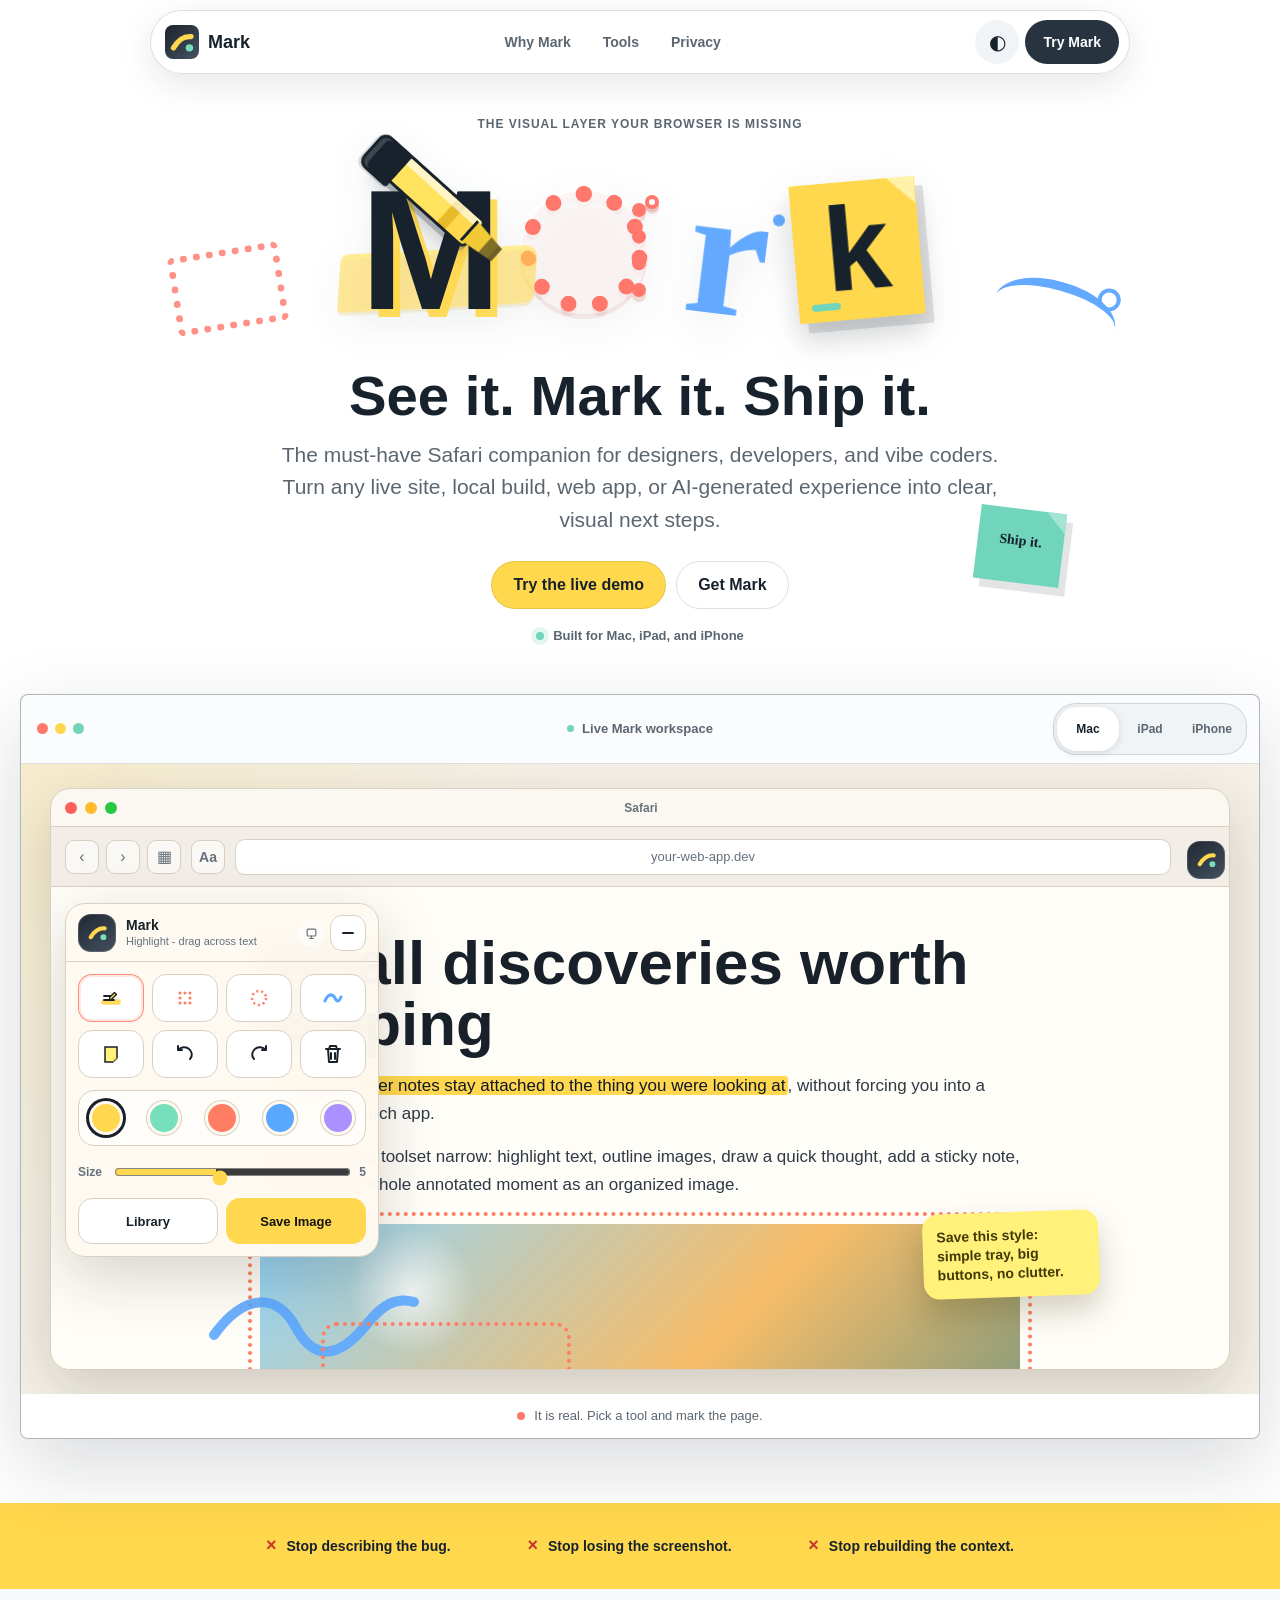
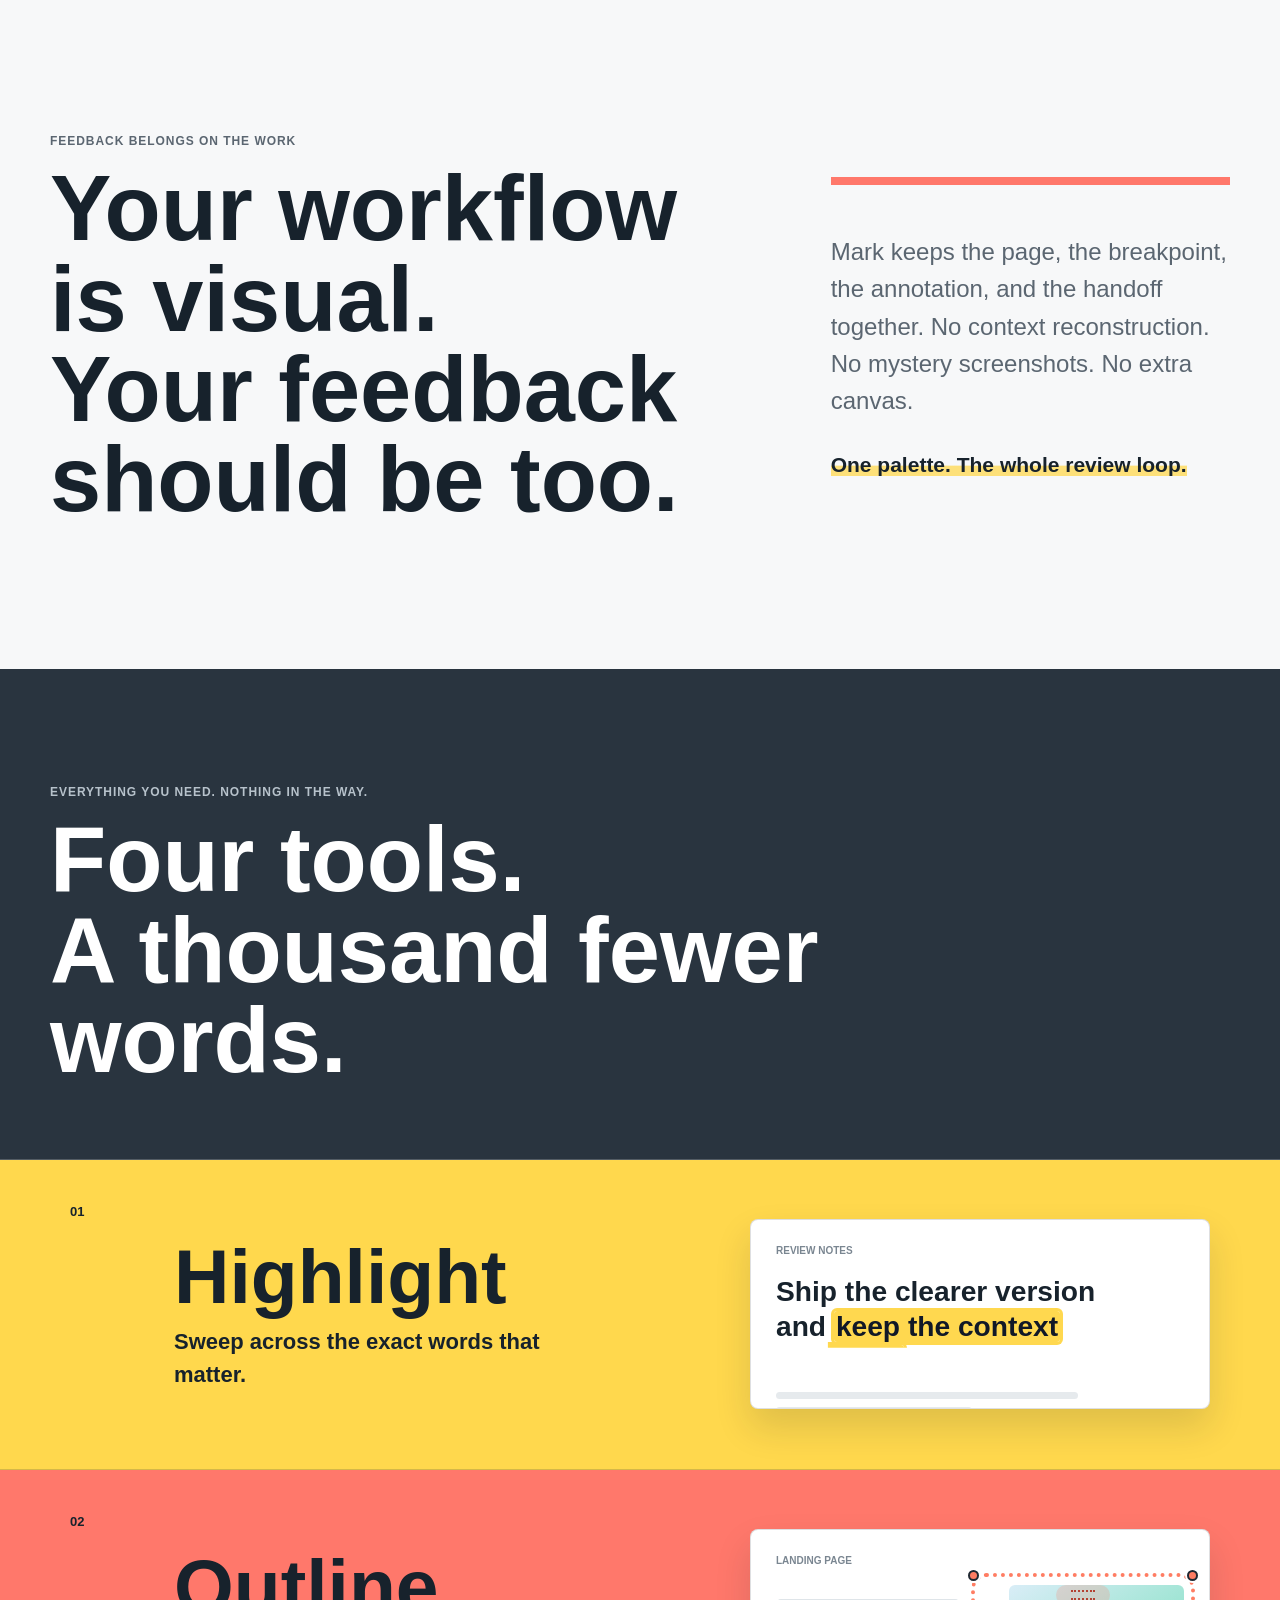
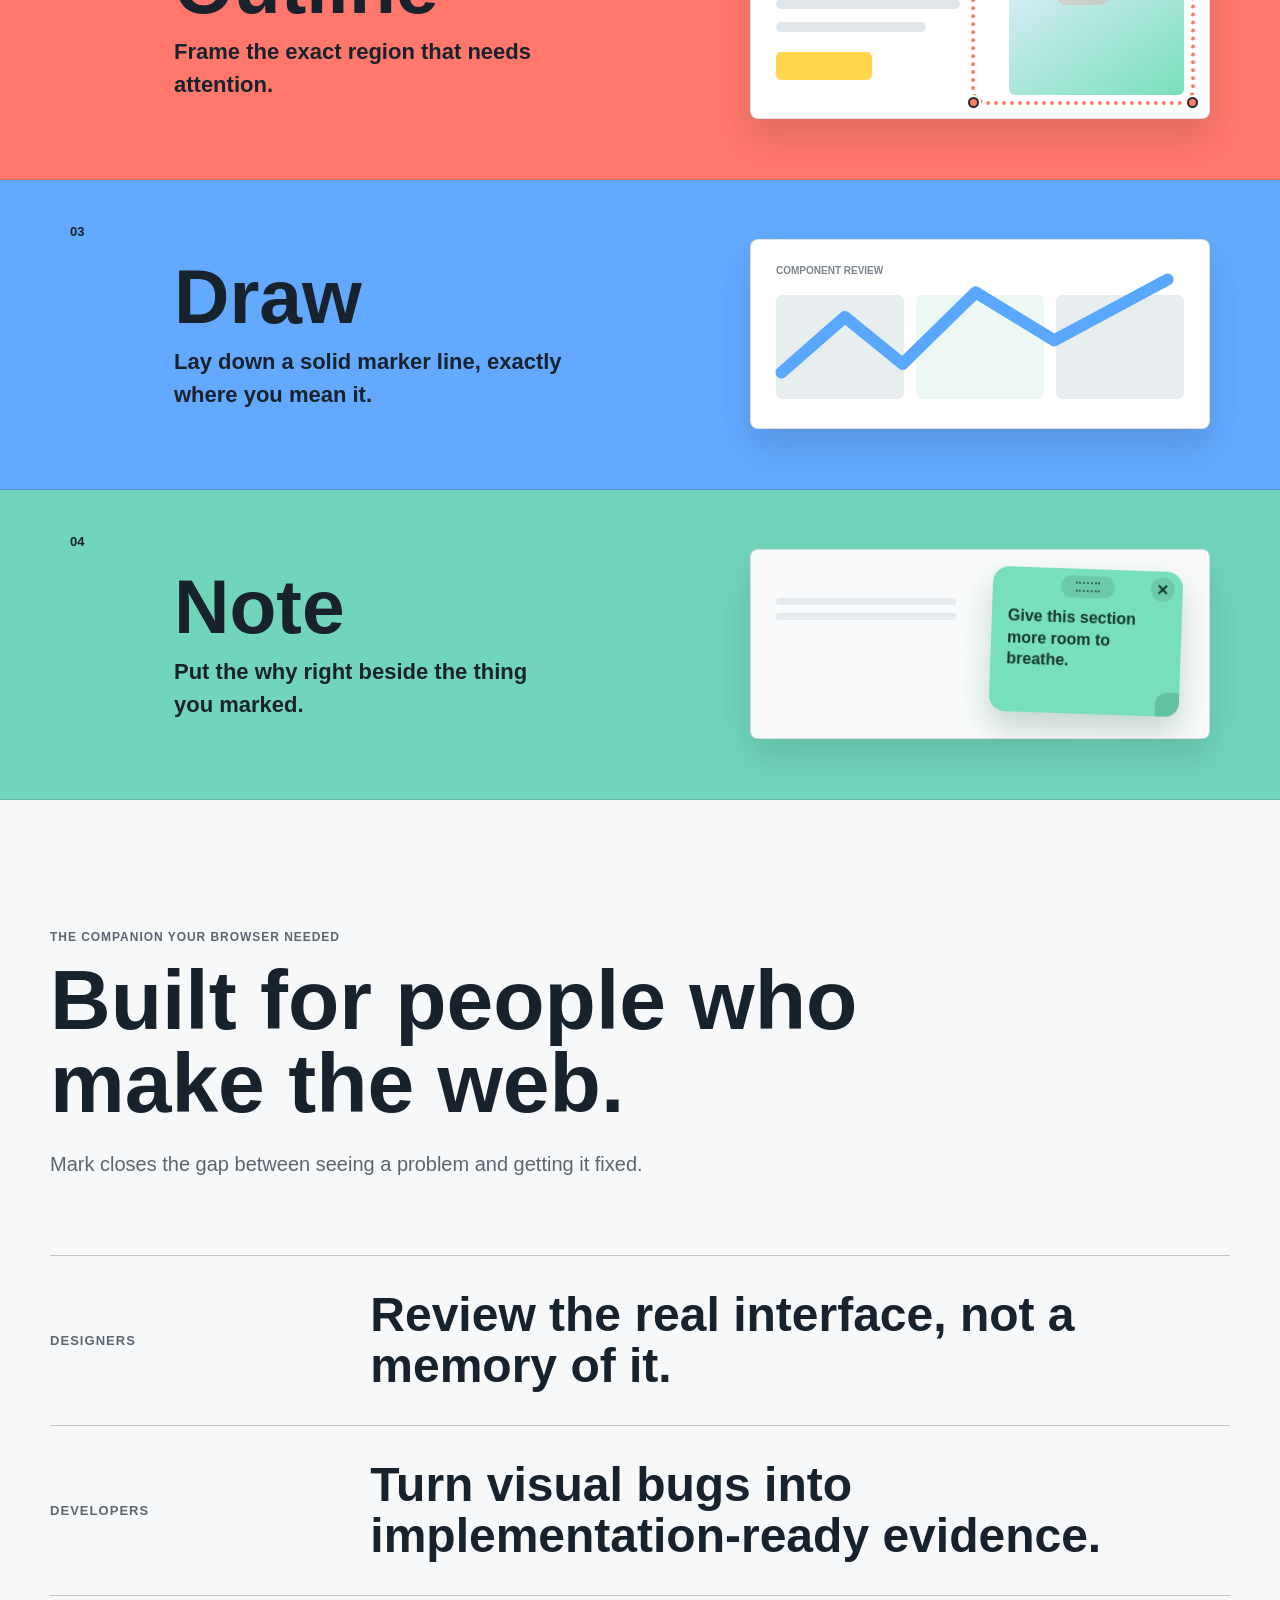
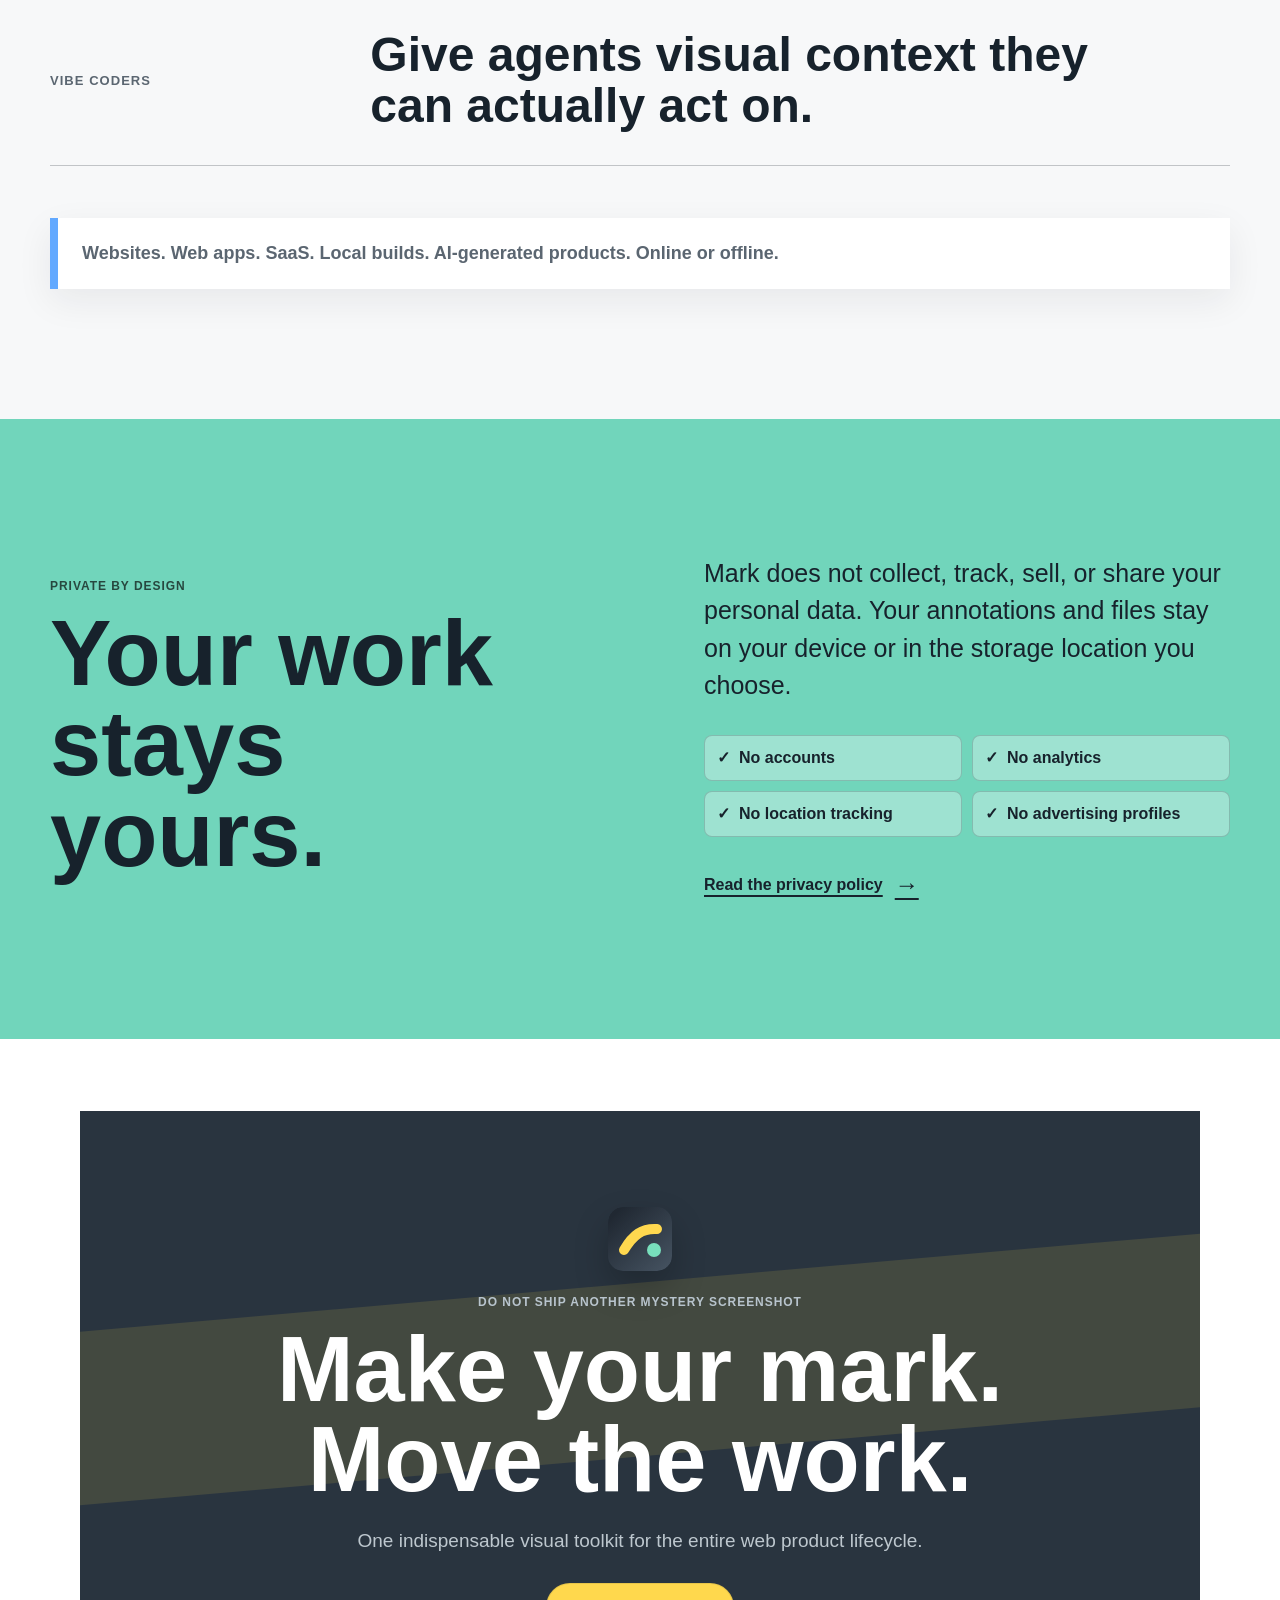
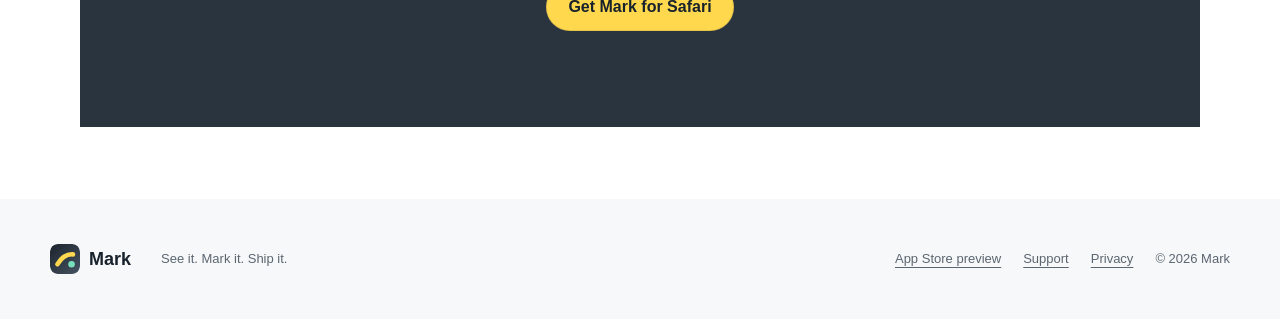
<file: index.html>
<!doctype html>
<html lang="en" data-theme="auto">
  <head>
    <meta charset="UTF-8" />
    <meta name="viewport" content="width=device-width, initial-scale=1, viewport-fit=cover" />
    <meta name="color-scheme" content="light dark" />
    <meta name="description" content="Mark is the visual website annotation companion for designers, developers, and vibe coders. Highlight, draw, note, save, and hand off feedback without losing context." />
    <meta name="keywords" content="website annotation, visual feedback, Safari extension, web design feedback, developer tools, QA screenshots" />
    <meta name="author" content="Michael Cruz" />
    <meta name="theme-color" content="#ffd84f" media="(prefers-color-scheme: light)" />
    <meta name="theme-color" content="#202832" media="(prefers-color-scheme: dark)" />
    <meta property="og:type" content="website" />
    <meta property="og:site_name" content="Mark" />
    <meta property="og:title" content="Mark - See it. Mark it. Ship it." />
    <meta property="og:description" content="Visual website annotation for designers, developers, and vibe coders. Highlight, draw, outline, note, and save the whole review." />
    <meta property="og:url" content="https://mark-website-y5hm.onrender.com/" />
    <meta property="og:image" content="https://mark-website-y5hm.onrender.com/social-card.png" />
    <meta property="og:image:width" content="1200" />
    <meta property="og:image:height" content="630" />
    <meta name="twitter:card" content="summary_large_image" />
    <meta name="twitter:title" content="Mark - See it. Mark it. Ship it." />
    <meta name="twitter:description" content="Visual website annotation for Safari." />
    <meta name="twitter:image" content="https://mark-website-y5hm.onrender.com/social-card.png" />
    <title>Mark - See it. Mark it. Ship it.</title>
    <link rel="canonical" href="https://mark-website-y5hm.onrender.com/" />
    <link rel="icon" href="./public/icon/32.png" sizes="32x32" />
    <link rel="apple-touch-icon" href="./public/icon/256.png" />
    <link rel="manifest" href="./site.webmanifest" />
    <link rel="stylesheet" href="./styles.css?v=10" />
  </head>
  <body>
    <a class="skip-link" href="#main">Skip to content</a>

    <header class="site-header" data-header>
      <a class="brand" href="#top" aria-label="Mark home" data-brand-logo>
        <svg class="brand-icon" width="34" height="34" viewBox="0 0 64 64" aria-hidden="true">
          <defs>
            <linearGradient id="header-mark-tile" x1="8" y1="6" x2="58" y2="60" gradientUnits="userSpaceOnUse">
              <stop stop-color="#202832" />
              <stop offset="1" stop-color="#43505e" />
            </linearGradient>
          </defs>
          <rect width="64" height="64" rx="15" fill="url(#header-mark-tile)" />
          <path d="M16 43C25 28 34 21 49 22" fill="none" stroke="#ffd84f" stroke-width="10" stroke-linecap="round" />
          <circle cx="46" cy="43" r="7" fill="#78dfbc" />
        </svg>
        <span>Mark</span>
      </a>
      <button class="nav-toggle control" type="button" aria-expanded="false" aria-controls="site-nav" data-nav-toggle>
        <span class="sr-only">Open navigation</span><span aria-hidden="true"></span><span aria-hidden="true"></span>
      </button>
      <nav class="site-nav" id="site-nav" aria-label="Primary" data-nav>
        <a href="#why">Why Mark</a><a href="#tools">Tools</a><a href="#privacy">Privacy</a>
      </nav>
      <div class="header-actions">
        <button class="theme-control control" type="button" aria-label="Appearance: Auto" title="Appearance: Auto" data-theme-toggle><span aria-hidden="true" data-theme-icon>◐</span></button>
        <button class="button button-small button-dark" type="button" data-open-purchase>Try Mark</button>
      </div>
    </header>

    <main id="main">
      <section class="hero" id="top" aria-labelledby="hero-heading">
        <div class="hero-mark mark-doodle-field reveal">
          <span class="doodle doodle-outline" aria-hidden="true"></span>
          <span class="doodle doodle-stroke" aria-hidden="true"></span>
          <span class="doodle doodle-note" aria-hidden="true">Ship it.</span>
          <p class="eyebrow">The visual layer your browser is missing</p>
          <h1 class="sr-only" id="hero-heading">Mark. See it, mark it, ship it.</h1>
          <button class="mark-mix-wordmark is-loading" type="button" aria-label="Replay the Mark wordmark animation" data-mark-wordmark>
            <span class="hero-mix-m">M<i class="hero-mix-marker" aria-hidden="true"></i></span>
            <span class="hero-mix-a" aria-hidden="true"><i></i></span>
            <span class="hero-mix-r" aria-hidden="true">r<i></i></span>
            <span class="hero-mix-k" aria-hidden="true"><b>k</b><i></i></span>
          </button>
          <p class="hero-statement">See it. Mark it. Ship it.</p>
          <p class="hero-support">The must-have Safari companion for designers, developers, and vibe coders. Turn any live site, local build, web app, or AI-generated experience into clear, visual next steps.</p>
          <div class="hero-actions">
            <a class="button button-primary" href="#live-product">Try the live demo</a>
            <button class="button button-quiet" type="button" data-open-purchase>Get Mark</button>
          </div>
          <p class="hero-proof"><span></span> Built for Mac, iPad, and iPhone</p>
        </div>

        <div class="product-experience reveal" id="live-product" data-product-experience>
          <div class="experience-bar">
            <div class="window-dots" aria-hidden="true"><i></i><i></i><i></i></div>
            <p><span></span> Live Mark workspace</p>
            <div class="device-switcher" role="group" aria-label="Preview device">
              <button type="button" class="is-active" aria-pressed="true" data-device="desktop">Mac</button>
              <button type="button" aria-pressed="false" data-device="tablet">iPad</button>
              <button type="button" aria-pressed="false" data-device="phone">iPhone</button>
            </div>
          </div>
          <div class="live-stage" data-device-stage="desktop">
            <iframe src="./demo/index.html?embed=1&simulate=12&accountControls=0&v=13" title="Interactive Mark annotation product preview" loading="eager" data-product-frame></iframe>
            <div class="frame-loading" aria-hidden="true" data-frame-loading><img src="./public/icon/mark.svg" alt="" width="58" height="58" /><span>Opening Mark</span></div>
          </div>
          <p class="experience-note"><span></span> It is real. Pick a tool and mark the page.</p>
        </div>
      </section>

      <section class="fomo-strip" aria-label="What Mark replaces">
        <p>Stop describing the bug.</p><p>Stop losing the screenshot.</p><p>Stop rebuilding the context.</p>
      </section>

      <section class="why section" id="why" aria-labelledby="why-title">
        <div class="why-heading reveal">
          <p class="eyebrow">Feedback belongs on the work</p>
          <h2 id="why-title">Your workflow is visual.<br />Your feedback should be too.</h2>
        </div>
        <div class="why-copy reveal">
          <p>Mark keeps the page, the breakpoint, the annotation, and the handoff together. No context reconstruction. No mystery screenshots. No extra canvas.</p>
          <strong>One palette. The whole review loop.</strong>
        </div>
      </section>

      <section class="tools" id="tools" aria-labelledby="tools-title">
        <div class="section tools-heading reveal">
          <p class="eyebrow">Everything you need. Nothing in the way.</p>
          <h2 id="tools-title">Four tools.<br />A thousand fewer words.</h2>
        </div>
        <div class="tool-bands">
          <article class="tool-band tool-highlight reveal">
            <span class="tool-number">01</span>
            <div class="tool-copy"><h3>Highlight</h3><p>Sweep across the exact words that matter.</p></div>
            <div class="tool-gesture gesture-highlight" aria-hidden="true">
              <div class="sample-page sample-copy">
                <span class="sample-label">Review notes</span>
                <p>Ship the clearer version and <mark>keep the context attached.</mark></p>
                <i class="sample-line sample-line-long"></i><i class="sample-line sample-line-short"></i>
              </div>
            </div>
          </article>
          <article class="tool-band tool-outline reveal">
            <span class="tool-number">02</span>
            <div class="tool-copy"><h3>Outline</h3><p>Frame the exact region that needs attention.</p></div>
            <div class="tool-gesture gesture-outline" aria-hidden="true">
              <div class="sample-page sample-layout">
                <span class="sample-label">Landing page</span>
                <div class="sample-layout-copy"><i></i><i></i><i></i></div>
                <div class="sample-layout-media"></div>
                <div class="true-outline"><b></b><i></i><i></i><i></i><i></i></div>
              </div>
            </div>
          </article>
          <article class="tool-band tool-marker reveal">
            <span class="tool-number">03</span>
            <div class="tool-copy"><h3>Draw</h3><p>Lay down a solid marker line, exactly where you mean it.</p></div>
            <div class="tool-gesture gesture-marker" aria-hidden="true">
              <div class="sample-page sample-draw">
                <span class="sample-label">Component review</span>
                <div class="sample-draw-row"><i></i><i></i><i></i></div>
                <svg viewBox="0 0 420 176" preserveAspectRatio="none">
                  <path d="M28 124 L86 72 L139 116 L206 49 L278 94 L382 37" />
                </svg>
              </div>
            </div>
          </article>
          <article class="tool-band tool-note reveal">
            <span class="tool-number">04</span>
            <div class="tool-copy"><h3>Note</h3><p>Put the why right beside the thing you marked.</p></div>
            <div class="tool-gesture gesture-note" aria-hidden="true">
              <div class="sample-page sample-note-page">
                <i class="sample-line sample-line-long"></i><i class="sample-line sample-line-short"></i>
                <div class="true-note"><span class="note-grip"></span><b class="note-close"></b><p>Give this section more room to breathe.</p><i class="note-corner"></i></div>
              </div>
            </div>
          </article>
        </div>
      </section>

      <section class="people section" aria-labelledby="people-title">
        <div class="people-intro reveal">
          <p class="eyebrow">The companion your browser needed</p>
          <h2 id="people-title">Built for people who make the web.</h2>
          <p>Mark closes the gap between seeing a problem and getting it fixed.</p>
        </div>
        <div class="people-list">
          <article class="reveal"><span>Designers</span><h3>Review the real interface, not a memory of it.</h3></article>
          <article class="reveal"><span>Developers</span><h3>Turn visual bugs into implementation-ready evidence.</h3></article>
          <article class="reveal"><span>Vibe coders</span><h3>Give agents visual context they can actually act on.</h3></article>
        </div>
        <p class="people-scope reveal">Websites. Web apps. SaaS. Local builds. AI-generated products. Online or offline.</p>
      </section>

      <section class="privacy-section" id="privacy" aria-labelledby="privacy-title">
        <div class="privacy-inner section reveal">
          <div><p class="eyebrow">Private by design</p><h2 id="privacy-title">Your work stays yours.</h2></div>
          <div class="privacy-copy">
            <p>Mark does not collect, track, sell, or share your personal data. Your annotations and files stay on your device or in the storage location you choose.</p>
            <ul><li>No accounts</li><li>No analytics</li><li>No location tracking</li><li>No advertising profiles</li></ul>
            <a href="./privacy.html">Read the privacy policy <span aria-hidden="true">→</span></a>
          </div>
        </div>
      </section>

      <section class="closing" aria-labelledby="closing-title">
        <div class="closing-inner reveal">
          <img src="./public/icon/mark.svg" alt="" width="64" height="64" />
          <p class="eyebrow">Do not ship another mystery screenshot</p>
          <h2 id="closing-title">Make your mark.<br />Move the work.</h2>
          <p>One indispensable visual toolkit for the entire web product lifecycle.</p>
          <button class="button button-primary" type="button" data-open-purchase>Get Mark for Safari</button>
        </div>
      </section>
    </main>

    <footer class="site-footer">
      <a class="brand" href="#top"><img src="./public/icon/mark.svg" alt="" width="30" height="30" /><span>Mark</span></a>
      <p>See it. Mark it. Ship it.</p>
      <div><a href="./app-store.html">App Store preview</a><a href="./support.html">Support</a><a href="./privacy.html">Privacy</a><span>© <span data-year></span> Mark</span></div>
    </footer>

    <dialog class="purchase-dialog" data-purchase-dialog aria-labelledby="purchase-title">
      <form method="dialog">
        <button class="dialog-close control" value="close" aria-label="Close purchase options">×</button>
        <img src="./public/icon/mark.svg" alt="" width="48" height="48" />
        <p class="eyebrow">Mark for Safari</p>
        <h2 id="purchase-title">Be first to make your mark.</h2>
        <p>Try every Mark tool free for 30 days without subscribing or automatic charges. Then choose monthly or yearly access, billed by Apple.</p>
        <div class="plan-options" aria-label="Subscription options"><div><span>$2.99/month</span><small>Monthly access</small></div><div class="is-featured"><span>$19.99/year</span><small>Save 44% compared with monthly</small></div></div>
        <p>US prices shown; local prices appear before purchase. Both plans include the same tools. A paid subscription is required after evaluation for tools and new captures. Saved captures remain accessible. Subscriptions renew automatically until canceled.</p>
        <a class="button button-primary button-full" href="mailto:?subject=Keep%20me%20posted%20about%20Mark">Keep me posted</a>
        <small class="dialog-note">No purchase is made from this preview.</small>
      </form>
    </dialog>
    <script src="./site.js?v=8" defer></script>
  </body>
</html>
</file>
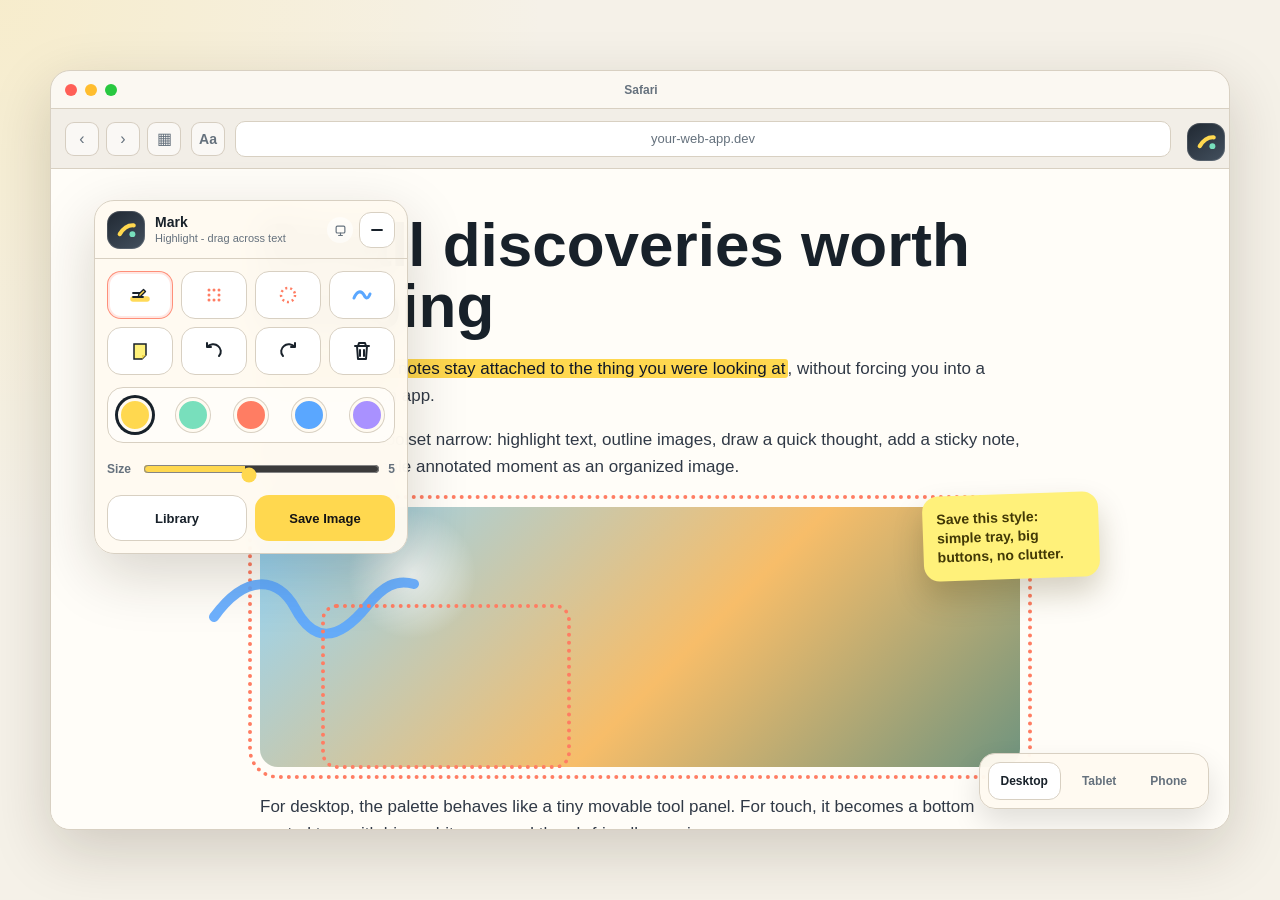
<file: demo/index.html>
<!doctype html>
<html lang="en">
<head>
  <meta charset="utf-8">
  <meta name="viewport" content="width=device-width, initial-scale=1">
  <title>Mark Annotation Palette Prototype</title>
  <style>
    :root {
      color-scheme: light;
      --ink: #18212a;
      --muted: #65717d;
      --page: #f5f1e8;
      --page-glow: rgba(255,216,79,.18);
      --browser: #fbf8f2;
      --toolbar: #f2eee7;
      --surface: #fffaf1;
      --panel: rgba(255, 250, 241, .94);
      --field: #ffffff;
      --soft-field: rgba(255,255,255,.58);
      --button-border: rgba(205, 196, 181, .8);
      --line: #d8d0c2;
      --article: #fffdf8;
      --article-text: #303946;
      --toast-bg: #1f252d;
      --toast-ink: #fffaf1;
      --shadow: 0 20px 60px rgba(38, 28, 12, .18);
      --dark: #202832;
      --yellow: #ffd84f;
      --mint: #78dfbc;
      --coral: #ff7d63;
      --blue: #5aa7ff;
      --violet: #a991ff;
      --tap: 48px;
    }

    @media (prefers-color-scheme: dark) {
      :root {
        color-scheme: dark;
        --ink: #f7f2e8;
        --muted: #adb6c0;
        --page: #15181d;
        --page-glow: rgba(255,216,79,.08);
        --browser: #242932;
        --toolbar: #2b3039;
        --surface: #242832;
        --panel: rgba(36, 40, 50, .94);
        --field: #1e2229;
        --soft-field: rgba(255,255,255,.05);
        --button-border: rgba(255,255,255,.08);
        --line: #3b424d;
        --article: #20242b;
        --article-text: #dfe3e8;
        --toast-bg: #f7f2e8;
        --toast-ink: #172029;
        --shadow: 0 20px 60px rgba(0, 0, 0, .42);
      }
    }

    body[data-theme="light"] {
      color-scheme: light;
      --ink: #18212a;
      --muted: #65717d;
      --page: #f5f1e8;
      --page-glow: rgba(255,216,79,.18);
      --browser: #fbf8f2;
      --toolbar: #f2eee7;
      --surface: #fffaf1;
      --panel: rgba(255, 250, 241, .94);
      --field: #ffffff;
      --soft-field: rgba(255,255,255,.58);
      --button-border: rgba(205, 196, 181, .8);
      --line: #d8d0c2;
      --article: #fffdf8;
      --article-text: #303946;
      --toast-bg: #1f252d;
      --toast-ink: #fffaf1;
      --shadow: 0 20px 60px rgba(38, 28, 12, .18);
    }

    body[data-theme="dark"] {
      color-scheme: dark;
      --ink: #f7f2e8;
      --muted: #adb6c0;
      --page: #15181d;
      --page-glow: rgba(255,216,79,.08);
      --browser: #242932;
      --toolbar: #2b3039;
      --surface: #242832;
      --panel: rgba(36, 40, 50, .94);
      --field: #1e2229;
      --soft-field: rgba(255,255,255,.05);
      --button-border: rgba(255,255,255,.08);
      --line: #3b424d;
      --article: #20242b;
      --article-text: #dfe3e8;
      --toast-bg: #f7f2e8;
      --toast-ink: #172029;
      --shadow: 0 20px 60px rgba(0, 0, 0, .42);
    }

    * {
      box-sizing: border-box;
    }

    @keyframes tool-glow {
      0%, 100% { box-shadow: inset 0 0 0 2px rgba(255, 125, 99, .18), 0 0 0 rgba(255, 216, 79, 0); }
      50% { box-shadow: inset 0 0 0 2px rgba(255, 125, 99, .22), 0 0 0 4px rgba(255, 216, 79, .10); }
    }

    @keyframes object-in {
      from { opacity: 0; transform: scale(.96); }
      to { opacity: 1; transform: scale(1); }
    }

    @keyframes note-in {
      from { opacity: 0; transform: rotate(2deg) scale(.96); }
      to { opacity: 1; transform: rotate(2deg) scale(1); }
    }

    @keyframes object-out {
      to { opacity: 0; transform: scale(.88); filter: blur(2px); }
    }

    @keyframes card-in {
      from { opacity: 0; transform: translateY(8px) scale(.98); }
      to { opacity: 1; transform: translateY(0) scale(1); }
    }

    @keyframes icon-breathe {
      0%, 100% { transform: translateY(0) rotate(0); }
      35% { transform: translateY(-4px) rotate(-7deg) scale(1.12); }
      68% { transform: translateY(1px) rotate(4deg) scale(.98); }
    }

    @keyframes icon-pop {
      0% { transform: scale(1); }
      36% { transform: scale(.68) rotate(-9deg); }
      72% { transform: scale(1.28) rotate(6deg); }
      100% { transform: scale(1); }
    }

    @keyframes button-pop {
      0% { transform: translateY(0) scale(1); }
      45% { transform: translateY(-3px) scale(.96); }
      78% { transform: translateY(-1px) scale(1.08); }
      100% { transform: translateY(0) scale(1); }
    }

    @keyframes color-bloom {
      0%, 100% { transform: scale(1); filter: saturate(1); }
      50% { transform: scale(1.08); filter: saturate(1.22) brightness(1.04); }
    }

    @keyframes color-ripple {
      0% { transform: scale(.82); opacity: .58; }
      100% { transform: scale(1.55); opacity: 0; }
    }

    @keyframes icon-send {
      0%, 100% { transform: translate(0, 0); }
      45% { transform: translate(5px, -7px) rotate(8deg); }
      72% { transform: translate(-1px, 1px); }
    }

    @keyframes icon-trash-lid {
      0%, 100% { transform: rotate(0) translateY(0); }
      35% { transform: rotate(-22deg) translate(-2px, -2px); }
      70% { transform: rotate(8deg) translate(1px, 0); }
    }

    @keyframes icon-trash-body {
      0%, 100% { transform: translateY(0); }
      42% { transform: translateY(1.5px) rotate(.5deg); }
      70% { transform: translateY(-.5px); }
    }

    body {
      margin: 0;
      min-height: 100vh;
      color: var(--ink);
      background:
        radial-gradient(circle at top left, var(--page-glow), transparent 34rem),
        var(--page);
      font-family: ui-sans-serif, -apple-system, BlinkMacSystemFont, "SF Pro Text", "Segoe UI", sans-serif;
      overflow: hidden;
    }

    button,
    input {
      font: inherit;
    }

    button {
      -webkit-tap-highlight-color: transparent;
    }

    .demo-shell {
      min-height: 100vh;
      padding: 24px;
      display: grid;
      place-items: center;
    }

    .browser-window {
      width: min(1180px, 100%);
      height: min(760px, calc(100vh - 48px));
      border: 1px solid var(--line);
      border-radius: 20px;
      background: var(--browser);
      overflow: hidden;
      box-shadow: var(--shadow);
      position: relative;
    }

    .browser-window .window-top,
    .browser-window .browser-toolbar,
    .browser-window .page,
    .browser-window .palette {
      transition: filter .18s ease, opacity .18s ease;
    }

    .browser-window.library-focus .window-top,
    .browser-window.library-focus .browser-toolbar,
    .browser-window.library-focus .page,
    .browser-window.library-focus .palette {
      filter: blur(2.5px) saturate(.92);
      opacity: .72;
      pointer-events: none;
    }

    .window-top {
      height: 38px;
      border-bottom: 1px solid var(--line);
      display: flex;
      align-items: center;
      padding: 0 14px;
      gap: 8px;
    }

    .traffic {
      width: 12px;
      height: 12px;
      border-radius: 50%;
    }

    .window-title {
      flex: 1;
      text-align: center;
      color: var(--muted);
      font-size: 12px;
      font-weight: 700;
      padding-right: 58px;
    }

    .browser-toolbar {
      min-height: 60px;
      padding: 10px 14px;
      display: grid;
      grid-template-columns: auto auto minmax(260px, 1fr) auto;
      gap: 10px;
      align-items: center;
      border-bottom: 1px solid var(--line);
      background: var(--toolbar);
    }

    .nav-set,
    .browser-actions {
      display: flex;
      gap: 7px;
      align-items: center;
    }

    .chrome-button,
    .mark-toolbar-button {
      width: 34px;
      height: 34px;
      border: 1px solid var(--button-border);
      border-radius: 9px;
      background: var(--soft-field);
      color: var(--muted);
      display: grid;
      place-items: center;
      line-height: 0;
    }

    .chrome-button svg,
    .mark-toolbar-button svg {
      display: block;
    }

    .mark-toolbar-button {
      border: 0;
      background: transparent;
      cursor: pointer;
    }

    .address {
      height: 36px;
      border: 1px solid var(--line);
      border-radius: 10px;
      background: var(--field);
      display: flex;
      align-items: center;
      justify-content: center;
      color: var(--muted);
      font-size: 13px;
      min-width: 0;
      white-space: nowrap;
      overflow: hidden;
      text-overflow: ellipsis;
    }

    .reader-button {
      font-size: 14px;
      font-weight: 700;
    }

    .page {
      height: calc(100% - 98px);
      overflow: auto;
      background: var(--article);
      position: relative;
    }

    .page:not(.is-highlighter),
    .page:not(.is-highlighter) * {
      user-select: none !important;
      -webkit-user-select: none !important;
      -webkit-touch-callout: none !important;
    }

    .page .annotation-note-text,
    .page .annotation-note-text * {
      user-select: text !important;
      -webkit-user-select: text !important;
      -webkit-touch-callout: default !important;
    }

    .page.is-highlighter ::selection {
      background: transparent;
      color: inherit;
    }

    .page.is-highlighter {
      touch-action: none;
    }

    .annotation-highlight-preview-layer {
      position: fixed;
      inset: 0;
      z-index: 2147483000;
      overflow: hidden;
      pointer-events: none;
      contain: strict;
    }

    .annotation-highlight-preview-stroke {
      position: absolute;
      display: block;
      margin: 0;
      padding: 0;
      border: 0;
      border-radius: 4px;
      background: var(--highlight-preview-color, #ffd84f);
      opacity: .58;
      pointer-events: none;
      will-change: left, top, width, height;
      transition: left .045s linear, top .045s linear, width .045s linear, height .08s ease;
    }

    .article {
      width: min(760px, calc(100% - 48px));
      margin: 0 auto;
      padding: 46px 0 120px;
    }

    .article h1 {
      margin: 0 0 18px;
      font-size: clamp(32px, 5vw, 62px);
      letter-spacing: 0;
      line-height: .98;
      max-width: 720px;
    }

    .article p {
      margin: 0 0 16px;
      color: var(--article-text);
      font-size: 17px;
      line-height: 1.62;
    }

    .hero-image {
      height: 260px;
      margin: 26px 0;
      border-radius: 18px;
      background:
        radial-gradient(circle at 20% 26%, rgba(255,255,255,.72), transparent 10%),
        linear-gradient(135deg, #8fd6ff, #f7bd69 56%, #6f947f);
      outline: 4px dotted var(--coral);
      outline-offset: 8px;
      position: relative;
    }

    .highlight {
      background: var(--yellow);
      color: #111827;
      border-radius: 3px;
      padding: 0 2px;
      box-decoration-break: clone;
      -webkit-box-decoration-break: clone;
    }

    .ink-stroke {
      position: absolute;
      width: 220px;
      height: 90px;
      left: 13%;
      top: 390px;
      pointer-events: none;
    }

    .note {
      position: absolute;
      right: 11%;
      top: 325px;
      width: 176px;
      border-radius: 16px;
      padding: 14px;
      background: #fff17a;
      color: #423906;
      box-shadow: 0 16px 30px rgba(62, 48, 0, .22);
      transform: rotate(-2deg);
      font-size: 14px;
      line-height: 1.35;
      font-weight: 760;
    }

    .annotation-layer {
      position: absolute;
      inset: 0;
      pointer-events: none;
      z-index: 2;
    }

    .annotation-layer svg {
      position: absolute;
      inset: 0;
      width: 100%;
      height: 100%;
      overflow: visible;
    }

    .annotation-drawing-object {
      position: absolute;
      inset: 0;
      pointer-events: none;
      overflow: visible;
    }

    .annotation-drawing-object svg {
      pointer-events: none;
    }

    .annotation-drawing-object path {
      pointer-events: stroke;
      cursor: pointer;
    }

    .annotation-drawing-object.is-selected path {
      filter: drop-shadow(0 0 4px rgba(255,255,255,.88));
    }

    .annotation-drawing-remove {
      position: absolute;
      width: 28px;
      height: 28px;
      border: 0;
      border-radius: 999px;
      background: color-mix(in srgb, currentColor 22%, white 72%);
      color: #202832;
      cursor: pointer;
      pointer-events: auto;
      touch-action: manipulation;
      padding: 0;
      opacity: 0;
      box-shadow: 0 0 0 1px rgba(32,40,50,.16), 0 6px 16px rgba(0,0,0,.16);
      transition: opacity .14s ease, transform .14s ease;
    }

    .annotation-drawing-object:hover .annotation-drawing-remove,
    .annotation-drawing-object.is-selected .annotation-drawing-remove,
    .annotation-drawing-object:focus-within .annotation-drawing-remove {
      opacity: 1;
    }

    .annotation-drawing-remove::before,
    .annotation-drawing-remove::after {
      content: "";
      position: absolute;
      left: 50%;
      top: 50%;
      width: 12px;
      height: 2px;
      border-radius: 999px;
      background: currentColor;
      transform: translate(-50%, -50%) rotate(45deg);
    }

    .annotation-drawing-remove::after {
      transform: translate(-50%, -50%) rotate(-45deg);
    }

    .annotation-text-highlight {
      display: inline;
      margin: 0;
      padding: 0;
      border: 0;
      border-radius: 3px;
      background: var(--highlight-color, #ffd84f);
      color: var(--highlight-ink, #111827);
      text-decoration: none !important;
      text-decoration-line: none !important;
      text-decoration-color: transparent !important;
      box-shadow: 0 0 0 var(--highlight-spread, 2px) var(--highlight-color, #ffd84f);
      box-decoration-break: clone;
      -webkit-box-decoration-break: clone;
      cursor: pointer;
      transition: box-shadow .16s ease, opacity .16s ease, filter .16s ease;
    }

    .annotation-text-highlight.is-selected {
      filter: saturate(1.14);
      box-shadow: 0 0 0 var(--highlight-spread, 2px) var(--highlight-color, #ffd84f), 0 0 5px rgba(23, 26, 32, .22);
    }

    .annotation-outline {
      position: absolute;
      width: 170px;
      height: 110px;
      border: 4px dotted currentColor;
      border-radius: 16px;
      transform: translate(-50%, -50%);
      pointer-events: auto;
      touch-action: none;
      box-sizing: border-box;
    }

    .annotation-outline.has-handles {
      width: 250px;
      height: 165px;
      transform: none;
      animation: object-in .18s ease both;
    }

    .annotation-outline.is-circle {
      border-radius: 999px;
    }

    .annotation-outline.is-selected {
      box-shadow: none;
    }

    .annotation-outline-grip {
      position: absolute;
      left: 50%;
      top: 8px;
      width: 56px;
      height: 24px;
      border: 0;
      border-radius: 999px;
      background: color-mix(in srgb, currentColor 22%, transparent);
      cursor: grab;
      pointer-events: auto;
      touch-action: none;
      transform: translateX(-50%);
      z-index: 4;
      padding: 0;
      opacity: 0;
      transition: opacity .14s ease, transform .14s ease, background-color .14s ease;
    }

    .annotation-outline-grip::after {
      content: "";
      position: absolute;
      left: 50%;
      top: 50%;
      width: 25px;
      height: 6px;
      border-top: 2px dotted currentColor;
      border-bottom: 2px dotted currentColor;
      transform: translate(-50%, -50%);
    }

    .annotation-outline-remove {
      position: absolute;
      top: 8px;
      right: 8px;
      width: 28px;
      height: 28px;
      border: 0;
      border-radius: 999px;
      background: color-mix(in srgb, currentColor 22%, white 72%);
      color: #202832;
      cursor: pointer;
      pointer-events: auto;
      touch-action: manipulation;
      z-index: 5;
      padding: 0;
      box-shadow: 0 0 0 1px rgba(32, 40, 50, .16), 0 6px 16px rgba(0, 0, 0, .16);
      opacity: 0;
      transition: opacity .14s ease, transform .14s ease, background-color .14s ease;
    }

    .annotation-outline-remove::before,
    .annotation-outline-remove::after {
      content: "";
      position: absolute;
      left: 50%;
      top: 50%;
      width: 12px;
      height: 2px;
      border-radius: 999px;
      background: currentColor;
      transform: translate(-50%, -50%) rotate(45deg);
    }

    .annotation-outline-remove::after {
      transform: translate(-50%, -50%) rotate(-45deg);
    }

    .annotation-handle {
      position: absolute;
      z-index: 3;
      width: 30px;
      height: 30px;
      margin: -15px 0 0 -15px;
      border-radius: 999px;
      background: transparent;
      pointer-events: auto;
      touch-action: none;
      opacity: 0;
      transition: opacity .14s ease;
    }

    .annotation-outline:hover .annotation-outline-grip,
    .annotation-outline:hover .annotation-outline-remove,
    .annotation-outline:hover .annotation-handle,
    .annotation-outline.is-selected .annotation-outline-grip,
    .annotation-outline.is-selected .annotation-outline-remove,
    .annotation-outline.is-selected .annotation-handle,
    .annotation-outline:focus-within .annotation-outline-grip,
    .annotation-outline:focus-within .annotation-outline-remove,
    .annotation-outline:focus-within .annotation-handle {
      opacity: 1;
    }

    .annotation-handle::after {
      content: "";
      position: absolute;
      left: 50%;
      top: 50%;
      width: 11px;
      height: 11px;
      border: 2px solid #202832;
      border-radius: 999px;
      background: currentColor;
      box-shadow: 0 0 0 2px rgba(255,255,255,.9), 0 4px 10px rgba(0,0,0,.22);
      transform: translate(-50%, -50%);
    }

    .annotation-handle--nw { left: 0; top: 0; cursor: nwse-resize; }
    .annotation-handle--n { left: 50%; top: 0; cursor: ns-resize; }
    .annotation-handle--ne { left: 100%; top: 0; cursor: nesw-resize; }
    .annotation-handle--e { left: 100%; top: 50%; cursor: ew-resize; }
    .annotation-handle--se { left: 100%; top: 100%; cursor: nwse-resize; }
    .annotation-handle--s { left: 50%; top: 100%; cursor: ns-resize; }
    .annotation-handle--sw { left: 0; top: 100%; cursor: nesw-resize; }
    .annotation-handle--w { left: 0; top: 50%; cursor: ew-resize; }

    @media (prefers-color-scheme: dark) {
      .annotation-handle::after {
        border-color: #202832;
        box-shadow: 0 0 0 2px rgba(255,255,255,.9), 0 4px 10px rgba(0,0,0,.22);
      }
    }

    .annotation-note {
      position: absolute;
      width: 152px;
      min-height: 104px;
      border-radius: 16px;
      padding: 30px 14px 24px;
      background: var(--note-color, #fff17a);
      color: #423906;
      box-shadow: 0 16px 30px rgba(62, 48, 0, .22);
      transform: rotate(2deg);
      font-size: 14px;
      line-height: 1.35;
      font-weight: 760;
      outline: none;
      white-space: pre-wrap;
      overflow-wrap: anywhere;
      user-select: none;
      -webkit-user-select: none;
      box-sizing: border-box;
      isolation: isolate;
      animation: note-in .18s ease both;
    }

    .annotation-removing {
      pointer-events: none;
      animation: object-out .18s ease forwards;
    }

    .annotation-note-text {
      display: block;
      width: 100%;
      min-height: 50px;
      box-sizing: border-box;
      border: 0;
      border-radius: 10px;
      padding: 0;
      margin: 0;
      background: transparent;
      color: inherit;
      font: inherit;
      resize: none;
      outline: none;
      overflow: hidden;
      cursor: text;
      pointer-events: auto;
      user-select: text;
      -webkit-user-select: text;
      appearance: none;
      -webkit-appearance: none;
      position: relative;
      z-index: 1;
    }

    .annotation-note-text::placeholder {
      color: rgba(66, 57, 6, .52);
      opacity: 1;
    }

    .annotation-note::after {
      content: "";
      position: absolute;
      right: 0;
      bottom: 0;
      width: 24px;
      height: 24px;
      border-radius: 12px 0 14px 0;
      background: color-mix(in srgb, var(--note-color, #fff17a) 72%, #9d7a00);
    }

    .annotation-note-grip {
      position: absolute;
      top: 6px;
      left: 50%;
      width: 54px;
      height: 22px;
      border: 0;
      border-radius: 11px;
      background: rgba(66, 57, 6, .12);
      color: #423906;
      cursor: grab;
      touch-action: none;
      opacity: 0;
      transition: opacity .14s ease, transform .14s ease, background-color .14s ease;
      transform: translateX(-50%);
      pointer-events: auto;
      z-index: 3;
      padding: 0;
    }

    .annotation-note-grip::after {
      content: "";
      position: absolute;
      left: 50%;
      top: 50%;
      width: 24px;
      height: 6px;
      border-top: 2px dotted rgba(66, 57, 6, .65);
      border-bottom: 2px dotted rgba(66, 57, 6, .65);
      transform: translate(-50%, -50%);
    }

    .annotation-note-remove {
      position: absolute;
      top: 6px;
      right: 7px;
      width: 24px;
      height: 24px;
      border: 0;
      border-radius: 999px;
      background: rgba(66, 57, 6, .12);
      color: #423906;
      cursor: pointer;
      opacity: 0;
      transition: opacity .14s ease, transform .14s ease, background-color .14s ease;
      pointer-events: auto;
      touch-action: manipulation;
      z-index: 4;
      padding: 0;
    }

    .annotation-note-remove::before,
    .annotation-note-remove::after {
      content: "";
      position: absolute;
      left: 50%;
      top: 50%;
      width: 11px;
      height: 2px;
      border-radius: 999px;
      background: currentColor;
      transform: translate(-50%, -50%) rotate(45deg);
    }

    .annotation-note-remove::after {
      transform: translate(-50%, -50%) rotate(-45deg);
    }

    .annotation-note-resize {
      position: absolute;
      right: 0;
      bottom: 0;
      width: 32px;
      height: 32px;
      border: 0;
      background: transparent;
      border-radius: 12px 0 14px 0;
      cursor: nwse-resize;
      touch-action: none;
      opacity: 0;
      transition: opacity .14s ease;
      pointer-events: auto;
      z-index: 5;
      padding: 0;
    }

    .annotation-note-resize::after {
      content: none;
    }

    .annotation-note:hover .annotation-note-grip,
    .annotation-note:hover .annotation-note-remove,
    .annotation-note:hover .annotation-note-resize,
    .annotation-note.is-selected .annotation-note-grip,
    .annotation-note.is-selected .annotation-note-remove,
    .annotation-note.is-selected .annotation-note-resize,
    .annotation-note:focus-within .annotation-note-grip,
    .annotation-note:focus-within .annotation-note-remove,
    .annotation-note:focus-within .annotation-note-resize {
      opacity: 1;
    }

    .save-toast {
      position: absolute;
      left: 50%;
      bottom: 96px;
      transform: translateX(-50%) translateY(12px);
      z-index: 20;
      min-width: 48px;
      height: 48px;
      padding: 0 14px;
      border-radius: 16px;
      background: var(--toast-bg);
      color: var(--toast-ink);
      box-shadow: 0 16px 30px rgba(0, 0, 0, .22);
      display: grid;
      place-items: center;
      opacity: 0;
      pointer-events: none;
      transition: opacity .18s ease, transform .18s ease;
    }

    .save-toast.show {
      opacity: 1;
      transform: translateX(-50%) translateY(0);
    }

    .save-toast span {
      font-size: 12px;
      font-weight: 850;
      white-space: nowrap;
    }

    .palette {
      position: absolute;
      left: 42px;
      top: 128px;
      z-index: 10;
      width: 314px;
      max-width: calc(100% - 28px);
      border: 1px solid var(--line);
      border-radius: 20px;
      background: var(--panel);
      box-shadow: var(--shadow);
      overflow: hidden;
      touch-action: none;
      backdrop-filter: blur(18px);
      perspective: 1000px;
    }

    .palette.is-turning {
      animation: palette-turn .58s cubic-bezier(.2, .82, .22, 1);
    }

    @keyframes palette-turn {
      0%, 100% { transform: perspective(1000px) rotateY(0) scale(1); }
      48% { transform: perspective(1000px) rotateY(-7deg) scale(.97); }
      52% { transform: perspective(1000px) rotateY(7deg) scale(.97); }
    }

    .palette.is-minimized {
      width: 64px;
      height: 64px;
      border-radius: 20px;
      cursor: grab;
    }

    .palette-header {
      height: 58px;
      display: flex;
      align-items: center;
      gap: 10px;
      padding: 10px 12px;
      border-bottom: 1px solid var(--line);
      cursor: grab;
      user-select: none;
      position: relative;
    }

    .palette.is-minimized .palette-header {
      border: 0;
      height: 100%;
      justify-content: center;
      padding: 0;
    }

    .brand-mark {
      width: 38px;
      height: 38px;
      border-radius: 13px;
      background: linear-gradient(145deg, #202832, #43505e);
      display: grid;
      place-items: center;
      flex: 0 0 auto;
      box-shadow: inset 0 0 0 1px rgba(255,255,255,.14);
    }

    .palette-logo-button {
      width: 38px;
      height: 38px;
      padding: 0;
      border: 0;
      border-radius: 13px;
      background: transparent;
      color: inherit;
      display: grid;
      place-items: center;
      cursor: pointer;
      flex: 0 0 auto;
    }

    .palette-logo-button:disabled {
      cursor: default;
    }

    .palette-logo-button .brand-mark {
      transition: transform .34s cubic-bezier(.2, 1.35, .32, 1), box-shadow .2s ease;
    }

    .palette-logo-button .brand-mark svg {
      overflow: visible;
    }

    .palette-logo-button .brand-mark circle {
      transform-box: fill-box;
      transform-origin: center;
    }

    .palette-logo-button.is-logo-playing .brand-mark {
      animation: mark-logo-tile .72s cubic-bezier(.2, 1.35, .32, 1) both;
    }

    .palette-logo-button.is-logo-playing .brand-mark path {
      stroke-dasharray: 48;
      animation: mark-logo-highlight .72s cubic-bezier(.2, .82, .22, 1) both;
    }

    .palette-logo-button.is-logo-playing .brand-mark circle {
      animation: mark-logo-dot .52s cubic-bezier(.2, 1.5, .32, 1) .38s both;
    }

    .palette-logo-button:not(:disabled):hover .brand-mark,
    .palette-logo-button:not(:disabled):focus-visible .brand-mark {
      transform: rotate(-7deg) scale(1.08);
      box-shadow: inset 0 0 0 1px rgba(255,255,255,.2), 0 8px 18px rgba(0,0,0,.2);
    }

    @keyframes mark-logo-tile {
      0% { transform: scale(.82) rotate(-8deg); }
      56% { transform: scale(1.1) rotate(4deg); }
      100% { transform: scale(1) rotate(0); }
    }

    @keyframes mark-logo-highlight {
      0% { stroke-dashoffset: 48; opacity: .38; }
      100% { stroke-dashoffset: 0; opacity: 1; }
    }

    @keyframes mark-logo-dot {
      0% { transform: scale(0); opacity: 0; }
      68% { transform: scale(1.38); opacity: 1; }
      100% { transform: scale(1); opacity: 1; }
    }

    .palette-title {
      min-width: 0;
      flex: 1;
      padding-right: 30px;
    }

    .palette-title b {
      display: block;
      font-size: 14px;
      line-height: 1.1;
    }

    .palette-title span {
      display: block;
      margin-top: 2px;
      color: var(--muted);
      font-size: 11px;
      white-space: nowrap;
      overflow: hidden;
      text-overflow: ellipsis;
    }

    .icon-action {
      width: 36px;
      height: 36px;
      border: 1px solid var(--line);
      border-radius: 12px;
      background: var(--field);
      color: var(--ink);
      display: grid;
      place-items: center;
      cursor: pointer;
      flex: 0 0 auto;
      transition: transform .14s ease, border-color .16s ease, box-shadow .16s ease, background-color .16s ease, opacity .16s ease;
    }

    .icon-action:hover svg,
    .mark-toolbar-button:hover svg {
      animation: icon-breathe .72s cubic-bezier(.2, 1.35, .32, 1) both;
      transform-origin: center;
    }

    .icon-action:hover,
    .mark-toolbar-button:hover,
    .tool:hover {
      transform: translateY(-2px) scale(1.04);
      box-shadow: 0 10px 22px rgba(38, 28, 12, .14);
    }

    .icon-action:active {
      transform: scale(.94);
    }

    .icon-action:active svg,
    .mark-toolbar-button:active svg {
      animation: icon-pop .34s cubic-bezier(.2, 1.35, .32, 1) both;
    }

    .appearance-action {
      position: absolute;
      right: 54px;
      top: 16px;
      width: 26px;
      height: 26px;
      padding: 0;
      border-color: transparent;
      border-radius: 999px;
      background: color-mix(in srgb, var(--field) 56%, transparent);
      color: var(--muted);
      box-shadow: none;
    }

    .appearance-action svg {
      width: 15px;
      height: 15px;
    }

    .appearance-action:hover {
      color: var(--ink);
      border-color: color-mix(in srgb, var(--yellow) 50%, var(--line));
      background: color-mix(in srgb, var(--yellow) 18%, var(--field));
    }

    .palette.is-minimized .palette-body,
    .palette.is-minimized .palette-account,
    .palette.is-minimized .palette-title,
    .palette.is-minimized .icon-action {
      display: none;
    }

    .palette-body {
      padding: 12px;
      display: grid;
      gap: 12px;
      transform: rotateY(0);
      transform-origin: center;
      backface-visibility: hidden;
      transition: transform .5s cubic-bezier(.2, .82, .22, 1), opacity .2s ease;
    }

    .palette-account {
      position: absolute;
      inset: 58px 0 0;
      z-index: 2;
      padding: 12px 14px;
      display: grid;
      align-content: start;
      background: var(--panel);
      transform: rotateY(-180deg);
      transform-origin: center;
      backface-visibility: hidden;
      opacity: 0;
      pointer-events: none;
      overflow-y: auto;
      overscroll-behavior: contain;
      transition: transform .5s cubic-bezier(.2, .82, .22, 1), opacity .2s ease;
    }

    .palette.is-account-open .palette-body {
      transform: rotateY(180deg);
      opacity: 0;
      pointer-events: none;
    }

    .palette.is-account-open .palette-account {
      transform: rotateY(0);
      opacity: 1;
      pointer-events: auto;
    }

    .palette-account-open .page {
      pointer-events: none;
    }

    .account-kicker {
      color: var(--muted);
      font-size: 10px;
      font-weight: 900;
      letter-spacing: .08em;
      text-transform: uppercase;
    }

    .account-offer {
      margin-top: 7px;
      display: flex;
      align-items: baseline;
      justify-content: space-between;
      gap: 10px;
    }

    .account-offer strong {
      font-size: 23px;
      line-height: 1;
      letter-spacing: 0;
    }

    .account-offer span {
      color: var(--muted);
      font-size: 12px;
      font-weight: 750;
      white-space: nowrap;
    }

    .account-benefits {
      list-style: none;
      margin: 10px 0;
      padding: 0;
      display: grid;
      gap: 6px;
    }

    .account-benefits li {
      display: flex;
      align-items: center;
      gap: 8px;
      color: var(--ink);
      font-size: 12px;
      font-weight: 720;
    }

    .account-benefits li::before {
      content: "";
      width: 8px;
      height: 8px;
      border-radius: 50%;
      background: var(--benefit-color, var(--yellow));
      box-shadow: 0 0 0 4px color-mix(in srgb, var(--benefit-color, var(--yellow)) 18%, transparent);
      flex: 0 0 auto;
    }

    .account-primary,
    .account-secondary {
      width: 100%;
      min-height: 44px;
      border-radius: 14px;
      font: inherit;
      font-size: 13px;
      font-weight: 850;
      cursor: pointer;
    }

    .account-primary {
      border: 1px solid color-mix(in srgb, var(--yellow) 72%, #9c7a00);
      background: var(--yellow);
      color: #1b2027;
      box-shadow: 0 9px 18px rgba(213, 170, 0, .18);
    }

    .account-primary:active,
    .account-secondary:active {
      transform: scale(.98);
    }

    .account-primary.is-loading {
      opacity: .72;
      pointer-events: none;
    }

    .account-secondary {
      margin-top: 7px;
      border: 1px solid var(--line);
      background: var(--field);
      color: var(--ink);
    }

    .account-fine-print {
      margin: 8px 0 0;
      color: var(--muted);
      font-size: 9.5px;
      line-height: 1.35;
      text-align: center;
    }

    .account-links {
      margin-top: 5px;
      display: flex;
      justify-content: center;
      gap: 16px;
      font-size: 10px;
      font-weight: 760;
    }

    .account-links a {
      color: var(--muted);
      text-decoration: none;
    }

    .account-active {
      display: none;
    }

    .palette-account.is-subscribed .account-trial {
      display: none;
    }

    .palette-account.is-subscribed .account-active {
      display: grid;
      gap: 12px;
    }

    .account-status {
      display: flex;
      align-items: center;
      justify-content: space-between;
      gap: 12px;
    }

    .account-status span {
      display: inline-flex;
      align-items: center;
      gap: 7px;
      font-size: 12px;
      font-weight: 820;
    }

    .account-status span::before {
      content: "";
      width: 9px;
      height: 9px;
      border-radius: 50%;
      background: var(--mint);
      box-shadow: 0 0 0 4px color-mix(in srgb, var(--mint) 20%, transparent);
    }

    .account-status strong {
      color: var(--mint-ink, #168268);
      font-size: 11px;
    }

    .account-active h3 {
      margin: 4px 0 0;
      font-size: 22px;
      letter-spacing: 0;
    }

    .account-active > p {
      margin: -5px 0 0;
      color: var(--muted);
      font-size: 12px;
      line-height: 1.45;
    }

    .account-detail {
      padding: 11px 12px;
      border: 1px solid var(--line);
      border-radius: 14px;
      background: var(--field);
      display: flex;
      align-items: center;
      justify-content: space-between;
      gap: 12px;
      font-size: 11px;
    }

    .account-detail b {
      display: block;
      margin-bottom: 2px;
      font-size: 12px;
    }

    .account-detail span {
      color: var(--muted);
      text-align: right;
    }

    .tool-grid {
      display: grid;
      grid-template-columns: repeat(4, 1fr);
      gap: 8px;
    }

    .tool {
      min-width: 0;
      min-height: var(--tap);
      border: 1px solid var(--line);
      border-radius: 14px;
      background: var(--field);
      color: var(--ink);
      display: grid;
      place-items: center;
      cursor: pointer;
      position: relative;
      padding: 0;
      transition: transform .14s ease, border-color .16s ease, box-shadow .16s ease, background-color .16s ease, opacity .16s ease;
    }

    .tool:active {
      transform: scale(.94);
    }

    .tool[aria-pressed="true"] {
      border-color: rgba(255, 125, 99, .86);
      box-shadow: inset 0 0 0 2px rgba(255, 125, 99, .18);
      animation: tool-glow 1.8s ease-in-out infinite;
    }

    .tool svg {
      overflow: visible;
      transform-origin: center;
    }

    .tool:hover svg {
      animation: icon-breathe .72s cubic-bezier(.2, 1.35, .32, 1) both;
    }

    .tool[aria-pressed="true"] svg {
      animation: icon-breathe 2.4s ease-in-out infinite;
    }

    .tool:active svg,
    .tool.is-animating svg,
    .icon-action.is-animating svg,
    .mark-toolbar-button.is-animating svg,
    .capture-actions button.is-animating svg,
    .library-viewer-actions button.is-animating svg {
      animation: icon-pop .34s cubic-bezier(.2, 1.35, .32, 1) both;
    }

    .tool.is-animating,
    .icon-action.is-animating,
    .mark-toolbar-button.is-animating,
    .capture-actions button.is-animating,
    .library-viewer-actions button.is-animating {
      animation: button-pop .34s cubic-bezier(.2, 1.35, .32, 1) both;
    }

    .swatches {
      display: flex;
      align-items: center;
      justify-content: space-between;
      gap: 10px;
      padding: 10px;
      border: 1px solid var(--line);
      border-radius: 16px;
      background: var(--soft-field);
    }

    .swatch {
      width: 34px;
      height: 34px;
      border: 3px solid var(--surface);
      border-radius: 50%;
      box-shadow: 0 0 0 1px var(--line);
      cursor: pointer;
      position: relative;
      transition: transform .14s ease, box-shadow .16s ease, filter .16s ease;
    }

    .swatch::after {
      content: "";
      position: absolute;
      inset: -4px;
      border-radius: inherit;
      border: 2px solid currentColor;
      opacity: 0;
      pointer-events: none;
    }

    .swatch:hover {
      transform: translateY(-2px) scale(1.06);
      filter: saturate(1.18) brightness(1.04);
      box-shadow: 0 0 0 1px var(--line), 0 8px 18px rgba(38, 28, 12, .16);
    }

    .swatch:active {
      transform: scale(.9);
    }

    .swatch.active {
      box-shadow: 0 0 0 3px var(--ink);
      animation: color-bloom 2.6s ease-in-out infinite;
    }

    .swatch.is-animating::after {
      animation: color-ripple .42s ease-out both;
    }

    .slider-row {
      display: grid;
      grid-template-columns: auto 1fr auto;
      align-items: center;
      gap: 10px;
      color: var(--muted);
      font-size: 12px;
      font-weight: 700;
    }

    input[type="range"] {
      width: 100%;
      min-width: 0;
      height: 24px;
      accent-color: var(--yellow);
      cursor: pointer;
    }

    input[type="range"]::-webkit-slider-runnable-track {
      height: 5px;
      border-radius: 999px;
    }

    input[type="range"]::-webkit-slider-thumb {
      cursor: grab;
    }

    input[type="range"]::-moz-range-track {
      height: 5px;
      border-radius: 999px;
    }

    input[type="range"]::-moz-range-thumb {
      cursor: grab;
    }

    .footer-actions {
      display: grid;
      grid-template-columns: 1fr 1fr;
      gap: 8px;
    }

    .text-action {
      height: 46px;
      border: 1px solid var(--line);
      border-radius: 14px;
      background: var(--field);
      color: var(--ink);
      cursor: pointer;
      font-size: 13px;
      font-weight: 780;
      transition: transform .14s ease, border-color .16s ease, box-shadow .16s ease, background-color .16s ease, opacity .16s ease;
    }

    .text-action:active {
      transform: scale(.97);
    }

    .text-action.primary {
      border: 0;
      color: #141414;
      background: var(--yellow);
    }

    .library-panel {
      position: absolute;
      left: 50%;
      right: auto;
      top: 50%;
      bottom: auto;
      z-index: 18;
      width: min(640px, calc(100% - 64px));
      height: min(620px, calc(100% - 96px));
      max-height: none;
      display: grid;
      grid-template-rows: auto auto auto auto 1fr;
      gap: 10px;
      padding: 16px;
      border: 1px solid var(--line);
      border-radius: 26px;
      background: color-mix(in srgb, var(--panel) 94%, transparent);
      box-shadow: 0 24px 70px rgba(18, 24, 32, .24), inset 0 1px 0 rgba(255, 255, 255, .18);
      backdrop-filter: blur(18px) saturate(118%);
      -webkit-backdrop-filter: blur(18px) saturate(118%);
      opacity: 0;
      visibility: hidden;
      transform: translate(-50%, calc(-50% + 10px)) scale(.985);
      pointer-events: none;
      transition: opacity .2s ease, transform .24s cubic-bezier(.2, .8, .2, 1), visibility 0s linear .2s;
    }

    .library-backdrop {
      position: absolute;
      left: 0;
      right: 0;
      top: 0;
      bottom: 0;
      z-index: 17;
      border-radius: 18px;
      background: rgba(248, 244, 235, .22);
      opacity: 0;
      pointer-events: none;
      transition: opacity .18s ease;
    }

    .library-backdrop.is-open {
      opacity: 1;
      pointer-events: auto;
    }

    .library-panel.is-open {
      opacity: 1;
      visibility: visible;
      transform: translate(-50%, -50%) scale(1);
      pointer-events: auto;
      transition-delay: 0s;
    }

    .delete-confirm-backdrop {
      position: absolute;
      inset: 0;
      z-index: 23;
      border-radius: 18px;
      background: rgba(15, 20, 27, .18);
      backdrop-filter: blur(9px) saturate(108%);
      -webkit-backdrop-filter: blur(9px) saturate(108%);
      opacity: 0;
      visibility: hidden;
      pointer-events: none;
      transition: opacity .18s ease, visibility 0s linear .18s;
    }

    .delete-confirm-backdrop.is-open {
      opacity: 1;
      visibility: visible;
      pointer-events: auto;
      transition-delay: 0s;
    }

    .delete-confirm {
      position: absolute;
      left: 50%;
      top: 50%;
      z-index: 24;
      width: min(370px, calc(100% - 32px));
      padding: 22px;
      border: 1px solid color-mix(in srgb, var(--line) 82%, white);
      border-radius: 22px;
      background: color-mix(in srgb, var(--panel) 96%, transparent);
      color: var(--ink);
      box-shadow: 0 26px 76px rgba(10, 14, 20, .3), inset 0 1px 0 rgba(255, 255, 255, .22);
      backdrop-filter: blur(22px) saturate(125%);
      -webkit-backdrop-filter: blur(22px) saturate(125%);
      opacity: 0;
      visibility: hidden;
      transform: translate(-50%, calc(-50% + 8px)) scale(.97);
      pointer-events: none;
      transition: opacity .18s ease, transform .2s cubic-bezier(.2, .8, .2, 1), visibility 0s linear .2s;
    }

    .delete-confirm.is-open {
      opacity: 1;
      visibility: visible;
      transform: translate(-50%, -50%) scale(1);
      pointer-events: auto;
      transition-delay: 0s;
    }

    .delete-confirm-icon {
      width: 42px;
      height: 42px;
      margin-bottom: 14px;
      border-radius: 14px;
      display: grid;
      place-items: center;
      color: #c83f35;
      background: color-mix(in srgb, #ff7d63 16%, var(--field));
    }

    .delete-confirm-icon svg {
      width: 21px;
      height: 21px;
    }

    .delete-confirm h3 {
      margin: 0;
      font-size: 19px;
      line-height: 1.2;
    }

    .delete-confirm p {
      margin: 9px 0 20px;
      color: var(--muted);
      font-size: 13px;
      line-height: 1.45;
      font-weight: 620;
    }

    .delete-confirm-actions {
      display: grid;
      grid-template-columns: 1fr 1fr;
      gap: 8px;
    }

    .delete-confirm-actions button {
      min-height: 44px;
      border: 1px solid var(--line);
      border-radius: 14px;
      background: var(--field);
      color: var(--ink);
      font: inherit;
      font-size: 13px;
      font-weight: 800;
      cursor: pointer;
    }

    .delete-confirm-actions .destructive {
      border-color: transparent;
      background: #d94a3d;
      color: #fff;
    }

    .delete-confirm-actions button:active {
      transform: scale(.97);
    }

    .library-head {
      display: grid;
      grid-template-columns: minmax(0, 1fr) auto;
      align-items: center;
      gap: 8px;
    }

    .library-destination-actions {
      display: flex;
      flex-wrap: wrap;
      justify-content: flex-end;
      gap: 5px;
    }

    .library-head h2 {
      margin: 0;
      flex: 1;
      font-size: 17px;
      line-height: 1.1;
    }

    .library-head span {
      display: block;
      margin-top: 3px;
      color: var(--muted);
      font-size: 11px;
      font-weight: 650;
    }

    .library-head .library-folder-status {
      max-width: 255px;
      overflow: hidden;
      text-overflow: ellipsis;
      white-space: nowrap;
    }

    .library-close,
    .library-folder-button {
      width: 36px;
      height: 36px;
      border: 1px solid var(--line);
      border-radius: 18px;
      background: color-mix(in srgb, var(--field) 82%, transparent);
      color: var(--ink);
      cursor: pointer;
      display: grid;
      place-items: center;
      backdrop-filter: blur(10px) saturate(115%);
      -webkit-backdrop-filter: blur(10px) saturate(115%);
    }

    .library-folder-button {
      width: auto;
      padding: 0 13px;
      font-size: 11px;
      font-weight: 780;
      line-height: normal;
    }

    .library-tools {
      display: grid;
      grid-template-columns: minmax(0, 1fr) auto 32px;
      gap: 8px;
      align-items: center;
    }

    .library-search {
      min-width: 0;
      height: 32px;
      border: 1px solid var(--line);
      border-radius: 13px;
      background: var(--field);
      color: var(--ink);
      font: inherit;
      font-size: 12px;
      font-weight: 720;
      padding: 0 10px;
      outline: none;
    }

    .library-search:focus {
      border-color: color-mix(in srgb, var(--yellow) 70%, var(--line));
      box-shadow: 0 0 0 3px color-mix(in srgb, var(--yellow) 22%, transparent);
    }

    .library-count {
      color: var(--muted);
      font-size: 11px;
      font-weight: 800;
      white-space: nowrap;
    }

    .library-delete-all {
      width: 32px;
      height: 32px;
      border: 1px solid var(--line);
      border-radius: 10px;
      background: var(--field);
      color: #d94a3d;
      display: grid;
      place-items: center;
      padding: 0;
    }

    .library-delete-all:hover:not(:disabled) {
      background: color-mix(in srgb, #d94a3d 12%, var(--field));
    }

    .library-delete-all:disabled {
      opacity: .38;
      cursor: default;
    }

    .library-delete-all svg {
      width: 16px;
      height: 16px;
    }

    .folder-bar {
      display: grid;
      grid-template-columns: minmax(0, 1fr) auto;
      align-items: center;
      gap: 8px;
      min-width: 0;
    }

    .folder-row {
      display: flex;
      gap: 6px;
      overflow-x: auto;
      padding-bottom: 1px;
      min-height: 31px;
      min-width: 0;
      scrollbar-width: none;
    }

    .folder-row:empty {
      display: none;
    }

    .folder-row::-webkit-scrollbar {
      display: none;
    }

    .folder-chip {
      flex: 0 0 auto;
      height: 31px;
      border: 1px solid var(--line);
      border-radius: 999px;
      background: var(--field);
      color: var(--ink);
      padding: 0 10px;
      font-size: 11px;
      font-weight: 780;
      cursor: pointer;
      transition: transform .14s ease, border-color .16s ease, background-color .16s ease, box-shadow .16s ease;
    }

    .folder-chip-wrap {
      flex: 0 0 auto;
      position: relative;
      display: inline-flex;
      align-items: center;
    }

    .folder-chip-wrap .folder-chip {
      padding-right: 27px;
    }

    .folder-delete {
      position: absolute;
      right: 4px;
      top: 50%;
      transform: translateY(-50%);
      width: 18px;
      height: 18px;
      display: grid;
      place-items: center;
      border: 0;
      border-radius: 50%;
      background: transparent;
      color: var(--muted);
      cursor: pointer;
      padding: 0;
    }

    .folder-delete:hover {
      color: var(--ink);
      background: rgba(15, 23, 42, .08);
    }

    .folder-delete svg {
      width: 13px;
      height: 13px;
    }

    .folder-chip:active {
      transform: scale(.95);
    }

    .folder-chip.active {
      border-color: rgba(255, 216, 79, .9);
      background: color-mix(in srgb, var(--yellow) 28%, var(--field));
    }

    .folder-add {
      height: 31px;
      border: 1px solid color-mix(in srgb, var(--yellow) 72%, var(--line));
      border-radius: 11px;
      background: color-mix(in srgb, var(--yellow) 18%, var(--field));
      color: var(--ink);
      display: inline-flex;
      align-items: center;
      justify-content: center;
      gap: 6px;
      padding: 0 10px;
      font: inherit;
      font-size: 11px;
      font-weight: 820;
      white-space: nowrap;
      cursor: pointer;
      box-shadow: -8px 0 14px color-mix(in srgb, var(--panel) 82%, transparent);
      transition: transform .14s ease, border-color .16s ease, background-color .16s ease, box-shadow .16s ease;
    }

    .folder-add:hover {
      border-color: var(--yellow);
      background: color-mix(in srgb, var(--yellow) 28%, var(--field));
      box-shadow: -8px 0 14px color-mix(in srgb, var(--panel) 82%, transparent), 0 5px 14px rgba(15, 23, 42, .1);
    }

    .folder-add:active {
      transform: scale(.95);
    }

    .folder-add svg {
      width: 16px;
      height: 16px;
      flex: 0 0 auto;
    }

    .folder-add-label-short {
      display: none;
    }

    .folder-form {
      display: none;
      grid-template-columns: minmax(0, 1fr) auto auto;
      gap: 6px;
    }

    .folder-form.active {
      display: grid;
    }

    .folder-form input,
    .folder-form button {
      height: 32px;
      border: 1px solid var(--line);
      border-radius: 11px;
      background: var(--field);
      color: var(--ink);
      font: inherit;
      font-size: 12px;
      font-weight: 780;
    }

    .folder-form input {
      min-width: 0;
      padding: 0 10px;
    }

    .folder-form button {
      padding: 0 12px;
      cursor: pointer;
    }

    .folder-form button[data-action="confirm-folder"] {
      background: var(--yellow);
      color: #211800;
      border-color: transparent;
    }

    .capture-grid {
      min-height: 0;
      overflow: auto;
      display: grid;
      grid-template-columns: 1fr;
      gap: 5px;
      padding-right: 1px;
    }

    .capture-card {
      min-width: 0;
      display: grid;
      grid-template-columns: 70px minmax(0, 1fr);
      gap: 9px;
      align-items: center;
      padding: 7px 8px;
      border: 1px solid var(--line);
      border-radius: 16px;
      background: var(--field);
      position: relative;
      overflow: visible;
      animation: card-in .18s ease both;
      transition: transform .16s ease, opacity .16s ease, box-shadow .16s ease, border-color .16s ease;
    }

    .capture-card:hover {
      border-color: color-mix(in srgb, var(--yellow) 55%, var(--line));
      box-shadow: 0 10px 22px rgba(38, 28, 12, .10);
      transform: translateY(-1px);
    }

    .capture-card.is-removing {
      pointer-events: none;
      animation: object-out .18s ease forwards;
    }

    .capture-thumb {
      display: block;
      width: 70px;
      height: auto;
      aspect-ratio: 4 / 3;
      border: 0;
      border-radius: 9px;
      background: var(--soft-field);
      background-size: cover;
      background-position: center;
      position: relative;
      cursor: pointer;
      padding: 0;
    }

    .capture-thumb::after {
      content: "No preview";
      position: absolute;
      inset: 0;
      display: grid;
      place-items: center;
      color: var(--muted);
      font-size: 11px;
      font-weight: 780;
    }

    .capture-thumb.has-image::after {
      content: none;
    }

    .capture-meta {
      min-width: 0;
      padding: 0;
      display: grid;
      grid-template-columns: minmax(0, 1fr);
      gap: 5px;
      align-items: center;
    }

    .capture-meta b {
      display: block;
      font-size: 11px;
      line-height: 1.2;
      white-space: nowrap;
      overflow: hidden;
      text-overflow: ellipsis;
    }

    .capture-meta span {
      display: block;
      margin-top: 2px;
      color: var(--muted);
      font-size: 9.5px;
      font-weight: 650;
      white-space: nowrap;
      overflow: hidden;
      text-overflow: ellipsis;
    }

    .capture-folder-select,
    .capture-actions button {
      height: 27px;
      border: 1px solid var(--line);
      border-radius: 9px;
      background: var(--surface);
      color: var(--ink);
      font: inherit;
      font-size: 10px;
      font-weight: 760;
    }

    .capture-folder-select {
      width: min(160px, 100%);
      min-width: 0;
      padding: 0 7px;
    }

    .capture-actions {
      position: absolute;
      right: 8px;
      bottom: 8px;
      display: flex;
      gap: 4px;
      align-items: center;
      justify-content: flex-end;
      max-width: calc(100% - 96px);
      padding: 4px;
      border: 1px solid var(--line);
      border-radius: 12px;
      background: color-mix(in srgb, var(--panel) 94%, transparent);
      box-shadow: 0 10px 24px rgba(38, 28, 12, .12);
      opacity: 0;
      transform: translateY(3px);
      pointer-events: none;
      transition: opacity .16s ease, transform .16s ease;
      backdrop-filter: blur(14px);
    }

    .capture-card:hover .capture-actions,
    .capture-card:focus-within .capture-actions {
      opacity: 1;
      transform: translateY(0);
      pointer-events: auto;
    }

    .capture-actions button {
      width: 27px;
      cursor: pointer;
      display: grid;
      place-items: center;
      padding: 0;
      transition: transform .14s ease, color .16s ease, background-color .16s ease, border-color .16s ease;
    }

    .capture-actions button svg {
      width: 14px;
      height: 14px;
      display: block;
      overflow: visible;
      transform-origin: center;
    }

    .capture-actions button:hover,
    .library-viewer-actions button:hover {
      color: #151100;
      border-color: color-mix(in srgb, var(--yellow) 72%, var(--line));
      background: color-mix(in srgb, var(--yellow) 28%, var(--field));
      transform: translateY(-2px) scale(1.06);
    }

    .capture-actions button:hover svg,
    .library-viewer-actions button:hover svg {
      animation: icon-breathe .72s cubic-bezier(.2, 1.35, .32, 1) both;
    }

    .capture-actions button[data-capture-action="share"]:hover svg,
    .library-viewer-actions button[data-viewer-action="share"]:hover svg,
    .capture-actions button[data-capture-action="download"]:hover svg,
    .library-viewer-actions button[data-viewer-action="download"]:hover svg {
      animation: icon-send .62s ease both;
    }

    .capture-actions button:active svg,
    .library-viewer-actions button:active svg {
      animation: icon-pop .34s cubic-bezier(.2, 1.35, .32, 1) both;
    }

    button.is-deleting .trash-lid,
    .capture-card.is-removing .trash-lid {
      animation: icon-trash-lid .48s ease both;
      transform-origin: 12px 7px;
    }

    button.is-deleting .trash-body,
    .capture-card.is-removing .trash-body {
      animation: icon-trash-body .48s ease both;
      transform-origin: center;
    }

    .capture-actions button:active,
    .library-close:active {
      transform: scale(.94);
    }

    .empty-library {
      min-height: 170px;
      border: 1px dashed var(--line);
      border-radius: 14px;
      display: grid;
      place-items: center;
      color: var(--muted);
      text-align: center;
      font-size: 13px;
      font-weight: 720;
      padding: 18px;
    }

    .library-more {
      height: 34px;
      border: 1px solid var(--line);
      border-radius: 12px;
      background: var(--field);
      color: var(--ink);
      font: inherit;
      font-size: 12px;
      font-weight: 820;
      cursor: pointer;
    }

    .library-viewer {
      position: absolute;
      inset: 12px;
      z-index: 8;
      display: none;
      grid-template-rows: auto minmax(0, 1fr) auto;
      gap: 10px;
      padding: 10px;
      border: 1px solid var(--line);
      border-radius: 18px;
      background: var(--panel);
      box-shadow: var(--shadow);
      backdrop-filter: blur(22px) saturate(140%);
    }

    .library-viewer.active {
      display: grid;
    }

    .library-viewer-head {
      display: grid;
      grid-template-columns: minmax(0, 1fr) auto;
      gap: 8px;
      align-items: center;
    }

    .library-viewer-head strong,
    .library-viewer-head span {
      display: block;
      overflow: hidden;
      text-overflow: ellipsis;
      white-space: nowrap;
    }

    .library-viewer-head strong {
      font-size: 13px;
      line-height: 1.15;
    }

    .library-viewer-head span {
      margin-top: 3px;
      color: var(--muted);
      font-size: 10px;
      font-weight: 720;
    }

    .library-viewer-close {
      width: 34px;
      height: 34px;
      border: 1px solid var(--line);
      border-radius: 12px;
      background: var(--field);
      color: var(--ink);
      cursor: pointer;
      display: grid;
      place-items: center;
    }

    .library-viewer-image {
      min-height: 0;
      border-radius: 12px;
      background: var(--soft-field);
      object-fit: contain;
      width: 100%;
      height: 100%;
    }

    .library-viewer-actions {
      display: grid;
      grid-template-columns: repeat(5, 1fr);
      gap: 8px;
    }

    .library-viewer-actions button {
      height: 38px;
      border: 1px solid var(--line);
      border-radius: 12px;
      background: var(--field);
      color: var(--ink);
      display: grid;
      place-items: center;
      cursor: pointer;
      transition: transform .14s ease, color .16s ease, border-color .16s ease, background-color .16s ease;
    }

    .library-viewer-actions svg {
      width: 18px;
      height: 18px;
    }

    .library-rename {
      position: absolute;
      left: 12px;
      right: 12px;
      bottom: 12px;
      z-index: 9;
      display: none;
      gap: 8px;
      padding: 10px;
      border: 1px solid var(--line);
      border-radius: 16px;
      background: var(--panel);
      box-shadow: var(--shadow);
      backdrop-filter: blur(22px) saturate(140%);
    }

    .library-rename.active {
      display: grid;
    }

    .library-rename label {
      display: grid;
      gap: 5px;
      color: var(--muted);
      font-size: 9px;
      font-weight: 850;
      text-transform: uppercase;
      letter-spacing: .08em;
    }

    .library-rename input {
      width: 100%;
      height: 34px;
      border: 1px solid var(--line);
      border-radius: 10px;
      background: var(--field);
      color: var(--ink);
      font: inherit;
      font-size: 13px;
      font-weight: 750;
      padding: 0 10px;
      outline: none;
      box-sizing: border-box;
    }

    .library-rename small {
      color: var(--muted);
      font-size: 10px;
      font-weight: 720;
      overflow: hidden;
      text-overflow: ellipsis;
      white-space: nowrap;
    }

    .library-rename-actions {
      display: grid;
      grid-template-columns: 1fr 1fr;
      gap: 8px;
    }

    .library-rename-actions button {
      height: 34px;
      border: 1px solid var(--line);
      border-radius: 11px;
      background: var(--field);
      color: var(--ink);
      font: inherit;
      font-size: 12px;
      font-weight: 850;
      cursor: pointer;
    }

    .library-rename-actions button[type="submit"] {
      border-color: rgba(255, 216, 79, .75);
      background: var(--yellow);
      color: #171a20;
    }

    .mode-tabs {
      position: absolute;
      right: 20px;
      bottom: 20px;
      z-index: 5;
      display: flex;
      gap: 8px;
      padding: 8px;
      border: 1px solid var(--line);
      border-radius: 16px;
      background: var(--panel);
      box-shadow: 0 14px 30px rgba(0,0,0,.12);
      backdrop-filter: blur(18px);
    }

    .mode-tabs button {
      height: 38px;
      border: 1px solid transparent;
      border-radius: 12px;
      background: transparent;
      color: var(--muted);
      padding: 0 12px;
      cursor: pointer;
      font-size: 12px;
      font-weight: 780;
    }

    .mode-tabs button.active {
      color: var(--ink);
      background: var(--field);
      border-color: var(--line);
    }

    .embedded-preview .mode-tabs {
      display: none;
    }

    .tablet .browser-window {
      width: min(900px, 100%);
      height: min(720px, calc(100vh - 48px));
    }

    .tablet .palette {
      width: 314px;
    }

    .tablet .palette.is-minimized {
      width: 64px;
    }

    .tablet .tool-grid {
      grid-template-columns: repeat(4, 1fr);
    }

    .phone .demo-shell {
      padding: 12px;
    }

    .phone .browser-window {
      width: min(430px, 100%);
      height: calc(100vh - 24px);
      border-radius: 28px;
    }

    .phone .window-top {
      display: none;
    }

    .phone .browser-toolbar {
      grid-template-columns: auto minmax(120px, 1fr) auto;
      padding: 12px;
      min-height: 64px;
    }

    .phone .reader-button,
    .phone .hide-phone {
      display: none;
    }

    .phone .page {
      height: calc(100% - 64px);
    }

    .phone .article {
      width: calc(100% - 34px);
      padding-top: 30px;
    }

    .phone .article h1 {
      font-size: 36px;
    }

    .phone .article p {
      font-size: 16px;
    }

    .phone .hero-image {
      height: 210px;
    }

    .phone .palette {
      left: 12px !important;
      right: 12px;
      top: auto !important;
      bottom: 12px;
      width: auto;
      border-radius: 22px;
    }

    .phone .palette.is-account-open:not(.is-minimized) {
      height: min(420px, calc(100% - 24px));
    }

    .phone .account-offer strong {
      font-size: 21px;
    }

    .phone .account-offer span {
      font-size: 10.5px;
    }

    .phone .palette.is-phone-top {
      top: var(--phone-dock-top, 76px) !important;
      bottom: auto;
    }

    .phone .palette.is-phone-dragging {
      top: var(--phone-drag-y) !important;
      bottom: auto;
      cursor: grabbing;
    }

    .phone .palette:not(.is-minimized) .palette-header::before {
      content: "";
      position: absolute;
      top: 4px;
      left: 50%;
      width: 34px;
      height: 4px;
      border-radius: 2px;
      background: color-mix(in srgb, var(--ink) 24%, transparent);
      transform: translateX(-50%);
      pointer-events: none;
    }

    .phone .palette.is-minimized {
      left: auto !important;
      right: 14px;
      bottom: 14px;
      width: 64px;
    }

    .phone .palette.is-phone-top.is-minimized {
      top: var(--phone-dock-top, 76px) !important;
      bottom: auto;
    }

    .phone .palette.is-minimized.is-phone-mini-positioned {
      left: var(--phone-mini-x) !important;
      right: auto;
      top: var(--phone-mini-y) !important;
      bottom: auto;
    }

    .phone .tool-grid {
      grid-template-columns: repeat(4, 1fr);
    }

    .phone .swatches {
      justify-content: center;
    }

    .phone .mode-tabs {
      left: 50%;
      right: auto;
      transform: translateX(-50%);
      top: 78px;
      bottom: auto;
    }

    .tablet .library-panel {
      left: 50%;
      right: auto;
      top: 50%;
      bottom: auto;
      width: min(620px, calc(100% - 48px));
      height: min(600px, calc(100% - 64px));
      max-height: none;
      border-radius: 26px;
    }

    .phone .library-panel {
      left: 50%;
      right: auto;
      top: 50%;
      bottom: auto;
      width: calc(100% - 20px);
      height: min(680px, calc(100% - 20px));
      max-height: none;
      padding: 12px;
      border-radius: 24px;
    }

    .phone .library-head {
      grid-template-columns: minmax(0, 1fr);
      gap: 10px;
    }

    .phone .library-head .library-folder-status {
      max-width: 100%;
    }

    .phone .library-destination-actions {
      display: grid;
      grid-template-columns: minmax(0, 1fr) minmax(0, 1fr) 44px;
      gap: 8px;
    }

    .phone .library-folder-button,
    .phone .library-close,
    .phone .library-search,
    .phone .library-delete-all {
      height: 44px;
    }

    .phone .library-close {
      width: 44px;
      border-radius: 22px;
    }

    .phone .library-tools {
      grid-template-columns: minmax(0, 1fr) auto 44px;
    }

    .phone .library-delete-all {
      width: 44px;
      border-radius: 22px;
    }

    .tablet .folder-row,
    .phone .folder-row {
      min-height: 44px;
    }

    .tablet .folder-chip,
    .phone .folder-chip,
    .tablet .folder-add,
    .phone .folder-add {
      height: 44px;
    }

    .tablet .folder-chip,
    .phone .folder-chip {
      padding-inline: 14px;
    }

    .tablet .folder-chip-wrap .folder-chip,
    .phone .folder-chip-wrap .folder-chip {
      padding-right: 34px;
    }

    .tablet .folder-delete,
    .phone .folder-delete {
      right: 5px;
      width: 28px;
      height: 28px;
    }

    .phone .folder-bar {
      gap: 6px;
    }

    .phone .folder-add {
      min-width: 68px;
      padding: 0 10px;
      border-radius: 14px;
    }

    .phone .folder-add-label {
      display: none;
    }

    .phone .folder-add-label-short {
      display: inline;
    }

    .phone .capture-grid {
      grid-template-columns: 1fr;
    }

    .tablet .capture-card,
    .phone .capture-card {
      grid-template-columns: 78px minmax(0, 1fr);
      align-items: start;
      padding: 8px;
    }

    .tablet .capture-actions,
    .phone .capture-actions {
      position: static;
      display: grid;
      grid-template-columns: repeat(3, minmax(44px, 1fr));
      gap: 6px;
      max-width: none;
      margin-top: 8px;
      padding: 0;
      border: 0;
      background: transparent;
      box-shadow: none;
      opacity: 1;
      transform: none;
      pointer-events: auto;
      backdrop-filter: none;
    }

    .tablet .capture-actions button,
    .phone .capture-actions button {
      width: auto;
      height: 44px;
      border-radius: 12px;
    }

    .tablet .capture-actions button svg,
    .phone .capture-actions button svg {
      width: 18px;
      height: 18px;
    }

    .tablet .capture-folder-select,
    .phone .capture-folder-select {
      width: 100%;
      height: 38px;
    }

    @media (pointer: coarse) {
      .capture-card {
        grid-template-columns: 78px minmax(0, 1fr);
        align-items: start;
        padding: 8px;
      }

      .capture-actions {
        position: static;
        display: grid;
        grid-template-columns: repeat(3, minmax(44px, 1fr));
        gap: 6px;
        max-width: none;
        margin-top: 8px;
        padding: 0;
        border: 0;
        background: transparent;
        box-shadow: none;
        opacity: 1;
        transform: none;
        pointer-events: auto;
        backdrop-filter: none;
      }

      .capture-actions button {
        width: auto;
        height: 44px;
        border-radius: 12px;
      }

      .capture-actions button svg {
        width: 18px;
        height: 18px;
      }

      .capture-folder-select {
        width: 100%;
        height: 38px;
      }
    }

    @media (max-width: 720px), (pointer: coarse) {
      :root {
        --tap: 54px;
      }

      .slider-row {
        gap: 12px;
        min-height: 46px;
      }

      input[type="range"] {
        height: 44px;
        padding: 14px 0;
        appearance: none;
        -webkit-appearance: none;
        background: transparent;
      }

      input[type="range"]::-webkit-slider-runnable-track {
        height: 8px;
        border-radius: 999px;
        background: var(--line);
      }

      input[type="range"]::-webkit-slider-thumb {
        appearance: none;
        -webkit-appearance: none;
        width: 28px;
        height: 28px;
        margin-top: -10px;
        border: 3px solid var(--surface);
        border-radius: 999px;
        background: var(--yellow);
        box-shadow: 0 0 0 1px var(--line), 0 5px 14px rgba(0, 0, 0, .22);
      }

      input[type="range"]::-moz-range-track {
        height: 8px;
        border-radius: 999px;
        background: var(--line);
      }

      input[type="range"]::-moz-range-thumb {
        width: 28px;
        height: 28px;
        border: 3px solid var(--surface);
        border-radius: 999px;
        background: var(--yellow);
        box-shadow: 0 0 0 1px var(--line), 0 5px 14px rgba(0, 0, 0, .22);
      }

      .slider-row span:last-child {
        min-width: 22px;
        text-align: right;
      }
    }

    @media (prefers-reduced-motion: reduce) {
      *,
      *::before,
      *::after {
        animation-duration: .001ms !important;
        animation-iteration-count: 1 !important;
        transition-duration: .001ms !important;
      }
    }
  </style>
</head>
<body>
  <div class="demo-shell">
    <main class="browser-window" aria-label="Browser window prototype">
      <div class="window-top">
        <span class="traffic" style="background:#ff5f57"></span>
        <span class="traffic" style="background:#ffbd2e"></span>
        <span class="traffic" style="background:#28c840"></span>
        <div class="window-title">Safari</div>
      </div>

      <div class="browser-toolbar">
        <div class="nav-set">
          <div class="chrome-button">‹</div>
          <div class="chrome-button hide-phone">›</div>
          <div class="chrome-button hide-phone">▦</div>
        </div>
        <div class="chrome-button reader-button">Aa</div>
        <div class="address">your-web-app.dev</div>
        <div class="browser-actions">
          <button class="mark-toolbar-button" type="button" aria-label="Toggle Mark palette" id="toolbarToggle">
            <span class="brand-mark">
              <svg width="27" height="27" viewBox="0 0 64 64" aria-hidden="true">
                <path d="M16 43C25 28 34 21 49 22" fill="none" stroke="#ffd84f" stroke-width="10" stroke-linecap="round"></path>
                <circle cx="46" cy="43" r="7" fill="#78dfbc"></circle>
              </svg>
            </span>
          </button>
        </div>
      </div>

      <section class="page" aria-label="Annotated web page">
        <article class="article">
          <h1>Small discoveries worth keeping</h1>
          <p><span class="highlight">The best browser notes stay attached to the thing you were looking at</span>, without forcing you into a separate research app.</p>
          <p>Mark keeps the toolset narrow: highlight text, outline images, draw a quick thought, add a sticky note, then save the whole annotated moment as an organized image.</p>
          <div class="hero-image"></div>
          <p>For desktop, the palette behaves like a tiny movable tool panel. For touch, it becomes a bottom control tray with bigger hit areas and thumb-friendly spacing.</p>
        </article>

        <svg class="ink-stroke" viewBox="0 0 220 90" aria-hidden="true">
          <path id="inkStrokePath" d="M10 58C42 14 74 18 91 49c18 34 42 35 72-2 16-20 29-27 47-22" fill="none" stroke="#5aa7ff" stroke-width="10" stroke-linecap="round" opacity=".88"></path>
        </svg>
        <aside class="note">Save this style: simple tray, big buttons, no clutter.</aside>
        <div class="annotation-layer" id="annotationLayer" aria-hidden="true">
          <div class="annotation-outline has-handles" style="left:270px;top:435px;color:#ff7d63">
            <button class="annotation-outline-grip" type="button" aria-label="Move shape"></button>
            <button class="annotation-outline-remove" type="button" aria-label="Remove shape"></button>
            <span class="annotation-handle annotation-handle--nw"></span>
            <span class="annotation-handle annotation-handle--n"></span>
            <span class="annotation-handle annotation-handle--ne"></span>
            <span class="annotation-handle annotation-handle--e"></span>
            <span class="annotation-handle annotation-handle--se"></span>
            <span class="annotation-handle annotation-handle--s"></span>
            <span class="annotation-handle annotation-handle--sw"></span>
            <span class="annotation-handle annotation-handle--w"></span>
          </div>
        </div>
        <div class="save-toast" id="saveToast" aria-label="Saved">
          <svg width="24" height="24" viewBox="0 0 24 24" aria-hidden="true">
            <path d="m5 12 4 4 10-10" fill="none" stroke="currentColor" stroke-width="2.8" stroke-linecap="round" stroke-linejoin="round"></path>
          </svg>
        </div>
      </section>

      <section class="palette" id="palette" aria-label="Floating annotation palette">
        <div class="palette-header" id="paletteHandle">
          <button class="palette-logo-button" type="button" id="paletteLogoButton" aria-label="Open Mark account" title="Account">
            <span class="brand-mark">
              <svg width="27" height="27" viewBox="0 0 64 64" aria-hidden="true">
                <path d="M16 43C25 28 34 21 49 22" fill="none" stroke="#ffd84f" stroke-width="10" stroke-linecap="round"></path>
                <circle cx="46" cy="43" r="7" fill="#78dfbc"></circle>
              </svg>
            </span>
          </button>
          <div class="palette-title">
            <b>Mark</b>
            <span id="paletteToolStatus">Highlight - drag across text</span>
          </div>
          <button class="icon-action appearance-action" type="button" aria-label="Appearance: Auto" title="Appearance: Auto" id="appearanceButton">
            <svg width="20" height="20" viewBox="0 0 24 24" aria-hidden="true">
              <path d="M5 7a2 2 0 0 1 2-2h10a2 2 0 0 1 2 2v7a2 2 0 0 1-2 2H7a2 2 0 0 1-2-2z" fill="none" stroke="currentColor" stroke-width="1.9" stroke-linejoin="round"></path>
              <path d="M9 20h6M12 16v4" fill="none" stroke="currentColor" stroke-width="1.9" stroke-linecap="round"></path>
            </svg>
          </button>
          <button class="icon-action" type="button" aria-label="Minimize palette" id="minimizeButton">
            <svg width="20" height="20" viewBox="0 0 24 24" aria-hidden="true">
              <path d="M6 12h12" fill="none" stroke="currentColor" stroke-width="2.2" stroke-linecap="round"></path>
            </svg>
          </button>
        </div>

        <div class="palette-body" id="paletteTools">
          <div class="tool-grid" aria-label="Annotation tools">
            <button class="tool" type="button" aria-label="Highlight" aria-pressed="true">
              <svg width="24" height="24" viewBox="0 0 24 24" aria-hidden="true"><path d="M5 16h14" fill="none" stroke="#ffd84f" stroke-width="5.5" stroke-linecap="round" opacity=".95"></path><path d="M5 10h8M5 14h10" fill="none" stroke="currentColor" stroke-width="1.8" stroke-linecap="round"></path><path d="M15.5 6.5l2 2-4.6 4.6-2.7.7.7-2.7z" fill="#ffd84f" stroke="currentColor" stroke-width="1.35" stroke-linejoin="round"></path></svg>
            </button>
            <button class="tool" type="button" aria-label="Square" aria-pressed="false">
              <svg width="24" height="24" viewBox="0 0 24 24" aria-hidden="true"><g fill="#ff7d63"><circle cx="7" cy="7" r="1.5"></circle><circle cx="12" cy="7" r="1.5"></circle><circle cx="17" cy="7" r="1.5"></circle><circle cx="17" cy="12" r="1.5"></circle><circle cx="17" cy="17" r="1.5"></circle><circle cx="12" cy="17" r="1.5"></circle><circle cx="7" cy="17" r="1.5"></circle><circle cx="7" cy="12" r="1.5"></circle></g></svg>
            </button>
            <button class="tool" type="button" aria-label="Circle" aria-pressed="false">
              <svg width="24" height="24" viewBox="0 0 24 24" aria-hidden="true"><circle cx="12" cy="12" r="7" fill="none" stroke="#ff7d63" stroke-width="2.5" stroke-dasharray="2 3"></circle></svg>
            </button>
            <button class="tool" type="button" aria-label="Freehand" aria-pressed="false">
              <svg width="24" height="24" viewBox="0 0 24 24" aria-hidden="true"><path d="M4 15c3-7 7-8 10-3 2 4 4 4 6-1" fill="none" stroke="#5aa7ff" stroke-width="3" stroke-linecap="round"></path></svg>
            </button>
            <button class="tool" type="button" aria-label="Sticky note" aria-pressed="false">
              <svg width="24" height="24" viewBox="0 0 24 24" aria-hidden="true"><path d="M6 5h12v11l-4 4H6z" fill="#fff17a" stroke="currentColor" stroke-width="1.5"></path><path d="M14 16h4l-4 4z" fill="#f0d64d"></path></svg>
            </button>
            <button class="tool" type="button" aria-label="Undo" aria-pressed="false">
              <svg width="24" height="24" viewBox="0 0 24 24" aria-hidden="true"><path d="M9 8H5v-4M5 8c3-3 8-4 11-1 3 2 4 7 1 10" fill="none" stroke="currentColor" stroke-width="2" stroke-linecap="round" stroke-linejoin="round"></path></svg>
            </button>
            <button class="tool" type="button" aria-label="Redo" aria-pressed="false">
              <svg width="24" height="24" viewBox="0 0 24 24" aria-hidden="true"><path d="M15 8h4v-4M19 8c-3-3-8-4-11-1-3 2-4 7-1 10" fill="none" stroke="currentColor" stroke-width="2" stroke-linecap="round" stroke-linejoin="round"></path></svg>
            </button>
            <button class="tool" type="button" aria-label="Clear all" aria-pressed="false">
              <svg width="24" height="24" viewBox="0 0 24 24" aria-hidden="true"><path d="M5 7h14M10 11v6M14 11v6M8 7l1-3h6l1 3M7 7l1 13h8l1-13" fill="none" stroke="currentColor" stroke-width="2" stroke-linecap="round" stroke-linejoin="round"></path></svg>
            </button>
          </div>

          <div class="swatches" aria-label="Highlight colors">
            <button class="swatch active" type="button" aria-label="Yellow" style="background:#ffd84f"></button>
            <button class="swatch" type="button" aria-label="Mint" style="background:#78dfbc"></button>
            <button class="swatch" type="button" aria-label="Coral" style="background:#ff7d63"></button>
            <button class="swatch" type="button" aria-label="Blue" style="background:#5aa7ff"></button>
            <button class="swatch" type="button" aria-label="Violet" style="background:#a991ff"></button>
          </div>

          <div class="slider-row">
            <span>Size</span>
            <input type="range" min="1" max="10" value="5" aria-label="Marker size">
            <span>5</span>
          </div>

          <div class="footer-actions">
            <button class="text-action" type="button" id="libraryButton">Library</button>
            <button class="text-action primary" type="button" data-action="save">Save Image</button>
          </div>
        </div>

        <div class="palette-account" id="paletteAccount" aria-hidden="true">
          <div class="account-trial">
            <span class="account-kicker">See it. Mark it. Ship it faster.</span>
            <div class="account-offer">
              <strong>30 days free</strong>
              <span>then $2.99/month or $19.99/year (US)</span>
            </div>
            <ul class="account-benefits">
              <li style="--benefit-color:#ffd84f">Unlimited website annotation</li>
              <li style="--benefit-color:#78dfbc">Save and organize captures</li>
              <li style="--benefit-color:#5aa7ff">iPhone, iPad, and Mac</li>
            </ul>
            <button class="account-primary" type="button" id="startTrialButton">Try Mark free for 30 days</button>
            <button class="account-secondary" type="button" id="restorePurchaseButton">Restore Purchases</button>
            <p class="account-fine-print">No subscription signup or automatic charge during the 30-day evaluation. A paid monthly or yearly subscription is required afterward. Local prices are shown before purchase; subscriptions renew until canceled in your Apple Account.</p>
            <div class="account-links">
              <a href="../privacy.html" target="_blank" rel="noreferrer">Privacy</a>
              <a href="#terms" id="termsLink">Terms</a>
            </div>
          </div>

          <div class="account-active">
            <div class="account-status"><span>Mark evaluation preview</span><strong>ACTIVE</strong></div>
            <h3>You're ready to mark.</h3>
            <p>This website preview does not start a subscription. In the app, try every tool for 30 days without signing up.</p>
            <div class="account-detail"><div><b>After 30 days</b>$2.99/month or $19.99/year (US)</div><span>Paid access</span></div>
            <div class="account-detail"><div><b>Saved captures</b>Remain accessible after evaluation</div><span>Included</span></div>
            <div class="account-links">
              <a href="../privacy.html" target="_blank" rel="noreferrer">Privacy</a>
              <a href="#terms">Terms</a>
            </div>
          </div>
        </div>
      </section>

      <div class="library-backdrop" id="libraryBackdrop" aria-hidden="true"></div>
      <section class="library-panel" id="libraryPanel" aria-label="Saved annotation library" aria-hidden="true">
        <div class="library-head">
          <div>
            <h2>Library</h2>
            <span class="library-folder-status" id="libraryFolderStatus">No folder chosen</span>
          </div>
          <div class="library-destination-actions">
            <button class="library-folder-button" type="button" id="chooseFolderButton">Choose Cloud</button>
            <button class="library-folder-button" type="button" id="useDownloadsButton">Use Downloads</button>
            <button class="library-close" type="button" id="libraryClose" aria-label="Close library">
              <svg width="20" height="20" viewBox="0 0 24 24" aria-hidden="true">
                <path d="M7 7l10 10M17 7 7 17" fill="none" stroke="currentColor" stroke-width="2.2" stroke-linecap="round"></path>
              </svg>
            </button>
          </div>
        </div>

        <div class="library-tools">
          <input class="library-search" id="librarySearch" type="search" placeholder="Search saves" aria-label="Search saved images">
          <span class="library-count" id="libraryCount">0</span>
          <button class="library-delete-all" id="libraryDeleteAll" type="button" aria-label="Delete all saved images" title="Delete all saved images">
            <svg viewBox="0 0 24 24" aria-hidden="true"><path d="M4 7h16M9 7V4h6v3m-8 0 1 13h8l1-13M10 11v5m4-5v5" fill="none" stroke="currentColor" stroke-width="2" stroke-linecap="round" stroke-linejoin="round"/></svg>
          </button>
        </div>

        <div class="folder-bar">
          <div class="folder-row" id="folderRow" aria-label="Folders"></div>
          <button class="folder-add" type="button" id="newFolderButton" data-action="new-folder" aria-label="Add folder" title="Add folder">
            <svg viewBox="0 0 24 24" aria-hidden="true">
              <path d="M3.5 7.5h6.2l2 2h8.8v10h-17z" fill="none" stroke="currentColor" stroke-width="1.9" stroke-linejoin="round"></path>
              <path d="M12 12v4.5M9.75 14.25h4.5" fill="none" stroke="currentColor" stroke-width="1.9" stroke-linecap="round"></path>
            </svg>
            <span class="folder-add-label">New folder</span>
            <span class="folder-add-label-short">Add</span>
          </button>
        </div>
        <form class="folder-form" id="folderForm" autocomplete="off">
          <input id="folderNameInput" type="text" placeholder="Folder name" aria-label="Folder name">
          <button type="submit" data-action="confirm-folder">Add</button>
          <button type="button" id="cancelFolderButton">Cancel</button>
        </form>

        <div class="capture-grid" id="captureGrid" aria-label="Saved captures"></div>

        <section class="library-viewer" id="libraryViewer" aria-label="Saved image preview" aria-hidden="true">
          <div class="library-viewer-head">
            <div>
              <strong id="libraryViewerTitle">Saved image</strong>
              <span id="libraryViewerMeta">Downloads/Mark</span>
            </div>
            <button class="library-viewer-close" type="button" id="libraryViewerClose" aria-label="Close image preview">
              <svg width="20" height="20" viewBox="0 0 24 24" aria-hidden="true">
                <path d="M7 7l10 10M17 7 7 17" fill="none" stroke="currentColor" stroke-width="2.2" stroke-linecap="round"></path>
              </svg>
            </button>
          </div>
          <img class="library-viewer-image" id="libraryViewerImage" alt="Saved annotation preview">
          <div class="library-viewer-actions">
            <button type="button" data-viewer-action="rename" aria-label="Rename saved image" title="Rename"><svg viewBox="0 0 24 24" aria-hidden="true"><path d="M4 20h4l10.5-10.5a2.1 2.1 0 0 0-3-3L5 17v3Z" fill="none" stroke="currentColor" stroke-width="2" stroke-linejoin="round"></path><path d="m14 8 3 3M12 20h8" fill="none" stroke="currentColor" stroke-width="2" stroke-linecap="round"></path></svg></button>
            <button type="button" data-viewer-action="share" aria-label="Share saved image"><svg viewBox="0 0 24 24" aria-hidden="true"><path d="M12 14V3m0 0 4 4m-4-4-4 4" fill="none" stroke="currentColor" stroke-width="2" stroke-linecap="round" stroke-linejoin="round"></path><path d="M7 10H5v11h14V10h-2" fill="none" stroke="currentColor" stroke-width="2" stroke-linecap="round" stroke-linejoin="round"></path></svg></button>
            <button type="button" data-viewer-action="email" aria-label="Email saved image"><svg viewBox="0 0 24 24" aria-hidden="true"><path d="M4 6h16v12H4z" fill="none" stroke="currentColor" stroke-width="2" stroke-linejoin="round"></path><path d="m4 7 8 6 8-6" fill="none" stroke="currentColor" stroke-width="2" stroke-linecap="round" stroke-linejoin="round"></path></svg></button>
            <button type="button" data-viewer-action="download" aria-label="Download saved image"><svg viewBox="0 0 24 24" aria-hidden="true"><path d="M12 4v11m0 0 4-4m-4 4-4-4M5 20h14" fill="none" stroke="currentColor" stroke-width="2" stroke-linecap="round" stroke-linejoin="round"></path></svg></button>
            <button type="button" data-viewer-action="delete" aria-label="Delete saved image"><svg class="trash-icon" viewBox="0 0 24 24" aria-hidden="true"><path class="trash-lid" d="M4 7h16M9 7V5h6v2" fill="none" stroke="currentColor" stroke-width="2" stroke-linecap="round" stroke-linejoin="round"></path><path class="trash-body" d="M7 10l.7 10h8.6L17 10M10 11v6M14 11v6" fill="none" stroke="currentColor" stroke-width="2" stroke-linecap="round" stroke-linejoin="round"></path></svg></button>
          </div>
        </section>
        <form class="library-rename" id="libraryRename" autocomplete="off" aria-label="Rename saved image" aria-hidden="true">
          <label>
            Rename
            <input id="libraryRenameInput" type="text" aria-label="Saved image name" maxlength="80">
          </label>
          <small id="libraryRenameMeta">mark-annotation.jpg</small>
          <div class="library-rename-actions">
            <button type="button" id="libraryRenameCancel">Cancel</button>
            <button type="submit">Done</button>
          </div>
        </form>
      </section>

      <div class="delete-confirm-backdrop" id="deleteConfirmBackdrop" aria-hidden="true"></div>
      <section class="delete-confirm" id="deleteConfirm" role="alertdialog" aria-modal="true" aria-labelledby="deleteConfirmTitle" aria-describedby="deleteConfirmMessage" aria-hidden="true">
        <div class="delete-confirm-icon" aria-hidden="true">
          <svg class="trash-icon" viewBox="0 0 24 24"><path class="trash-lid" d="M4 7h16M9 7V5h6v2" fill="none" stroke="currentColor" stroke-width="2" stroke-linecap="round" stroke-linejoin="round"></path><path class="trash-body" d="M7 10l.7 10h8.6L17 10M10 11v6M14 11v6" fill="none" stroke="currentColor" stroke-width="2" stroke-linecap="round" stroke-linejoin="round"></path></svg>
        </div>
        <h3 id="deleteConfirmTitle">Delete all saved images?</h3>
        <p id="deleteConfirmMessage">This permanently removes all images from Mark's library. Copies saved in Files or Photos stay where they are.</p>
        <div class="delete-confirm-actions">
          <button type="button" id="deleteConfirmCancel">Keep images</button>
          <button class="destructive" type="button" id="deleteConfirmAction">Delete all</button>
        </div>
      </section>

      <nav class="mode-tabs" aria-label="Viewport mode">
        <button type="button" class="active" data-mode="desktop">Desktop</button>
        <button type="button" data-mode="tablet">Tablet</button>
        <button type="button" data-mode="phone">Phone</button>
      </nav>
    </main>
  </div>

  <script>
    const root = document.body;
    const pageParams = new URLSearchParams(window.location.search);
    const accountControlsEnabled = pageParams.get("accountControls") !== "0";
    root.classList.toggle("embedded-preview", pageParams.get("embed") === "1");
    const palette = document.getElementById("palette");
    const handle = document.getElementById("paletteHandle");
    const paletteToolStatus = document.getElementById("paletteToolStatus");
    const paletteLogoButton = document.getElementById("paletteLogoButton");
    const paletteTools = document.getElementById("paletteTools");
    const paletteAccount = document.getElementById("paletteAccount");
    const startTrialButton = document.getElementById("startTrialButton");
    const restorePurchaseButton = document.getElementById("restorePurchaseButton");
    const termsLinks = Array.from(document.querySelectorAll('.account-links a[href="#terms"]'));
    const toolbarToggle = document.getElementById("toolbarToggle");
    const appearanceButton = document.getElementById("appearanceButton");
    const minimizeButton = document.getElementById("minimizeButton");
    const libraryButton = document.getElementById("libraryButton");
    const libraryBackdrop = document.getElementById("libraryBackdrop");
    const libraryPanel = document.getElementById("libraryPanel");
    const libraryClose = document.getElementById("libraryClose");
    const chooseFolderButton = document.getElementById("chooseFolderButton");
    const useDownloadsButton = document.getElementById("useDownloadsButton");
    const libraryFolderStatus = document.getElementById("libraryFolderStatus");
    const folderRow = document.getElementById("folderRow");
    const folderForm = document.getElementById("folderForm");
    const folderNameInput = document.getElementById("folderNameInput");
    const cancelFolderButton = document.getElementById("cancelFolderButton");
    const librarySearch = document.getElementById("librarySearch");
    const libraryCount = document.getElementById("libraryCount");
    const libraryDeleteAll = document.getElementById("libraryDeleteAll");
    const deleteConfirmBackdrop = document.getElementById("deleteConfirmBackdrop");
    const deleteConfirm = document.getElementById("deleteConfirm");
    const deleteConfirmMessage = document.getElementById("deleteConfirmMessage");
    const deleteConfirmCancel = document.getElementById("deleteConfirmCancel");
    const deleteConfirmAction = document.getElementById("deleteConfirmAction");
    const captureGrid = document.getElementById("captureGrid");
    const libraryViewer = document.getElementById("libraryViewer");
    const libraryViewerTitle = document.getElementById("libraryViewerTitle");
    const libraryViewerMeta = document.getElementById("libraryViewerMeta");
    const libraryViewerImage = document.getElementById("libraryViewerImage");
    const libraryViewerClose = document.getElementById("libraryViewerClose");
    const libraryRename = document.getElementById("libraryRename");
    const libraryRenameInput = document.getElementById("libraryRenameInput");
    const libraryRenameMeta = document.getElementById("libraryRenameMeta");
    const libraryRenameCancel = document.getElementById("libraryRenameCancel");
    const modeButtons = Array.from(document.querySelectorAll("[data-mode]"));
    const tools = Array.from(document.querySelectorAll(".tool"));
    const swatches = Array.from(document.querySelectorAll(".swatch"));
    const sizeInput = document.querySelector("input[type='range']");
    const sizeValue = document.querySelector(".slider-row span:last-child");
    const article = document.querySelector(".article");
    let sampleHighlight = document.querySelector(".highlight");
    let heroImage = document.querySelector(".hero-image");
    const inkStroke = document.querySelector(".ink-stroke");
    const inkStrokePath = document.getElementById("inkStrokePath");
    const annotationLayer = document.getElementById("annotationLayer");
    const saveToast = document.getElementById("saveToast");
    const saveButtons = Array.from(document.querySelectorAll("[data-action='save']"));
    const browserWindow = document.querySelector(".browser-window");
    const libraryStorageKey = "mark.prototype.library.real.v3";
    const appearanceStorageKey = "mark.prototype.appearance";
    const simulatedLibrarySize = Math.max(0, Math.min(500, Number(new URLSearchParams(window.location.search).get("simulate")) || 0));
    localStorage.removeItem("mark.prototype.library");

    const commandHistory = [];
    const redoHistory = [];
    let activeTool = "Highlight";
    let activeColor = "#ffd84f";
    let toastTimer = null;
    let drawing = null;
    let highlightDraft = null;
    let highlightPreviewLayer = null;
    let highlightPreviewFrame = 0;
    let outlineDraft = null;
    let outlineResize = null;
    let outlineDrag = null;
    let selectedOutline = null;
    let selectedDrawing = null;
    let selectedHighlight = null;
    let selectedNote = null;
    let noteDraft = null;
    let noteDrag = null;
    let noteResize = null;
    let demoSubscribed = pageParams.get("subscribed") === "1";
    let paletteLogoTimer = null;

    let drag = null;
    let phoneDock = localStorage.getItem("mark.prototype.phoneDock") === "top" ? "top" : "bottom";
    let phoneMiniPosition = null;
    let suppressPaletteClick = false;
    let suppressPageClick = false;
    let libraryDirectoryHandle = null;
    let libraryState = loadLibraryState();
    if (simulatedLibrarySize) libraryState = simulatedLibraryState(simulatedLibrarySize);
    let librarySearchTerm = "";
    let libraryVisibleCount = 40;
    let activeViewerCaptureId = "";
    let activeRenameCaptureId = "";
    ensureCurrentDefaultFolder();
    ensurePrototypeLibraryDestination();
    if (!simulatedLibrarySize) saveLibraryState();

    const highlightDarkInk = "#111827";
    const highlightLightInk = "#ffffff";

    function parseHighlightColor(value) {
      const color = String(value || "").trim().toLowerCase();
      const hex = color.match(/^#([\da-f]{3,4}|[\da-f]{6}|[\da-f]{8})$/i)?.[1];
      if (hex) {
        const expanded = hex.length <= 4 ? Array.from(hex, (part) => `${part}${part}`).join("") : hex;
        return {
          r: Number.parseInt(expanded.slice(0, 2), 16),
          g: Number.parseInt(expanded.slice(2, 4), 16),
          b: Number.parseInt(expanded.slice(4, 6), 16),
          a: expanded.length === 8 ? Number.parseInt(expanded.slice(6, 8), 16) / 255 : 1
        };
      }

      const rgb = color.match(/^rgba?\(\s*([\d.]+)[,\s]+([\d.]+)[,\s]+([\d.]+)(?:\s*[,/]\s*([\d.]+%?))?\s*\)$/i);
      if (!rgb) return null;
      const alpha = rgb[4] ? Number.parseFloat(rgb[4]) : 1;
      return {
        r: Number(rgb[1]),
        g: Number(rgb[2]),
        b: Number(rgb[3]),
        a: rgb[4]?.includes("%") ? alpha / 100 : alpha
      };
    }

    function highlightRelativeLuminance({ r, g, b }) {
      const linear = (channel) => {
        const value = channel / 255;
        return value <= .04045 ? value / 12.92 : ((value + .055) / 1.055) ** 2.4;
      };
      return .2126 * linear(r) + .7152 * linear(g) + .0722 * linear(b);
    }

    function highlightInkFor(color) {
      const marker = parseHighlightColor(color) || { r: 255, g: 216, b: 79, a: 1 };
      const luminance = highlightRelativeLuminance(marker);
      const darkContrast = (luminance + .05) / (highlightRelativeLuminance({ r: 17, g: 24, b: 39 }) + .05);
      const lightContrast = 1.05 / (luminance + .05);
      return darkContrast >= lightContrast ? highlightDarkInk : highlightLightInk;
    }

    function setHighlightColor(highlight, color) {
      highlight.style.setProperty("--highlight-color", color);
      highlight.style.setProperty("--highlight-ink", highlightInkFor(color));
    }

    function setHighlightSize(highlight, size) {
      const normalizedSize = clamp(Math.round(Number(size)), 1, 10);
      const spread = ((normalizedSize - 1) * .5).toFixed(1);
      highlight.style.setProperty("--highlight-size", String(normalizedSize));
      highlight.style.setProperty("--highlight-spread", `${spread}px`);
    }

    function refreshHighlightContrast() {
      document.querySelectorAll(".annotation-text-highlight").forEach((highlight) => {
        setHighlightColor(highlight, highlight.style.getPropertyValue("--highlight-color") || "#ffd84f");
      });
    }

    function setMinimized(minimized) {
      palette.classList.toggle("is-minimized", minimized);
      minimizeButton.setAttribute("aria-label", minimized ? "Expand palette" : "Minimize palette");
      clampPalette();
    }

    function setAccountOpen(open, animate = true) {
      open = accountControlsEnabled && open;
      if (open) setLibraryOpen(false);
      palette.classList.toggle("is-account-open", open);
      paletteAccount.classList.toggle("is-subscribed", demoSubscribed);
      paletteAccount.setAttribute("aria-hidden", String(!open));
      paletteTools.setAttribute("aria-hidden", String(open));
      root.classList.toggle("palette-account-open", open);
      paletteToolStatus.textContent = open
        ? (demoSubscribed ? "Subscription active - tap logo for tools" : "Start your Mark subscription")
        : toolHeaderText(activeTool);
      paletteLogoButton.setAttribute("aria-label", accountControlsEnabled
        ? (open ? "Return to Mark tools" : "Open Mark subscription")
        : "Replay Mark logo animation");
      paletteLogoButton.title = accountControlsEnabled ? (open ? "Back to tools" : "Subscription") : "";
      if (!animate) return;
      palette.classList.remove("is-turning");
      void palette.offsetWidth;
      palette.classList.add("is-turning");
      window.setTimeout(() => palette.classList.remove("is-turning"), 620);
    }

    function playPaletteLogo() {
      window.clearTimeout(paletteLogoTimer);
      paletteLogoButton.classList.remove("is-logo-playing");
      void paletteLogoButton.offsetWidth;
      paletteLogoButton.classList.add("is-logo-playing");
      paletteLogoTimer = window.setTimeout(() => paletteLogoButton.classList.remove("is-logo-playing"), 920);
    }

    function validAppearanceMode(mode) {
      return ["auto", "light", "dark"].includes(mode) ? mode : "auto";
    }

    function appearanceIcon(mode) {
      if (mode === "light") {
        return `<svg width="20" height="20" viewBox="0 0 24 24" aria-hidden="true"><circle cx="12" cy="12" r="4" fill="none" stroke="currentColor" stroke-width="2"></circle><path d="M12 3v2M12 19v2M4.9 4.9l1.4 1.4M17.7 17.7l1.4 1.4M3 12h2M19 12h2M4.9 19.1l1.4-1.4M17.7 6.3l1.4-1.4" fill="none" stroke="currentColor" stroke-width="2" stroke-linecap="round"></path></svg>`;
      }
      if (mode === "dark") {
        return `<svg width="20" height="20" viewBox="0 0 24 24" aria-hidden="true"><path d="M20 14.4A7.7 7.7 0 0 1 9.6 4 8 8 0 1 0 20 14.4Z" fill="none" stroke="currentColor" stroke-width="2" stroke-linejoin="round"></path></svg>`;
      }
      return `<svg width="20" height="20" viewBox="0 0 24 24" aria-hidden="true"><path d="M5 7a2 2 0 0 1 2-2h10a2 2 0 0 1 2 2v7a2 2 0 0 1-2 2H7a2 2 0 0 1-2-2z" fill="none" stroke="currentColor" stroke-width="1.9" stroke-linejoin="round"></path><path d="M9 20h6M12 16v4" fill="none" stroke="currentColor" stroke-width="1.9" stroke-linecap="round"></path></svg>`;
    }

    function appearanceLabel(mode) {
      return `${mode[0].toUpperCase()}${mode.slice(1)}`;
    }

    function applyAppearance(mode) {
      const nextMode = validAppearanceMode(mode);
      root.dataset.theme = nextMode === "auto" ? "" : nextMode;
      if (nextMode === "auto") delete root.dataset.theme;
      const modeLabel = appearanceLabel(nextMode);
      appearanceButton.innerHTML = appearanceIcon(nextMode);
      const label = `Appearance: ${modeLabel}`;
      appearanceButton.setAttribute("aria-label", label);
      appearanceButton.title = label;
      localStorage.setItem(appearanceStorageKey, nextMode);
      refreshHighlightContrast();
    }

    function cycleAppearance() {
      const mode = validAppearanceMode(localStorage.getItem(appearanceStorageKey));
      const nextMode = mode === "auto" ? "light" : mode === "light" ? "dark" : "auto";
      applyAppearance(nextMode);
    }

    document.addEventListener("pointerdown", (event) => {
      const target = event.target instanceof Element ? event.target : null;
      const button = target?.closest("button");
      if (!button) return;
      button.classList.remove("is-animating");
      void button.offsetWidth;
      button.classList.add("is-animating");
      window.setTimeout(() => button.classList.remove("is-animating"), 420);
    });

    function setLibraryOpen(open) {
      if (!open) setDeleteConfirmOpen(false);
      browserWindow.classList.toggle("library-focus", open);
      libraryPanel.classList.toggle("is-open", open);
      libraryBackdrop.classList.toggle("is-open", open);
      libraryPanel.setAttribute("aria-hidden", String(!open));
      if (open) renderLibrary();
    }

    function setDeleteConfirmOpen(open) {
      deleteConfirmBackdrop.classList.toggle("is-open", open);
      deleteConfirm.classList.toggle("is-open", open);
      deleteConfirmBackdrop.setAttribute("aria-hidden", String(!open));
      deleteConfirm.setAttribute("aria-hidden", String(!open));
      if (open) {
        const count = libraryState.captures.length;
        deleteConfirmMessage.textContent = `This permanently removes all ${count} saved image${count === 1 ? "" : "s"} from Mark's library. Copies saved in Files or Photos stay where they are.`;
        requestAnimationFrame(() => deleteConfirmCancel.focus());
      }
    }

    function loadLibraryState() {
      try {
        const saved = JSON.parse(localStorage.getItem(libraryStorageKey) || "null");
        if (saved?.folders && saved?.captures) {
          const folders = ["All", ...saved.folders.filter((folder) => typeof folder === "string" && folder !== "All")];
          const captures = saved.captures.filter((capture) => capture?.image && capture?.fileName && capture?.location);
          return {
            activeFolder: folders.includes(saved.activeFolder) ? saved.activeFolder : "All",
            folders: folders.length > 1 ? folders : ["All", defaultFolderName()],
            captures,
            directoryName: typeof saved.directoryName === "string" ? saved.directoryName : "",
            storageMode: ["cloud", "local", "share"].includes(saved.storageMode) ? saved.storageMode : "local"
          };
        }
      } catch {
      }
      return {
        activeFolder: "All",
        folders: ["All", defaultFolderName()],
        captures: [],
        directoryName: "",
        storageMode: "local"
      };
    }

    function saveLibraryState() {
      localStorage.setItem(libraryStorageKey, JSON.stringify(libraryState));
    }

    function simulatedLibraryState(count) {
      const folders = ["All", defaultFolderName(), "Client Review", "Speaker Notes", "Sponsors", "Design QA"];
      return {
        activeFolder: "All",
        folders,
        directoryName: "iCloud Drive/Mark",
        storageMode: "cloud",
        captures: Array.from({ length: count }, (_, index) => {
          const number = index + 1;
          const folder = folders[1 + (index % (folders.length - 1))];
          const date = new Date(Date.now() - index * 46 * 60 * 1000);
          const fileName = `mark-${safeFilePart(folder).toLowerCase()}-${date.toISOString().replace(/\.\d+Z$/, "Z").replace(/[:.]/g, "-")}.jpg`;
          return {
            id: `sim-${number}`,
            title: `${folder} annotation ${number}`,
            folder,
            date: index < 1 ? "Just now" : `${index + 1} saves ago`,
            image: simulatedCaptureImage(number, folder),
            fileName,
            location: `iCloud Drive/Mark/${safeFilePart(folder)}/${fileName}`
          };
        })
      };
    }

    function simulatedCaptureImage(number, folder) {
      const canvas = document.createElement("canvas");
      canvas.width = 420;
      canvas.height = 280;
      const context = canvas.getContext("2d");
      const hue = (number * 29) % 360;
      const gradient = context.createLinearGradient(0, 0, canvas.width, canvas.height);
      gradient.addColorStop(0, `hsl(${hue} 45% 20%)`);
      gradient.addColorStop(.58, `hsl(${(hue + 46) % 360} 55% 34%)`);
      gradient.addColorStop(1, `hsl(${(hue + 90) % 360} 40% 18%)`);
      context.fillStyle = gradient;
      context.fillRect(0, 0, canvas.width, canvas.height);
      context.fillStyle = "rgba(255,255,255,.1)";
      context.fillRect(0, 0, canvas.width, 42);
      context.fillStyle = "#f8fafc";
      context.font = "800 22px -apple-system, BlinkMacSystemFont, sans-serif";
      context.fillText("Mark", 18, 29);
      context.font = "700 13px -apple-system, BlinkMacSystemFont, sans-serif";
      context.fillStyle = "#cbd5e1";
      context.fillText(folder, 78, 28);
      const simulationColors = ["#ffd84f", "#78dfbc", "#ff7d63", "#5aa7ff", "#a991ff"];
      context.strokeStyle = simulationColors[number % simulationColors.length];
      context.lineWidth = 10;
      context.lineCap = "round";
      context.beginPath();
      context.moveTo(56, 158);
      context.bezierCurveTo(118, 76, 250, 104, 304, 168);
      context.stroke();
      context.globalAlpha = .46;
      context.fillStyle = "#ffd84f";
      context.fillRect(46, 206, 230, 22);
      context.globalAlpha = 1;
      context.fillStyle = "#ffffff";
      context.font = "900 44px -apple-system, BlinkMacSystemFont, sans-serif";
      context.fillText(String(number).padStart(3, "0"), 285, 238);
      return canvas.toDataURL("image/jpeg", .82);
    }

    function renderLibrary() {
      ensurePrototypeLibraryDestination();
      libraryFolderStatus.textContent = libraryDestinationLabel();
      chooseFolderButton.textContent = "Choose Cloud";
      folderRow.innerHTML = libraryState.folders.map((folder) => {
        const active = folder === libraryState.activeFolder ? " active" : "";
        const chip = `<button class="folder-chip${active}" type="button" data-folder="${escapeAttribute(folder)}">${escapeHtml(folder)}</button>`;
        if (!canDeleteFolder(folder)) return chip;
        return `<span class="folder-chip-wrap">${chip}<button class="folder-delete" type="button" data-folder-delete="${escapeAttribute(folder)}" aria-label="Delete ${escapeAttribute(folder)} folder"><svg viewBox="0 0 24 24" aria-hidden="true"><path d="M7 7l10 10M17 7 7 17" fill="none" stroke="currentColor" stroke-width="2.4" stroke-linecap="round"/></svg></button></span>`;
      }).join("");

      const folderCaptures = libraryState.activeFolder === "All"
        ? libraryState.captures
        : libraryState.captures.filter((capture) => capture.folder === libraryState.activeFolder);
      const query = librarySearchTerm.trim().toLowerCase();
      const captures = query
        ? folderCaptures.filter((capture) => [
          capture.title,
          capture.folder,
          capture.fileName,
          capture.location
        ].some((value) => String(value || "").toLowerCase().includes(query)))
        : folderCaptures;
      const visibleCaptures = captures.slice(0, libraryVisibleCount);
      libraryCount.textContent = `${captures.length} image${captures.length === 1 ? "" : "s"}`;
      libraryDeleteAll.disabled = libraryState.captures.length === 0;

      if (!captures.length) {
        captureGrid.innerHTML = `<div class="empty-library">${query ? "No saved images match this search." : "No saved annotation images in this folder yet."}</div>`;
        return;
      }

      captureGrid.innerHTML = visibleCaptures.map((capture) => captureCardMarkup(capture)).join("")
        + (captures.length > visibleCaptures.length
          ? `<button class="library-more" type="button" data-library-action="show-more">Show ${Math.min(40, captures.length - visibleCaptures.length)} more</button>`
          : "");
    }

    function captureCardMarkup(capture) {
      const thumbStyle = capture.image
        ? `background-image:url('${capture.image}')`
        : "";
      const options = libraryState.folders.filter((folder) => folder !== "All")
        .map((folder) => `<option value="${escapeAttribute(folder)}"${folder === capture.folder ? " selected" : ""}>${escapeHtml(folder)}</option>`)
        .join("");
      const imageClass = capture.image ? " has-image" : "";
      return `
        <article class="capture-card" data-capture-id="${capture.id}">
          <button class="capture-thumb${imageClass}" type="button" data-capture-action="view" aria-label="View saved image" style="${thumbStyle}"></button>
          <div class="capture-meta">
            <div>
              <b>${escapeHtml(capture.title)}</b>
              <span>${escapeHtml(capture.location || "Saved image")}</span>
            </div>
            <select class="capture-folder-select" aria-label="Move saved image to folder">${options}</select>
            <div class="capture-actions">
              <button type="button" data-capture-action="view" aria-label="View saved image">${libraryActionIcon("view")}</button>
              <button type="button" data-capture-action="rename" aria-label="Rename saved image" title="Rename">${libraryActionIcon("rename")}</button>
              <button type="button" data-capture-action="share" aria-label="Share saved image">${libraryActionIcon("share")}</button>
              <button type="button" data-capture-action="email" aria-label="Email saved image">${libraryActionIcon("email")}</button>
              <button type="button" data-capture-action="download" aria-label="Download saved image">${libraryActionIcon("download")}</button>
              <button type="button" data-capture-action="delete" aria-label="Delete saved image">${libraryActionIcon("delete")}</button>
            </div>
          </div>
        </article>
      `;
    }

    function addCaptureToLibrary(image, folder, fileName, location) {
      libraryState.captures.unshift({
        id: `cap-${Date.now()}`,
        title: `${defaultFolderName()} annotation`,
        folder,
        date: "Just now",
        image,
        fileName,
        location
      });
      libraryVisibleCount = 40;
      saveLibraryState();
      renderLibrary();
    }

    function defaultFolderName() {
      if (simulatedLibrarySize) return "your-web-app.dev";
      const title = cleanPageTitle();
      try {
        const url = new URL(window.location.href);
        const host = url.hostname.replace(/^www\./, "");
        if (!host) return title;
        if (url.protocol === "file:" || url.protocol === "data:" || host === "localhost" || host === "127.0.0.1" || host.endsWith(".local")) {
          return title;
        }
        return host;
      } catch {
        return title;
      }
    }

    function cleanPageTitle() {
      return document.title?.trim().replace(/\s+[-|]\s+.*$/, "").slice(0, 80) || "Saved Annotations";
    }

    function ensureCurrentDefaultFolder() {
      const folder = defaultFolderName();
      if (!libraryState.folders.includes(folder)) libraryState.folders.push(folder);
    }

    function showFolderForm() {
      folderForm.classList.add("active");
      folderNameInput.value = "";
      requestAnimationFrame(() => folderNameInput.focus());
    }

    function hideFolderForm() {
      folderForm.classList.remove("active");
      folderNameInput.value = "";
    }

    function addFolder(name) {
      const folder = name.trim();
      if (!folder) return;
      if (!libraryState.folders.includes(folder)) libraryState.folders.push(folder);
      libraryState.activeFolder = folder;
      libraryVisibleCount = 40;
      saveLibraryState();
      renderLibrary();
      hideFolderForm();
      showToast("Folder added");
    }

    function canDeleteFolder(folder) {
      return folder !== "All" && folder !== defaultFolderName();
    }

    function deleteFolder(folder) {
      if (!canDeleteFolder(folder)) return;
      const affectedCount = libraryState.captures.filter((capture) => capture.folder === folder).length;
      const message = affectedCount
        ? `Delete "${folder}" and move ${affectedCount} saved image${affectedCount === 1 ? "" : "s"} to ${defaultFolderName()}?`
        : `Delete "${folder}"?`;
      if (!window.confirm(message)) return;
      const fallbackFolder = defaultFolderName();
      if (!libraryState.folders.includes(fallbackFolder)) libraryState.folders.push(fallbackFolder);
      libraryState.captures.forEach((capture) => {
        if (capture.folder === folder) capture.folder = fallbackFolder;
      });
      libraryState.folders = libraryState.folders.filter((item) => item !== folder);
      if (libraryState.activeFolder === folder) libraryState.activeFolder = fallbackFolder;
      libraryVisibleCount = 40;
      saveLibraryState();
      renderLibrary();
      showToast("Folder deleted");
    }

    async function chooseLibraryFolder() {
      libraryDirectoryHandle = null;
      libraryState.storageMode = "cloud";
      libraryState.directoryName = "iCloud Drive/Mark";
      saveLibraryState();
      renderLibrary();
      showToast("Cloud folder set");
    }

    async function useDownloadsLibraryDestination() {
      libraryDirectoryHandle = null;
      libraryState.storageMode = "local";
      libraryState.directoryName = "Files/Downloads/Mark";
      saveLibraryState();
      renderLibrary();
      showToast("Downloads set");
    }

    function ensurePrototypeLibraryDestination() {
      if (libraryState.directoryName) return;
      libraryDirectoryHandle = null;
      libraryState.storageMode = "local";
      libraryState.directoryName = "Files/Downloads/Mark";
      saveLibraryState();
    }

    function libraryDestinationLabel() {
      const name = libraryState.directoryName || "Files/Downloads/Mark";
      if (libraryState.storageMode === "cloud") return `Cloud folder: ${name}`;
      if (libraryState.storageMode === "share") return name;
      return `Local: ${name}`;
    }

    function downloadsLocationLabel(folder, fileName) {
      return `Files/Downloads/Mark/${safeFilePart(folder)}/${fileName}`;
    }

    async function saveDataUrlToChosenFolder(dataUrl, folder, fileName) {
      if (!libraryDirectoryHandle) return { ok: false };
      try {
        const allowed = await requestDirectoryPermission(libraryDirectoryHandle);
        if (!allowed) return { ok: false };
        const safeFolder = safeFilePart(folder);
        const siteFolder = await libraryDirectoryHandle.getDirectoryHandle(safeFolder, { create: true });
        const file = await siteFolder.getFileHandle(fileName, { create: true });
        const writable = await file.createWritable();
        await writable.write(await dataUrlToBlob(dataUrl));
        await writable.close();
        return { ok: true, location: `${libraryDirectoryHandle.name}/${safeFolder}/${fileName}` };
      } catch (error) {
        console.warn("Mark mockup could not save to chosen folder.", error);
        return { ok: false };
      }
    }

    async function requestDirectoryPermission(handle) {
      const descriptor = { mode: "readwrite" };
      try {
        if (await handle.queryPermission?.(descriptor) === "granted") return true;
        if (!handle.requestPermission) return true;
        return await handle.requestPermission(descriptor) === "granted";
      } catch {
        return true;
      }
    }

    async function dataUrlToBlob(dataUrl) {
      const response = await fetch(dataUrl);
      return response.blob();
    }

    function captureFileName() {
      return `mark-${safeFilePart(defaultFolderName()).toLowerCase()}-${new Date().toISOString().replace(/\.\d+Z$/, "Z").replace(/[:.]/g, "-")}.jpg`;
    }

    function safeFilePart(value) {
      return String(value)
        .trim()
        .replace(/^www\./, "")
        .replace(/[^a-z0-9._-]+/gi, "-")
        .replace(/^-+|-+$/g, "")
        .slice(0, 80) || "saved";
    }

    function fileNameFromTitle(title, currentFileName) {
      const extension = String(currentFileName || "").match(/\.[a-z0-9]+$/i)?.[0] || ".jpg";
      return `${safeFilePart(title).toLowerCase()}${extension}`;
    }

    function locationWithFileName(location, fileName) {
      if (!location || location === "Browser download" || location === "Downloads/Mark") return location;
      const slash = location.lastIndexOf("/");
      return slash >= 0 ? `${location.slice(0, slash + 1)}${fileName}` : fileName;
    }

    function downloadDataUrl(dataUrl, fileName) {
      const link = document.createElement("a");
      link.href = dataUrl;
      link.download = fileName;
      document.body.append(link);
      link.click();
      link.remove();
    }

    function fallbackAnnotationJpeg(folder) {
      const canvas = document.createElement("canvas");
      canvas.width = 1400;
      canvas.height = 900;
      const context = canvas.getContext("2d");
      const gradient = context.createLinearGradient(0, 0, canvas.width, canvas.height);
      gradient.addColorStop(0, "#19212d");
      gradient.addColorStop(.55, "#2e3a3c");
      gradient.addColorStop(1, "#10151d");
      context.fillStyle = gradient;
      context.fillRect(0, 0, canvas.width, canvas.height);

      context.fillStyle = "rgba(255,255,255,.08)";
      context.fillRect(0, 0, canvas.width, 112);
      context.fillStyle = "#f8fafc";
      context.font = "800 58px -apple-system, BlinkMacSystemFont, sans-serif";
      context.fillText("Mark annotation", 72, 205);
      context.font = "700 34px -apple-system, BlinkMacSystemFont, sans-serif";
      context.fillStyle = "#dce4ec";
      context.fillText(defaultFolderName(), 72, 266);
      context.font = "700 28px -apple-system, BlinkMacSystemFont, sans-serif";
      context.fillStyle = "#94a3b8";
      context.fillText(new Date().toLocaleString(), 72, 322);

      context.lineCap = "round";
      context.lineJoin = "round";
      context.strokeStyle = activeColor || "#ffd84f";
      context.lineWidth = 24;
      context.globalAlpha = .92;
      context.beginPath();
      context.moveTo(700, 310);
      context.bezierCurveTo(820, 190, 1030, 230, 1100, 365);
      context.bezierCurveTo(1182, 520, 930, 608, 745, 516);
      context.stroke();

      context.globalAlpha = .42;
      context.fillStyle = activeColor || "#ffd84f";
      context.fillRect(72, 440, 720, 54);
      context.globalAlpha = 1;
      context.fillStyle = "#f8fafc";
      context.font = "850 46px -apple-system, BlinkMacSystemFont, sans-serif";
      context.fillText("Saved from the browser preview", 72, 484);

      return canvas.toDataURL("image/jpeg", .88);
    }

    function libraryActionIcon(action) {
      const icons = {
        view: `<svg viewBox="0 0 24 24" aria-hidden="true"><path d="M2.8 12s3.4-6 9.2-6 9.2 6 9.2 6-3.4 6-9.2 6-9.2-6-9.2-6Z" fill="none" stroke="currentColor" stroke-width="2" stroke-linejoin="round"/><circle cx="12" cy="12" r="2.8" fill="none" stroke="currentColor" stroke-width="2"/></svg>`,
        rename: `<svg viewBox="0 0 24 24" aria-hidden="true"><path d="M4 20h4l10.5-10.5a2.1 2.1 0 0 0-3-3L5 17v3Z" fill="none" stroke="currentColor" stroke-width="2" stroke-linejoin="round"/><path d="m14 8 3 3M12 20h8" fill="none" stroke="currentColor" stroke-width="2" stroke-linecap="round"/></svg>`,
        share: `<svg viewBox="0 0 24 24" aria-hidden="true"><path d="M12 14V3m0 0 4 4m-4-4-4 4" fill="none" stroke="currentColor" stroke-width="2" stroke-linecap="round" stroke-linejoin="round"/><path d="M7 10H5v11h14V10h-2" fill="none" stroke="currentColor" stroke-width="2" stroke-linecap="round" stroke-linejoin="round"/></svg>`,
        email: `<svg viewBox="0 0 24 24" aria-hidden="true"><path d="M4 6h16v12H4z" fill="none" stroke="currentColor" stroke-width="2" stroke-linejoin="round"/><path d="m4 7 8 6 8-6" fill="none" stroke="currentColor" stroke-width="2" stroke-linecap="round" stroke-linejoin="round"/></svg>`,
        download: `<svg viewBox="0 0 24 24" aria-hidden="true"><path d="M12 4v11m0 0 4-4m-4 4-4-4M5 20h14" fill="none" stroke="currentColor" stroke-width="2" stroke-linecap="round" stroke-linejoin="round"/></svg>`,
        delete: `<svg class="trash-icon" viewBox="0 0 24 24" aria-hidden="true"><path class="trash-lid" d="M4 7h16M9 7V5h6v2" fill="none" stroke="currentColor" stroke-width="2" stroke-linecap="round" stroke-linejoin="round"/><path class="trash-body" d="M7 10l.7 10h8.6L17 10M10 11v6M14 11v6" transform="translate(0 0)" fill="none" stroke="currentColor" stroke-width="2" stroke-linecap="round" stroke-linejoin="round"/></svg>`
      };
      return icons[action] || "";
    }

    function openRenamePanel(capture) {
      activeRenameCaptureId = capture.id;
      libraryRenameInput.value = capture.title || capture.fileName?.replace(/\.[^.]+$/, "") || "Mark annotation";
      libraryRenameMeta.textContent = fileNameFromTitle(libraryRenameInput.value, capture.fileName || captureFileName());
      libraryRename.classList.add("active");
      libraryRename.setAttribute("aria-hidden", "false");
      requestAnimationFrame(() => {
        libraryRenameInput.focus();
        libraryRenameInput.select();
      });
    }

    function closeRenamePanel() {
      activeRenameCaptureId = "";
      libraryRename.classList.remove("active");
      libraryRename.setAttribute("aria-hidden", "true");
    }

    function activeRenameCapture() {
      return libraryState.captures.find((capture) => capture.id === activeRenameCaptureId);
    }

    function renameCapture(capture, nextTitle) {
      nextTitle = nextTitle.trim();
      if (!nextTitle) return;
      if (nextTitle === capture.title) {
        closeRenamePanel();
        return;
      }
      const nextFileName = fileNameFromTitle(nextTitle, capture.fileName || captureFileName());
      capture.title = nextTitle;
      capture.fileName = nextFileName;
      capture.location = locationWithFileName(capture.location, nextFileName);
      saveLibraryState();
      renderLibrary();
      if (activeViewerCaptureId === capture.id) openCaptureViewer(capture);
      closeRenamePanel();
      showToast("Renamed");
    }

    function openCaptureViewer(capture) {
      if (!capture.image) return;
      activeViewerCaptureId = capture.id;
      libraryViewerTitle.textContent = capture.title || "Saved image";
      libraryViewerMeta.textContent = capture.location || capture.fileName || "Saved image";
      libraryViewerImage.src = capture.image;
      libraryViewer.classList.add("active");
      libraryViewer.setAttribute("aria-hidden", "false");
    }

    function closeCaptureViewer() {
      activeViewerCaptureId = "";
      libraryViewer.classList.remove("active");
      libraryViewer.setAttribute("aria-hidden", "true");
      libraryViewerImage.removeAttribute("src");
    }

    function activeViewerCapture() {
      return libraryState.captures.find((capture) => capture.id === activeViewerCaptureId);
    }

    function viewCapture(capture) {
      openCaptureViewer(capture);
    }

    async function shareCapture(capture) {
      if (!capture.image) return;
      const fileName = capture.fileName || captureFileName();
      try {
        const blob = await dataUrlToBlob(capture.image);
        const file = new File([blob], fileName, { type: "image/jpeg" });
        if (navigator.share && (!navigator.canShare || navigator.canShare({ files: [file] }))) {
          await navigator.share({ files: [file], title: capture.title || "Mark annotation" });
          showToast("Shared");
          return;
        }
      } catch (error) {
        console.warn("Mark mockup could not share natively.", error);
      }
      downloadDataUrl(capture.image, fileName);
      showToast("Downloaded");
    }

    function emailCapture(capture) {
      if (capture.image) {
        downloadDataUrl(capture.image, capture.fileName || captureFileName());
        showToast("Downloaded for email");
      }
      const subject = encodeURIComponent(capture.title || "Mark annotation");
      const body = encodeURIComponent(`Sharing this Mark annotation image.\n\nSaved at: ${capture.location || "Downloads/Mark"}\n\nIf the image is not attached automatically, use Download and attach the saved JPEG.`);
      window.setTimeout(() => {
        window.location.href = `mailto:?subject=${subject}&body=${body}`;
      }, 80);
    }

    function escapeHtml(value) {
      return String(value).replace(/[&<>"']/g, (char) => ({
        "&": "&amp;",
        "<": "&lt;",
        ">": "&gt;",
        '"': "&quot;",
        "'": "&#39;"
      }[char]));
    }

    function escapeAttribute(value) {
      return escapeHtml(value);
    }

    function viewportMode() {
      if (root.classList.contains("phone")) return "phone";
      if (root.classList.contains("tablet")) return "tablet";
      return "desktop";
    }

    function clamp(value, min, max) {
      return Math.min(Math.max(value, min), max);
    }

    function snapshot() {
      return {
        articleHtml: article.innerHTML,
        highlight: sampleHighlight.style.background,
        outline: heroImage.style.outlineColor,
        inkStroke: inkStrokePath.getAttribute("stroke"),
        inkWidth: inkStrokePath.getAttribute("stroke-width"),
        notes: annotationLayer.innerHTML,
        noteValues: Array.from(annotationLayer.querySelectorAll(".annotation-note-text"), (note) => note.value)
      };
    }

    function restore(state) {
      article.innerHTML = state.articleHtml || article.innerHTML;
      sampleHighlight = document.querySelector(".highlight");
      heroImage = document.querySelector(".hero-image");
      sampleHighlight.style.background = state.highlight;
      heroImage.style.outlineColor = state.outline;
      inkStrokePath.setAttribute("stroke", state.inkStroke || "#5aa7ff");
      inkStrokePath.setAttribute("stroke-width", state.inkWidth || "10");
      annotationLayer.innerHTML = state.notes;
      Array.from(annotationLayer.querySelectorAll(".annotation-note-text")).forEach((note, index) => {
        note.value = state.noteValues?.[index] ?? note.value;
      });
      selectedOutline = null;
      selectedDrawing = null;
      selectedHighlight = null;
      selectedNote = null;
      hydrateAnnotationNotes();
    }

    function commit(change) {
      commandHistory.push(snapshot());
      redoHistory.length = 0;
      change();
    }

    function showToast(message = "") {
      saveToast.innerHTML = message
        ? `<span>${escapeHtml(message)}</span>`
        : `<svg width="24" height="24" viewBox="0 0 24 24" aria-hidden="true"><path d="m5 12 4 4 10-10" fill="none" stroke="currentColor" stroke-width="2.8" stroke-linecap="round" stroke-linejoin="round"></path></svg>`;
      saveToast.classList.add("show");
      window.clearTimeout(toastTimer);
      toastTimer = window.setTimeout(() => saveToast.classList.remove("show"), 1400);
    }

    async function savePrototypeImage() {
      const browserWindow = document.querySelector(".browser-window");
      const modeTabs = document.querySelector(".mode-tabs");
      const rect = browserWindow.getBoundingClientRect();
      const oldPaletteVisibility = palette.style.visibility;
      const oldTabsVisibility = modeTabs.style.visibility;

      autosizeAllNotes();
      palette.style.visibility = "hidden";
      modeTabs.style.visibility = "hidden";
      await nextPaint();

      const clone = browserWindow.cloneNode(true);
      clone.querySelectorAll(".library-panel, .library-backdrop, .save-toast").forEach((node) => node.remove());
      clone.style.width = `${rect.width}px`;
      clone.style.height = `${rect.height}px`;
      clone.style.margin = "0";
      clone.style.transform = "none";
      palette.style.visibility = oldPaletteVisibility;
      modeTabs.style.visibility = oldTabsVisibility;

      const css = document.querySelector("style").textContent;
      const markup = `
        <div xmlns="http://www.w3.org/1999/xhtml" style="width:${rect.width}px;height:${rect.height}px;">
          <style>${css}</style>
          ${clone.outerHTML}
        </div>
      `;
      const svg = `
        <svg xmlns="http://www.w3.org/2000/svg" width="${rect.width}" height="${rect.height}" viewBox="0 0 ${rect.width} ${rect.height}">
          <foreignObject width="100%" height="100%">${markup}</foreignObject>
        </svg>
      `;
      const image = new Image();
      const url = URL.createObjectURL(new Blob([svg], { type: "image/svg+xml;charset=utf-8" }));

      try {
        await withTimeout(new Promise((resolve, reject) => {
          image.onload = resolve;
          image.onerror = reject;
          image.src = url;
        }), 5000);

        const canvas = document.createElement("canvas");
        canvas.width = Math.round(rect.width * window.devicePixelRatio);
        canvas.height = Math.round(rect.height * window.devicePixelRatio);
        const context = canvas.getContext("2d");
        context.scale(window.devicePixelRatio, window.devicePixelRatio);
        context.drawImage(image, 0, 0, rect.width, rect.height);

        const imageDataUrl = canvas.toDataURL("image/jpeg", .88);
        const folder = libraryState.activeFolder === "All" ? defaultFolderName() : libraryState.activeFolder;
        const fileName = captureFileName();
        const savedFile = await saveDataUrlToChosenFolder(imageDataUrl, folder, fileName);
        if (savedFile.ok) {
          addCaptureToLibrary(imageDataUrl, folder, fileName, savedFile.location);
        } else {
          downloadDataUrl(imageDataUrl, fileName);
          addCaptureToLibrary(imageDataUrl, folder, fileName, downloadsLocationLabel(folder, fileName));
        }
        setLibraryOpen(true);
        showToast();
      } catch (error) {
        console.warn("Mark prototype could not save image.", error);
        const folder = libraryState.activeFolder === "All" ? defaultFolderName() : libraryState.activeFolder;
        const fileName = captureFileName();
        const fallbackImage = fallbackAnnotationJpeg(folder);
        downloadDataUrl(fallbackImage, fileName);
        addCaptureToLibrary(fallbackImage, folder, fileName, downloadsLocationLabel(folder, fileName));
        setLibraryOpen(true);
        showToast("Saved image");
      } finally {
        URL.revokeObjectURL(url);
        palette.style.visibility = oldPaletteVisibility;
        modeTabs.style.visibility = oldTabsVisibility;
      }
    }

    function nextPaint() {
      return new Promise((resolve) => requestAnimationFrame(resolve));
    }

    function withTimeout(promise, timeoutMs) {
      return new Promise((resolve, reject) => {
        const timer = window.setTimeout(() => reject(new Error("Save timed out.")), timeoutMs);
        promise.then(
          (value) => {
            window.clearTimeout(timer);
            resolve(value);
          },
          (error) => {
            window.clearTimeout(timer);
            reject(error);
          }
        );
      });
    }

    function setActiveTool(tool) {
      activeTool = tool;
      if (tool !== "Highlight") {
        highlightDraft = null;
        clearHighlightPreview();
      }
      if (tool) selectOutline(null);
      const page = document.querySelector(".page");
      page.classList.toggle("is-tool-canvas", Boolean(activeTool));
      page.classList.toggle("is-highlighter", activeTool === "Highlight");
      page.style.cursor = cursorForTool(activeTool);
      if (!palette.classList.contains("is-account-open")) paletteToolStatus.textContent = toolHeaderText(tool);
      window.getSelection()?.removeAllRanges();
      tools.forEach((item) => {
      const selectable = !["Undo", "Redo", "Save", "Clear all"].includes(item.getAttribute("aria-label"));
        item.setAttribute("aria-pressed", String(selectable && item.getAttribute("aria-label") === tool));
      });
    }

    function toolHeaderText(tool) {
      const labels = {
        "Highlight": "Highlight - drag across text",
        "Square": "Square - drag to box an area",
        "Circle": "Circle - drag to circle an area",
        "Freehand": "Freehand - drag to sketch",
        "Sticky note": "Sticky note - tap to place"
      };
      return labels[tool] || "Select - tap an item to edit";
    }

    function selectOutline(outline) {
      if (selectedNote) {
        selectedNote.classList.remove("is-selected");
        selectedNote = null;
      }
      selectHighlight(null);
      if (selectedOutline && selectedOutline !== outline) selectedOutline.classList.remove("is-selected");
      selectedOutline = outline?.isConnected ? outline : null;
      if (!selectedOutline) return;
      selectDrawing(null);
      selectedOutline.classList.add("is-selected");
      activeColor = selectedOutline.style.color || activeColor;
      const borderWidth = Number.parseFloat(selectedOutline.style.borderWidth || "");
      if (Number.isFinite(borderWidth)) {
        sizeInput.value = String(clamp(Math.round(borderWidth), 1, 10));
        sizeValue.textContent = sizeInput.value;
      }
    }

    function applySelectedOutlineStyle() {
      if (!selectedOutline?.isConnected) {
        selectedOutline = null;
        return;
      }
      selectedOutline.style.color = activeColor;
      selectedOutline.style.borderWidth = `${sizeInput.value}px`;
    }

    function selectDrawing(node) {
      if (selectedNote) {
        selectedNote.classList.remove("is-selected");
        selectedNote = null;
      }
      selectHighlight(null);
      if (selectedDrawing && selectedDrawing !== node) selectedDrawing.classList.remove("is-selected");
      selectedDrawing = node?.isConnected ? node : null;
      if (!selectedDrawing) return;
      selectOutline(null);
      selectedDrawing.classList.add("is-selected");
      const path = selectedDrawing.querySelector("path");
      if (!path) return;
      activeColor = path.getAttribute("stroke") || activeColor;
      selectedDrawing.style.color = activeColor;
      const strokeWidth = Number.parseFloat(path.getAttribute("stroke-width") || "");
      if (Number.isFinite(strokeWidth)) {
        sizeInput.value = String(clamp(Math.round(strokeWidth - 4), 1, 10));
        sizeValue.textContent = sizeInput.value;
      }
      positionDrawingRemoveButton(selectedDrawing);
    }

    function selectHighlight(highlight) {
      highlightGroupNodes(selectedHighlight).forEach((node) => node.classList.remove("is-selected"));
      selectedHighlight = highlight?.isConnected ? highlight : null;
      if (!selectedHighlight) return;
      if (selectedNote) {
        selectedNote.classList.remove("is-selected");
        selectedNote = null;
      }
      if (selectedOutline) {
        selectedOutline.classList.remove("is-selected");
        selectedOutline = null;
      }
      if (selectedDrawing) {
        selectedDrawing.classList.remove("is-selected");
        selectedDrawing = null;
      }
      const group = highlightGroupNodes(selectedHighlight);
      group.forEach((node) => node.classList.add("is-selected"));
      activeColor = selectedHighlight.style.getPropertyValue("--highlight-color") || activeColor;
      const highlightSize = Number(selectedHighlight.style.getPropertyValue("--highlight-size"));
      if (Number.isFinite(highlightSize) && highlightSize > 0) {
        sizeInput.value = String(clamp(Math.round(highlightSize), 1, 10));
        sizeValue.textContent = sizeInput.value;
      }
    }

    function applySelectedHighlightStyle() {
      if (!selectedHighlight?.isConnected) {
        selectedHighlight = null;
        return;
      }
      highlightGroupNodes(selectedHighlight).forEach((node) => {
        setHighlightColor(node, activeColor);
        setHighlightSize(node, sizeInput.value);
      });
    }

    function highlightGroupNodes(highlight) {
      if (!highlight?.isConnected) return [];
      const group = highlight.dataset.highlightGroup;
      if (!group) return [highlight];
      return Array.from(document.querySelectorAll(".annotation-text-highlight"))
        .filter((node) => node.dataset.highlightGroup === group);
    }

    function applySelectedDrawingStyle() {
      if (!selectedDrawing?.isConnected) {
        selectedDrawing = null;
        return;
      }
      const path = selectedDrawing.querySelector("path");
      if (!path) return;
      path.setAttribute("stroke", activeColor);
      path.setAttribute("stroke-width", String(Number(sizeInput.value) + 4));
      selectedDrawing.style.color = activeColor;
      positionDrawingRemoveButton(selectedDrawing);
    }

    function applySelectedNoteStyle() {
      if (!selectedNote?.isConnected) {
        selectedNote = null;
        return;
      }
      selectedNote.style.setProperty("--note-color", activeColor);
    }

    function cursorForTool(tool) {
      if (tool === "Highlight") return customCursor(`<svg xmlns="http://www.w3.org/2000/svg" width="32" height="32" viewBox="0 0 32 32"><path d="M6 22h18" fill="none" stroke="#ffd84f" stroke-width="7" stroke-linecap="round"/><path d="M6 15h12M6 20h15" fill="none" stroke="#172029" stroke-width="2.2" stroke-linecap="round"/><path d="M21 7l4 4-8 8-5 1 1-5z" fill="#ffd84f" stroke="#172029" stroke-width="1.8" stroke-linejoin="round"/></svg>`, 7, 24, "text");
      if (tool === "Freehand") return customCursor(`<svg xmlns="http://www.w3.org/2000/svg" width="32" height="32" viewBox="0 0 32 32"><path d="M7 23c5-13 11-14 15-5 2 4 3 4 5-1" fill="none" stroke="#5aa7ff" stroke-width="4" stroke-linecap="round"/><circle cx="7" cy="23" r="3" fill="#172029"/></svg>`, 7, 23, "crosshair");
      if (tool === "Sticky note") return customCursor(`<svg xmlns="http://www.w3.org/2000/svg" width="32" height="32" viewBox="0 0 32 32"><path d="M8 6h17v16l-6 6H8z" fill="#fff17a" stroke="#172029" stroke-width="2"/><path d="M19 22h6l-6 6z" fill="#f0d64d" stroke="#172029" stroke-width="1.4"/></svg>`, 9, 8, "copy");
      if (tool === "Square") return customCursor(`<svg xmlns="http://www.w3.org/2000/svg" width="32" height="32" viewBox="0 0 32 32"><rect x="6" y="6" width="20" height="20" fill="rgba(255,125,99,.12)" stroke="#ff7d63" stroke-width="3" stroke-dasharray="3 3" stroke-linejoin="miter"/><path d="M6 6h8M6 6v8" fill="none" stroke="#172029" stroke-width="2.5" stroke-linecap="square"/></svg>`, 6, 6, "crosshair");
      if (tool === "Circle") return customCursor(`<svg xmlns="http://www.w3.org/2000/svg" width="32" height="32" viewBox="0 0 32 32"><circle cx="16" cy="16" r="10" fill="none" stroke="#ff7d63" stroke-width="3" stroke-dasharray="2 3"/><path d="M16 4v6M16 22v6M4 16h6M22 16h6" stroke="#172029" stroke-width="2" stroke-linecap="round"/></svg>`, 16, 16, "crosshair");
      return "";
    }

    function customCursor(svg, x, y, fallback) {
      return `url("data:image/svg+xml,${encodeURIComponent(svg)}") ${x} ${y}, ${fallback}`;
    }

    function pagePoint(event) {
      const page = document.querySelector(".page");
      const bounds = page.getBoundingClientRect();
      return {
        x: event.clientX - bounds.left + page.scrollLeft,
        y: event.clientY - bounds.top + page.scrollTop
      };
    }

    function clampedPagePoint(event) {
      const page = document.querySelector(".page");
      const bounds = page.getBoundingClientRect();
      return {
        x: clamp(event.clientX, bounds.left, bounds.right) - bounds.left + page.scrollLeft,
        y: clamp(event.clientY, bounds.top, bounds.bottom) - bounds.top + page.scrollTop
      };
    }

    function clampElementToPage(element) {
      const page = document.querySelector(".page");
      const bounds = page.getBoundingClientRect();
      const rect = element.getBoundingClientRect();
      const articleBottom = article ? article.offsetTop + article.offsetHeight : bounds.height;
      const inkBottom = inkStroke ? inkStroke.offsetTop + inkStroke.offsetHeight : 0;
      const sampleNote = document.querySelector(".note");
      const noteBottom = sampleNote ? sampleNote.offsetTop + sampleNote.offsetHeight : 0;
      const pageWidth = bounds.width;
      const pageHeight = Math.max(bounds.height, articleBottom, inkBottom, noteBottom);
      const maxLeft = Math.max(0, pageWidth - Math.min(rect.width, pageWidth));
      const maxTop = Math.max(0, pageHeight - Math.min(rect.height, pageHeight));
      const left = clamp(Number.parseFloat(element.style.left || "0"), 0, maxLeft);
      const top = clamp(Number.parseFloat(element.style.top || "0"), 0, maxTop);
      element.style.left = `${left}px`;
      element.style.top = `${top}px`;
      if (rect.width > pageWidth) element.style.width = `${Math.max(44, pageWidth)}px`;
      if (!element.classList.contains("annotation-note") && rect.height > pageHeight) {
        element.style.height = `${Math.max(44, pageHeight)}px`;
      }
    }

    function useToolAtPoint(tool, point) {
      if (tool === "Square" || tool === "Circle") {
        commit(() => {
          const size = tool === "Circle" ? 160 : 220;
          const height = tool === "Circle" ? 160 : 140;
          const shapeClass = tool === "Circle" ? " is-circle" : "";
          annotationLayer.insertAdjacentHTML("beforeend", `<div class="annotation-outline has-handles${shapeClass}" style="left:${point.x - size / 2}px;top:${point.y - height / 2}px;width:${size}px;height:${height}px;color:${activeColor}">${outlineHandlesMarkup("annotation-handle")}</div>`);
        });
      }
    }

    function startHighlight(event) {
      selectDrawing(null);
      selectOutline(null);
      const position = textPositionAtPoint(event.clientX, event.clientY);
      if (!position) return;
      event.preventDefault();
      window.getSelection()?.removeAllRanges();
      commandHistory.push(snapshot());
      redoHistory.length = 0;
      highlightDraft = { pointerId: event.pointerId, anchor: position, focus: position };
      scheduleHighlightPreview();
    }

    function updateHighlightDraft(event) {
      if (!highlightDraft) return;
      const position = textPositionAtPoint(event.clientX, event.clientY);
      if (position) highlightDraft.focus = position;
      event.preventDefault();
    }

    function finishHighlight(event) {
      if (!highlightDraft) return;
      suppressPageClick = true;
      updateHighlightDraft(event);
      const range = rangeForHighlightDraft(highlightDraft);
      highlightDraft = null;
      if ((!range || !highlightRange(range)) && commandHistory.length) commandHistory.pop();
      clearHighlightPreview();
    }

    function scheduleHighlightPreview() {
      if (!highlightDraft || highlightPreviewFrame) return;
      highlightPreviewFrame = window.requestAnimationFrame(() => {
        highlightPreviewFrame = 0;
        renderHighlightPreview();
      });
    }

    function renderHighlightPreview() {
      if (!highlightDraft) return;
      const range = rangeForHighlightDraft(highlightDraft);
      const rects = range
        ? Array.from(range.getClientRects()).filter((rect) => rect.width > .5 && rect.height > .5)
        : [];

      if (!rects.length) {
        highlightPreviewLayer?.replaceChildren();
        return;
      }

      const layer = ensureHighlightPreviewLayer();
      layer.style.setProperty("--highlight-preview-color", activeColor);
      const thickness = 5 + Number(sizeInput.value) * 1.7;

      rects.forEach((rect, index) => {
        let stroke = layer.children[index];
        if (!stroke) {
          stroke = document.createElement("span");
          stroke.className = "annotation-highlight-preview-stroke";
          layer.append(stroke);
        }
        const height = Math.min(rect.height + 6, thickness);
        stroke.style.left = `${rect.left}px`;
        stroke.style.top = `${rect.top + (rect.height - height) / 2}px`;
        stroke.style.width = `${rect.width}px`;
        stroke.style.height = `${height}px`;
      });

      while (layer.children.length > rects.length) layer.lastElementChild?.remove();
    }

    function ensureHighlightPreviewLayer() {
      if (highlightPreviewLayer?.isConnected) return highlightPreviewLayer;
      highlightPreviewLayer = document.createElement("div");
      highlightPreviewLayer.className = "annotation-highlight-preview-layer";
      document.body.append(highlightPreviewLayer);
      return highlightPreviewLayer;
    }

    function clearHighlightPreview() {
      if (highlightPreviewFrame) window.cancelAnimationFrame(highlightPreviewFrame);
      highlightPreviewFrame = 0;
      highlightPreviewLayer?.remove();
      highlightPreviewLayer = null;
    }

    function textPositionAtPoint(x, y) {
      const caret = document.caretPositionFromPoint?.(x, y);
      const fallbackRange = caret ? null : document.caretRangeFromPoint?.(x, y);
      const node = caret?.offsetNode || fallbackRange?.startContainer;
      const offset = caret?.offset ?? fallbackRange?.startOffset ?? 0;
      if (!(node instanceof Text)) return null;
      const parent = node.parentElement;
      if (!parent || !parent.closest(".page") || parent.closest(".palette, .annotation-note-text, .annotation-text-highlight, script, style, textarea, input, [contenteditable='true']")) return null;
      return { node, offset: clamp(offset, 0, node.data.length) };
    }

    function rangeForHighlightDraft(draft) {
      if (!draft?.anchor.node.isConnected || !draft.focus.node.isConnected) return null;
      const probe = document.createRange();
      probe.setStart(draft.anchor.node, draft.anchor.offset);
      probe.collapse(true);
      const focusPrecedesAnchor = probe.comparePoint(draft.focus.node, draft.focus.offset) < 0;
      const range = document.createRange();
      if (focusPrecedesAnchor) {
        range.setStart(draft.focus.node, draft.focus.offset);
        range.setEnd(draft.anchor.node, draft.anchor.offset);
      } else {
        range.setStart(draft.anchor.node, draft.anchor.offset);
        range.setEnd(draft.focus.node, draft.focus.offset);
      }
      return range.collapsed ? null : range;
    }

    function highlightRange(selectionRange) {
      const group = `h-${Date.now().toString(36)}-${Math.random().toString(36).slice(2, 8)}`;
      const segments = selectionTextSegments(selectionRange);
      const highlights = [];

      for (let index = segments.length - 1; index >= 0; index -= 1) {
        const segment = segments[index];
        const range = document.createRange();
        range.setStart(segment.node, segment.start);
        range.setEnd(segment.node, segment.end);
        const highlight = document.createElement("mark");
        highlight.className = "annotation-text-highlight";
        highlight.dataset.highlightGroup = group;
        setHighlightColor(highlight, activeColor);
        setHighlightSize(highlight, sizeInput.value);
        range.surroundContents(highlight);
        highlights.push(highlight);
        range.detach();
      }

      if (!highlights.length) return false;
      setActiveTool(null);
      selectHighlight(highlights[0]);
      return true;
    }

    function selectionTextSegments(selectionRange) {
      const segments = [];
      const seen = new Set();
      const ancestor = selectionRange.commonAncestorContainer.nodeType === Node.TEXT_NODE
        ? selectionRange.commonAncestorContainer.parentNode
        : selectionRange.commonAncestorContainer;
      if (!ancestor) return segments;
      const candidates = [];
      if (selectionRange.commonAncestorContainer.nodeType === Node.TEXT_NODE) {
        candidates.push(selectionRange.commonAncestorContainer);
      } else {
        const walker = document.createTreeWalker(ancestor, NodeFilter.SHOW_TEXT);
        while (walker.nextNode()) candidates.push(walker.currentNode);
      }
      candidates.forEach((textNode) => {
        if (seen.has(textNode) || !textNode.data.trim() || !selectionRange.intersectsNode(textNode)) return;
        const parent = textNode.parentElement;
        if (!parent || parent.closest(".palette, .annotation-note-text, .annotation-text-highlight, script, style, textarea, input, [contenteditable='true']")) return;
        let start = selectionRange.startContainer === textNode ? selectionRange.startOffset : 0;
        let end = selectionRange.endContainer === textNode ? selectionRange.endOffset : textNode.data.length;
        while (start < end && /\s/.test(textNode.data[start] || "")) start += 1;
        while (end > start && /\s/.test(textNode.data[end - 1] || "")) end -= 1;
        if (start >= end) return;
        seen.add(textNode);
        segments.push({ node: textNode, start, end });
      });
      return segments;
    }

    function undo() {
      if (!commandHistory.length) {
        return;
      }
      redoHistory.push(snapshot());
      restore(commandHistory.pop());
    }

    function redo() {
      if (!redoHistory.length) {
        return;
      }
      commandHistory.push(snapshot());
      restore(redoHistory.pop());
    }

    function clearAll() {
      commandHistory.push(snapshot());
      redoHistory.length = 0;
      annotationLayer.innerHTML = "";
      article.querySelectorAll(".annotation-text-highlight").forEach(unwrapPrototypeHighlight);
      drawing = null;
      highlightDraft = null;
      clearHighlightPreview();
      selectedOutline = null;
      selectedDrawing = null;
      selectedHighlight = null;
      selectedNote = null;
      outlineDraft = null;
      outlineResize = null;
      outlineDrag = null;
      noteDraft = null;
      noteDrag = null;
      noteResize = null;
    }

    function unwrapPrototypeHighlight(highlight) {
      const parent = highlight.parentNode;
      if (!parent) return;
      while (highlight.firstChild) parent.insertBefore(highlight.firstChild, highlight);
      highlight.remove();
      parent.normalize();
    }

    function createNoteElement() {
      const note = document.createElement("aside");
      note.className = "annotation-note";
      note.style.setProperty("--note-color", activeColor);
      note.innerHTML = `<button class="annotation-note-grip" type="button" aria-label="Move note"></button><button class="annotation-note-remove" type="button" aria-label="Remove note"></button><textarea class="annotation-note-text" aria-label="Sticky note" inputmode="text" placeholder="Note"></textarea><button class="annotation-note-resize" type="button" aria-label="Resize note"></button>`;
      const text = noteText(note);
      text.dataset.autosizeBound = "true";
      text.addEventListener("input", () => autosizeNote(note));
      text.addEventListener("focus", () => selectNote(note));
      return note;
    }

    function noteText(note) {
      return note.querySelector(".annotation-note-text") || note;
    }

    function selectNote(note) {
      if (selectedNote && selectedNote !== note) selectedNote.classList.remove("is-selected");
      selectedNote = note?.isConnected ? note : null;
      if (!selectedNote) return;
      if (selectedOutline) {
        selectedOutline.classList.remove("is-selected");
        selectedOutline = null;
      }
      if (selectedDrawing) {
        selectedDrawing.classList.remove("is-selected");
        selectedDrawing = null;
      }
      selectHighlight(null);
      selectedNote.classList.add("is-selected");
      activeColor = selectedNote.style.getPropertyValue("--note-color") || activeColor;
    }

    function autosizeNote(note) {
      const text = noteText(note);
      if (!text.classList?.contains("annotation-note-text")) return;
      text.style.height = "auto";
      text.style.height = `${Math.max(50, text.scrollHeight)}px`;
      const typedHeight = text.scrollHeight + 54;
      const manualHeight = Number.parseFloat(note.dataset.minHeight || "0");
      note.style.minHeight = `${Math.max(92, manualHeight, typedHeight)}px`;
      clampElementToPage(note);
    }

    function autosizeAllNotes() {
      annotationLayer.querySelectorAll(".annotation-note").forEach(autosizeNote);
    }

    function hydrateAnnotationNotes() {
      annotationLayer.querySelectorAll(".annotation-note").forEach((note) => {
        const text = noteText(note);
        if (text.dataset.autosizeBound === "true") {
          autosizeNote(note);
          return;
        }
        text.dataset.autosizeBound = "true";
        text.addEventListener("input", () => autosizeNote(note));
        text.addEventListener("focus", () => selectNote(note));
        autosizeNote(note);
      });
    }

    function noteFromEvent(event) {
      const targetNote = event.target.closest?.(".annotation-note");
      if (targetNote) return targetNote;

      for (const element of document.elementsFromPoint(event.clientX, event.clientY)) {
        const note = element.closest?.(".annotation-note");
        if (note) return note;
      }
      return null;
    }

    function startNoteDraft(event) {
      event.preventDefault();
      window.getSelection()?.removeAllRanges();
      const point = clampedPagePoint(event);
      const note = createNoteElement();
      note.style.left = `${point.x}px`;
      note.style.top = `${point.y}px`;
      note.style.width = "44px";
      note.style.minHeight = "44px";
      commandHistory.push(snapshot());
      redoHistory.length = 0;
      annotationLayer.append(note);
      noteDraft = { pointerId: event.pointerId, node: note, startX: point.x, startY: point.y, moved: false };
      event.currentTarget.setPointerCapture(event.pointerId);
    }

    function updateNoteDraft(event) {
      if (!noteDraft) return;
      const point = clampedPagePoint(event);
      const left = Math.min(noteDraft.startX, point.x);
      const top = Math.min(noteDraft.startY, point.y);
      const width = Math.abs(point.x - noteDraft.startX);
      const height = Math.abs(point.y - noteDraft.startY);
      if (width > 8 || height > 8) noteDraft.moved = true;
      noteDraft.node.style.left = `${left}px`;
      noteDraft.node.style.top = `${top}px`;
      noteDraft.node.style.width = `${Math.max(132, width)}px`;
      noteDraft.node.style.minHeight = `${Math.max(92, height)}px`;
      clampElementToPage(noteDraft.node);
    }

    function finishNoteDraft(event) {
      if (!noteDraft) return;
      if (!noteDraft.moved) {
        const width = 152;
        const height = 104;
        noteDraft.node.style.left = `${noteDraft.startX - width / 2}px`;
        noteDraft.node.style.top = `${noteDraft.startY - height / 2}px`;
        noteDraft.node.style.width = `${width}px`;
        noteDraft.node.style.minHeight = `${height}px`;
      } else {
        noteDraft.node.style.width = `${Math.max(132, noteDraft.node.getBoundingClientRect().width)}px`;
        noteDraft.node.style.minHeight = `${Math.max(92, noteDraft.node.getBoundingClientRect().height)}px`;
      }

      autosizeNote(noteDraft.node);
      clampElementToPage(noteDraft.node);
      noteText(noteDraft.node).focus();
      setActiveTool(null);
      suppressPageClick = true;
      noteDraft = null;
      event.currentTarget.releasePointerCapture(event.pointerId);
    }

    function startNoteDrag(event, grip) {
      const note = grip.closest(".annotation-note");
      if (!note) return;
      event.preventDefault();
      event.stopPropagation();
      window.getSelection()?.removeAllRanges();
      selectNote(note);
      const rect = note.getBoundingClientRect();
      noteDrag = {
        pointerId: event.pointerId,
        node: note,
        offsetX: event.clientX - rect.left,
        offsetY: event.clientY - rect.top
      };
      event.currentTarget.setPointerCapture(event.pointerId);
    }

    function updateNoteDrag(event) {
      if (!noteDrag) return;
      const page = document.querySelector(".page");
      const bounds = page.getBoundingClientRect();
      const left = event.clientX - bounds.left + page.scrollLeft - noteDrag.offsetX;
      const top = event.clientY - bounds.top + page.scrollTop - noteDrag.offsetY;
      noteDrag.node.style.left = `${left}px`;
      noteDrag.node.style.top = `${top}px`;
      clampElementToPage(noteDrag.node);
    }

    function finishNoteDrag(event) {
      if (!noteDrag) return;
      noteDrag = null;
      suppressPageClick = true;
      event.currentTarget.releasePointerCapture(event.pointerId);
    }

    function startNoteResize(event, handle) {
      const note = handle.closest(".annotation-note");
      if (!note) return;
      event.preventDefault();
      event.stopPropagation();
      window.getSelection()?.removeAllRanges();
      selectNote(note);
      const rect = note.getBoundingClientRect();
      noteResize = {
        pointerId: event.pointerId,
        node: note,
        startX: event.clientX,
        startY: event.clientY,
        startWidth: rect.width,
        startHeight: rect.height
      };
      event.currentTarget.setPointerCapture(event.pointerId);
    }

    function updateNoteResize(event) {
      if (!noteResize) return;
      const minWidth = 132;
      const minHeight = 92;
      noteResize.node.style.width = `${Math.max(minWidth, noteResize.startWidth + event.clientX - noteResize.startX)}px`;
      noteResize.node.dataset.minHeight = String(Math.max(minHeight, noteResize.startHeight + event.clientY - noteResize.startY));
      autosizeNote(noteResize.node);
      clampElementToPage(noteResize.node);
    }

    function removeNote(note) {
      if (note === selectedNote) selectedNote = null;
      commit(() => {
        note.classList.add("annotation-removing");
        window.setTimeout(() => note.remove(), 180);
      });
    }

    function removeShape(shape) {
      if (shape === selectedOutline) selectOutline(null);
      commit(() => {
        shape.classList.add("annotation-removing");
        window.setTimeout(() => shape.remove(), 180);
      });
    }

    function removeDrawing(node) {
      if (node === selectedDrawing) selectDrawing(null);
      commit(() => {
        node.classList.add("annotation-removing");
        window.setTimeout(() => node.remove(), 180);
      });
    }

    function finishNoteResize(event) {
      if (!noteResize) return;
      noteResize = null;
      suppressPageClick = true;
      event.currentTarget.releasePointerCapture(event.pointerId);
    }

    function outlineHandlesMarkup(className) {
      const grip = `<button class="annotation-outline-grip" type="button" aria-label="Move shape"></button>`;
      const remove = `<button class="annotation-outline-remove" type="button" aria-label="Remove shape"></button>`;
      const handles = ["nw", "n", "ne", "e", "se", "s", "sw", "w"]
        .map((handle) => `<span class="${className} ${className}--${handle}" data-handle="${handle}"></span>`)
        .join("");
      return `${grip}${remove}${handles}`;
    }

    function createDrawingObject() {
      const node = document.createElement("div");
      node.className = "annotation-drawing-object";
      node.style.color = activeColor;
      const svg = document.createElementNS("http://www.w3.org/2000/svg", "svg");
      const path = document.createElementNS("http://www.w3.org/2000/svg", "path");
      const remove = document.createElement("button");
      remove.type = "button";
      remove.className = "annotation-drawing-remove";
      remove.setAttribute("aria-label", "Remove drawing");
      svg.append(path);
      node.append(svg, remove);
      return { node, path };
    }

    function positionDrawingRemoveButton(node) {
      const path = node.querySelector("path");
      const remove = node.querySelector(".annotation-drawing-remove");
      if (!path || !remove) return;
      try {
        const box = path.getBBox();
        remove.style.left = `${clamp(box.x + box.width + 8, 8, annotationLayer.clientWidth - 38)}px`;
        remove.style.top = `${clamp(box.y - 16, 8, annotationLayer.clientHeight - 38)}px`;
      } catch {
        remove.style.left = "16px";
        remove.style.top = "16px";
      }
    }

    function createOutlineBox(left, top, width, height) {
      const box = document.createElement("div");
      box.className = "annotation-outline has-handles";
      box.classList.toggle("is-circle", activeTool === "Circle");
      box.style.left = `${left}px`;
      box.style.top = `${top}px`;
      box.style.width = `${width}px`;
      box.style.height = `${height}px`;
      box.style.color = activeColor;
      box.style.borderWidth = `${sizeInput.value}px`;
      box.innerHTML = outlineHandlesMarkup("annotation-handle");
      return box;
    }

    function startOutline(event) {
      event.preventDefault();
      window.getSelection()?.removeAllRanges();
      const point = clampedPagePoint(event);
      const box = createOutlineBox(point.x, point.y, 0, 0);
      commandHistory.push(snapshot());
      redoHistory.length = 0;
      annotationLayer.append(box);
      outlineDraft = {
        pointerId: event.pointerId,
        node: box,
        startX: point.x,
        startY: point.y,
        moved: false
      };
      event.currentTarget.setPointerCapture(event.pointerId);
    }

    function updateOutlineDraft(event) {
      if (!outlineDraft) return;
      const point = clampedPagePoint(event);
      const left = Math.min(outlineDraft.startX, point.x);
      const top = Math.min(outlineDraft.startY, point.y);
      const width = Math.abs(point.x - outlineDraft.startX);
      const height = Math.abs(point.y - outlineDraft.startY);

      if (width > 6 || height > 6) outlineDraft.moved = true;
      outlineDraft.node.style.left = `${left}px`;
      outlineDraft.node.style.top = `${top}px`;
      outlineDraft.node.style.width = `${width}px`;
      outlineDraft.node.style.height = `${height}px`;
      clampElementToPage(outlineDraft.node);
    }

    function finishOutline(event) {
      if (!outlineDraft) return;
      const point = clampedPagePoint(event);

      if (!outlineDraft.moved) {
        const width = activeTool === "Circle" ? 160 : 220;
        const height = activeTool === "Circle" ? 160 : 140;
        outlineDraft.node.style.left = `${point.x - width / 2}px`;
        outlineDraft.node.style.top = `${point.y - height / 2}px`;
        outlineDraft.node.style.width = `${width}px`;
        outlineDraft.node.style.height = `${height}px`;
      }

      suppressPageClick = true;
      clampElementToPage(outlineDraft.node);
      setActiveTool(null);
      selectOutline(outlineDraft.node);
      outlineDraft = null;
      event.currentTarget.releasePointerCapture(event.pointerId);
    }

    function startOutlineDrag(event, grip) {
      const box = grip.closest(".annotation-outline");
      if (!box) return;
      event.preventDefault();
      event.stopPropagation();
      window.getSelection()?.removeAllRanges();
      const rect = box.getBoundingClientRect();
      outlineDrag = {
        pointerId: event.pointerId,
        node: box,
        offsetX: event.clientX - rect.left,
        offsetY: event.clientY - rect.top
      };
      event.currentTarget.setPointerCapture(event.pointerId);
    }

    function updateOutlineDrag(event) {
      if (!outlineDrag) return;
      const page = document.querySelector(".page");
      const bounds = page.getBoundingClientRect();
      outlineDrag.node.style.left = `${event.clientX - bounds.left + page.scrollLeft - outlineDrag.offsetX}px`;
      outlineDrag.node.style.top = `${event.clientY - bounds.top + page.scrollTop - outlineDrag.offsetY}px`;
      clampElementToPage(outlineDrag.node);
    }

    function finishOutlineDrag(event) {
      if (!outlineDrag) return;
      outlineDrag = null;
      suppressPageClick = true;
      event.currentTarget.releasePointerCapture(event.pointerId);
    }

    function startOutlineResize(event, handle) {
      const box = handle.closest(".annotation-outline");
      if (!box) return;
      const rect = box.getBoundingClientRect();
      const page = document.querySelector(".page");
      const bounds = page.getBoundingClientRect();
      event.preventDefault();
      event.stopPropagation();
      window.getSelection()?.removeAllRanges();
      outlineResize = {
        pointerId: event.pointerId,
        node: box,
        handle: handle.dataset.handle || "se",
        startX: event.clientX - bounds.left + page.scrollLeft,
        startY: event.clientY - bounds.top + page.scrollTop,
        startLeft: rect.left - bounds.left + page.scrollLeft,
        startTop: rect.top - bounds.top + page.scrollTop,
        startWidth: rect.width,
        startHeight: rect.height
      };
      event.currentTarget.setPointerCapture(event.pointerId);
    }

    function updateOutlineResize(event) {
      if (!outlineResize) return;
      const minSize = 44;
      const point = pagePoint(event);
      const dx = point.x - outlineResize.startX;
      const dy = point.y - outlineResize.startY;
      let left = outlineResize.startLeft;
      let top = outlineResize.startTop;
      let width = outlineResize.startWidth;
      let height = outlineResize.startHeight;

      if (outlineResize.handle.includes("w")) {
        left = Math.min(outlineResize.startLeft + dx, outlineResize.startLeft + outlineResize.startWidth - minSize);
        width = outlineResize.startWidth + (outlineResize.startLeft - left);
      }
      if (outlineResize.handle.includes("e")) width = Math.max(minSize, outlineResize.startWidth + dx);
      if (outlineResize.handle.includes("n")) {
        top = Math.min(outlineResize.startTop + dy, outlineResize.startTop + outlineResize.startHeight - minSize);
        height = outlineResize.startHeight + (outlineResize.startTop - top);
      }
      if (outlineResize.handle.includes("s")) height = Math.max(minSize, outlineResize.startHeight + dy);

      outlineResize.node.style.left = `${left}px`;
      outlineResize.node.style.top = `${top}px`;
      outlineResize.node.style.width = `${width}px`;
      outlineResize.node.style.height = `${height}px`;
      clampElementToPage(outlineResize.node);
    }

    function finishOutlineResize(event) {
      if (!outlineResize) return;
      suppressPageClick = true;
      outlineResize = null;
      event.currentTarget.releasePointerCapture(event.pointerId);
    }

    function blockCanvasSelection(event) {
      if (activeTool === "Highlight") return;
      if (palette.contains(event.target)) return;
      if (event.target.closest?.(".annotation-note-text")) return;
      event.preventDefault();
      window.getSelection()?.removeAllRanges();
    }

    function clearBlockedSelection() {
      if (activeTool === "Highlight") return;
      if (document.activeElement?.closest?.(".annotation-note-text")) return;
      window.getSelection()?.removeAllRanges();
    }

    function clampPalette() {
      const bounds = document.querySelector(".page").getBoundingClientRect();
      const parentBounds = palette.parentElement.getBoundingClientRect();
      const rect = palette.getBoundingClientRect();
      const minLeft = bounds.left - parentBounds.left + 12;
      const minTop = bounds.top - parentBounds.top + 12;
      const maxLeft = bounds.right - parentBounds.left - rect.width - 12;
      const maxTop = bounds.bottom - parentBounds.top - rect.height - 12;
      if (viewportMode() === "phone") {
        palette.style.setProperty("--phone-dock-top", `${minTop}px`);
        palette.classList.toggle("is-phone-top", phoneDock === "top");
        if (palette.classList.contains("is-minimized") && phoneMiniPosition) {
          phoneMiniPosition.left = clamp(phoneMiniPosition.left, minLeft, Math.max(minLeft, maxLeft));
          phoneMiniPosition.top = clamp(phoneMiniPosition.top, minTop, Math.max(minTop, maxTop));
          palette.classList.add("is-phone-mini-positioned");
          palette.style.setProperty("--phone-mini-x", `${phoneMiniPosition.left}px`);
          palette.style.setProperty("--phone-mini-y", `${phoneMiniPosition.top}px`);
        }
        return;
      }
      const nextLeft = clamp(rect.left - parentBounds.left, minLeft, Math.max(minLeft, maxLeft));
      const nextTop = clamp(rect.top - parentBounds.top, minTop, Math.max(minTop, maxTop));
      palette.style.left = `${nextLeft}px`;
      palette.style.top = `${nextTop}px`;
    }

    handle.addEventListener("pointerdown", (event) => {
      if (event.target.closest("button")) return;
      const bounds = document.querySelector(".page").getBoundingClientRect();
      const parentBounds = palette.parentElement.getBoundingClientRect();
      const rect = palette.getBoundingClientRect();
      drag = {
        pointerId: event.pointerId,
        startX: event.clientX,
        startY: event.clientY,
        offsetX: event.clientX - rect.left,
        offsetY: event.clientY - rect.top,
        bounds,
        parentBounds,
        moved: false,
        phone: viewportMode() === "phone",
        minimized: palette.classList.contains("is-minimized")
      };
      event.preventDefault();
      handle.setPointerCapture(event.pointerId);
    });

    handle.addEventListener("pointermove", (event) => {
      if (!drag || event.pointerId !== drag.pointerId) return;
      if (Math.hypot(event.clientX - drag.startX, event.clientY - drag.startY) > 4) {
        drag.moved = true;
      }
      const rect = palette.getBoundingClientRect();
      const minLeft = drag.bounds.left - drag.parentBounds.left + 12;
      const minTop = drag.bounds.top - drag.parentBounds.top + 12;
      const maxLeft = drag.bounds.right - drag.parentBounds.left - rect.width - 12;
      const maxTop = drag.bounds.bottom - drag.parentBounds.top - rect.height - 12;
      const top = clamp(event.clientY - drag.parentBounds.top - drag.offsetY, minTop, Math.max(minTop, maxTop));
      if (drag.phone) {
        if (drag.minimized) {
          const left = clamp(event.clientX - drag.parentBounds.left - drag.offsetX, minLeft, Math.max(minLeft, maxLeft));
          phoneMiniPosition = { left, top };
          palette.classList.add("is-phone-mini-positioned", "is-phone-dragging");
          palette.style.setProperty("--phone-mini-x", `${left}px`);
          palette.style.setProperty("--phone-mini-y", `${top}px`);
          event.preventDefault();
          return;
        }
        palette.classList.add("is-phone-dragging");
        palette.style.setProperty("--phone-drag-y", `${top}px`);
        event.preventDefault();
        return;
      }
      const left = clamp(event.clientX - drag.parentBounds.left - drag.offsetX, minLeft, Math.max(minLeft, maxLeft));
      palette.style.left = `${left}px`;
      palette.style.top = `${top}px`;
    });

    handle.addEventListener("pointerup", (event) => {
      if (drag && event.pointerId === drag.pointerId) {
        suppressPaletteClick = drag.moved;
        if (drag.phone && drag.moved) {
          const rect = palette.getBoundingClientRect();
          if (drag.minimized) {
            phoneMiniPosition = {
              left: rect.left - drag.parentBounds.left,
              top: rect.top - drag.parentBounds.top
            };
          } else {
            phoneDock = rect.top + rect.height / 2 <= drag.bounds.top + drag.bounds.height / 2 ? "top" : "bottom";
            localStorage.setItem("mark.prototype.phoneDock", phoneDock);
          }
        }
        handle.releasePointerCapture(event.pointerId);
        drag = null;
        palette.classList.remove("is-phone-dragging");
        palette.style.removeProperty("--phone-drag-y");
        clampPalette();
      }
    });

    handle.addEventListener("pointercancel", (event) => {
      if (drag && event.pointerId === drag.pointerId) {
        suppressPaletteClick = drag.moved;
        drag = null;
        palette.classList.remove("is-phone-dragging");
        palette.style.removeProperty("--phone-drag-y");
        clampPalette();
      }
    });

    palette.addEventListener("click", (event) => {
      if (event.target.closest("button, input")) return;
      if (suppressPaletteClick) {
        suppressPaletteClick = false;
        return;
      }
      if (palette.classList.contains("is-minimized")) setMinimized(false);
    });

    paletteLogoButton.addEventListener("click", (event) => {
      event.stopPropagation();
      playPaletteLogo();
      if (!accountControlsEnabled) return;
      if (palette.classList.contains("is-minimized")) {
        setMinimized(false);
        return;
      }
      if (palette.classList.contains("is-account-open") && !demoSubscribed) {
        showToast("Start your free trial to unlock Mark");
        return;
      }
      setAccountOpen(!palette.classList.contains("is-account-open"));
    });

    paletteLogoButton.addEventListener("pointerenter", playPaletteLogo);

    startTrialButton.addEventListener("click", () => {
      if (startTrialButton.classList.contains("is-loading")) return;
      startTrialButton.classList.add("is-loading");
      startTrialButton.textContent = "Opening preview...";
      window.setTimeout(() => {
        demoSubscribed = true;
        paletteAccount.classList.add("is-subscribed");
        paletteToolStatus.textContent = "Evaluation preview - opening tools";
        startTrialButton.classList.remove("is-loading");
        startTrialButton.textContent = "Try Mark free for 30 days";
        showToast("Mark is ready");
        window.setTimeout(() => setAccountOpen(false), 650);
      }, 1050);
    });

    restorePurchaseButton.addEventListener("click", () => {
      const original = restorePurchaseButton.textContent;
      restorePurchaseButton.textContent = demoSubscribed ? "Purchase restored" : "No purchase found";
      window.setTimeout(() => {
        restorePurchaseButton.textContent = original;
        if (demoSubscribed) setAccountOpen(false);
      }, 1100);
    });

    termsLinks.forEach((termsLink) => {
      termsLink.addEventListener("click", (event) => {
        event.preventDefault();
        showToast("Terms open in the Mark app");
      });
    });

    minimizeButton.addEventListener("click", (event) => {
      event.stopPropagation();
      setMinimized(true);
    });
    appearanceButton.addEventListener("click", (event) => {
      event.stopPropagation();
      cycleAppearance();
    });
    toolbarToggle.addEventListener("click", () => {
      if (palette.classList.contains("is-minimized")) {
        setMinimized(false);
        return;
      }
      setMinimized(true);
    });

    libraryButton.addEventListener("click", () => {
      setLibraryOpen(!libraryPanel.classList.contains("is-open"));
    });

    libraryClose.addEventListener("click", () => {
      setLibraryOpen(false);
    });

    libraryBackdrop.addEventListener("click", () => {
      setLibraryOpen(false);
    });

    libraryDeleteAll.addEventListener("click", () => {
      const count = libraryState.captures.length;
      if (!count) return;
      setDeleteConfirmOpen(true);
    });

    deleteConfirmCancel.addEventListener("click", () => setDeleteConfirmOpen(false));
    deleteConfirmBackdrop.addEventListener("click", () => setDeleteConfirmOpen(false));
    deleteConfirmAction.addEventListener("click", () => {
      if (!libraryState.captures.length) return setDeleteConfirmOpen(false);
      libraryState.captures = [];
      libraryState.activeFolder = "All";
      libraryVisibleCount = 40;
      closeCaptureViewer();
      closeRenamePanel();
      saveLibraryState();
      renderLibrary();
      setDeleteConfirmOpen(false);
      showToast("Library cleared");
    });

    document.addEventListener("keydown", (event) => {
      if (event.key === "Escape" && deleteConfirm.classList.contains("is-open")) {
        event.preventDefault();
        setDeleteConfirmOpen(false);
      }
    });

    chooseFolderButton.addEventListener("click", () => {
      chooseLibraryFolder();
    });

    useDownloadsButton.addEventListener("click", () => {
      useDownloadsLibraryDestination();
    });

    document.addEventListener("click", (event) => {
      const newFolderButton = event.target.closest("#newFolderButton");
      if (!newFolderButton) return;
      event.preventDefault();
      event.stopPropagation();
      showFolderForm();
    }, true);

    folderRow.addEventListener("click", (event) => {
      const deleteButton = event.target.closest("[data-folder-delete]");
      if (deleteButton) {
        deleteFolder(deleteButton.dataset.folderDelete || "");
        return;
      }
      const chip = event.target.closest(".folder-chip");
      if (!chip) return;
      if (chip.dataset.action === "new-folder") {
        showFolderForm();
        return;
      }
      libraryState.activeFolder = chip.dataset.folder || "All";
      libraryVisibleCount = 40;
      saveLibraryState();
      renderLibrary();
    });

    folderForm.addEventListener("submit", (event) => {
      event.preventDefault();
      addFolder(folderNameInput.value);
    });

    cancelFolderButton.addEventListener("click", hideFolderForm);

    librarySearch.addEventListener("input", () => {
      librarySearchTerm = librarySearch.value;
      libraryVisibleCount = 40;
      renderLibrary();
    });

    libraryRenameInput.addEventListener("input", () => {
      const capture = activeRenameCapture();
      libraryRenameMeta.textContent = fileNameFromTitle(libraryRenameInput.value || "Mark annotation", capture?.fileName || captureFileName());
    });

    libraryRename.addEventListener("submit", (event) => {
      event.preventDefault();
      const capture = activeRenameCapture();
      if (!capture) return;
      renameCapture(capture, libraryRenameInput.value);
    });

    libraryRenameCancel.addEventListener("click", closeRenamePanel);

    libraryViewerClose.addEventListener("click", closeCaptureViewer);

    libraryViewer.addEventListener("click", (event) => {
      const actionButton = event.target.closest("button[data-viewer-action]");
      if (!actionButton) return;
      const capture = activeViewerCapture();
      if (!capture) return;
      const action = actionButton.dataset.viewerAction;
      if (action === "share") {
        shareCapture(capture);
        return;
      }
      if (action === "rename") {
        openRenamePanel(capture);
        return;
      }
      if (action === "email") {
        emailCapture(capture);
        return;
      }
      if (action === "download") {
        downloadDataUrl(capture.image, capture.fileName || captureFileName());
        showToast("Downloaded");
        return;
      }
      if (action === "delete") {
        actionButton.classList.add("is-deleting");
        window.setTimeout(() => {
          libraryState.captures = libraryState.captures.filter((item) => item.id !== capture.id);
          saveLibraryState();
          if (activeRenameCaptureId === capture.id) closeRenamePanel();
          closeCaptureViewer();
          renderLibrary();
          showToast("Deleted");
        }, 440);
      }
    });

    captureGrid.addEventListener("change", (event) => {
      const select = event.target.closest("select");
      if (!select) return;
      const card = select.closest(".capture-card");
      const capture = libraryState.captures.find((item) => item.id === card?.dataset.captureId);
      if (!capture) return;
      capture.folder = select.value;
      saveLibraryState();
      renderLibrary();
    });

    captureGrid.addEventListener("click", (event) => {
      const libraryAction = event.target.closest("[data-library-action]");
      if (libraryAction?.dataset.libraryAction === "show-more") {
        libraryVisibleCount += 40;
        renderLibrary();
        return;
      }

      const button = event.target.closest("button[data-capture-action]");
      if (!button) return;
      const card = button.closest(".capture-card");
      const capture = libraryState.captures.find((item) => item.id === card?.dataset.captureId);
      if (!capture) return;
      const action = button.dataset.captureAction;
      if (action === "view") {
        viewCapture(capture);
        return;
      }
      if (action === "rename") {
        openRenamePanel(capture);
        return;
      }
      if (action === "share") {
        shareCapture(capture);
        return;
      }
      if (action === "email") {
        emailCapture(capture);
        return;
      }
      if (action === "download") {
        downloadDataUrl(capture.image, capture.fileName || captureFileName());
        showToast("Downloaded");
        return;
      }
      if (action !== "delete") return;
      const captureId = card?.dataset.captureId;
      button.classList.add("is-deleting");
      card?.classList.add("is-removing");
      window.setTimeout(() => {
        libraryState.captures = libraryState.captures.filter((item) => item.id !== captureId);
        saveLibraryState();
        if (activeViewerCaptureId === captureId) closeCaptureViewer();
        if (activeRenameCaptureId === captureId) closeRenamePanel();
        renderLibrary();
        showToast("Deleted");
      }, 440);
    });

    tools.forEach((tool) => {
        tool.addEventListener("click", () => {
          const label = tool.getAttribute("aria-label");
        if (label === "Undo") {
          undo();
          return;
        }
        if (label === "Redo") {
          redo();
          return;
        }
        if (label === "Save") {
          savePrototypeImage();
          return;
        }
        if (label === "Clear all") {
          clearAll();
          return;
        }
        setActiveTool(activeTool === label ? null : label);
      });
    });

    saveButtons.forEach((button) => {
      if (button.classList.contains("tool")) return;
      button.addEventListener("click", () => savePrototypeImage());
    });

      swatches.forEach((swatch) => {
        swatch.addEventListener("click", () => {
          swatches.forEach((item) => item.classList.remove("active"));
          swatch.classList.add("active");
          activeColor = swatch.style.backgroundColor || swatch.style.background || activeColor;
          applySelectedOutlineStyle();
          applySelectedDrawingStyle();
          applySelectedHighlightStyle();
          applySelectedNoteStyle();
        });
      });

      sizeInput.addEventListener("input", () => {
        sizeValue.textContent = sizeInput.value;
        applySelectedOutlineStyle();
        applySelectedDrawingStyle();
        applySelectedHighlightStyle();
        scheduleHighlightPreview();
      });

    document.addEventListener("selectstart", blockCanvasSelection, true);
    document.addEventListener("dragstart", blockCanvasSelection, true);
    document.addEventListener("selectionchange", clearBlockedSelection);
    document.addEventListener("selectionchange", scheduleHighlightPreview);
    document.addEventListener("scroll", scheduleHighlightPreview, true);

    document.querySelector(".page").addEventListener("click", (event) => {
      if (suppressPageClick) {
        suppressPageClick = false;
        return;
      }
      if (palette.contains(event.target)) return;
      if (activeTool === "Highlight" || activeTool === "Freehand" || activeTool === "Square" || activeTool === "Circle" || activeTool === "Sticky note") return;
      useToolAtPoint(activeTool, pagePoint(event));
    });

    document.querySelector(".page").addEventListener("pointerdown", (event) => {
      if (palette.contains(event.target)) return;

      const drawingRemoveButton = event.target.closest(".annotation-drawing-remove");
      if (drawingRemoveButton) {
        event.preventDefault();
        event.stopPropagation();
        const drawingNode = drawingRemoveButton.closest(".annotation-drawing-object");
        if (drawingNode) removeDrawing(drawingNode);
        setActiveTool(null);
        return;
      }

      const outlineRemoveButton = event.target.closest(".annotation-outline-remove");
      if (outlineRemoveButton) {
        event.preventDefault();
        event.stopPropagation();
        const shape = outlineRemoveButton.closest(".annotation-outline");
        if (shape) removeShape(shape);
        setActiveTool(null);
        return;
      }

      const handle = event.target.closest(".annotation-handle");
      if (handle) {
        event.preventDefault();
        event.stopPropagation();
        window.getSelection()?.removeAllRanges();
        selectOutline(handle.closest(".annotation-outline"));
        startOutlineResize(event, handle);
        return;
      }

      const outlineGrab = event.target.closest(".annotation-outline-grip");
      if (outlineGrab) {
        event.preventDefault();
        event.stopPropagation();
        setActiveTool(null);
        selectOutline(outlineGrab.closest(".annotation-outline"));
        startOutlineDrag(event, outlineGrab);
        return;
      }

      const noteRemoveButton = event.target.closest(".annotation-note-remove");
      if (noteRemoveButton) {
        event.preventDefault();
        event.stopPropagation();
        const note = noteRemoveButton.closest(".annotation-note");
        if (note) removeNote(note);
        setActiveTool(null);
        return;
      }

      const noteResizeHandle = event.target.closest(".annotation-note-resize");
      if (noteResizeHandle) {
        setActiveTool(null);
        startNoteResize(event, noteResizeHandle);
        return;
      }

      const noteGrip = event.target.closest(".annotation-note-grip");
      if (noteGrip) {
        setActiveTool(null);
        startNoteDrag(event, noteGrip);
        return;
      }

      const noteTextElement = event.target.closest(".annotation-note-text");
      if (noteTextElement) {
        event.stopPropagation();
        setActiveTool(null);
        selectNote(noteTextElement.closest(".annotation-note"));
        noteTextElement.focus();
        return;
      }

      const existingDrawing = event.target.closest(".annotation-drawing-object");
      if (existingDrawing) {
        event.preventDefault();
        event.stopPropagation();
        setActiveTool(null);
        selectDrawing(existingDrawing);
        return;
      }

      const existingHighlight = event.target.closest(".annotation-text-highlight");
      if (existingHighlight) {
        event.preventDefault();
        event.stopPropagation();
        setActiveTool(null);
        selectHighlight(existingHighlight);
        return;
      }

      const note = noteFromEvent(event);
      if (note) {
        event.stopPropagation();
        setActiveTool(null);
        selectNote(note);
        noteText(note).focus();
        return;
      }
      const existingOutline = event.target.closest(".annotation-outline");
      if (existingOutline) {
        event.preventDefault();
        event.stopPropagation();
        setActiveTool(null);
        selectOutline(existingOutline);
        return;
      }

      if (selectedOutline) {
        selectOutline(null);
      }

      if (selectedDrawing) {
        selectDrawing(null);
      }

      if (selectedNote) {
        selectedNote.classList.remove("is-selected");
        selectedNote = null;
      }

      selectHighlight(null);

      if (activeTool === "Highlight") {
        window.getSelection()?.removeAllRanges();
        startHighlight(event);
        return;
      }

      if (activeTool === "Square" || activeTool === "Circle") {
        event.preventDefault();
        window.getSelection()?.removeAllRanges();
        startOutline(event);
        return;
      }

      if (activeTool === "Sticky note") {
        startNoteDraft(event);
        return;
      }

      if (activeTool !== "Freehand") return;
      event.preventDefault();
      window.getSelection()?.removeAllRanges();
      selectDrawing(null);
      commandHistory.push(snapshot());
      redoHistory.length = 0;
      const point = pagePoint(event);
      const strokeWidth = Number(sizeInput.value) + 4;
      const { node, path } = createDrawingObject();
      path.setAttribute("d", `M ${point.x} ${point.y}`);
      path.setAttribute("fill", "none");
      path.setAttribute("stroke", activeColor);
      path.setAttribute("stroke-width", String(strokeWidth));
      path.setAttribute("stroke-linecap", "round");
      path.setAttribute("stroke-linejoin", "round");
      annotationLayer.append(node);
      drawing = { pointerId: event.pointerId, path, node, d: `M ${point.x} ${point.y}` };
      event.currentTarget.setPointerCapture(event.pointerId);
    });

    document.querySelector(".page").addEventListener("pointermove", (event) => {
      if (noteResize && noteResize.pointerId === event.pointerId) {
        event.preventDefault();
        updateNoteResize(event);
        return;
      }

      if (noteDrag && noteDrag.pointerId === event.pointerId) {
        event.preventDefault();
        updateNoteDrag(event);
        return;
      }

      if (noteDraft && noteDraft.pointerId === event.pointerId) {
        event.preventDefault();
        updateNoteDraft(event);
        return;
      }

      if (outlineResize && outlineResize.pointerId === event.pointerId) {
        event.preventDefault();
        updateOutlineResize(event);
        return;
      }

      if (outlineDrag && outlineDrag.pointerId === event.pointerId) {
        event.preventDefault();
        updateOutlineDrag(event);
        return;
      }

      if (outlineDraft && outlineDraft.pointerId === event.pointerId) {
        event.preventDefault();
        updateOutlineDraft(event);
        return;
      }

      if (highlightDraft && highlightDraft.pointerId === event.pointerId) {
        updateHighlightDraft(event);
        scheduleHighlightPreview();
        return;
      }

      if (!drawing || drawing.pointerId !== event.pointerId) return;
      event.preventDefault();
      const point = pagePoint(event);
      drawing.d += ` L ${point.x} ${point.y}`;
      drawing.path.setAttribute("d", drawing.d);
      positionDrawingRemoveButton(drawing.node);
    });

    document.querySelector(".page").addEventListener("pointerup", (event) => {
      if (noteResize && noteResize.pointerId === event.pointerId) {
        finishNoteResize(event);
        return;
      }

      if (noteDrag && noteDrag.pointerId === event.pointerId) {
        finishNoteDrag(event);
        return;
      }

      if (noteDraft && noteDraft.pointerId === event.pointerId) {
        finishNoteDraft(event);
        return;
      }

      if (outlineResize && outlineResize.pointerId === event.pointerId) {
        finishOutlineResize(event);
        return;
      }

      if (outlineDrag && outlineDrag.pointerId === event.pointerId) {
        finishOutlineDrag(event);
        return;
      }

      if (outlineDraft && outlineDraft.pointerId === event.pointerId) {
        finishOutline(event);
        return;
      }

      if (highlightDraft && highlightDraft.pointerId === event.pointerId) {
        finishHighlight(event);
        return;
      }

      if (!drawing || drawing.pointerId !== event.pointerId) return;
      event.currentTarget.releasePointerCapture(event.pointerId);
      positionDrawingRemoveButton(drawing.node);
      selectDrawing(drawing.node);
      drawing = null;
    });

    document.querySelector(".page").addEventListener("pointercancel", (event) => {
      let discardedCreation = false;

      if (noteResize && noteResize.pointerId === event.pointerId) noteResize = null;
      if (noteDrag && noteDrag.pointerId === event.pointerId) noteDrag = null;
      if (noteDraft && noteDraft.pointerId === event.pointerId) {
        noteDraft.node.remove();
        noteDraft = null;
        discardedCreation = true;
      }

      if (outlineResize && outlineResize.pointerId === event.pointerId) outlineResize = null;
      if (outlineDrag && outlineDrag.pointerId === event.pointerId) outlineDrag = null;
      if (outlineDraft && outlineDraft.pointerId === event.pointerId) {
        outlineDraft.node.remove();
        outlineDraft = null;
        discardedCreation = true;
      }

      if (highlightDraft && highlightDraft.pointerId === event.pointerId) {
        highlightDraft = null;
        clearHighlightPreview();
        window.getSelection()?.removeAllRanges();
        discardedCreation = true;
      }

      if (drawing && drawing.pointerId === event.pointerId) {
        drawing.node.remove();
        drawing = null;
        discardedCreation = true;
      }

      if (discardedCreation) commandHistory.pop();
      const page = event.currentTarget;
      if (page.hasPointerCapture?.(event.pointerId)) page.releasePointerCapture(event.pointerId);
    });

    modeButtons.forEach((button) => {
      button.addEventListener("click", () => {
        modeButtons.forEach((item) => item.classList.remove("active"));
        button.classList.add("active");
        root.classList.remove("desktop", "tablet", "phone");
        root.classList.add(button.dataset.mode);
        setMinimized(false);
        if (button.dataset.mode === "desktop") {
          palette.style.left = "42px";
          palette.style.top = "128px";
        }
        if (button.dataset.mode === "tablet") {
          palette.style.left = "28px";
          palette.style.top = "112px";
        }
        clampPalette();
      });
    });

    window.addEventListener("message", (event) => {
      if (event.origin !== window.location.origin || event.data?.type !== "mark-preview-device") return;
      const requestedMode = event.data.device;
      const modeButton = modeButtons.find((button) => button.dataset.mode === requestedMode);
      if (modeButton && !modeButton.classList.contains("active")) modeButton.click();
    });

    window.addEventListener("resize", clampPalette);
    applyAppearance(localStorage.getItem(appearanceStorageKey));
    setActiveTool(activeTool);
    renderLibrary();
    setAccountOpen(pageParams.get("account") === "1", false);
    window.requestAnimationFrame(() => window.requestAnimationFrame(playPaletteLogo));
    if (window.location.hash === "#library") setLibraryOpen(true);
    clampPalette();
  </script>
</body>
</html>
</file>
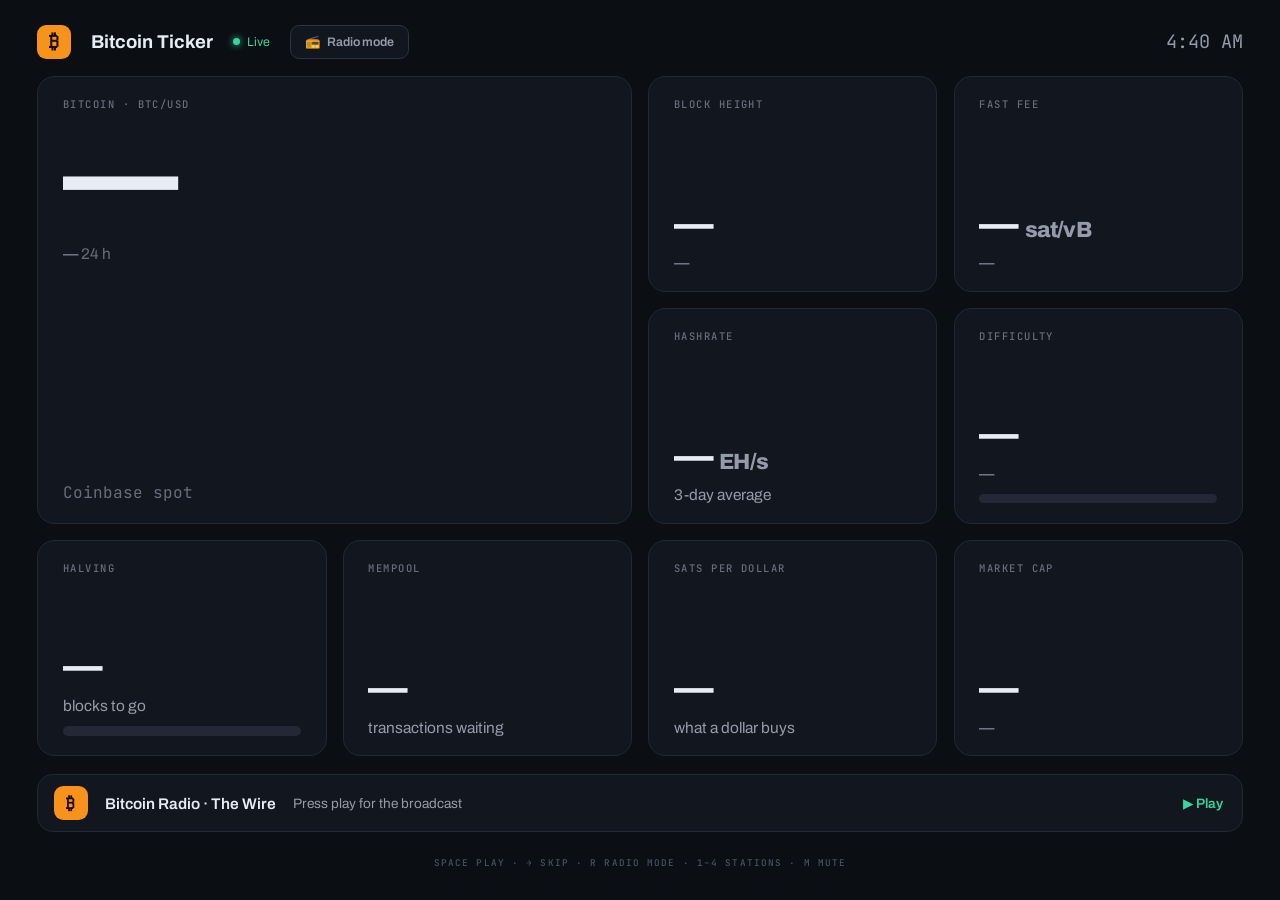
<file: tv/index.html>
<!doctype html>
<html lang="en">
<head>
<meta charset="utf-8">
<meta name="viewport" content="width=device-width, initial-scale=1">
<title>Bitcoin Ticker · Apple TV</title>
<link rel="stylesheet" href="https://fonts.googleapis.com/css2?family=Archivo:wght@500;600;700;800&family=JetBrains+Mono:wght@400;500;700&display=swap">
<style>
/* The Apple TV board and Radio mode, in a browser. Fluid: every size is in rem and the root font scales with the viewport, so the page fills any screen and reflows on a phone. */
:root{--bg:#0b0e13;--surface:#12161e;--line:#222835;--line2:#2c3341;--ink:#e8edf5;--muted:#949cab;--faint:#666e7c;--green:#35d59b;--amber:#e0a83b;--orange:#f7931a;--red:#d98a8a;--hover:#1b2029}
html{font-size:clamp(11px, 0.72vw + 0.35vh, 18px)}
*{box-sizing:border-box}
body{margin:0;min-height:100vh;background:var(--bg);color:var(--ink);font-family:Archivo,-apple-system,system-ui,sans-serif}
.mono{font-family:'JetBrains Mono',monospace}
#stage{min-height:100vh;display:flex;flex-direction:column}
#tv{flex:1;display:flex;flex-direction:column;padding:2rem 3rem 1.5rem;gap:1.4rem;min-height:100vh}
.lab{font-family:'JetBrains Mono',monospace;font-size:.85rem;letter-spacing:.14em;text-transform:uppercase;color:var(--faint);font-weight:500}
/* top bar */
.top{display:flex;align-items:center;gap:1.6rem;flex-wrap:wrap}
.top .mark{width:2.75rem;height:2.75rem;border-radius:.75rem;background:var(--orange);display:grid;place-items:center;color:#1a0d00;font-weight:800;font-size:1.6rem}
.top .name{font-size:1.5rem;font-weight:700}
.top .live{display:flex;align-items:center;gap:.6rem;font-size:1rem;color:var(--green)}.top .live::before{content:"";width:.6rem;height:.6rem;border-radius:50%;background:var(--green);box-shadow:0 0 .6rem var(--green)}
.top .clock{margin-left:auto;font-family:'JetBrains Mono',monospace;font-size:1.5rem;color:var(--muted);font-variant-numeric:tabular-nums}
.top .key{height:2.75rem;padding:0 1.1rem;border-radius:.75rem;border:1px solid var(--line2);background:var(--surface);color:var(--muted);font:600 1rem Archivo,sans-serif;display:flex;align-items:center;gap:.6rem;cursor:pointer}
.top .key.on{color:var(--ink);background:var(--hover)}
/* board */
.board{flex:1;display:grid;grid-template-columns:repeat(4,1fr);grid-auto-rows:minmax(11rem,1fr);gap:1.3rem}
.tile{background:var(--surface);border:1px solid var(--line);border-radius:1.4rem;padding:1.6rem 2rem;display:flex;flex-direction:column;justify-content:space-between;min-width:0;overflow:hidden}
.tile.hero{grid-column:span 2;grid-row:span 2}
.tile .v{font-size:3.2rem;font-weight:800;letter-spacing:-.02em;font-variant-numeric:tabular-nums;line-height:1;margin-top:.6rem}
.tile.hero .v{font-size:clamp(3.5rem, 9vw, 9.5rem);letter-spacing:-.04em}
.tile .s{font-size:1.25rem;color:var(--muted);margin-top:.9rem}
.tile .up{color:var(--green)}.tile .down{color:var(--red)}
.tile .bar{height:.75rem;border-radius:.4rem;background:var(--line);overflow:hidden;margin-top:1rem}.tile .bar b{display:block;height:100%;background:var(--orange);width:0;transition:width .6s}
.spark{width:100%;height:8.75rem;margin-top:1rem}
/* on-air strip */
.strip{height:4.75rem;border-radius:1.25rem;background:var(--surface);border:1px solid var(--line);display:flex;align-items:center;gap:1.4rem;padding:0 1.5rem 0 1.25rem;cursor:pointer}
.strip .art{width:2.75rem;height:2.75rem;border-radius:.75rem;background:var(--orange);display:grid;place-items:center;color:#1a0d00;font-weight:800;font-size:1.4rem;flex:none}
.strip .who{font-size:1.25rem;font-weight:600;min-width:0;white-space:nowrap;overflow:hidden;text-overflow:ellipsis}
.strip .what{color:var(--muted);font-size:1.1rem;white-space:nowrap;overflow:hidden;text-overflow:ellipsis;min-width:0;flex:1}
.meter{display:flex;gap:3px;align-items:flex-end;height:1.75rem}.meter i{width:4px;background:var(--green);height:3px;border-radius:2px;transition:height .06s}
.strip .cta{color:var(--green);font-weight:600;font-size:1.1rem;white-space:nowrap}
/* radio mode */
#radio{display:none;flex:1;grid-template-columns:18rem minmax(0,1fr) 22rem;gap:2.2rem}
#radio.on{display:grid}
.col{display:flex;flex-direction:column;gap:.75rem;min-width:0}
.stn{height:4.5rem;border-radius:1rem;border:1px solid var(--line2);background:var(--surface);display:flex;align-items:center;gap:.9rem;padding:0 1.25rem;font-size:1.4rem;font-weight:600;color:var(--muted);cursor:pointer}
.stn.on{color:var(--ink);background:var(--hover);border-color:var(--green)}.stn .pro{margin-left:auto;font:700 .75rem 'JetBrains Mono',monospace;letter-spacing:.12em;color:var(--amber);border:1px solid var(--amber);border-radius:.4rem;padding:.2rem .45rem}
.stn .dot{width:.6rem;height:.6rem;border-radius:50%;background:var(--faint);flex:none}.stn.on .dot{background:var(--green);box-shadow:0 0 .5rem var(--green)}
.now{display:flex;flex-direction:column;justify-content:center;gap:1.4rem;min-width:0}
.now .kind{font-size:1.1rem;color:var(--green);letter-spacing:.14em}
.now h1{font-size:clamp(2rem, 3.4rem, 4vw);margin:0;font-weight:800;letter-spacing:-.02em;line-height:1.05;text-wrap:balance}
.words{font-size:1.9rem;line-height:1.35;color:var(--muted);max-height:18rem;overflow:hidden}
.words b{color:var(--ink);font-weight:500}
.figs{display:flex;gap:2.75rem;margin-top:.5rem;flex-wrap:wrap}.figs div{display:flex;flex-direction:column;gap:.4rem}.figs .n{font:700 1.9rem 'JetBrains Mono',monospace;font-variant-numeric:tabular-nums}
.prog{height:.4rem;border-radius:.2rem;background:var(--line);overflow:hidden}.prog b{display:block;height:100%;width:0;background:var(--green)}
.tp{display:flex;gap:1.1rem;align-items:center;flex-wrap:wrap}
.tp button{height:4.5rem;min-width:4.5rem;padding:0 1.5rem;border-radius:1.1rem;border:1px solid var(--line2);background:var(--surface);color:var(--ink);font:600 1.4rem Archivo,sans-serif;cursor:pointer}
.tp button.pri{background:var(--green);color:#062217;border-color:var(--green)}
.tp .mute[aria-pressed=true]{color:var(--amber);border-color:var(--amber)}
.nextl .lab{margin-bottom:.4rem}
.nx{display:flex;gap:.9rem;align-items:center;height:3.6rem;border-bottom:1px solid var(--line);font-size:1.25rem;min-width:0}
.nx .k{font:500 .75rem 'JetBrains Mono',monospace;letter-spacing:.12em;color:var(--faint);width:7.5rem;flex:none;text-transform:uppercase}
.nx .t{white-space:nowrap;overflow:hidden;text-overflow:ellipsis;min-width:0}
.hostcard{margin-top:auto;border-top:1px solid var(--line);padding-top:1rem;color:var(--muted);font-size:1.1rem;line-height:1.5}
.hostcard b{color:var(--ink)}
.hint{text-align:center;font:500 .75rem 'JetBrains Mono',monospace;letter-spacing:.12em;color:#4a5261;text-transform:uppercase;padding:.6rem 0 1rem}
/* narrower screens: two columns, then one; radio stacks */
@media (max-width:1100px){.board{grid-template-columns:repeat(2,1fr)}.tile.hero{grid-column:span 2;grid-row:span 1;min-height:22rem}#radio{grid-template-columns:1fr;gap:1.6rem}#radio .col:first-child{flex-direction:row;flex-wrap:wrap}#radio .stn{flex:1 1 10rem}.hostcard{margin-top:.5rem}}
@media (max-width:640px){html{font-size:clamp(12px, 3.4vw, 15px)}#tv{padding:1.2rem 1rem 1rem}.board{grid-template-columns:1fr;grid-auto-rows:auto}.tile{padding:1.2rem 1.4rem;min-height:8rem}.tile.hero{grid-column:span 1;min-height:16rem}.tile.hero .v{font-size:clamp(3rem,14vw,5rem)}.top .clock{display:none}.strip .what{display:none}.hint{display:none}.words{font-size:1.4rem;max-height:14rem}.figs{gap:1.4rem}}
</style>
</head>
<body>
<div id="stage"><div id="tv">
  <div class="top">
    <div class="mark">₿</div><div class="name">Bitcoin Ticker</div><div class="live">Live</div>
    <button class="key" id="kRadio">📻 <span id="kRadioT">Radio mode</span></button>
    <div class="clock" id="clock">—</div>
  </div>

  <div class="board" id="board">
    <div class="tile hero"><div><div class="lab">Bitcoin · BTC/USD</div><div class="v" id="px">—</div><div class="s"><span id="chg">—</span> <span id="chgs" style="color:var(--faint)">24 h</span></div></div><svg class="spark" id="spark" viewBox="0 0 800 140" preserveAspectRatio="none"></svg><div class="s mono" id="pxsrc" style="font-size:16px;color:var(--faint)">Coinbase spot</div></div>
    <div class="tile"><div class="lab">Block height</div><div><div class="v" id="height">—</div><div class="s" id="blockAge">—</div></div></div>
    <div class="tile"><div class="lab">Fast fee</div><div><div class="v"><span id="fee">—</span> <span style="font-size:22px;color:var(--muted)">sat/vB</span></div><div class="s" id="fees2">—</div></div></div>
    <div class="tile"><div class="lab">Hashrate</div><div><div class="v"><span id="hash">—</span> <span style="font-size:22px;color:var(--muted)">EH/s</span></div><div class="s" id="hash2">3-day average</div></div></div>
    <div class="tile"><div class="lab">Difficulty</div><div><div class="v" id="diff">—</div><div class="s" id="diff2">—</div><div class="bar"><b id="diffbar"></b></div></div></div>
    <div class="tile"><div class="lab">Halving</div><div><div class="v" id="halv">—</div><div class="s" id="halv2">blocks to go</div><div class="bar"><b id="halvbar"></b></div></div></div>
    <div class="tile"><div class="lab">Mempool</div><div><div class="v" id="mem">—</div><div class="s" id="mem2">transactions waiting</div></div></div>
    <div class="tile"><div class="lab">Sats per dollar</div><div><div class="v" id="spd">—</div><div class="s">what a dollar buys</div></div></div>
    <div class="tile"><div class="lab">Market cap</div><div><div class="v" id="cap">—</div><div class="s" id="cap2">—</div></div></div>
  </div>

  <div class="strip" id="strip">
    <div class="art">₿</div>
    <div class="who" id="sWho">Bitcoin Radio · The Wire</div>
    <div class="what" id="sWhat">Press play for the broadcast</div>
    <div class="meter" id="sMeter"></div>
    <div class="cta" id="sCta">▶ Play</div>
  </div>

  <div id="radio">
    <div class="col" id="stations"></div>
    <div class="now">
      <div class="lab kind" id="rKind">ON AIR</div>
      <h1 id="rTitle">Bitcoin Radio</h1>
      <div class="words" id="rWords">The station sting, then the host. Press play.</div>
      <div class="figs"><div><span class="lab">Bitcoin</span><span class="n" id="fPx">—</span></div><div><span class="lab">Block</span><span class="n" id="fBlock">—</span></div><div><span class="lab">Fast fee</span><span class="n" id="fFee">—</span></div><div><span class="lab">Host</span><span class="n" id="fHost">—</span></div></div>
      <div class="prog"><b id="rProg"></b></div>
      <div class="tp"><button class="pri" id="bPlay">▶ Play</button><button id="bSkip">▶▶ Skip</button><button class="mute" id="bMute" aria-pressed="false">Mute</button><div class="meter" id="rMeter" style="margin-left:auto;height:40px"></div></div>
    </div>
    <div class="col nextl"><div class="lab">Up next</div><div id="next"></div><div class="hostcard" id="hostcard"></div></div>
  </div>
<div class="hint">space play · → skip · R radio mode · 1–4 stations · M mute</div>
</div></div>

<script>
(function(){
  const API = 'https://bitcointicker-radio.yellow-glade-3f5f.workers.dev';
  const $ = (id)=>document.getElementById(id);
  const esc = (v)=>String(v??'').replace(/[&<>"']/g,(c)=>({'&':'&amp;','<':'&lt;','>':'&gt;','"':'&quot;',"'":'&#39;'}[c]));
  const KIND = {brief:'NEWS BRIEF',network:'THE NETWORK',magazine:'MINING GUIDE',song:'MUSIC',ad:'A WORD FROM',breaking:'BREAKING',ident:'ON AIR',price:'THE PRICE',intro:'WELCOME',songintro:'INTRODUCING',beat:'BETWEEN',jingle:'STATION STING',transition:'TRANSITION',time:'TIME CHECK',take:'THE HOST',history:'THIS DAY IN BITCOIN',promo:'FROM THE STATION'};
  const S = { station: localStorage.getItem('tv.station')||'wire',
    listener: localStorage.getItem('tv.listener') || (localStorage.setItem('tv.listener','tv-'+Math.random().toString(36).slice(2,10)), localStorage.getItem('tv.listener')),
    playing:false, fresh:true, session: Math.random().toString(36).slice(2,10), talk:0, queue:[], cur:null, audio:null, ctx:null, an:null, data:null, heard:[], stations:[], hosts:[], hostUntil:0, qHost:'', pos:0, dur:0, muted:false, radio:false,
    fig:{price:null, chg:null, height:null, fee:null, blockAt:null} };

  // ---------- the board: live figures from public sources (no keys, no server)
  const fmtUSD = (n)=> '$'+Math.round(n).toLocaleString('en-US');
  const big = (n, d=1)=> n>=1e12? (n/1e12).toFixed(d)+' T' : n>=1e9? (n/1e9).toFixed(d)+' B' : n>=1e6? (n/1e6).toFixed(d)+' M' : Math.round(n).toLocaleString('en-US');
  const hist=[];
  (async()=>{ try{ const c=await (await fetch('https://api.exchange.coinbase.com/products/BTC-USD/candles?granularity=900')).json(); c.slice(0,96).reverse().forEach(k=>hist.push(k[4])); spark(); }catch(e){} })();
  async function price(){
    try{ const r=await (await fetch('https://api.coinbase.com/v2/prices/BTC-USD/spot')).json(); const p=Number(r.data.amount); S.fig.price=p; $('px').textContent=fmtUSD(p); $('fPx').textContent=fmtUSD(p); $('spd').textContent=Math.round(1e8/p).toLocaleString('en-US'); hist.push(p); if (hist.length>240) hist.shift(); spark(); }catch(e){}
    try{ const r=await (await fetch('https://api.coinbase.com/v2/prices/BTC-USD/spot?date='+new Date(Date.now()-864e5).toISOString().slice(0,10))).json(); const y=Number(r.data.amount); if (y && S.fig.price){ const c=(S.fig.price-y)/y*100; S.fig.chg=c; const e=$('chg'); e.textContent=(c>=0?'▲ +':'▼ ')+c.toFixed(2)+'% · '+(c>=0?'+':'−')+fmtUSD(Math.abs(S.fig.price-y)); e.className=c>=0?'up':'down'; } }catch(e){}
  }
  function spark(){ const svg=$('spark'); if (hist.length<2) return; const lo=Math.min(...hist), hi=Math.max(...hist), rng=(hi-lo)||1; const pts=hist.map((p,i)=>[(i/(hist.length-1))*800, 130-((p-lo)/rng)*120]); const d='M'+pts.map(p=>p[0].toFixed(1)+' '+p[1].toFixed(1)).join(' L'); svg.innerHTML='<path d="'+d+' L800 140 L0 140 Z" fill="rgba(247,147,26,.12)"/><path d="'+d+'" fill="none" stroke="#f7931a" stroke-width="3" stroke-linejoin="round"/><circle cx="'+pts[pts.length-1][0].toFixed(1)+'" cy="'+pts[pts.length-1][1].toFixed(1)+'" r="6" fill="#f7931a"/>'; }
  async function chain(){
    try{ const h=Number(await (await fetch('https://mempool.space/api/blocks/tip/height')).text()); S.fig.height=h; $('height').textContent=h.toLocaleString('en-US'); $('fBlock').textContent=h.toLocaleString('en-US');
      const toHalv=1050000-h; $('halv').textContent=toHalv.toLocaleString('en-US'); $('halvbar').style.width=((210000-toHalv)/210000*100).toFixed(1)+'%'; $('halv2').textContent='blocks to go · about '+Math.round(toHalv*10/60/24)+' days';
      const blocks=await (await fetch('https://mempool.space/api/v1/blocks/'+h)).json(); if (blocks[0]) { S.fig.blockAt=blocks[0].timestamp; blockAge(); } }catch(e){}
    try{ const f=await (await fetch('https://mempool.space/api/v1/fees/recommended')).json(); S.fig.fee=f.fastestFee; $('fee').textContent=f.fastestFee; $('fFee').textContent=f.fastestFee+' sat/vB'; $('fees2').textContent='half hour '+f.halfHourFee+' · hour '+f.hourFee+' · low '+f.economyFee; }catch(e){}
    try{ const m=await (await fetch('https://mempool.space/api/mempool')).json(); $('mem').textContent=m.count.toLocaleString('en-US'); $('mem2').textContent='transactions waiting · '+(m.vsize/1e6).toFixed(1)+' MvB'; }catch(e){}
    try{ const d=await (await fetch('https://mempool.space/api/v1/difficulty-adjustment')).json(); $('diff2').textContent=(d.difficultyChange>=0?'+':'')+d.difficultyChange.toFixed(2)+'% expected · '+d.remainingBlocks+' blocks to retarget'; $('diffbar').style.width=d.progressPercent.toFixed(1)+'%'; }catch(e){}
    try{ const hr=await (await fetch('https://mempool.space/api/v1/mining/hashrate/3d')).json(); $('hash').textContent=(hr.currentHashrate/1e18).toFixed(0); $('diff').textContent=big(hr.currentDifficulty,2); }catch(e){}
    try{ if (S.fig.price){ const supply=await (await fetch('https://blockchain.info/q/totalbc?cors=true')).text(); const btc=Number(supply)/1e8; if (btc>0){ $('cap').textContent='$'+big(btc*S.fig.price,2); $('cap2').textContent=btc.toLocaleString('en-US',{maximumFractionDigits:0})+' BTC in circulation'; } } }catch(e){}
  }
  function blockAge(){ if (!S.fig.blockAt) return; const s=Math.max(0,Math.floor(Date.now()/1000-S.fig.blockAt)); $('blockAge').textContent='last block '+(s<60? s+' s' : Math.floor(s/60)+' min '+(s%60)+' s')+' ago'; }
  function clock(){ $('clock').textContent=new Date().toLocaleTimeString('en-US',{hour:'numeric',minute:'2-digit'}); }
  price(); chain(); clock(); setInterval(price, 15000); setInterval(chain, 30000); setInterval(blockAge, 1000); setInterval(clock, 10000);

  // ---------- the radio (the same engine as the app: intro sting, host opener under it, gapless reads)
  const stationName=(id)=> (S.stations.find(s=>s.id===id)||{}).name||id;
  const isProStation=(id)=> id!=='wire';
  async function loadStations(){ const d=await (await fetch(API+'/v1/radio/stations')).json(); S.stations=d.stations; S.hosts=d.hosts; render(); }
  async function loadQueue(){ const d=await (await fetch(API+'/v1/radio/'+S.station+'/playlist?listener='+S.listener+'&count=12&session='+S.session+'&talk='+Math.round(S.talk)+'&tz='+encodeURIComponent(Intl.DateTimeFormat().resolvedOptions().timeZone||'America/New_York')+'&skip='+encodeURIComponent(S.queue.map(x=>x.id).slice(0,40).join(',')))).json(); const have=new Set(S.queue.map(x=>x.id).concat(S.heard, S.cur?[S.cur.id]:[])); S.queue=S.queue.concat(d.segments.filter(x=>!have.has(x.id))); S.qHost=d.host.id; S.hostUntil=d.hostUntil; preloadAhead(); render(); }
  function ensureAudio(){ if (S.ctx) return; S.ctx=new (window.AudioContext||window.webkitAudioContext)(); S.an=S.ctx.createAnalyser(); S.an.fftSize=256; S.data=new Uint8Array(S.an.frequencyBinCount); S.gain=S.ctx.createGain(); S.an.connect(S.gain); S.gain.connect(S.ctx.destination); meters(); }
  const PRE=new Map();
  function preload(seg){ if (!seg||PRE.has(seg.id)) return; const a=new Audio(API+seg.audio); a.crossOrigin='anonymous'; a.preload='auto'; a.load(); PRE.set(seg.id,a); if (PRE.size>6) PRE.delete(PRE.keys().next().value); }
  function preloadAhead(){ S.queue.slice(0,2).forEach(preload); }
  async function playIntro(){ try{ const seg=await (await fetch(API+'/v1/radio/'+S.station+'/intro?listener='+S.listener)).json(); if (seg&&seg.audio){ S.queue.unshift(seg); if (seg.before&&seg.before.audio) S.bed=API+seg.before.audio; preloadAhead(); } }catch(e){} }
  async function playNext(){
    if (S.fresh){ S.fresh=false; await playIntro(); }
    if (!S.queue.length){ await loadQueue(); if (!S.queue.length){ $('rWords').textContent='Nothing to play yet. Try again in a minute.'; return; } }
    const seg=S.queue.shift(); S.cur=seg; S.pos=0; S.dur=seg.duration||0; ensureAudio();
    if (S.audio){ try{S.audio.pause();}catch(e){} }
    let a=PRE.get(seg.id); PRE.delete(seg.id); if (!a){ a=new Audio(API+seg.audio); a.crossOrigin='anonymous'; a.preload='auto'; }
    S.ctx.createMediaElementSource(a).connect(S.an);
    S.audio=a; S.playing=true;
    a.addEventListener('timeupdate', ()=>{ S.pos=a.currentTime; if (a.duration&&isFinite(a.duration)) S.dur=a.duration; progress(); });
    a.addEventListener('ended', ()=>{ if (seg.kind==='song') S.talk=0; else if (seg.kind!=='transition'&&seg.kind!=='jingle') S.talk+=(a.duration||S.dur||0); S.heard.push(seg.id); report([seg.id]); playNext(); if (S.queue.length<4) loadQueue(); });
    a.addEventListener('error', ()=>{ setTimeout(playNext, 400); });
    if (S.bed){ const u=S.bed; S.bed=null; await playBed(u,a); }
    try{ await a.play(); }catch(e){ S.playing=false; }
    preloadAhead(); render();
  }
  async function playBed(url, voice){ const bed=new Audio(url); bed.crossOrigin='anonymous'; const g=S.ctx.createGain(); g.gain.value=1; S.ctx.createMediaElementSource(bed).connect(g); g.connect(S.an); try{ await bed.play(); }catch(e){ return; } await new Promise(r=>setTimeout(r,1800)); g.gain.setTargetAtTime(0.22,S.ctx.currentTime,0.25); voice.addEventListener('ended',()=>{ g.gain.setTargetAtTime(1,S.ctx.currentTime,0.3); },{once:true}); }
  function togglePlay(){ if (!S.audio) return playNext(); if (S.audio.paused){ S.ctx&&S.ctx.resume(); S.audio.play(); S.playing=true; } else { S.audio.pause(); S.playing=false; } render(); }
  function skip(){ if (S.audio) S.audio.pause(); playNext(); }
  function mute(){ S.muted=!S.muted; if (S.gain) S.gain.gain.value=S.muted?0:1; render(); }
  async function report(ids){ try{ await fetch(API+'/v1/radio/played',{method:'POST',headers:{'content-type':'application/json'},body:JSON.stringify({listener:S.listener,ids})}); }catch(e){} }
  async function setStation(id){ if (id===S.station&&S.audio) return; S.station=id; localStorage.setItem('tv.station',id); S.queue=[]; S.fresh=true; S.session=Math.random().toString(36).slice(2,10); S.talk=0; const was=S.playing||!S.audio; if (S.audio){S.audio.pause();} S.audio=null; S.cur=null; S.playing=false; PRE.clear(); await loadQueue(); if (was) playNext(); else render(); }

  // ---------- meters, progress, words
  function meters(){ const bars=[$('sMeter'),$('rMeter')]; bars.forEach(m=>{ if (!m.children.length) for (let i=0;i<18;i++) m.appendChild(document.createElement('i')); });
    (function tick(){ requestAnimationFrame(tick); if (!S.an) return; S.an.getByteFrequencyData(S.data); bars.forEach(m=>{ const H=m.clientHeight||28; for (let i=0;i<18;i++){ const v=S.playing&&!S.muted? S.data[Math.min(S.data.length-1, 2+i*3)]/255 : 0; m.children[i].style.height=Math.max(3, v*H)+'px'; } }); })(); }
  function progress(){ const pct=S.dur?Math.min(100,S.pos/S.dur*100):0; $('rProg').style.width=pct+'%'; words(); }
  function words(){ const seg=S.cur; if (!seg||!seg.text) return; const w=seg.text.split(/\s+/); let at=w.length; if (seg.words&&seg.words.length===w.length){ const t=S.pos-(seg.lead??0.384); at=seg.words.findIndex(x=>x>t); if (at<0) at=w.length; } else if (S.dur) at=Math.floor(w.length*Math.min(1,S.pos/Math.max(1,S.dur))); const start=Math.max(0, at-40); $('rWords').innerHTML='<b>'+esc(w.slice(start,at).join(' '))+'</b> '+esc(w.slice(at, at+60).join(' ')); }
  function hostName(){ return S.cur?.hostName || (S.hosts.find(h=>h.id===S.qHost)||{}).name || '—'; }
  function render(){
    $('stations').innerHTML=S.stations.map(s=>'<div class="stn'+(s.id===S.station?' on':'')+'" data-station="'+s.id+'"><span class="dot"></span>'+esc(s.name)+(isProStation(s.id)?'<span class="pro">PRO</span>':'')+'</div>').join('');
    const seg=S.cur; $('rKind').textContent=seg?(KIND[seg.kind]||'ON AIR'):'ON AIR'; $('rTitle').textContent=seg?seg.title:('Bitcoin Radio · '+stationName(S.station));
    if (seg&&!seg.text) $('rWords').textContent=seg.kind==='song'?(seg.source||'Original music'):(seg.kind==='transition'?'A moment of music.':'');
    $('fHost').textContent=hostName();
    $('bPlay').textContent=S.playing?'❚❚ Pause':'▶ Play'; $('bMute').setAttribute('aria-pressed',String(S.muted));
    $('next').innerHTML=S.queue.slice(0,7).map(n=>'<div class="nx"><span class="k">'+(KIND[n.kind]||'').toLowerCase()+'</span><span class="t">'+esc(n.title)+'</span></div>').join('')||'<div class="nx"><span class="t" style="color:var(--faint)">Loading the playlist…</span></div>';
    const until=S.hostUntil?new Date(S.hostUntil*1000).toLocaleTimeString('en-US',{hour:'numeric',minute:'2-digit'}):'—';
    $('hostcard').innerHTML='<b>'+esc(hostName())+'</b> is on '+esc(stationName(S.station))+' until '+until+'.';
    $('sWho').textContent='Bitcoin Radio · '+stationName(S.station)+(seg?' · '+hostName():''); $('sWhat').textContent=seg?((KIND[seg.kind]||'')+' · '+seg.title):'Press play for the broadcast'; $('sCta').textContent=S.playing?'On air · open Radio mode':'▶ Play';
    $('kRadioT').textContent=S.radio?'Dashboard':'Radio mode'; $('radio').classList.toggle('on',S.radio); $('board').style.display=S.radio?'none':''; $('strip').style.display=S.radio?'none':'';
  }
  document.addEventListener('click',(e)=>{ const st=e.target.closest('[data-station]'); if (st) return setStation(st.dataset.station);
    if (e.target.closest('#bPlay')) return togglePlay(); if (e.target.closest('#bSkip')) return skip(); if (e.target.closest('#bMute')) return mute();
    if (e.target.closest('#kRadio')) { S.radio=!S.radio; return render(); }
    if (e.target.closest('#strip')) { if (!S.audio) playNext(); S.radio=true; return render(); } });
  document.addEventListener('keydown',(e)=>{ if (e.code==='Space'){ e.preventDefault(); togglePlay(); } else if (e.code==='ArrowRight') skip(); else if (e.key==='r'||e.key==='R'){ S.radio=!S.radio; render(); } else if (e.key==='m'||e.key==='M') mute(); else if ('1234'.includes(e.key)&&S.stations[Number(e.key)-1]) setStation(S.stations[Number(e.key)-1].id); else if (e.code==='Escape'){ S.radio=false; render(); } });
  loadStations().then(loadQueue);
})();
</script>
</body>
</html>
</file>
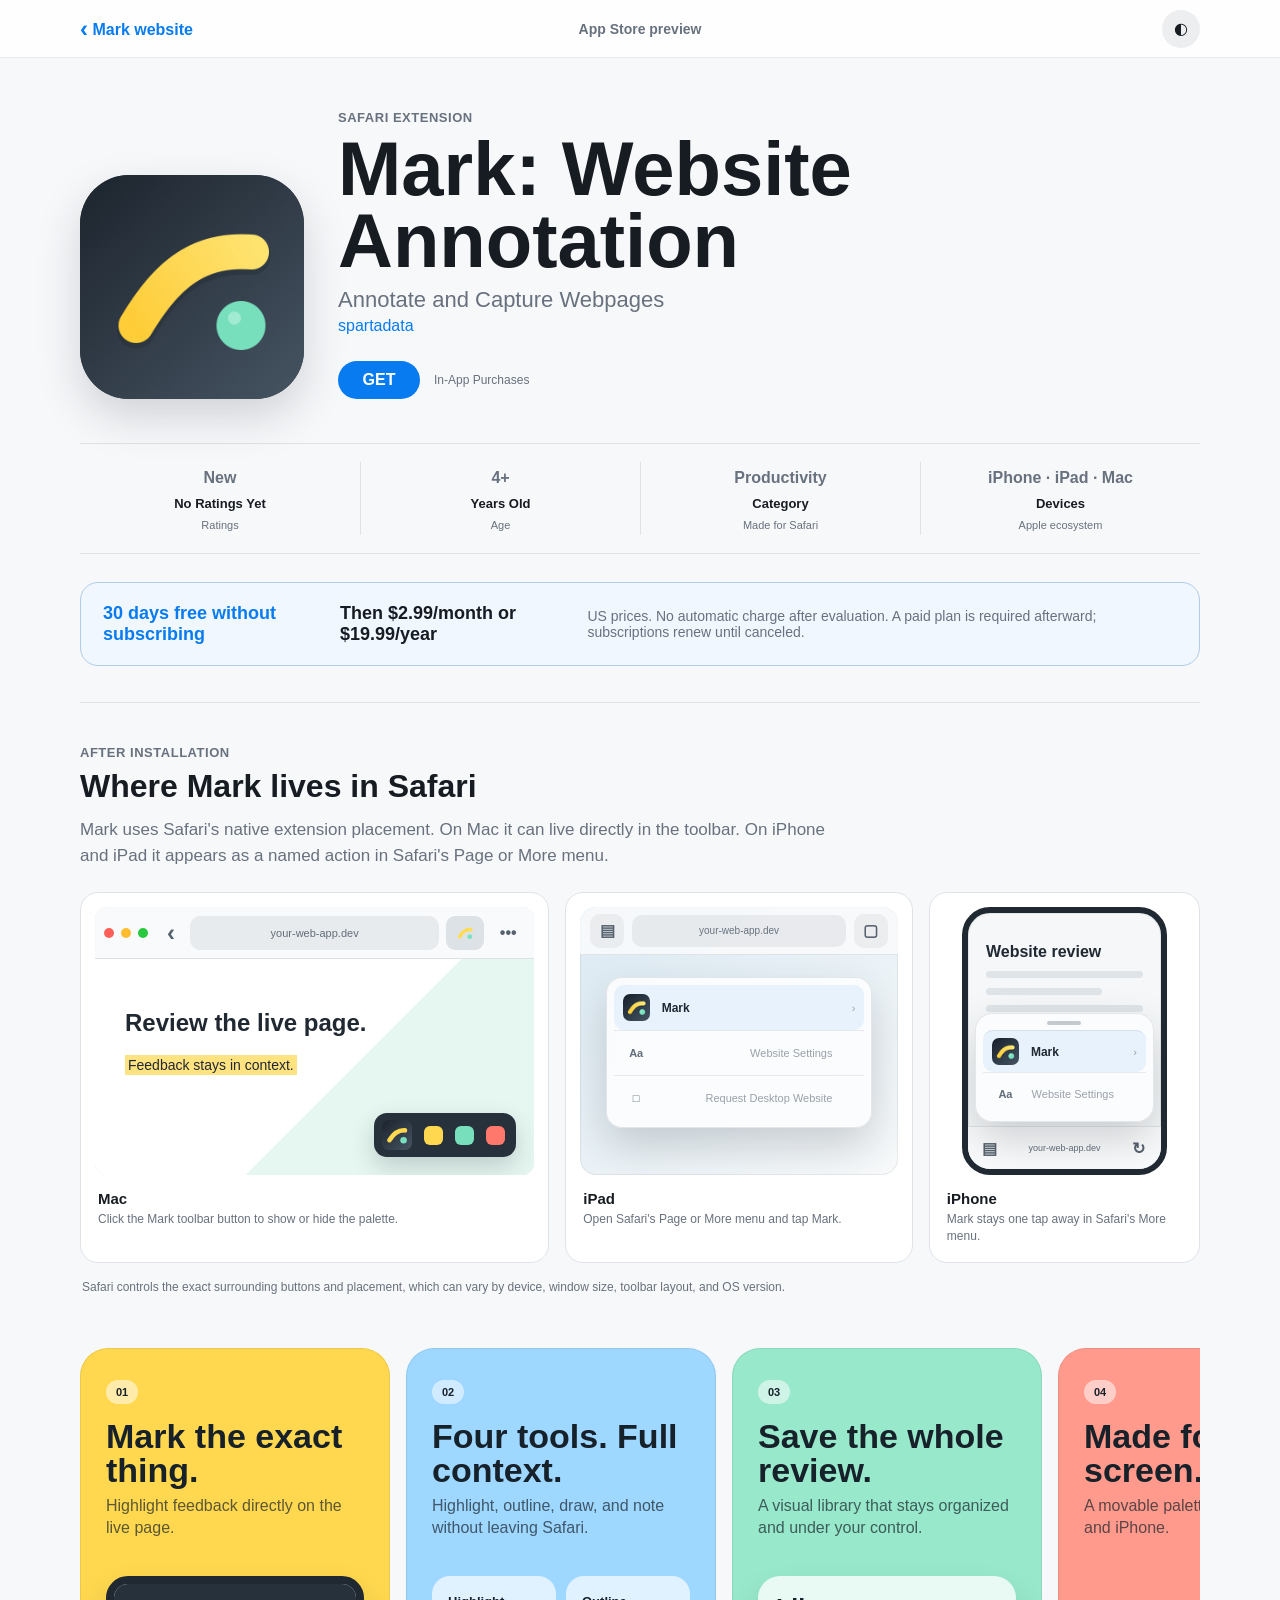
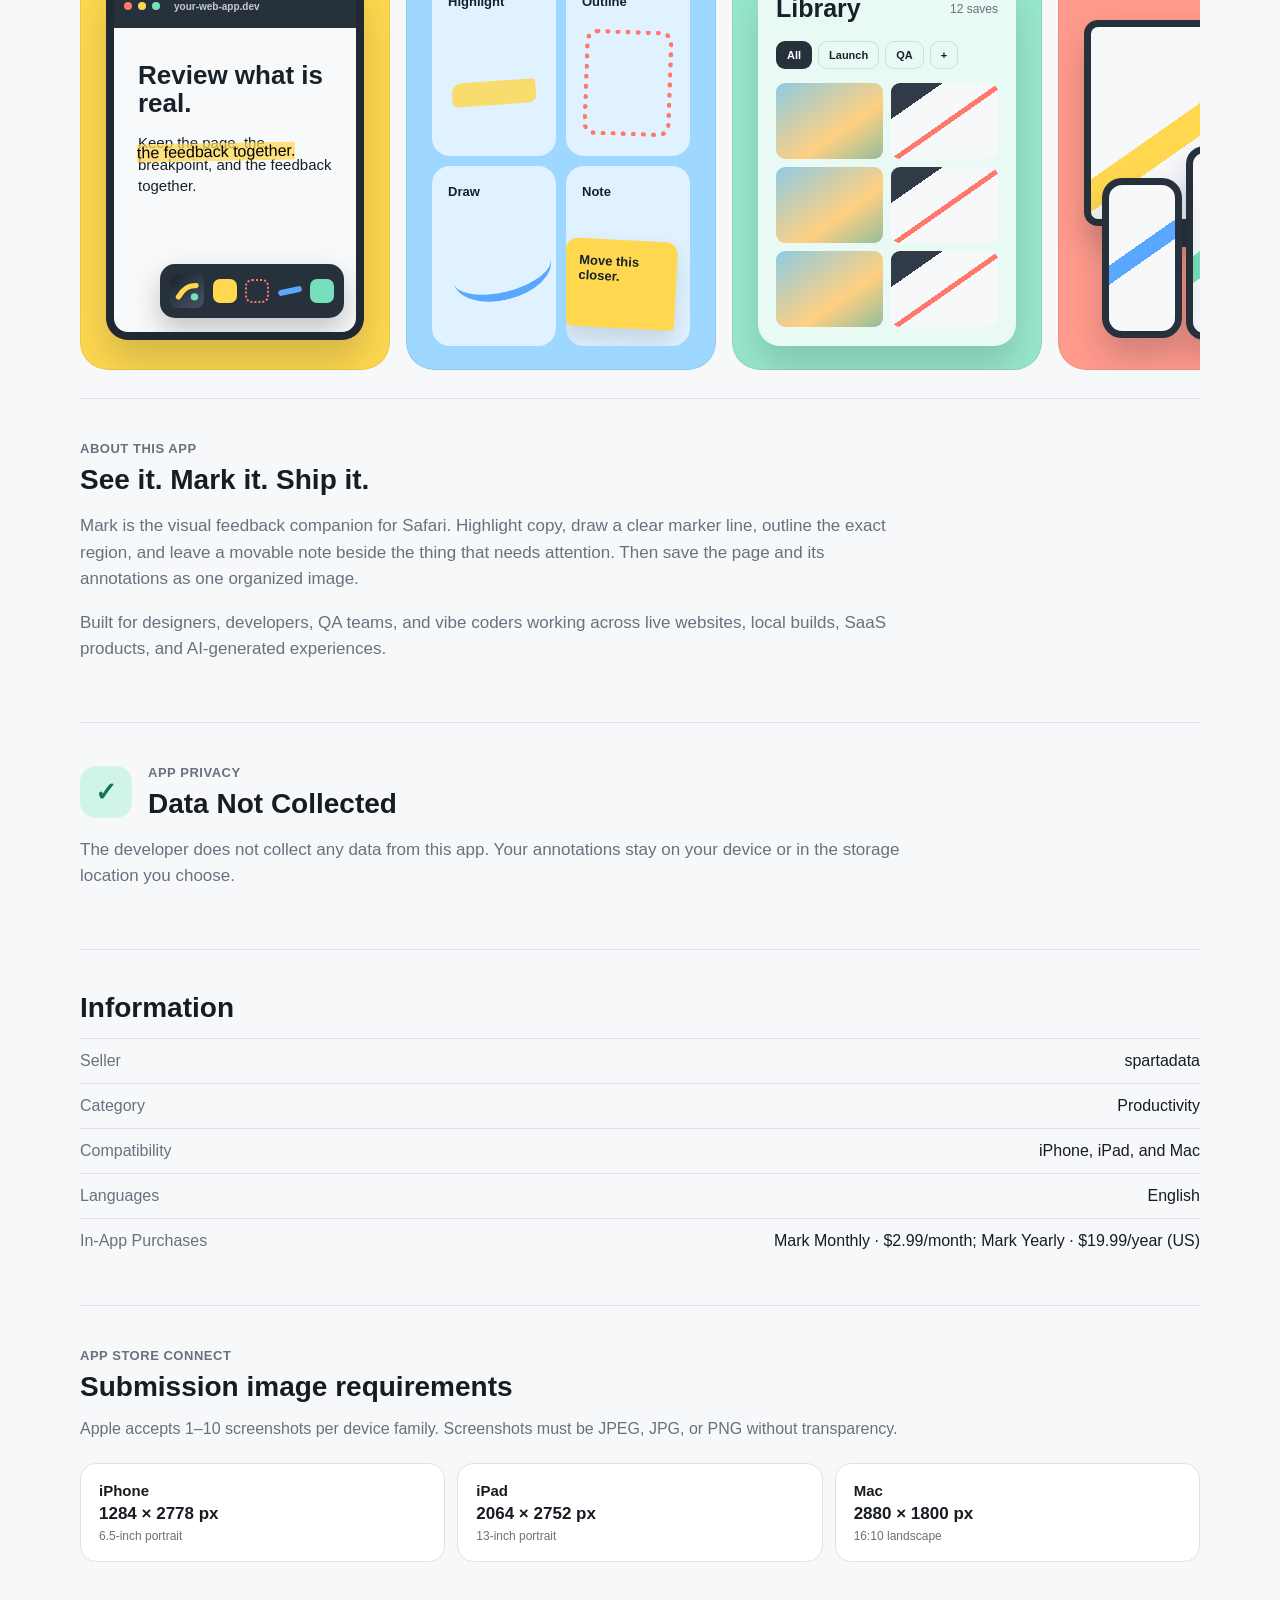
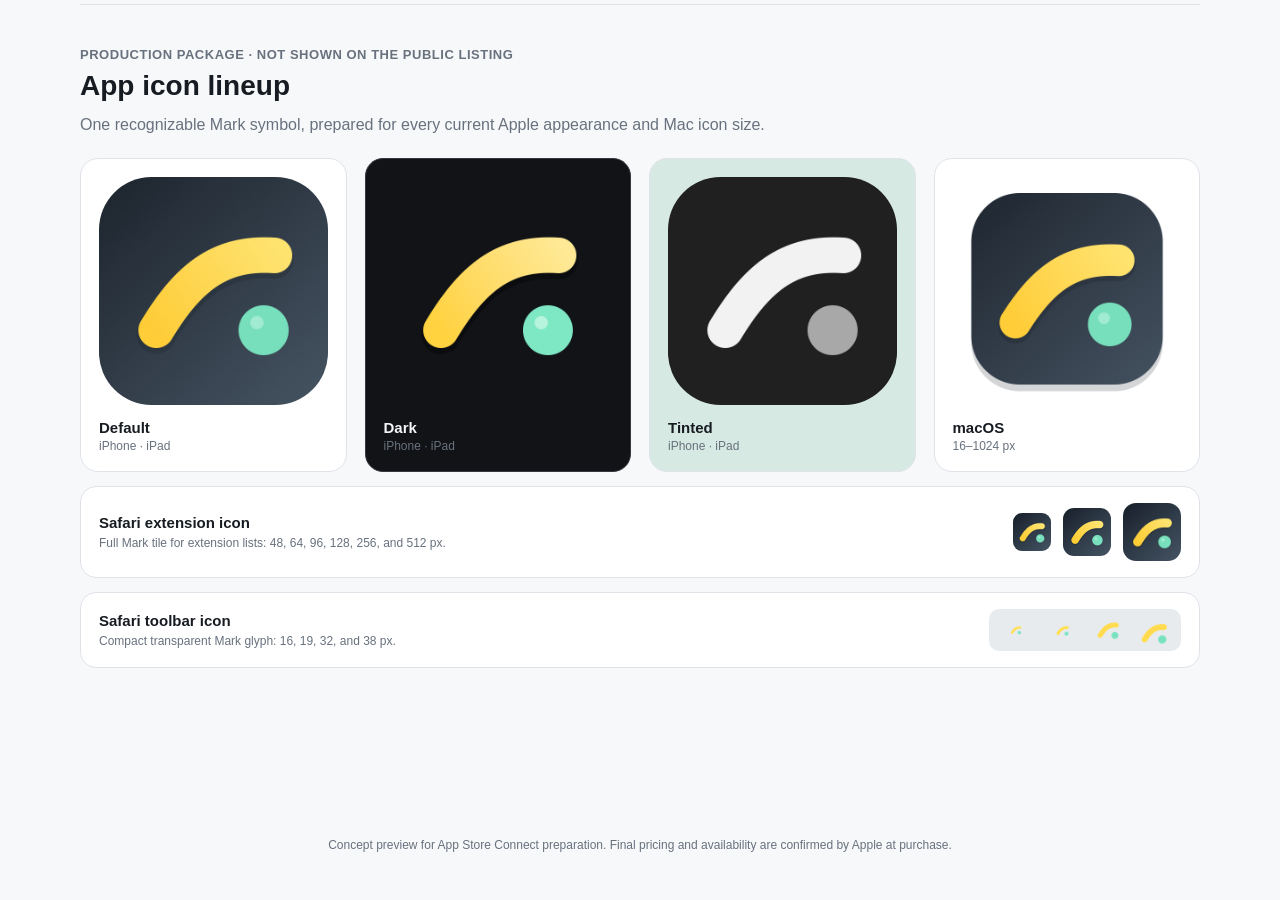
<file: app-store.html>
<!doctype html>
<html lang="en">
  <head>
    <meta charset="UTF-8" />
    <meta name="viewport" content="width=device-width, initial-scale=1" />
    <meta name="color-scheme" content="light dark" />
    <meta name="description" content="Preview the proposed Mark listing for the App Store." />
    <meta name="robots" content="noindex, nofollow" />
    <title>Mark: Website Annotation - App Store Preview</title>
    <link rel="icon" href="./public/icon/32.png" sizes="32x32" />
    <link rel="stylesheet" href="./app-store.css?v=3" />
  </head>
  <body>
    <header class="preview-header">
      <a href="./index.html" aria-label="Back to the Mark website"><span aria-hidden="true">‹</span> Mark website</a>
      <p>App Store preview</p>
      <button type="button" data-theme aria-label="Switch appearance">◐</button>
    </header>

    <main>
      <section class="storefront" aria-labelledby="app-title">
        <div class="app-summary">
          <picture class="app-icon">
            <source media="(prefers-color-scheme: dark)" srcset="./app-icons/universal-icon-dark-1024@1x.png" />
            <img src="./app-icons/universal-icon-1024@1x.png" alt="Mark app icon" />
          </picture>
          <div class="app-identity">
            <p class="eyebrow">Safari Extension</p>
            <h1 id="app-title">Mark: Website Annotation</h1>
            <p class="subtitle">Annotate and Capture Webpages</p>
            <p class="developer">spartadata</p>
            <div class="get-row">
              <button type="button" aria-label="Get Mark">GET</button>
              <span>In-App Purchases</span>
            </div>
          </div>
        </div>

        <dl class="store-facts">
          <div><dt>New</dt><dd>No Ratings Yet</dd><small>Ratings</small></div>
          <div><dt>4+</dt><dd>Years Old</dd><small>Age</small></div>
          <div><dt>Productivity</dt><dd>Category</dd><small>Made for Safari</small></div>
          <div><dt>iPhone · iPad · Mac</dt><dd>Devices</dd><small>Apple ecosystem</small></div>
        </dl>

        <div class="subscription-callout">
          <div><span>30 days free without subscribing</span><strong>Then $2.99/month or $19.99/year</strong></div>
          <p>US prices. No automatic charge after evaluation. A paid plan is required afterward; subscriptions renew until canceled.</p>
        </div>

        <section class="safari-presence" aria-labelledby="safari-presence-title">
          <p class="section-label">After installation</p>
          <h2 id="safari-presence-title">Where Mark lives in Safari</h2>
          <p class="presence-intro">Mark uses Safari's native extension placement. On Mac it can live directly in the toolbar. On iPhone and iPad it appears as a named action in Safari's Page or More menu.</p>

          <div class="presence-grid">
            <figure class="presence-card presence-mac">
              <div class="safari-window" aria-label="Mark in the Safari toolbar on Mac">
                <div class="mac-toolbar">
                  <span class="traffic red"></span><span class="traffic yellow"></span><span class="traffic green"></span>
                  <button class="nav-control" type="button" aria-label="Back">‹</button>
                  <div class="address-field"><span>your-web-app.dev</span></div>
                  <button class="mark-toolbar-button is-active" type="button" aria-label="Mark extension active">
                    <img src="./public/icon/toolbar/32.png?v=2" alt="" />
                    <span>Mark</span>
                  </button>
                  <button class="more-control" type="button" aria-label="More">•••</button>
                </div>
                <div class="mac-page">
                  <strong>Review the live page.</strong>
                  <span class="demo-highlight">Feedback stays in context.</span>
                  <div class="demo-palette"><img src="./public/icon/mark.svg" alt="" /><i></i><i></i><i></i></div>
                </div>
              </div>
              <figcaption><strong>Mac</strong><span>Click the Mark toolbar button to show or hide the palette.</span></figcaption>
            </figure>

            <figure class="presence-card presence-ipad">
              <div class="ipad-safari" aria-label="Mark in the Safari Page menu on iPad">
                <div class="touch-toolbar">
                  <button type="button" aria-label="Page menu">▤</button>
                  <div class="touch-address">your-web-app.dev</div>
                  <button type="button" aria-label="Tabs">▢</button>
                </div>
                <div class="page-menu page-menu-ipad">
                  <div class="menu-row mark-row"><img src="./public/icon/32.png" alt="" /><strong>Mark</strong><span>›</span></div>
                  <div class="menu-row"><i>Aa</i><span>Website Settings</span></div>
                  <div class="menu-row"><i>□</i><span>Request Desktop Website</span></div>
                </div>
              </div>
              <figcaption><strong>iPad</strong><span>Open Safari's Page or More menu and tap Mark.</span></figcaption>
            </figure>

            <figure class="presence-card presence-iphone">
              <div class="iphone-safari" aria-label="Mark in the Safari Page menu on iPhone">
                <div class="phone-page"><b>Website review</b><span></span><span></span><span></span></div>
                <div class="page-menu page-menu-phone">
                  <div class="menu-handle"></div>
                  <div class="menu-row mark-row"><img src="./public/icon/32.png" alt="" /><strong>Mark</strong><span>›</span></div>
                  <div class="menu-row"><i>Aa</i><span>Website Settings</span></div>
                </div>
                <div class="phone-toolbar"><button type="button" aria-label="Page menu">▤</button><span>your-web-app.dev</span><button type="button" aria-label="Reload">↻</button></div>
              </div>
              <figcaption><strong>iPhone</strong><span>Mark stays one tap away in Safari's More menu.</span></figcaption>
            </figure>
          </div>

          <p class="system-note">Safari controls the exact surrounding buttons and placement, which can vary by device, window size, toolbar layout, and OS version.</p>
        </section>

        <div class="screenshots" aria-label="Proposed App Store screenshots">
          <article class="shot shot-highlight">
            <header><span>01</span><h2>Mark the exact thing.</h2><p>Highlight feedback directly on the live page.</p></header>
            <div class="shot-canvas">
              <div class="browser-mini"><i></i><i></i><i></i><b>your-web-app.dev</b></div>
              <div class="page-copy"><strong>Review what is real.</strong><p>Keep the page, the breakpoint, and the feedback together.</p><mark>the feedback together.</mark></div>
              <div class="palette-mini"><img src="./public/icon/mark.svg" alt="" /><span></span><span></span><span></span><span></span></div>
            </div>
          </article>
          <article class="shot shot-tools">
            <header><span>02</span><h2>Four tools. Full context.</h2><p>Highlight, outline, draw, and note without leaving Safari.</p></header>
            <div class="tool-showcase">
              <div class="tool-swatch swatch-highlight"><b>Highlight</b><i></i></div>
              <div class="tool-swatch swatch-outline"><b>Outline</b><i></i></div>
              <div class="tool-swatch swatch-draw"><b>Draw</b><i></i></div>
              <div class="tool-swatch swatch-note"><b>Note</b><i>Move this closer.</i></div>
            </div>
          </article>
          <article class="shot shot-library">
            <header><span>03</span><h2>Save the whole review.</h2><p>A visual library that stays organized and under your control.</p></header>
            <div class="library-mini">
              <div class="library-head"><strong>Library</strong><span>12 saves</span></div>
              <div class="folder-row"><b>All</b><b>Launch</b><b>QA</b><b>+</b></div>
              <div class="thumb-grid"><i></i><i></i><i></i><i></i><i></i><i></i></div>
            </div>
          </article>
          <article class="shot shot-devices">
            <header><span>04</span><h2>Made for every screen.</h2><p>A movable palette on Mac, iPad, and iPhone.</p></header>
            <div class="device-family"><i class="mac"></i><i class="ipad"></i><i class="iphone"></i></div>
          </article>
        </div>

        <section class="about" aria-labelledby="about-title">
          <p class="section-label">About this app</p>
          <h2 id="about-title">See it. Mark it. Ship it.</h2>
          <p>Mark is the visual feedback companion for Safari. Highlight copy, draw a clear marker line, outline the exact region, and leave a movable note beside the thing that needs attention. Then save the page and its annotations as one organized image.</p>
          <p>Built for designers, developers, QA teams, and vibe coders working across live websites, local builds, SaaS products, and AI-generated experiences.</p>
        </section>

        <section class="privacy-card" aria-labelledby="privacy-title">
          <div><span aria-hidden="true">✓</span><div><p class="section-label">App Privacy</p><h2 id="privacy-title">Data Not Collected</h2></div></div>
          <p>The developer does not collect any data from this app. Your annotations stay on your device or in the storage location you choose.</p>
        </section>

        <section class="information" aria-labelledby="info-title">
          <h2 id="info-title">Information</h2>
          <dl>
            <div><dt>Seller</dt><dd>spartadata</dd></div>
            <div><dt>Category</dt><dd>Productivity</dd></div>
            <div><dt>Compatibility</dt><dd>iPhone, iPad, and Mac</dd></div>
            <div><dt>Languages</dt><dd>English</dd></div>
            <div><dt>In-App Purchases</dt><dd>Mark Monthly · $2.99/month; Mark Yearly · $19.99/year (US)</dd></div>
          </dl>
        </section>

        <section class="submission-images" aria-labelledby="submission-images-title">
          <p class="section-label">App Store Connect</p>
          <h2 id="submission-images-title">Submission image requirements</h2>
          <p>Apple accepts 1–10 screenshots per device family. Screenshots must be JPEG, JPG, or PNG without transparency.</p>
          <div class="submission-grid">
            <div><strong>iPhone</strong><span>1284 × 2778 px</span><small>6.5-inch portrait</small></div>
            <div><strong>iPad</strong><span>2064 × 2752 px</span><small>13-inch portrait</small></div>
            <div><strong>Mac</strong><span>2880 × 1800 px</span><small>16:10 landscape</small></div>
          </div>
        </section>

        <section class="icon-package" aria-labelledby="icon-package-title">
          <p class="section-label">Production package · not shown on the public listing</p>
          <h2 id="icon-package-title">App icon lineup</h2>
          <p>One recognizable Mark symbol, prepared for every current Apple appearance and Mac icon size.</p>
          <div class="icon-grid">
            <figure class="icon-light"><img src="./app-icons/universal-icon-1024@1x.png" alt="Mark default app icon" /><figcaption><strong>Default</strong><span>iPhone · iPad</span></figcaption></figure>
            <figure class="icon-dark"><img src="./app-icons/universal-icon-dark-1024@1x.png" alt="Mark dark app icon" /><figcaption><strong>Dark</strong><span>iPhone · iPad</span></figcaption></figure>
            <figure class="icon-tinted"><img src="./app-icons/universal-icon-tinted-1024@1x.png" alt="Mark tinted app icon" /><figcaption><strong>Tinted</strong><span>iPhone · iPad</span></figcaption></figure>
            <figure class="icon-mac"><img src="./app-icons/mac-icon-512@2x.png" alt="Mark macOS app icon" /><figcaption><strong>macOS</strong><span>16–1024 px</span></figcaption></figure>
          </div>
          <div class="safari-icon-spec">
            <div class="spec-copy"><strong>Safari extension icon</strong><span>Full Mark tile for extension lists: 48, 64, 96, 128, 256, and 512 px.</span></div>
            <div class="spec-icons extension-sizes"><img src="./public/icon/48.png" alt="Mark extension icon at 48 pixels" /><img src="./public/icon/96.png" alt="Mark extension icon at 96 pixels" /><img src="./public/icon/128.png" alt="Mark extension icon at 128 pixels" /></div>
          </div>
          <div class="safari-icon-spec">
            <div class="spec-copy"><strong>Safari toolbar icon</strong><span>Compact transparent Mark glyph: 16, 19, 32, and 38 px.</span></div>
            <div class="spec-icons toolbar-sizes"><span><img src="./public/icon/toolbar/16.png?v=2" alt="Mark toolbar icon at 16 pixels" /></span><span><img src="./public/icon/toolbar/19.png?v=2" alt="Mark toolbar icon at 19 pixels" /></span><span><img src="./public/icon/toolbar/32.png?v=2" alt="Mark toolbar icon at 32 pixels" /></span><span><img src="./public/icon/toolbar/38.png?v=2" alt="Mark toolbar icon at 38 pixels" /></span></div>
          </div>
        </section>
      </section>
    </main>

    <footer><p>Concept preview for App Store Connect preparation. Final pricing and availability are confirmed by Apple at purchase.</p></footer>
    <script>
      const themeButton = document.querySelector('[data-theme]');
      let darkAppearance = window.matchMedia('(prefers-color-scheme: dark)').matches;
      themeButton.addEventListener('click', () => {
        darkAppearance = !darkAppearance;
        document.documentElement.classList.toggle('force-dark', darkAppearance);
        document.documentElement.classList.toggle('force-light', !darkAppearance);
        themeButton.setAttribute('aria-label', `Switch to ${darkAppearance ? 'light' : 'dark'} appearance`);
      });
    </script>
  </body>
</html>
</file>
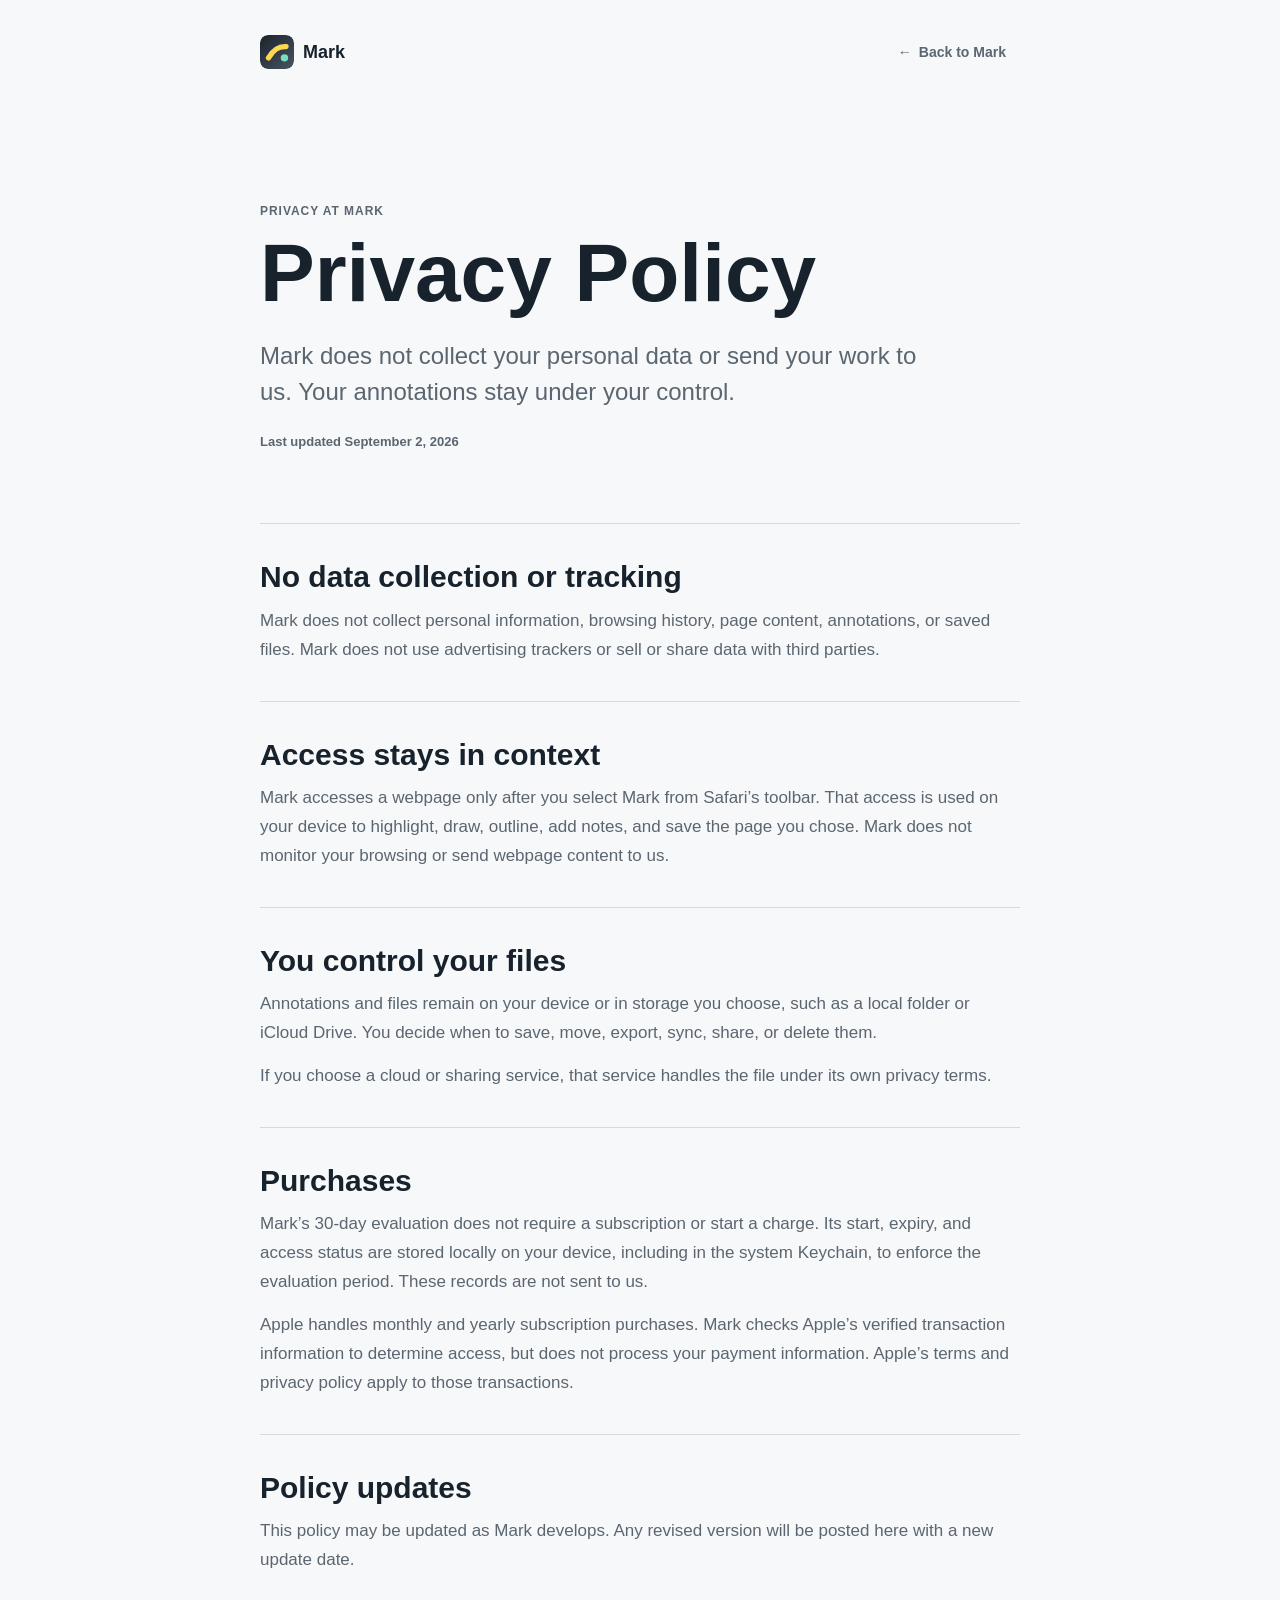
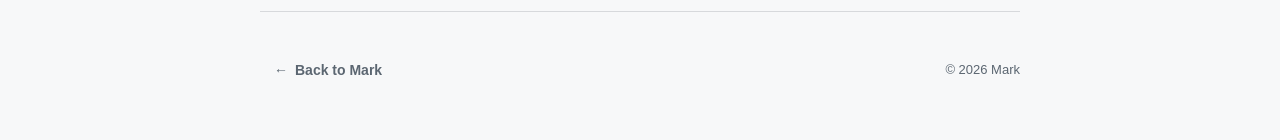
<file: privacy.html>
<!doctype html>
<html lang="en" data-theme="auto">
  <head>
    <meta charset="UTF-8" />
    <meta name="viewport" content="width=device-width, initial-scale=1, viewport-fit=cover" />
    <meta name="color-scheme" content="light dark" />
    <meta
      name="description"
      content="Privacy policy for Mark, the Safari annotation extension."
    />
    <title>Privacy Policy | Mark</title>
    <link rel="canonical" href="https://mark-website-y5hm.onrender.com/privacy" />
    <link rel="icon" href="./public/icon/32.png" sizes="32x32" />
    <link rel="stylesheet" href="./styles.css?v=9" />
    <style>
      .privacy-page {
        min-height: 100svh;
        padding: max(24px, env(safe-area-inset-top)) var(--page-pad)
          max(48px, env(safe-area-inset-bottom));
      }

      .privacy-nav,
      .privacy-document {
        width: min(100%, 760px);
        margin-inline: auto;
      }

      .privacy-nav {
        min-height: 56px;
        display: flex;
        align-items: center;
        justify-content: space-between;
        gap: 20px;
      }

      .privacy-nav .brand {
        flex: 0 0 auto;
      }

      .back-link {
        min-height: 44px;
        padding: 0 14px;
        border-radius: 22px;
        display: inline-flex;
        align-items: center;
        gap: 7px;
        color: var(--muted);
        font-size: 14px;
        font-weight: 680;
        text-decoration: none;
        transition: color 180ms ease, background 180ms ease, transform 180ms ease;
      }

      .back-link:hover,
      .back-link:focus-visible {
        color: var(--ink);
        background: color-mix(in srgb, var(--surface-soft) 76%, transparent);
      }

      .back-link:active {
        transform: scale(0.97);
      }

      .privacy-document {
        padding-top: clamp(72px, 11vw, 124px);
      }

      .privacy-document header {
        padding-bottom: clamp(44px, 7vw, 72px);
        border-bottom: 1px solid var(--line);
      }

      .privacy-document h1 {
        max-width: 680px;
        margin: 0;
        font-size: clamp(48px, 9vw, 82px);
        font-weight: 800;
        line-height: 0.98;
        letter-spacing: 0;
      }

      .privacy-summary {
        max-width: 690px;
        margin: 24px 0 0;
        color: var(--muted);
        font-size: clamp(19px, 3vw, 24px);
        line-height: 1.5;
      }

      .updated {
        margin: 22px 0 0;
        color: var(--muted);
        font-size: 13px;
        font-weight: 650;
      }

      .policy-section {
        padding: 36px 0;
        border-bottom: 1px solid var(--line);
      }

      .policy-section h2 {
        margin: 0 0 12px;
        font-size: clamp(23px, 4vw, 30px);
        line-height: 1.15;
        letter-spacing: 0;
      }

      .policy-section p {
        margin: 0;
        color: var(--muted);
        font-size: 17px;
        line-height: 1.7;
      }

      .policy-section p + p {
        margin-top: 14px;
      }

      .privacy-footer {
        padding-top: 36px;
        display: flex;
        align-items: center;
        justify-content: space-between;
        gap: 20px;
        color: var(--muted);
        font-size: 13px;
      }

      @media (max-width: 520px) {
        .privacy-page {
          padding-left: max(18px, env(safe-area-inset-left));
          padding-right: max(18px, env(safe-area-inset-right));
        }

        .privacy-document {
          padding-top: 58px;
        }

        .privacy-footer {
          align-items: flex-start;
          flex-direction: column;
        }
      }

      @media (prefers-reduced-motion: reduce) {
        .back-link {
          transition: none;
        }
      }
    </style>
  </head>
  <body>
    <a class="skip-link" href="#policy">Skip to privacy policy</a>

    <main class="privacy-page" id="policy">
      <nav class="privacy-nav" aria-label="Privacy page navigation">
        <a class="brand" href="./index.html" aria-label="Mark home">
          <img src="./public/icon/mark.svg" alt="" width="34" height="34" />
          <span>Mark</span>
        </a>
        <a class="back-link" href="./index.html"><span aria-hidden="true">&#8592;</span> Back to Mark</a>
      </nav>

      <article class="privacy-document">
        <header>
          <p class="eyebrow">Privacy at Mark</p>
          <h1>Privacy Policy</h1>
          <p class="privacy-summary">
            Mark does not collect your personal data or send your work to us. Your annotations stay under your control.
          </p>
          <p class="updated">Last updated September 2, 2026</p>
        </header>

        <section class="policy-section" aria-labelledby="data-heading">
          <h2 id="data-heading">No data collection or tracking</h2>
          <p>
            Mark does not collect personal information, browsing history, page content, annotations, or saved files. Mark does not use advertising trackers or sell or share data with third parties.
          </p>
        </section>

        <section class="policy-section" aria-labelledby="access-heading">
          <h2 id="access-heading">Access stays in context</h2>
          <p>
            Mark accesses a webpage only after you select Mark from Safari&rsquo;s toolbar. That access is used on your device to highlight, draw, outline, add notes, and save the page you chose. Mark does not monitor your browsing or send webpage content to us.
          </p>
        </section>

        <section class="policy-section" aria-labelledby="storage-heading">
          <h2 id="storage-heading">You control your files</h2>
          <p>
            Annotations and files remain on your device or in storage you choose, such as a local folder or iCloud Drive. You decide when to save, move, export, sync, share, or delete them.
          </p>
          <p>
            If you choose a cloud or sharing service, that service handles the file under its own privacy terms.
          </p>
        </section>

        <section class="policy-section" aria-labelledby="purchase-heading">
          <h2 id="purchase-heading">Purchases</h2>
          <p>
            Mark&rsquo;s 30-day evaluation does not require a subscription or start a charge. Its start, expiry, and access status are stored locally on your device, including in the system Keychain, to enforce the evaluation period. These records are not sent to us.
          </p>
          <p>
            Apple handles monthly and yearly subscription purchases. Mark checks Apple&rsquo;s verified transaction information to determine access, but does not process your payment information. Apple&rsquo;s terms and privacy policy apply to those transactions.
          </p>
        </section>

        <section class="policy-section" aria-labelledby="changes-heading">
          <h2 id="changes-heading">Policy updates</h2>
          <p>
            This policy may be updated as Mark develops. Any revised version will be posted here with a new update date.
          </p>
        </section>

        <footer class="privacy-footer">
          <a class="back-link" href="./index.html"><span aria-hidden="true">&#8592;</span> Back to Mark</a>
          <span>&copy; <span data-year>2026</span> Mark</span>
        </footer>
      </article>
    </main>

    <script>
      try {
        const savedTheme = localStorage.getItem("mark-marketing-theme");
        if (["auto", "light", "dark"].includes(savedTheme)) {
          document.documentElement.dataset.theme = savedTheme;
        }
      } catch {
        // The page remains usable with the automatic appearance setting.
      }
      document.querySelector("[data-year]").textContent = String(new Date().getFullYear());
    </script>
  </body>
</html>
</file>
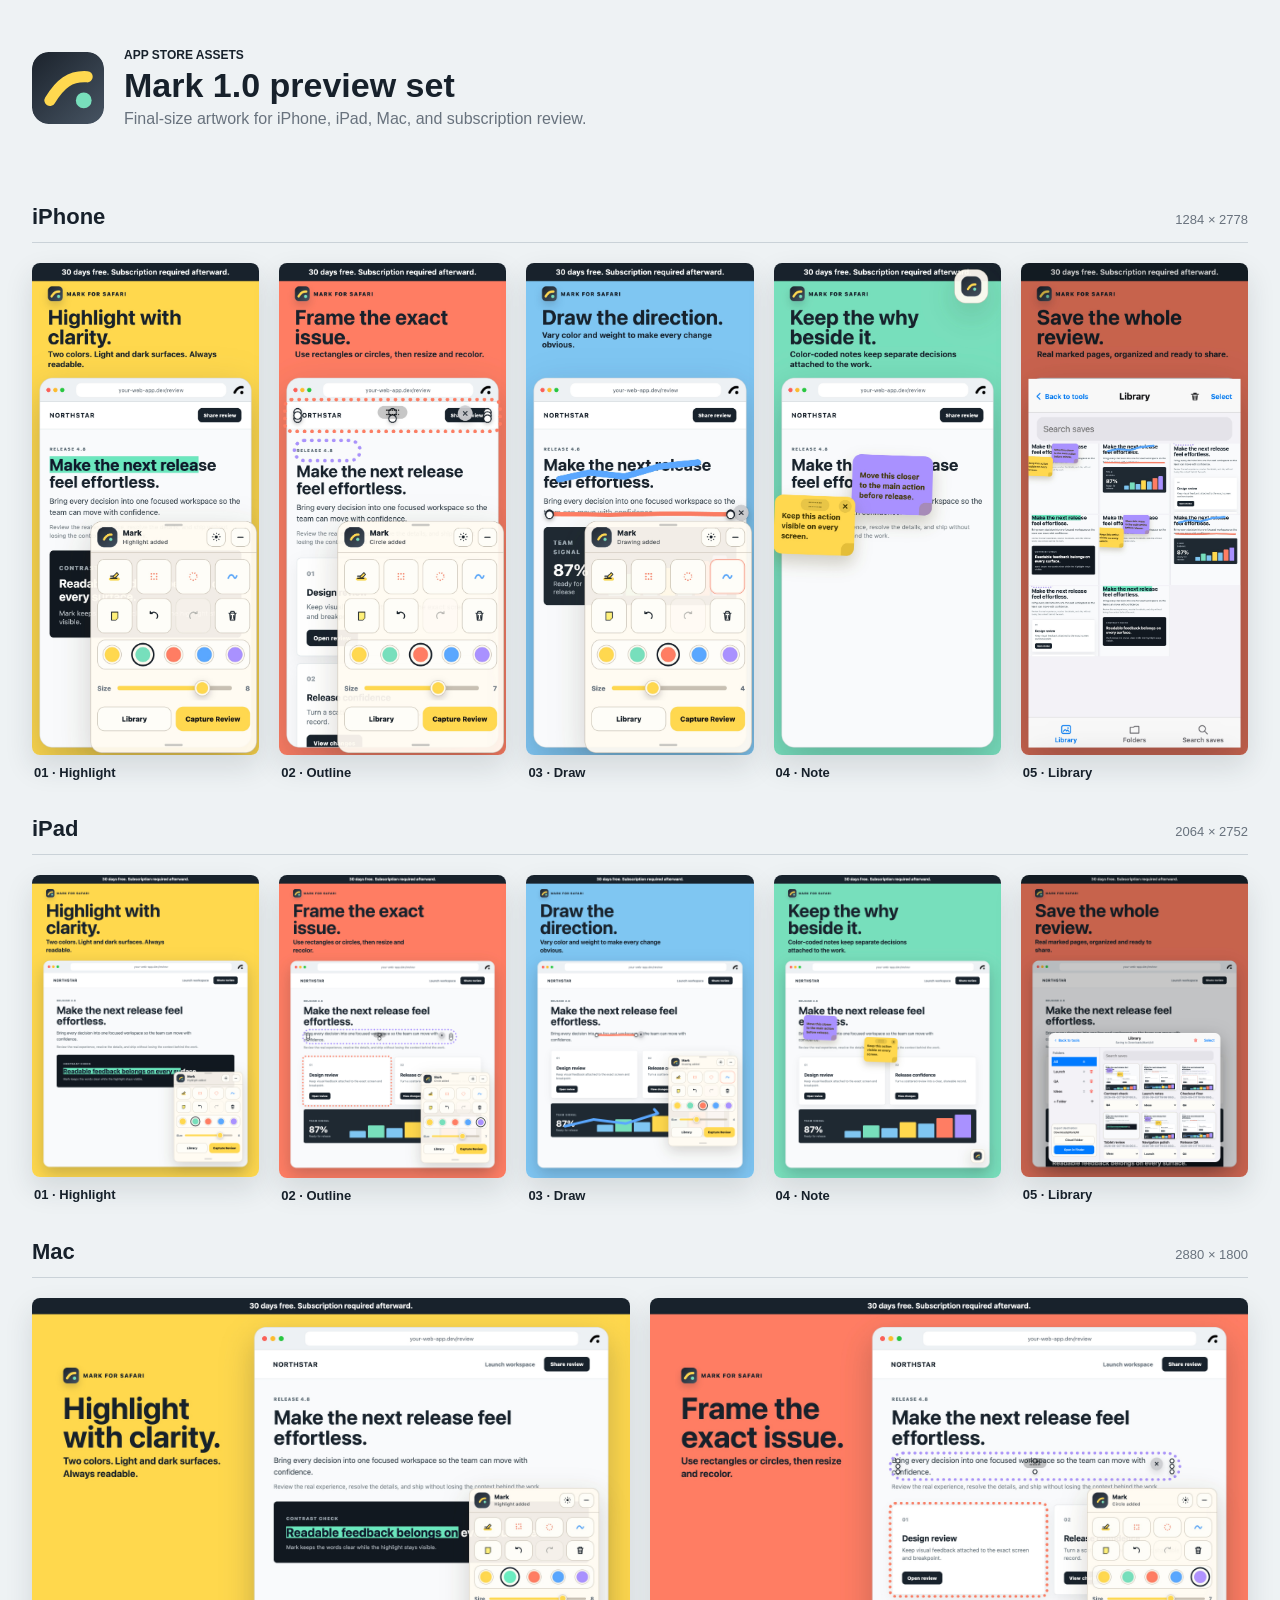
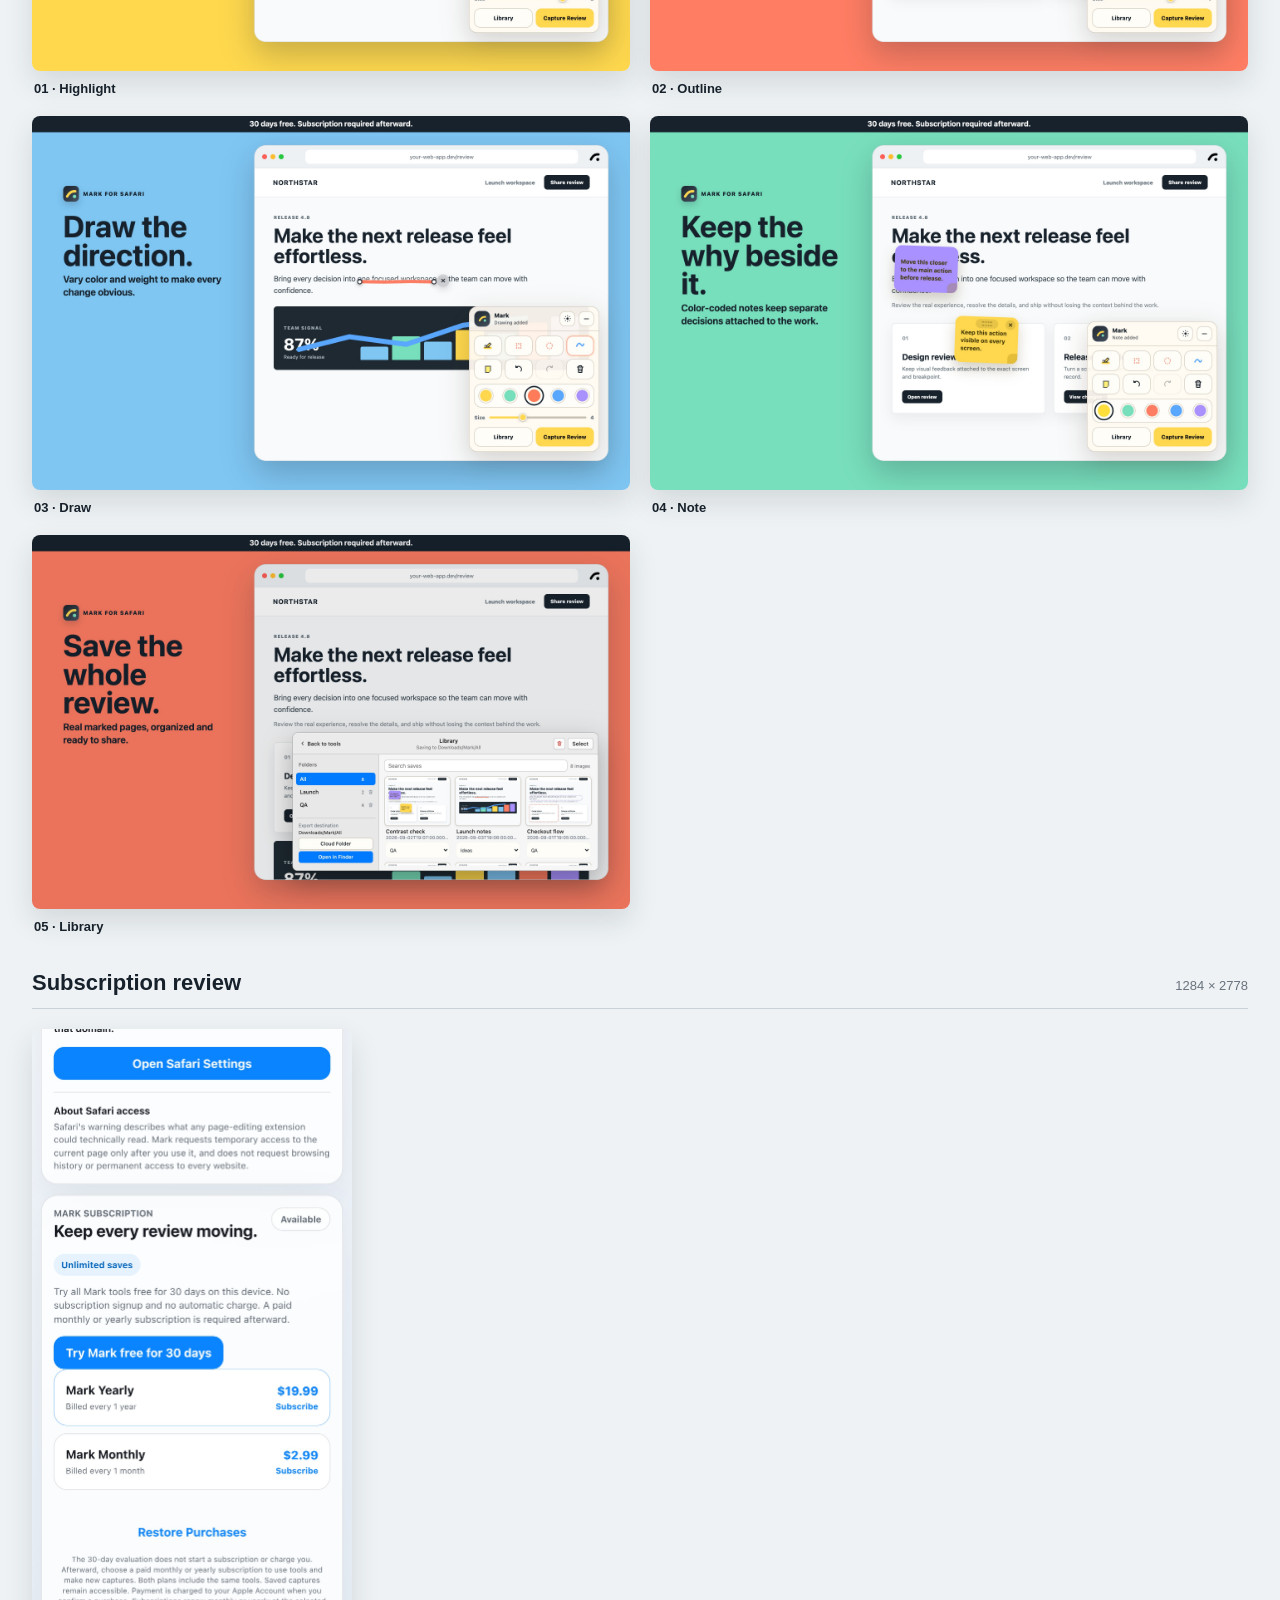
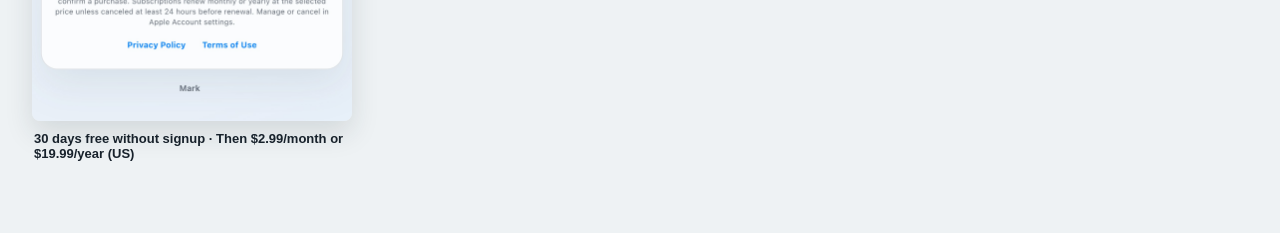
<file: store-assets.html>
<!doctype html>
<html lang="en">
  <head>
    <meta charset="utf-8" />
    <meta name="viewport" content="width=device-width, initial-scale=1" />
    <title>Mark App Store Preview Set</title>
    <link rel="stylesheet" href="store-assets.css" />
  </head>
  <body>
    <header>
      <img src="./public/icon/mark.svg" alt="Mark" />
      <div>
        <p>APP STORE ASSETS</p>
        <h1>Mark 1.0 preview set</h1>
        <span>Final-size artwork for iPhone, iPad, Mac, and subscription review.</span>
      </div>
    </header>

    <main>
      <section>
        <div class="section-heading"><h2>iPhone</h2><span>1284 × 2778</span></div>
        <div class="grid phone-grid">
          <figure><img src="../app-store-assets/1.0/iphone/1-highlight.jpg?v=4" alt="Real Mark highlighter on iPhone" /><figcaption>01 · Highlight</figcaption></figure>
          <figure><img src="../app-store-assets/1.0/iphone/2-outline.jpg?v=4" alt="Real Mark outline tool on iPhone" /><figcaption>02 · Outline</figcaption></figure>
          <figure><img src="../app-store-assets/1.0/iphone/3-draw.jpg?v=4" alt="Real Mark freehand tool on iPhone" /><figcaption>03 · Draw</figcaption></figure>
          <figure><img src="../app-store-assets/1.0/iphone/4-note.jpg?v=4" alt="Real Mark sticky note on iPhone" /><figcaption>04 · Note</figcaption></figure>
          <figure><img src="../app-store-assets/1.0/iphone/5-library.jpg?v=5" alt="Real Mark library on iPhone" /><figcaption>05 · Library</figcaption></figure>
        </div>
      </section>

      <section>
        <div class="section-heading"><h2>iPad</h2><span>2064 × 2752</span></div>
        <div class="grid tablet-grid">
          <figure><img src="../app-store-assets/1.0/ipad/1-highlight.jpg?v=4" alt="Real Mark highlighter on iPad" /><figcaption>01 · Highlight</figcaption></figure>
          <figure><img src="../app-store-assets/1.0/ipad/2-outline.jpg?v=4" alt="Real Mark outline tool on iPad" /><figcaption>02 · Outline</figcaption></figure>
          <figure><img src="../app-store-assets/1.0/ipad/3-draw.jpg?v=4" alt="Real Mark freehand tool on iPad" /><figcaption>03 · Draw</figcaption></figure>
          <figure><img src="../app-store-assets/1.0/ipad/4-note.jpg?v=4" alt="Real Mark sticky note on iPad" /><figcaption>04 · Note</figcaption></figure>
          <figure><img src="../app-store-assets/1.0/ipad/5-library.jpg?v=5" alt="Real Mark library on iPad" /><figcaption>05 · Library</figcaption></figure>
        </div>
      </section>

      <section>
        <div class="section-heading"><h2>Mac</h2><span>2880 × 1800</span></div>
        <div class="grid mac-grid">
          <figure><img src="../app-store-assets/1.0/mac/1-highlight.jpg?v=4" alt="Real Mark highlighter on Mac" /><figcaption>01 · Highlight</figcaption></figure>
          <figure><img src="../app-store-assets/1.0/mac/2-outline.jpg?v=4" alt="Real Mark outline tool on Mac" /><figcaption>02 · Outline</figcaption></figure>
          <figure><img src="../app-store-assets/1.0/mac/3-draw.jpg?v=4" alt="Real Mark freehand tool on Mac" /><figcaption>03 · Draw</figcaption></figure>
          <figure><img src="../app-store-assets/1.0/mac/4-note.jpg?v=4" alt="Real Mark sticky note on Mac" /><figcaption>04 · Note</figcaption></figure>
          <figure><img src="../app-store-assets/1.0/mac/5-library.jpg?v=5" alt="Real Mark library on Mac" /><figcaption>05 · Library</figcaption></figure>
        </div>
      </section>

      <section>
        <div class="section-heading"><h2>Subscription review</h2><span>1284 × 2778</span></div>
        <div class="grid review-grid">
          <figure><img src="../app-store-assets/1.0/subscription-review/mark-yearly-purchase-screen.jpg?v=5" alt="Mark monthly and yearly subscription choices" /><figcaption>30 days free without signup · Then $2.99/month or $19.99/year (US)</figcaption></figure>
        </div>
      </section>
    </main>
  </body>
</html>
</file>
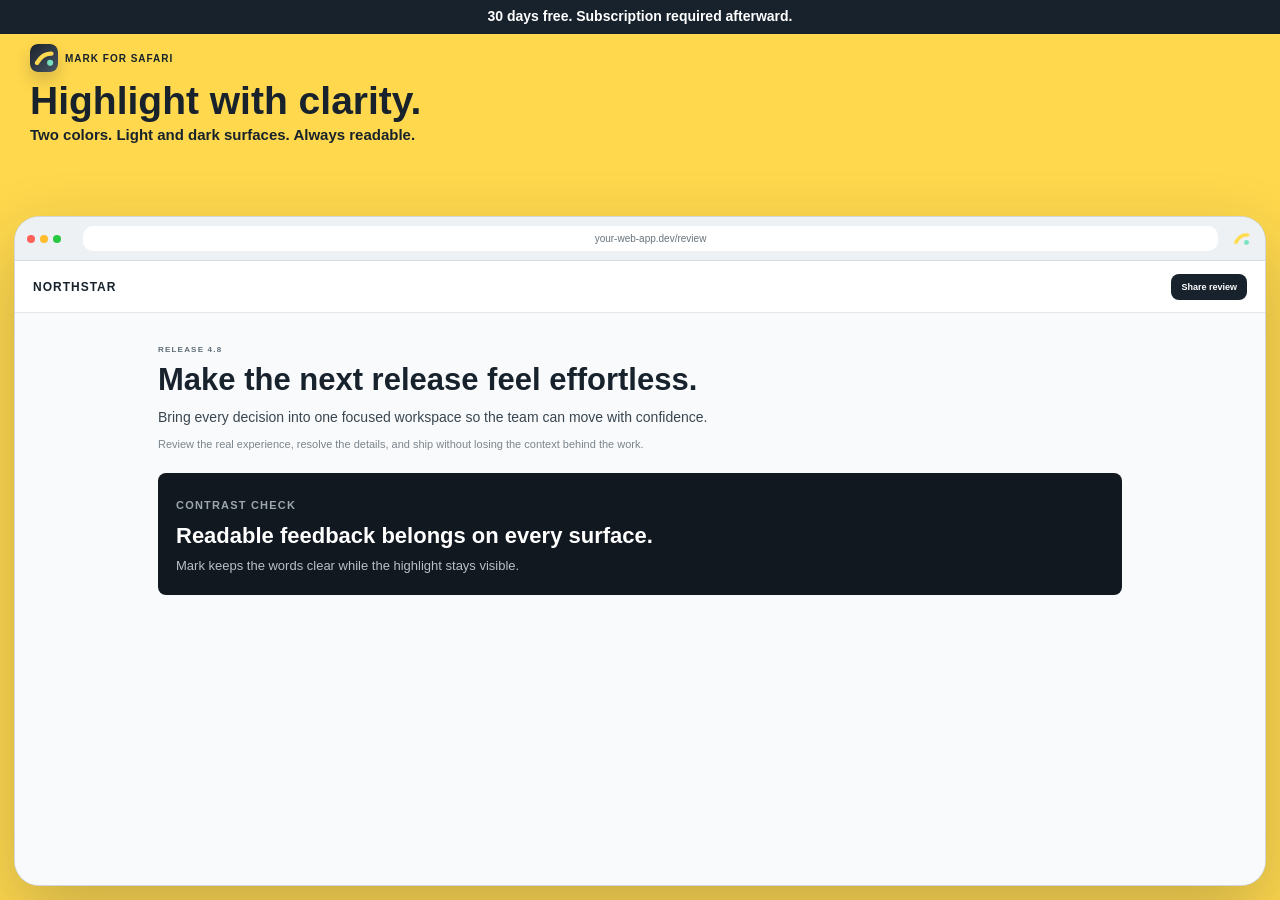
<file: store-shot.html>
<!doctype html>
<html lang="en">
  <head>
    <meta charset="UTF-8" />
    <meta name="viewport" content="width=device-width, initial-scale=1" />
    <meta name="color-scheme" content="light" />
    <title>Mark App Store Screenshot</title>
    <link rel="stylesheet" href="./store-shot.css" />
  </head>
  <body>
    <aside class="purchase-disclosure">30 days free. Subscription required afterward.</aside>
    <main class="artboard">
      <header class="pitch">
        <div class="brand"><img src="./public/icon/mark.svg" alt="" /><span>MARK FOR SAFARI</span></div>
        <h1 data-title></h1>
        <p data-subtitle></p>
      </header>

      <section class="browser" aria-label="Website being reviewed with Mark">
        <div class="browser-bar">
          <div class="traffic"><i></i><i></i><i></i></div>
          <span class="address">your-web-app.dev/review</span>
          <img src="./public/icon/toolbar/32.png" alt="Mark extension icon" />
        </div>

        <div class="web-app">
          <nav class="site-nav" id="nav-target">
            <b>NORTHSTAR</b>
            <span>Launch workspace</span>
            <button id="share-target">Share review</button>
          </nav>

          <div class="workspace">
            <div class="intro">
              <span id="release-target">RELEASE 4.8</span>
              <h2 id="markup-target">Make the next release feel effortless.</h2>
              <p id="highlight-target">Bring every decision into <span id="draw-copy-target">one focused workspace</span> so the team can move with confidence.</p>
              <p class="support">Review the real experience, resolve the details, and ship without losing the context behind the work.</p>
            </div>

            <div class="review-grid">
              <article class="review-card" id="outline-target">
                <span>01</span>
                <b>Design review</b>
                <p>Keep visual feedback attached to the exact screen and breakpoint.</p>
                <button id="note-target">Open review</button>
              </article>
              <article class="review-card" id="outline-target-2">
                <span>02</span>
                <b>Release confidence</b>
                <p>Turn a scattered review into a clear, shareable record.</p>
                <button id="note-target-2">View changes</button>
              </article>
            </div>

            <section class="signal" id="draw-target">
              <div><span>TEAM SIGNAL</span><b>87%</b><p>Ready for release</p></div>
              <div class="chart"><i></i><i></i><i></i><i></i><i></i><i></i><i></i></div>
            </section>

            <section class="dark-proof">
              <span>CONTRAST CHECK</span>
              <h3 id="dark-highlight-target">Readable feedback belongs on every surface.</h3>
              <p>Mark keeps the words clear while the highlight stays visible.</p>
            </section>
          </div>
        </div>
      </section>
    </main>

    <script>
      const params = new URLSearchParams(location.search);
      const platform = params.get("platform") || "iphone";
      const scene = params.get("scene") || "highlight";
      const copy = {
        highlight: ["Highlight with clarity.", "Two colors. Light and dark surfaces. Always readable."],
        outline: ["Frame the exact issue.", "Use rectangles or circles, then resize and recolor."],
        draw: ["Draw the direction.", "Vary color and weight to make every change obvious."],
        note: ["Keep the why beside it.", "Color-coded notes keep separate decisions attached to the work."],
        library: ["Save the whole review.", "Real marked pages, organized and ready to share."],
        subscription: ["Try Mark for 30 days.", "No signup or automatic charge. Then $2.99/month or $19.99/year (US)."]
      };
      document.body.dataset.platform = platform;
      document.body.dataset.scene = scene;
      document.querySelector("[data-title]").textContent = copy[scene][0];
      document.querySelector("[data-subtitle]").textContent = copy[scene][1];
    </script>
  </body>
</html>
</file>
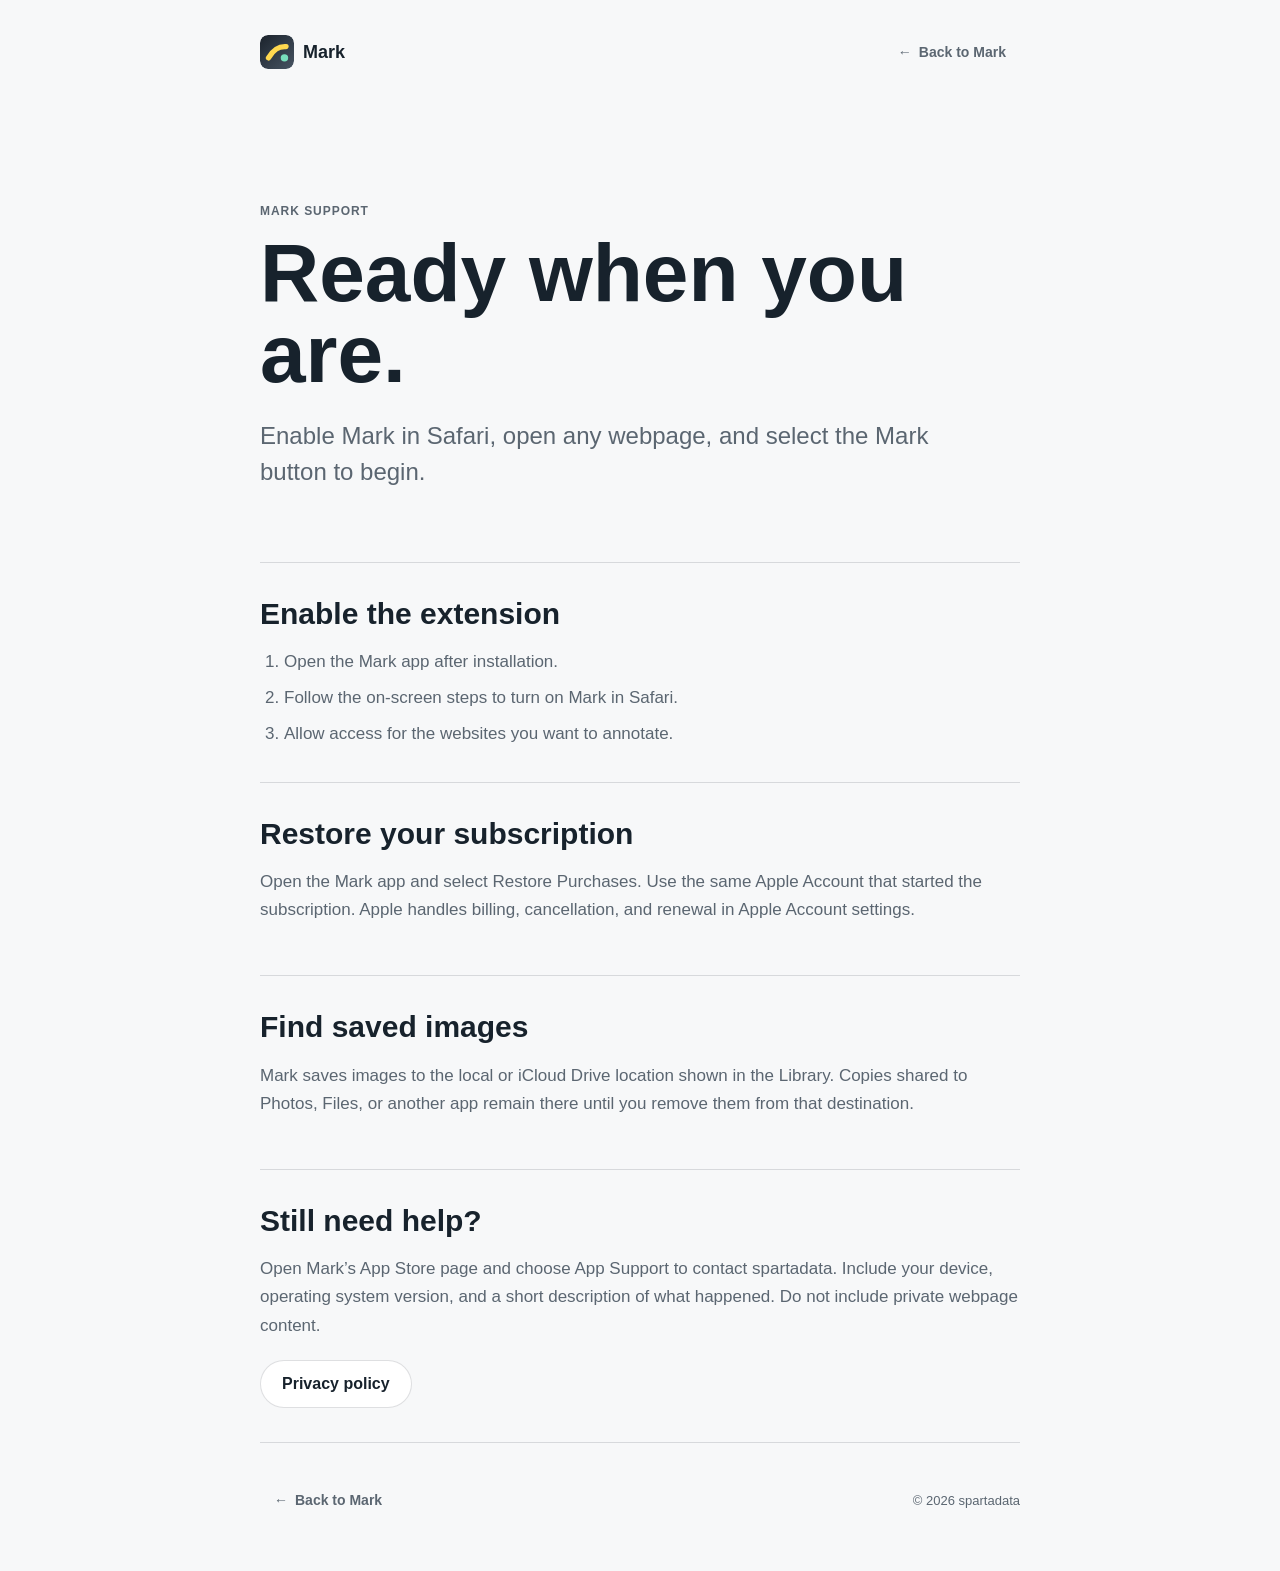
<file: support.html>
<!doctype html>
<html lang="en" data-theme="auto">
  <head>
    <meta charset="UTF-8" />
    <meta name="viewport" content="width=device-width, initial-scale=1, viewport-fit=cover" />
    <meta name="color-scheme" content="light dark" />
    <meta name="description" content="Setup help and support for Mark, the Safari website annotation extension." />
    <title>Support | Mark</title>
    <link rel="canonical" href="https://mark-website-y5hm.onrender.com/support" />
    <link rel="icon" href="./public/icon/32.png" sizes="32x32" />
    <link rel="stylesheet" href="./styles.css?v=10" />
    <style>
      .support-page { min-height: 100svh; padding: max(24px, env(safe-area-inset-top)) var(--page-pad) max(48px, env(safe-area-inset-bottom)); }
      .support-nav, .support-document { width: min(100%, 760px); margin-inline: auto; }
      .support-nav { min-height: 56px; display: flex; align-items: center; justify-content: space-between; gap: 20px; }
      .back-link { min-height: 44px; padding: 0 14px; border-radius: 22px; display: inline-flex; align-items: center; gap: 7px; color: var(--muted); font-size: 14px; font-weight: 680; text-decoration: none; }
      .back-link:hover, .back-link:focus-visible { color: var(--ink); background: color-mix(in srgb, var(--surface-soft) 76%, transparent); }
      .support-document { padding-top: clamp(72px, 11vw, 124px); }
      .support-document > header { padding-bottom: clamp(44px, 7vw, 72px); border-bottom: 1px solid var(--line); }
      .support-document h1 { max-width: 680px; margin: 0; font-size: clamp(48px, 9vw, 82px); font-weight: 800; line-height: .98; letter-spacing: 0; }
      .support-summary { max-width: 690px; margin: 24px 0 0; color: var(--muted); font-size: clamp(19px, 3vw, 24px); line-height: 1.5; }
      .support-section { padding: 34px 0; border-bottom: 1px solid var(--line); }
      .support-section h2 { margin: 0 0 12px; font-size: clamp(23px, 4vw, 30px); line-height: 1.15; letter-spacing: 0; }
      .support-section p, .support-section li { color: var(--muted); font-size: 17px; line-height: 1.65; }
      .support-section ol { margin: 16px 0 0; padding-left: 24px; }
      .support-section li + li { margin-top: 8px; }
      .support-actions { display: flex; flex-wrap: wrap; gap: 12px; margin-top: 20px; }
      .support-footer { padding-top: 36px; display: flex; align-items: center; justify-content: space-between; gap: 20px; color: var(--muted); font-size: 13px; }
      @media (max-width: 520px) { .support-page { padding-inline: max(18px, env(safe-area-inset-left)); } .support-document { padding-top: 58px; } .support-footer { align-items: flex-start; flex-direction: column; } }
    </style>
  </head>
  <body>
    <a class="skip-link" href="#support">Skip to support</a>
    <main class="support-page" id="support">
      <nav class="support-nav" aria-label="Support page navigation">
        <a class="brand" href="./index.html" aria-label="Mark home"><img src="./public/icon/mark.svg" alt="" width="34" height="34" /><span>Mark</span></a>
        <a class="back-link" href="./index.html"><span aria-hidden="true">&#8592;</span> Back to Mark</a>
      </nav>
      <article class="support-document">
        <header>
          <p class="eyebrow">Mark support</p>
          <h1>Ready when you are.</h1>
          <p class="support-summary">Enable Mark in Safari, open any webpage, and select the Mark button to begin.</p>
        </header>
        <section class="support-section" aria-labelledby="enable-heading">
          <h2 id="enable-heading">Enable the extension</h2>
          <ol>
            <li>Open the Mark app after installation.</li>
            <li>Follow the on-screen steps to turn on Mark in Safari.</li>
            <li>Allow access for the websites you want to annotate.</li>
          </ol>
        </section>
        <section class="support-section" aria-labelledby="restore-heading">
          <h2 id="restore-heading">Restore your subscription</h2>
          <p>Open the Mark app and select Restore Purchases. Use the same Apple Account that started the subscription. Apple handles billing, cancellation, and renewal in Apple Account settings.</p>
        </section>
        <section class="support-section" aria-labelledby="files-heading">
          <h2 id="files-heading">Find saved images</h2>
          <p>Mark saves images to the local or iCloud Drive location shown in the Library. Copies shared to Photos, Files, or another app remain there until you remove them from that destination.</p>
        </section>
        <section class="support-section" aria-labelledby="help-heading">
          <h2 id="help-heading">Still need help?</h2>
          <p>Open Mark&rsquo;s App Store page and choose App Support to contact spartadata. Include your device, operating system version, and a short description of what happened. Do not include private webpage content.</p>
          <div class="support-actions"><a class="button button-secondary" href="./privacy.html">Privacy policy</a></div>
        </section>
        <footer class="support-footer">
          <a class="back-link" href="./index.html"><span aria-hidden="true">&#8592;</span> Back to Mark</a>
          <span>&copy; <span data-year>2026</span> spartadata</span>
        </footer>
      </article>
    </main>
    <script>
      try {
        const savedTheme = localStorage.getItem("mark-marketing-theme");
        if (["auto", "light", "dark"].includes(savedTheme)) document.documentElement.dataset.theme = savedTheme;
      } catch {}
      document.querySelector("[data-year]").textContent = String(new Date().getFullYear());
    </script>
  </body>
</html>
</file>
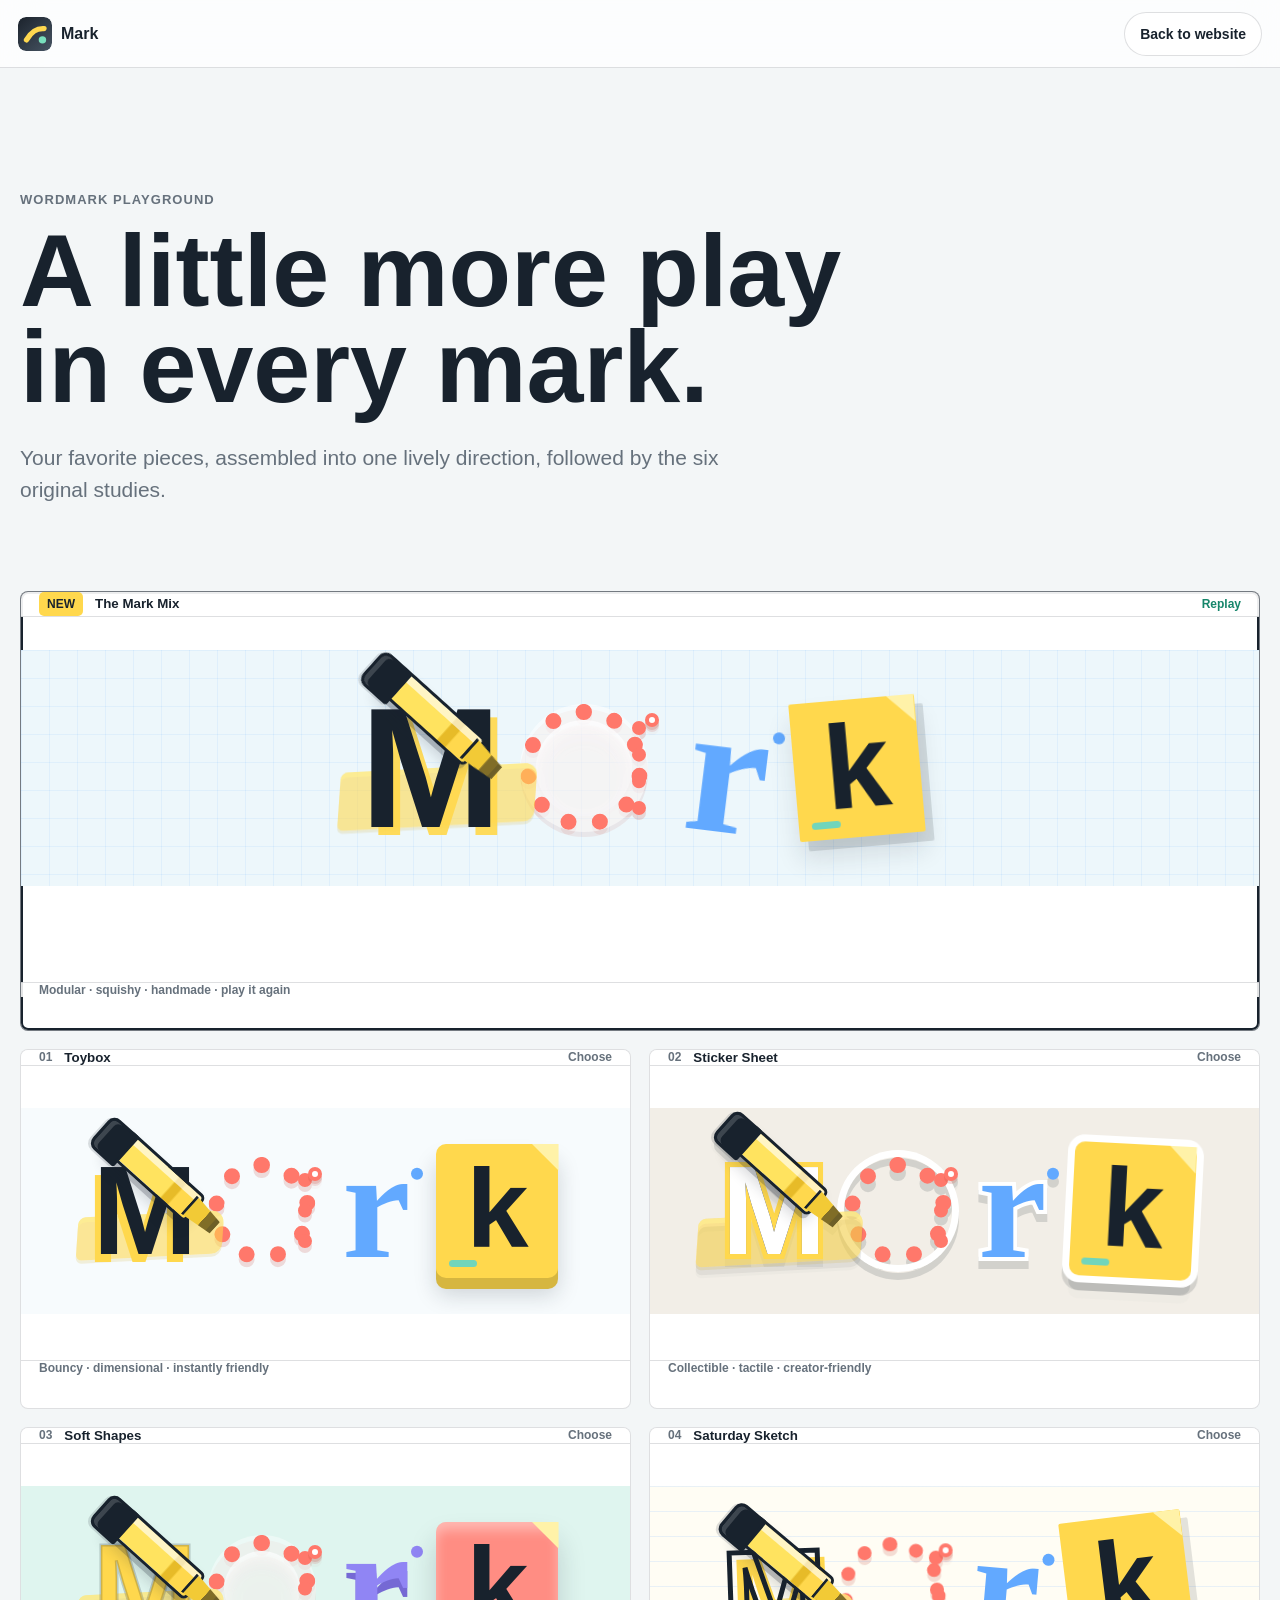
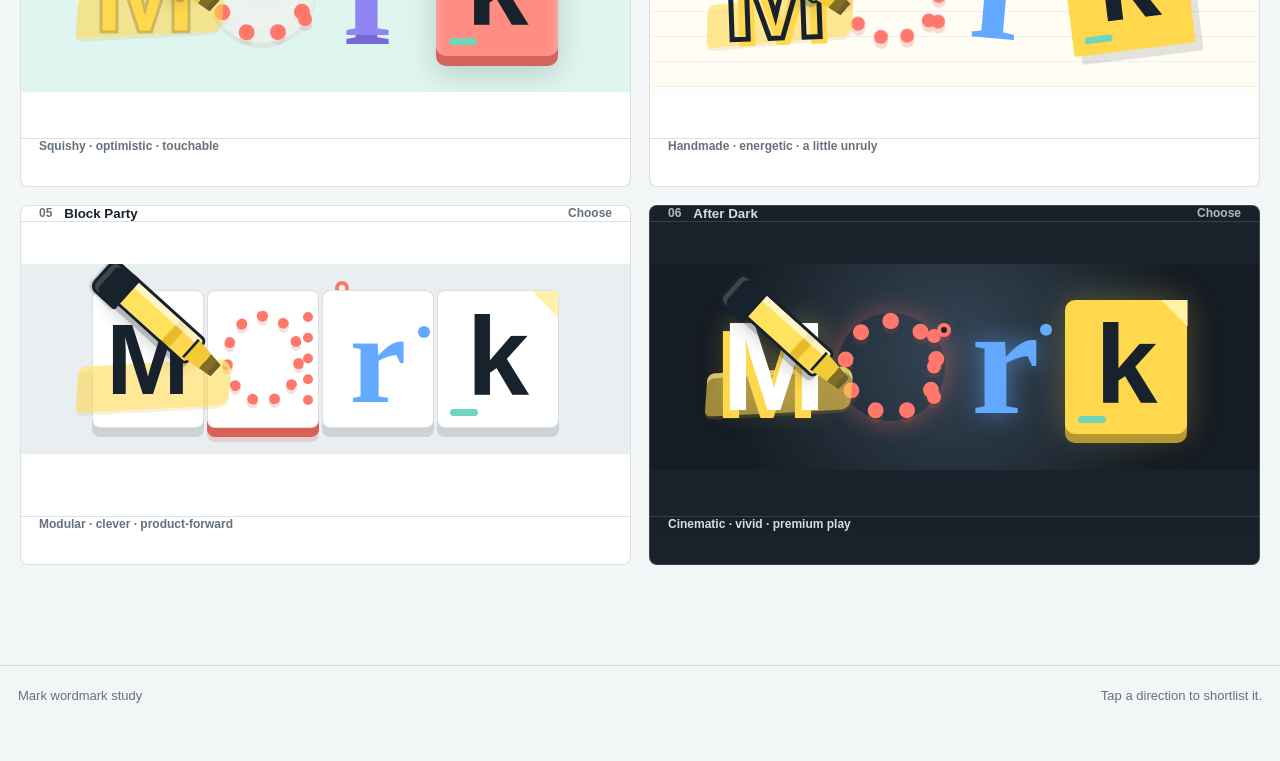
<file: wordmarks.html>
<!doctype html>
<html lang="en">
  <head>
    <meta charset="UTF-8" />
    <meta name="viewport" content="width=device-width, initial-scale=1, viewport-fit=cover" />
    <meta name="color-scheme" content="light" />
    <meta name="description" content="Playful wordmark directions for Mark, the Safari annotation workspace." />
    <title>Mark Wordmark Playground</title>
    <link rel="icon" href="./public/icon/32.png" sizes="32x32" />
    <link rel="stylesheet" href="./wordmarks.css?v=10" />
  </head>
  <body>
    <header class="lab-header">
      <a class="lab-brand" href="./?wordmark=4" aria-label="Back to the Mark website">
        <img src="./public/icon/mark.svg" alt="" width="34" height="34" />
        <span>Mark</span>
      </a>
      <a class="back-link" href="./?wordmark=4">Back to website</a>
    </header>

    <main>
      <section class="intro">
        <p class="eyebrow">Wordmark playground</p>
        <h1>A little more play<br />in every mark.</h1>
        <p>Your favorite pieces, assembled into one lively direction, followed by the six original studies.</p>
      </section>

      <section class="concept-grid" aria-label="Mark wordmark directions">
        <button class="concept concept-custom is-selected is-replaying" type="button" aria-pressed="true" data-concept data-mix>
          <span class="concept-head"><b>NEW</b><span>The Mark Mix</span><i data-selection>Replay</i></span>
          <span class="concept-stage">
            <span class="mark-build" role="img" aria-label="Mark">
              <span class="mark-m">M<i class="marker-cap"></i></span>
              <span class="mark-a"><i></i></span>
              <span class="mark-r">r<i></i></span>
              <span class="mark-k"><b>k</b><i></i></span>
            </span>
          </span>
          <span class="concept-foot">Modular · squishy · handmade · play it again</span>
        </button>

        <button class="concept concept-toybox" type="button" aria-pressed="false" data-concept>
          <span class="concept-head"><b>01</b><span>Toybox</span><i data-selection>Choose</i></span>
          <span class="concept-stage">
            <span class="mark-build" role="img" aria-label="Mark">
              <span class="mark-m">M<i class="marker-cap"></i></span>
              <span class="mark-a"><i></i></span>
              <span class="mark-r">r<i></i></span>
              <span class="mark-k"><b>k</b><i></i></span>
            </span>
          </span>
          <span class="concept-foot">Bouncy · dimensional · instantly friendly</span>
        </button>

        <button class="concept concept-stickers" type="button" aria-pressed="false" data-concept>
          <span class="concept-head"><b>02</b><span>Sticker Sheet</span><i data-selection>Choose</i></span>
          <span class="concept-stage">
            <span class="mark-build" role="img" aria-label="Mark">
              <span class="mark-m">M<i class="marker-cap"></i></span>
              <span class="mark-a"><i></i></span>
              <span class="mark-r">r<i></i></span>
              <span class="mark-k"><b>k</b><i></i></span>
            </span>
          </span>
          <span class="concept-foot">Collectible · tactile · creator-friendly</span>
        </button>

        <button class="concept concept-soft" type="button" aria-pressed="false" data-concept>
          <span class="concept-head"><b>03</b><span>Soft Shapes</span><i data-selection>Choose</i></span>
          <span class="concept-stage">
            <span class="mark-build" role="img" aria-label="Mark">
              <span class="mark-m">M<i class="marker-cap"></i></span>
              <span class="mark-a"><i></i></span>
              <span class="mark-r">r<i></i></span>
              <span class="mark-k"><b>k</b><i></i></span>
            </span>
          </span>
          <span class="concept-foot">Squishy · optimistic · touchable</span>
        </button>

        <button class="concept concept-sketch" type="button" aria-pressed="false" data-concept>
          <span class="concept-head"><b>04</b><span>Saturday Sketch</span><i data-selection>Choose</i></span>
          <span class="concept-stage">
            <span class="mark-build" role="img" aria-label="Mark">
              <span class="mark-m">M<i class="marker-cap"></i></span>
              <span class="mark-a"><i></i></span>
              <span class="mark-r">r<i></i></span>
              <span class="mark-k"><b>k</b><i></i></span>
            </span>
          </span>
          <span class="concept-foot">Handmade · energetic · a little unruly</span>
        </button>

        <button class="concept concept-blocks" type="button" aria-pressed="false" data-concept>
          <span class="concept-head"><b>05</b><span>Block Party</span><i data-selection>Choose</i></span>
          <span class="concept-stage">
            <span class="mark-build" role="img" aria-label="Mark">
              <span class="mark-m">M<i class="marker-cap"></i></span>
              <span class="mark-a"><i></i></span>
              <span class="mark-r">r<i></i></span>
              <span class="mark-k"><b>k</b><i></i></span>
            </span>
          </span>
          <span class="concept-foot">Modular · clever · product-forward</span>
        </button>

        <button class="concept concept-night" type="button" aria-pressed="false" data-concept>
          <span class="concept-head"><b>06</b><span>After Dark</span><i data-selection>Choose</i></span>
          <span class="concept-stage">
            <span class="mark-build" role="img" aria-label="Mark">
              <span class="mark-m">M<i class="marker-cap"></i></span>
              <span class="mark-a"><i></i></span>
              <span class="mark-r">r<i></i></span>
              <span class="mark-k"><b>k</b><i></i></span>
            </span>
          </span>
          <span class="concept-foot">Cinematic · vivid · premium play</span>
        </button>
      </section>
    </main>

    <footer><span>Mark wordmark study</span><span>Tap a direction to shortlist it.</span></footer>
    <script src="./wordmarks.js?v=3" defer></script>
  </body>
</html>
</file>
<file: styles.css>
:root {
  color-scheme: light;
  --bg: #f7f8f9;
  --surface: #ffffff;
  --surface-soft: #edf1f3;
  --ink: #17222c;
  --muted: #5b6671;
  --line: rgba(23, 34, 44, 0.14);
  --line-strong: rgba(23, 34, 44, 0.24);
  --charcoal: #29343f;
  --yellow: #ffd84d;
  --yellow-deep: #e9b914;
  --coral: #ff786b;
  --mint: #71d5bb;
  --blue: #62a9ff;
  --page-pad: max(20px, env(safe-area-inset-left));
  --content: 1180px;
  --ease: cubic-bezier(0.22, 1, 0.36, 1);
  --shadow: 0 28px 80px rgba(23, 34, 44, 0.16);
}

html[data-theme="dark"] {
  color-scheme: dark;
  --bg: #11161b;
  --surface: #192127;
  --surface-soft: #232d35;
  --ink: #f4f7f9;
  --muted: #acb7c0;
  --line: rgba(244, 247, 249, 0.14);
  --line-strong: rgba(244, 247, 249, 0.25);
  --charcoal: #0b0f13;
  --shadow: 0 30px 90px rgba(0, 0, 0, 0.44);
}

@media (prefers-color-scheme: dark) {
  html[data-theme="auto"] {
    color-scheme: dark;
    --bg: #11161b;
    --surface: #192127;
    --surface-soft: #232d35;
    --ink: #f4f7f9;
    --muted: #acb7c0;
    --line: rgba(244, 247, 249, 0.14);
    --line-strong: rgba(244, 247, 249, 0.25);
    --charcoal: #0b0f13;
    --shadow: 0 30px 90px rgba(0, 0, 0, 0.44);
  }
}

* { box-sizing: border-box; }
html { scroll-behavior: smooth; scroll-padding-top: 90px; }
body { margin: 0; overflow-x: hidden; background: var(--bg); color: var(--ink); font-family: -apple-system, BlinkMacSystemFont, "SF Pro Display", "Helvetica Neue", Arial, sans-serif; font-size: 16px; line-height: 1.5; letter-spacing: 0; }
button, input, textarea, select { font: inherit; }
button, a { -webkit-tap-highlight-color: transparent; }
button { color: inherit; }
a { color: inherit; }
img { display: block; max-width: 100%; }

.sr-only { position: absolute; width: 1px; height: 1px; padding: 0; margin: -1px; overflow: hidden; clip: rect(0, 0, 0, 0); white-space: nowrap; border: 0; }
.skip-link { position: fixed; z-index: 1000; top: 10px; left: 10px; padding: 11px 15px; border-radius: 8px; background: var(--ink); color: var(--surface); transform: translateY(-160%); }
.skip-link:focus { transform: translateY(0); }
:focus-visible { outline: 3px solid var(--blue); outline-offset: 3px; }

.site-header { position: fixed; z-index: 100; top: max(10px, env(safe-area-inset-top)); left: 50%; width: min(calc(100% - 24px), 980px); min-height: 64px; padding: 8px 10px 8px 14px; display: flex; align-items: center; gap: 18px; border: 1px solid var(--line); border-radius: 32px; background: color-mix(in srgb, var(--surface) 78%, transparent); box-shadow: 0 10px 34px rgba(23, 34, 44, 0.1); backdrop-filter: saturate(160%) blur(20px); -webkit-backdrop-filter: saturate(160%) blur(20px); transform: translateX(-50%); transition: background 220ms ease, box-shadow 220ms ease, width 220ms ease; }
.site-header.is-scrolled { background: color-mix(in srgb, var(--surface) 92%, transparent); box-shadow: 0 14px 44px rgba(23, 34, 44, 0.15); }
.brand { min-height: 44px; display: inline-flex; align-items: center; gap: 9px; color: var(--ink); font-size: 18px; font-weight: 780; text-decoration: none; }
.brand img { border-radius: 8px; }
.brand-icon { display: block; flex: 0 0 auto; overflow: visible; border-radius: 8px; transform-origin: center; }
.brand-icon circle { transform-box: fill-box; transform-origin: center; }
.brand.is-logo-playing .brand-icon { animation: brand-logo-tile .72s cubic-bezier(.2, 1.35, .32, 1) both; }
.brand.is-logo-playing .brand-icon path { stroke-dasharray: 48; animation: brand-logo-highlight .72s cubic-bezier(.2, .82, .22, 1) both; }
.brand.is-logo-playing .brand-icon circle { animation: brand-logo-dot .52s cubic-bezier(.2, 1.5, .32, 1) .38s both; }
@keyframes brand-logo-tile {
  0% { transform: scale(.82) rotate(-8deg); }
  56% { transform: scale(1.1) rotate(4deg); }
  100% { transform: scale(1) rotate(0); }
}
@keyframes brand-logo-highlight {
  0% { stroke-dashoffset: 48; opacity: .38; }
  100% { stroke-dashoffset: 0; opacity: 1; }
}
@keyframes brand-logo-dot {
  0% { transform: scale(0); opacity: 0; }
  68% { transform: scale(1.38); opacity: 1; }
  100% { transform: scale(1); opacity: 1; }
}
.site-nav { margin: 0 auto; display: flex; align-items: center; gap: 4px; }
.site-nav a { min-height: 44px; padding: 0 14px; display: inline-flex; align-items: center; border-radius: 22px; color: var(--muted); font-size: 14px; font-weight: 680; text-decoration: none; transition: color 180ms ease, background 180ms ease; }
.site-nav a:hover, .site-nav a:focus-visible { color: var(--ink); background: color-mix(in srgb, var(--surface-soft) 75%, transparent); }
.header-actions { display: flex; align-items: center; gap: 6px; }
.control { min-width: 44px; min-height: 44px; border: 0; border-radius: 50%; display: inline-grid; place-items: center; background: color-mix(in srgb, var(--surface-soft) 76%, transparent); cursor: pointer; transition: transform 200ms var(--ease), background 200ms ease; }
.control:hover { transform: scale(1.06) rotate(4deg); }
.control:active { transform: scale(0.94); }
.theme-control { font-size: 20px; }
.nav-toggle { display: none; }

.button { min-height: 48px; padding: 0 21px; border: 1px solid var(--line); border-radius: 24px; display: inline-flex; align-items: center; justify-content: center; color: var(--ink); background: var(--surface); font-weight: 760; text-decoration: none; cursor: pointer; transition: transform 220ms var(--ease), box-shadow 220ms ease, background 220ms ease; }
.button:hover { transform: translateY(-3px) rotate(-1deg); box-shadow: 0 10px 24px rgba(23, 34, 44, 0.13); }
.button:active { transform: scale(0.97); }
.button-primary { border-color: rgba(23, 34, 44, 0.1); background: var(--yellow); color: #17222c; }
.button-primary:hover { background: #ffe573; }
.button-dark { border-color: transparent; background: #27333e; color: #fff; }
.button-quiet { background: transparent; }
.button-small { min-height: 44px; padding: 0 17px; font-size: 14px; }
.button-full { width: 100%; }

.eyebrow { margin: 0 0 15px; color: var(--muted); font-size: 12px; font-weight: 800; line-height: 1.2; text-transform: uppercase; letter-spacing: 0.08em; }
.section { width: min(100%, calc(var(--content) + var(--page-pad) * 2)); margin: 0 auto; padding: 116px var(--page-pad); }

.hero { min-height: 100svh; padding: clamp(108px, 13vh, 142px) var(--page-pad) 64px; background: var(--surface); }
.hero-mark { position: relative; width: min(100%, 900px); margin: 0 auto 48px; text-align: center; isolation: isolate; }
.hero-mark > *:not(.doodle) { position: relative; z-index: 2; }
.doodle { position: absolute; z-index: 1; pointer-events: none; }
.doodle-outline { left: -2%; top: 25%; width: 112px; height: 80px; border: 7px dotted var(--coral); border-radius: 7px; transform: rotate(-9deg); opacity: 0.8; }
.doodle-stroke { right: -3%; top: 31%; width: 124px; height: 64px; border-top: 9px solid var(--blue); border-radius: 50%; transform: rotate(16deg); }
.doodle-stroke::after { content: ""; position: absolute; right: 2px; top: -16px; width: 15px; height: 15px; border: 4px solid var(--blue); border-radius: 50%; }
.doodle-note { right: 3%; bottom: 12%; width: 86px; height: 74px; padding: 24px 8px 8px; background: var(--mint); color: #17222c; font: 700 14px/1.1 "Marker Felt", "Comic Sans MS", cursive; transform: rotate(7deg); box-shadow: 7px 8px 0 rgba(23, 34, 44, 0.12); }
.doodle-note::after { content: ""; position: absolute; right: 0; top: 0; border-style: solid; border-width: 0 20px 20px 0; border-color: transparent color-mix(in srgb, var(--mint) 65%, white) transparent transparent; }

.mark-mix-wordmark { width: min(100%, 680px); min-height: 210px; margin: 0 auto; padding: 12px; border: 0; display: flex; align-items: center; justify-content: center; gap: clamp(6px, 1.5vw, 18px); background: transparent; line-height: 1; cursor: pointer; filter: drop-shadow(0 12px 18px rgba(23, 34, 44, 0.08)); }
.mark-mix-wordmark > span { position: relative; flex: 0 0 auto; display: inline-grid; place-items: center; }
.hero-mix-m, .hero-mix-r, .hero-mix-k b { font-weight: 900; letter-spacing: 0; }
.hero-mix-m { z-index: 1; isolation: isolate; font-size: clamp(104px, 15vw, 170px); text-shadow: 7px 8px 0 rgba(255, 216, 77, 0.92); }
.hero-mix-m::before { content: ""; position: absolute; z-index: -1; left: -15%; bottom: 13%; width: 139%; height: 34%; border-radius: 7px 13px 10px 6px; background: rgba(255, 216, 77, 0.58); box-shadow: inset 0 5px 0 rgba(255, 240, 147, 0.56), 0 3px 0 rgba(206, 169, 38, 0.16); transform: rotate(-3deg) skewX(-7deg); }
.hero-mix-a { width: clamp(80px, 12vw, 128px); height: clamp(80px, 12vw, 128px); border: clamp(12px, 1.25vw, 16px) dotted var(--coral); border-radius: 50%; background: color-mix(in srgb, var(--surface) 52%, transparent); filter: drop-shadow(0 5px 0 rgba(192, 70, 59, 0.18)); box-shadow: inset 0 8px 18px rgba(255, 255, 255, 0.32); }
.hero-mix-a::after { content: ""; position: absolute; right: -15%; top: 1%; width: 13%; height: 98%; border-right: clamp(10px, 1.1vw, 14px) dotted var(--coral); }
.hero-mix-a i { position: absolute; z-index: 2; right: -28%; top: -7%; width: 14px; height: 14px; border: 4px solid var(--coral); border-radius: 50%; background: var(--surface); box-shadow: 0 3px 0 rgba(192, 70, 59, 0.2); }
.hero-mix-r { min-width: clamp(70px, 10vw, 110px); color: var(--blue); font-family: "Marker Felt", "Comic Sans MS", cursive; font-size: clamp(116px, 18vw, 184px); font-weight: 700; transform: rotate(7deg); transform-origin: 35% 85%; }
.hero-mix-r i { position: absolute; right: 3%; top: 26%; width: 12px; height: 12px; border-radius: 50%; background: currentColor; }
.hero-mix-k { width: clamp(88px, 11vw, 126px); height: clamp(96px, 12vw, 138px); border-radius: 2px; background: var(--yellow); transform: rotate(-5deg); box-shadow: 8px 10px 0 rgba(23, 34, 44, 0.13), 0 18px 26px rgba(23, 34, 44, 0.12); }
.hero-mix-k::after { content: ""; position: absolute; right: 0; top: 0; width: 22%; aspect-ratio: 1; background: #fff2a8; clip-path: polygon(0 0, 100% 100%, 0 100%); transform: rotate(180deg); }
.hero-mix-k b { color: #17222c; font-size: clamp(78px, 10vw, 118px); transform: translateY(-2%); }
.hero-mix-k i { position: absolute; left: 10%; bottom: 8%; width: 23%; height: 7px; border-radius: 4px; background: var(--mint); }
.hero-mix-marker { position: absolute; z-index: 3; left: 10%; top: 8%; width: clamp(82px, 9.5vw, 116px); height: clamp(25px, 3vw, 36px); border: 3px solid #17222c; border-radius: 9px 6px 6px 9px; background: linear-gradient(180deg, rgba(255,255,255,.64) 0 25%, transparent 26%), linear-gradient(90deg, #ffe35f 0 68%, #e7bb28 69% 78%, var(--yellow) 79% 100%); box-shadow: 0 5px 0 rgba(23,34,44,.22), 0 9px 14px rgba(23,34,44,.16); transform: rotate(42deg); transform-origin: 50% 50%; }
.hero-mix-marker::before { content: ""; position: absolute; left: -22%; top: -3px; width: 29%; height: calc(100% + 6px); border: 3px solid #17222c; border-radius: 9px 3px 3px 9px; background: #17222c; box-shadow: inset 5px 0 0 rgba(255,255,255,.16), -2px 2px 0 rgba(23,34,44,.14); }
.hero-mix-marker::after { content: ""; position: absolute; right: -29%; top: 7%; width: 32%; height: 86%; border-left: 3px solid #17222c; background: linear-gradient(90deg, #f2ca36 0 55%, #806d27 56% 100%); clip-path: polygon(0 0, 100% 19%, 100% 81%, 0 100%); box-shadow: inset -5px 0 0 rgba(23,34,44,.18); }
.hero-mark.is-visible .mark-mix-wordmark.is-loading .hero-mix-m { animation: hero-mix-m 3.25s var(--ease) both; }
.hero-mark.is-visible .mark-mix-wordmark.is-loading .hero-mix-m::before { animation: hero-mix-highlight 3.25s var(--ease) both; transform-origin: left center; }
.hero-mark.is-visible .mark-mix-wordmark.is-loading .hero-mix-marker { animation: hero-mix-marker 3.25s var(--ease) both; }
.hero-mark.is-visible .mark-mix-wordmark.is-loading .hero-mix-a { animation: hero-mix-a 3.25s var(--ease) both; }
.hero-mark.is-visible .mark-mix-wordmark.is-loading .hero-mix-r { animation: hero-mix-r 3.25s var(--ease) both; }
.hero-mark.is-visible .mark-mix-wordmark.is-loading .hero-mix-k { animation: hero-mix-k 3.25s var(--ease) both; }
.mark-mix-wordmark.is-interacting .hero-mix-marker { animation: hero-handmade-marker 760ms var(--ease); }
.mark-mix-wordmark.is-interacting .hero-mix-a { animation: hero-handmade-a 680ms var(--ease); }
.mark-mix-wordmark.is-interacting .hero-mix-r { animation: hero-handmade-r 520ms steps(4); }
.hero-statement { margin: 12px auto 14px; font-size: clamp(32px, 4.4vw, 58px); font-weight: 830; line-height: 1.02; }
.hero-support { max-width: 720px; margin: 0 auto; color: var(--muted); font-size: clamp(17px, 2vw, 21px); line-height: 1.55; }
.hero-actions { margin-top: 25px; display: flex; flex-wrap: wrap; justify-content: center; gap: 10px; }
.hero-proof { margin: 17px 0 0; display: flex; align-items: center; justify-content: center; gap: 9px; color: var(--muted); font-size: 13px; font-weight: 690; }
.hero-proof span { width: 8px; height: 8px; border-radius: 50%; background: var(--mint); box-shadow: 0 0 0 5px color-mix(in srgb, var(--mint) 20%, transparent); }

.product-experience { width: min(100%, 1380px); margin: 0 auto; border: 1px solid var(--line-strong); border-radius: 8px; background: #dfe5e9; box-shadow: var(--shadow); overflow: hidden; }
.experience-bar { min-height: 64px; padding: 8px 12px; display: grid; grid-template-columns: 1fr minmax(160px, 1fr) 1fr; align-items: center; gap: 14px; border-bottom: 1px solid var(--line); background: color-mix(in srgb, var(--surface) 88%, transparent); backdrop-filter: saturate(150%) blur(18px); -webkit-backdrop-filter: saturate(150%) blur(18px); }
.window-dots { display: flex; gap: 7px; padding-left: 4px; }
.window-dots i { width: 11px; height: 11px; border-radius: 50%; background: var(--coral); }
.window-dots i:nth-child(2) { background: var(--yellow); }
.window-dots i:nth-child(3) { background: var(--mint); }
.experience-bar > p { margin: 0; display: flex; justify-content: center; align-items: center; gap: 8px; color: var(--muted); font-size: 13px; font-weight: 700; }
.experience-bar > p span { width: 7px; height: 7px; border-radius: 50%; background: var(--mint); }
.device-switcher { justify-self: end; padding: 3px; display: inline-flex; border: 1px solid var(--line); border-radius: 23px; background: color-mix(in srgb, var(--surface-soft) 70%, transparent); }
.device-switcher button { min-width: 62px; min-height: 44px; padding: 0 10px; border: 0; border-radius: 20px; background: transparent; color: var(--muted); font-size: 12px; font-weight: 760; cursor: pointer; }
.device-switcher button.is-active { background: var(--surface); color: var(--ink); box-shadow: 0 2px 9px rgba(23, 34, 44, 0.12); }
.live-stage { position: relative; height: min(70vh, 720px); min-height: 540px; display: grid; place-items: center; background: #cdd6dc; overflow: hidden; transition: padding 500ms var(--ease), background 300ms ease; }
.live-stage iframe { width: 100%; height: 100%; border: 0; display: block; background: #fff; transition: width 500ms var(--ease), height 500ms var(--ease), border-radius 500ms var(--ease), box-shadow 500ms ease; }
.live-stage[data-device-stage="tablet"], .live-stage[data-device-stage="phone"] { padding: 26px; background: #bdc9cf; }
.live-stage[data-device-stage="tablet"] { min-height: 600px; }
.live-stage[data-device-stage="tablet"] iframe { width: min(78%, 820px); border-radius: 18px; box-shadow: 0 18px 48px rgba(16, 25, 34, 0.24); }
.live-stage[data-device-stage="phone"] iframe { width: min(36%, 390px); border-radius: 24px; box-shadow: 0 18px 48px rgba(16, 25, 34, 0.28); }
.frame-loading { position: absolute; inset: 0; display: flex; flex-direction: column; align-items: center; justify-content: center; gap: 12px; background: #eef2f4; color: #53606c; font-size: 14px; font-weight: 720; transition: opacity 320ms ease, visibility 320ms ease; }
.frame-loading img { border-radius: 14px; animation: breathe 1.8s ease-in-out infinite; }
.frame-loading.is-hidden { opacity: 0; visibility: hidden; }
.experience-note { min-height: 44px; margin: 0; padding: 10px 16px; display: flex; align-items: center; justify-content: center; gap: 9px; background: var(--surface); color: var(--muted); font-size: 13px; }
.experience-note span { width: 8px; height: 8px; border-radius: 50%; background: var(--coral); animation: ping 1.8s ease-in-out infinite; }

.fomo-strip { min-height: 86px; padding: 20px var(--page-pad); display: flex; align-items: center; justify-content: center; gap: clamp(26px, 6vw, 86px); background: var(--yellow); color: #17222c; overflow: hidden; }
.fomo-strip p { margin: 0; flex: 0 0 auto; font-size: 14px; font-weight: 820; }
.fomo-strip p::before { content: "×"; margin-right: 10px; color: #c3362b; font-size: 18px; }

.why { min-height: 680px; display: grid; grid-template-columns: 1.25fr .75fr; align-items: center; gap: clamp(50px, 9vw, 120px); }
.why h2, .tools h2, .people h2, .privacy-section h2, .closing h2 { margin: 0; font-size: clamp(44px, 7.5vw, 92px); font-weight: 850; line-height: 0.98; letter-spacing: 0; }
.why-copy { padding-top: 48px; border-top: 8px solid var(--coral); }
.why-copy p { margin: 0 0 30px; color: var(--muted); font-size: clamp(18px, 2.2vw, 24px); line-height: 1.55; }
.why-copy strong { display: inline; font-size: 21px; background: linear-gradient(transparent 54%, color-mix(in srgb, var(--yellow) 75%, transparent) 55%); }

.tools { background: var(--charcoal); color: #fff; }
.tools-heading { padding-bottom: 74px; }
.tools-heading .eyebrow { color: #b7c2cb; }
.tools-heading h2 { max-width: 900px; }
.tool-bands { border-top: 1px solid rgba(255, 255, 255, 0.2); }
.tool-band { min-height: 310px; padding: 42px max(var(--page-pad), calc((100vw - var(--content)) / 2 + var(--page-pad))); display: grid; grid-template-columns: 70px minmax(240px, .78fr) minmax(360px, 1.22fr); align-items: center; gap: 34px; border-bottom: 1px solid rgba(23, 34, 44, 0.18); color: #17222c; overflow: hidden; }
.tool-band:hover .tool-gesture { transform: rotate(-1.5deg) scale(1.025); }
.tool-highlight { background: var(--yellow); }
.tool-outline { background: var(--coral); }
.tool-marker { background: var(--blue); }
.tool-note { background: var(--mint); }
.tool-number { align-self: start; font-size: 13px; font-weight: 820; }
.tool-band h3 { margin: 0; font-size: clamp(40px, 6vw, 78px); line-height: 1; }
.tool-band p { margin: 10px 0 0; max-width: 460px; font-size: clamp(17px, 2vw, 22px); font-weight: 650; }
.tool-copy { min-width: 0; }
.tool-gesture { position: relative; width: min(100%, 460px); height: 190px; justify-self: end; transition: transform 400ms var(--ease); }
.sample-page { position: relative; width: 100%; height: 100%; padding: 23px 25px; overflow: hidden; border: 1px solid rgba(23, 34, 44, .14); border-radius: 8px; background: #fff; box-shadow: 0 18px 36px rgba(23, 34, 44, .14); }
.sample-label { display: block; margin-bottom: 17px; color: #7a8691; font-size: 10px; font-weight: 800; text-transform: uppercase; letter-spacing: 0; }
.sample-copy p { position: relative; z-index: 1; width: 92%; margin: 0; color: #17222c; font-size: clamp(20px, 2.2vw, 29px); font-weight: 790; line-height: 1.22; }
.sample-copy mark { position: relative; padding: 0 2px; border-radius: 3px; background: #ffd84f; color: #111827; box-shadow: 0 0 0 3px #ffd84f; box-decoration-break: clone; -webkit-box-decoration-break: clone; text-decoration: none; }
.tool-band.is-visible .sample-copy mark { animation: true-highlight-in 820ms var(--ease) 180ms both; transform-origin: left center; }
.sample-line { display: block; height: 7px; margin-top: 14px; border-radius: 4px; background: #e6eaed; }
.sample-line-long { width: 74%; }
.sample-line-short { width: 48%; margin-top: 8px; }
.sample-layout { display: grid; grid-template-columns: 1fr 43%; grid-template-rows: auto 1fr; gap: 0 24px; }
.sample-layout .sample-label { grid-column: 1 / -1; }
.sample-layout-copy { padding-top: 14px; }
.sample-layout-copy i { display: block; width: 88%; height: 10px; margin-bottom: 13px; border-radius: 5px; background: #dfe5e9; }
.sample-layout-copy i:nth-child(2) { width: 72%; }
.sample-layout-copy i:nth-child(3) { width: 46%; height: 28px; margin-top: 20px; background: #ffd84f; }
.sample-layout-media { border-radius: 6px; background: linear-gradient(145deg, #d9edf7, #78dfbc); }
.true-outline { position: absolute; right: 14px; top: 43px; width: 49%; height: 132px; border: 4px dotted #ff7d63; border-radius: 16px; }
.true-outline b { position: absolute; left: 50%; top: 8px; width: 54px; height: 20px; border-radius: 999px; background: color-mix(in srgb, #ff7d63 22%, transparent); transform: translateX(-50%); }
.true-outline b::after { content: ""; position: absolute; left: 50%; top: 50%; width: 24px; height: 6px; border-top: 2px dotted #b34131; border-bottom: 2px dotted #b34131; transform: translate(-50%, -50%); }
.true-outline i { position: absolute; width: 11px; height: 11px; border: 2px solid #202832; border-radius: 50%; background: #ff7d63; box-shadow: 0 0 0 2px #fff; }
.true-outline i:nth-of-type(1) { left: -7px; top: -7px; }.true-outline i:nth-of-type(2) { right: -7px; top: -7px; }.true-outline i:nth-of-type(3) { right: -7px; bottom: -7px; }.true-outline i:nth-of-type(4) { left: -7px; bottom: -7px; }
.tool-band.is-visible .true-outline { animation: true-outline-in 700ms var(--ease) 160ms both; }
.sample-draw { padding: 23px 25px; }
.sample-draw-row { display: flex; gap: 12px; height: 104px; }
.sample-draw-row i { flex: 1; border-radius: 6px; background: #e8edf0; }
.sample-draw-row i:nth-child(2) { background: #edf8f5; }
.sample-draw svg { position: absolute; inset: 0; width: 100%; height: 100%; overflow: visible; }
.sample-draw path { fill: none; stroke: #5aa7ff; stroke-width: 12; stroke-linecap: round; stroke-linejoin: round; vector-effect: non-scaling-stroke; }
.tool-band.is-visible .sample-draw path { stroke-dasharray: 520; animation: true-draw-in 1.05s var(--ease) 120ms both; }
.sample-note-page { padding-top: 34px; background: #f8fafb; }
.sample-note-page > .sample-line { width: 44%; }
.true-note { position: absolute; right: 28px; top: 19px; width: 190px; min-height: 145px; padding: 38px 16px 28px; border-radius: 16px; background: #78dfbc; color: #17372f; box-shadow: 0 16px 30px rgba(16, 86, 68, .22); transform: rotate(2deg); }
.true-note p { margin: 0; font: 700 16px/1.35 -apple-system, BlinkMacSystemFont, "SF Pro Text", sans-serif; }
.note-grip { position: absolute; left: 50%; top: 7px; width: 54px; height: 22px; border-radius: 11px; background: rgba(23, 55, 47, .12); transform: translateX(-50%); }
.note-grip::after { content: ""; position: absolute; left: 50%; top: 50%; width: 24px; height: 6px; border-top: 2px dotted rgba(23, 55, 47, .65); border-bottom: 2px dotted rgba(23, 55, 47, .65); transform: translate(-50%, -50%); }
.note-close { position: absolute; right: 8px; top: 6px; width: 24px; height: 24px; border-radius: 50%; background: rgba(23, 55, 47, .12); }
.note-close::before, .note-close::after { content: ""; position: absolute; left: 6px; top: 11px; width: 12px; height: 2px; border-radius: 2px; background: #17372f; transform: rotate(45deg); }
.note-close::after { transform: rotate(-45deg); }
.note-corner { position: absolute; right: 0; bottom: 0; width: 24px; height: 24px; border-radius: 12px 0 14px 0; background: color-mix(in srgb, #78dfbc 72%, #317966); }
.tool-band.is-visible .true-note { animation: true-note-in 720ms var(--ease) 160ms both; }

@keyframes true-highlight-in { from { clip-path: inset(0 100% 0 0); } to { clip-path: inset(-6px -6px -6px -6px); } }
@keyframes true-outline-in { 0% { opacity: 0; transform: scale(.72); } 72% { opacity: 1; transform: scale(1.04); } 100% { opacity: 1; transform: scale(1); } }
@keyframes true-draw-in { from { stroke-dashoffset: 520; } to { stroke-dashoffset: 0; } }
@keyframes true-note-in { 0% { opacity: 0; transform: translate(26px, -22px) rotate(8deg) scale(.76); } 72% { opacity: 1; transform: translate(0, 0) rotate(-1deg) scale(1.04); } 100% { opacity: 1; transform: rotate(2deg) scale(1); } }

.people { padding-top: 130px; padding-bottom: 130px; }
.people-intro { max-width: 850px; }
.people-intro h2 { font-size: clamp(44px, 7vw, 84px); }
.people-intro > p:last-child { max-width: 620px; margin: 25px 0 0; color: var(--muted); font-size: 20px; }
.people-list { margin-top: 76px; border-top: 1px solid var(--line-strong); }
.people-list article { min-height: 170px; padding: 28px 0; display: grid; grid-template-columns: .34fr 1fr; align-items: center; gap: 28px; border-bottom: 1px solid var(--line-strong); }
.people-list span { color: var(--muted); font-size: 13px; font-weight: 800; text-transform: uppercase; letter-spacing: .08em; }
.people-list h3 { max-width: 780px; margin: 0; font-size: clamp(27px, 4vw, 48px); line-height: 1.08; }
.people-scope { margin: 52px 0 0; padding: 22px 24px; border-left: 8px solid var(--blue); background: var(--surface); color: var(--muted); font-size: 18px; font-weight: 720; box-shadow: 0 12px 36px rgba(23,34,44,.07); }

.privacy-section { background: var(--mint); color: #17222c; }
.privacy-inner { min-height: 620px; display: grid; grid-template-columns: 1fr 1fr; align-items: center; gap: clamp(50px, 10vw, 130px); }
.privacy-section .eyebrow { color: #27483f; }
.privacy-section h2 { max-width: 600px; }
.privacy-copy > p { margin: 0; font-size: clamp(19px, 2.3vw, 25px); line-height: 1.5; }
.privacy-copy ul { margin: 30px 0; padding: 0; display: grid; grid-template-columns: 1fr 1fr; gap: 10px; list-style: none; }
.privacy-copy li { min-height: 46px; padding: 0 12px; display: flex; align-items: center; gap: 9px; border: 1px solid rgba(23,34,44,.2); border-radius: 8px; background: rgba(255,255,255,.32); font-weight: 760; }
.privacy-copy li::before { content: "✓"; font-weight: 900; }
.privacy-copy a { display: inline-flex; align-items: center; gap: 12px; font-weight: 820; text-decoration-thickness: 2px; text-underline-offset: 5px; }
.privacy-copy a span { font-size: 24px; transition: transform 180ms ease; }
.privacy-copy a:hover span { transform: translateX(5px); }

.closing { padding: 72px var(--page-pad) max(72px, env(safe-area-inset-bottom)); background: var(--surface); }
.closing-inner { position: relative; width: min(100%, 1120px); min-height: 590px; margin: 0 auto; padding: clamp(44px, 8vw, 96px); display: flex; flex-direction: column; align-items: center; justify-content: center; overflow: hidden; background: var(--charcoal); color: #fff; text-align: center; }
.closing-inner::before { content: ""; position: absolute; left: -5%; top: 28%; width: 110%; height: 28%; background: var(--yellow); opacity: .12; transform: rotate(-5deg); }
.closing-inner > * { position: relative; z-index: 1; }
.closing-inner img { margin-bottom: 24px; border-radius: 15px; box-shadow: 0 16px 34px rgba(0,0,0,.22); }
.closing .eyebrow { color: #b8c4cd; }
.closing h2 { max-width: 850px; }
.closing-inner > p:not(.eyebrow) { margin: 22px 0 28px; color: #bdc7ce; font-size: 19px; }

.site-footer { width: min(100%, calc(var(--content) + var(--page-pad) * 2)); min-height: 120px; margin: 0 auto; padding: 26px var(--page-pad) max(26px, env(safe-area-inset-bottom)); display: flex; align-items: center; gap: 30px; color: var(--muted); font-size: 13px; }
.site-footer > p { margin-right: auto; }
.site-footer > div { display: flex; align-items: center; gap: 22px; }
.site-footer a { text-underline-offset: 4px; }

.purchase-dialog { width: min(calc(100% - 24px), 520px); padding: 0; border: 1px solid var(--line); border-radius: 22px; background: color-mix(in srgb, var(--surface) 92%, transparent); color: var(--ink); box-shadow: 0 30px 100px rgba(0,0,0,.34); backdrop-filter: saturate(150%) blur(24px); -webkit-backdrop-filter: saturate(150%) blur(24px); }
.purchase-dialog::backdrop { background: rgba(13,18,23,.38); backdrop-filter: blur(7px); -webkit-backdrop-filter: blur(7px); }
.purchase-dialog form { position: relative; padding: 38px; }
.purchase-dialog img { margin-bottom: 24px; border-radius: 12px; }
.purchase-dialog h2 { margin: 0; font-size: 40px; line-height: 1.02; }
.purchase-dialog form > p:not(.eyebrow) { color: var(--muted); }
.dialog-close { position: absolute; top: 16px; right: 16px; font-size: 24px; }
.plan-options { margin: 26px 0 16px; display: grid; grid-template-columns: 1fr; gap: 10px; }
.plan-options div { min-height: 88px; padding: 15px; border: 1px solid var(--line); border-radius: 8px; display: flex; flex-direction: column; justify-content: center; }
.plan-options div.is-featured { border-color: var(--yellow-deep); box-shadow: inset 0 0 0 1px var(--yellow-deep); }
.plan-options span, .plan-options small { display: block; }
.plan-options span { font-weight: 780; }
.plan-options small { margin-top: 3px; color: var(--muted); }
.dialog-note { display: block; margin-top: 14px; color: var(--muted); text-align: center; }

.reveal { opacity: 0; transform: translateY(24px); transition: opacity 700ms ease, transform 700ms var(--ease); }
.reveal.is-visible { opacity: 1; transform: translateY(0); }

@keyframes breathe { 0%, 100% { transform: scale(1); } 50% { transform: scale(1.06); } }
@keyframes ping { 0%, 100% { box-shadow: 0 0 0 0 rgba(255,120,107,.38); } 50% { box-shadow: 0 0 0 6px rgba(255,120,107,0); } }
@keyframes hero-mix-m { 0% { opacity: 0; transform: translate(-38px,28px) rotate(-9deg) scale(.55); } 14% { opacity: 1; transform: translate(0,-9px) rotate(2deg) scale(1.08); } 22%,100% { opacity: 1; transform: none; } }
@keyframes hero-mix-highlight { 0%,18% { opacity: 0; transform: rotate(-3deg) skewX(-7deg) scaleX(.05); } 22% { opacity: 1; } 46%,100% { opacity: 1; transform: rotate(-3deg) skewX(-7deg) scaleX(1); } }
@keyframes hero-mix-marker { 0%,13% { opacity: 0; transform: translate(-76px,-54px) rotate(24deg) scale(.8); } 19% { opacity: 1; } 43% { transform: translate(-6px,-3px) rotate(38deg) scale(1.04); } 52% { transform: translate(2px,2px) rotate(45deg) scale(.98); } 60%,100% { opacity: 1; transform: rotate(42deg); } }
@keyframes hero-mix-a { 0%,34% { opacity: 0; transform: translateY(28px) rotate(-18deg) scale(.28); } 52% { opacity: 1; transform: translateY(-7px) rotate(6deg) scale(1.15,.9); } 63% { transform: translateY(3px) rotate(-2deg) scale(.96,1.05); } 72%,100% { opacity: 1; transform: none; } }
@keyframes hero-mix-r { 0%,48% { opacity: 0; clip-path: inset(0 100% 0 0); transform: translate(-12px,8px) rotate(-5deg) scale(.82); } 55% { opacity: 1; } 73% { clip-path: inset(0); transform: translate(0,-6px) rotate(11deg) scale(1.05); } 82%,100% { opacity: 1; clip-path: inset(0); transform: rotate(7deg); } }
@keyframes hero-mix-k { 0%,67% { opacity: 0; transform: translate(54px,-58px) rotate(16deg) scale(.72); } 82% { opacity: 1; transform: translate(-5px,5px) rotate(-9deg) scale(1.07); } 90% { transform: translate(2px,-2px) rotate(-3deg) scale(.98); } 100% { opacity: 1; transform: rotate(-5deg); } }
@keyframes hero-handmade-marker { 0%,100% { transform: rotate(42deg); } 38% { transform: rotate(35deg) translate(-5px,-7px) scale(1.06); } 68% { transform: rotate(46deg) translate(2px,2px) scale(.99); } }
@keyframes hero-handmade-a { 0%,100% { filter: drop-shadow(0 5px 0 rgba(192,70,59,.18)); } 46% { filter: drop-shadow(0 7px 0 rgba(192,70,59,.24)) brightness(1.06); transform: rotate(-3deg) scale(1.04); } }
@keyframes hero-handmade-r { 0%,100% { transform: rotate(7deg); } 25% { transform: rotate(2deg) translateY(-3px); } 50% { transform: rotate(11deg) translateY(2px); } 75% { transform: rotate(5deg) translateY(-1px); } }

@media (max-width: 860px) {
  .site-nav a { padding: 0 9px; }
  .why { grid-template-columns: 1fr; gap: 30px; }
  .why-copy { max-width: 680px; padding-top: 30px; }
  .privacy-inner { grid-template-columns: 1fr; gap: 46px; }
  .tool-band { grid-template-columns: 56px minmax(180px,.7fr) 1fr; }
}

@media (max-width: 700px) {
  .site-header { top: max(8px, env(safe-area-inset-top)); width: calc(100% - 16px); min-height: 60px; padding: 7px 8px 7px 12px; gap: 8px; }
  .nav-toggle { display: inline-grid; order: 2; margin-left: auto; }
  .nav-toggle span:not(.sr-only) { position: absolute; width: 18px; height: 2px; border-radius: 1px; background: currentColor; transition: transform 220ms ease; }
  .nav-toggle span:nth-child(2) { transform: translateY(-4px); }
  .nav-toggle span:nth-child(3) { transform: translateY(4px); }
  .nav-toggle[aria-expanded="true"] span:nth-child(2) { transform: rotate(45deg); }
  .nav-toggle[aria-expanded="true"] span:nth-child(3) { transform: rotate(-45deg); }
  .site-nav { position: absolute; top: 68px; left: 0; right: 0; padding: 8px; border: 1px solid var(--line); border-radius: 22px; display: grid; background: color-mix(in srgb, var(--surface) 94%, transparent); box-shadow: 0 18px 44px rgba(23,34,44,.18); backdrop-filter: blur(22px); opacity: 0; visibility: hidden; transform: translateY(-8px); transition: opacity 200ms ease, transform 200ms ease, visibility 200ms ease; }
  .site-nav.is-open { opacity: 1; visibility: visible; transform: translateY(0); }
  .site-nav a { padding: 0 16px; }
  .header-actions { order: 3; }
  .header-actions .button { display: none; }
  .hero { padding: 98px 0 48px; }
  .hero-mark { padding: 0 20px; margin-bottom: 34px; }
  .mark-mix-wordmark { min-height: 156px; padding: 4px; gap: 4px; }
  .hero-mix-m { font-size: 88px; }
  .hero-mix-a { width: 68px; height: 68px; border-width: 10px; }
  .hero-mix-a::after { border-right-width: 10px; }
  .hero-mix-r { min-width: 58px; font-size: 98px; }
  .hero-mix-k { width: 74px; height: 82px; }
  .hero-mix-k b { font-size: 68px; }
  .hero-mix-marker { width: 72px; height: 22px; }
  .hero-statement { font-size: 35px; }
  .hero-support { font-size: 17px; }
  .hero-actions { display: grid; }
  .doodle-outline { left: 8px; top: 29%; width: 62px; height: 50px; border-width: 5px; opacity: .55; }
  .doodle-stroke { right: 8px; top: 32%; width: 70px; border-top-width: 6px; opacity: .65; }
  .doodle-note { display: none; }
  .product-experience { border-left: 0; border-right: 0; border-radius: 0; box-shadow: none; }
  .experience-bar { grid-template-columns: 1fr; padding: 10px; }
  .window-dots, .experience-bar > p { display: none; }
  .device-switcher { justify-self: center; width: min(100%, 320px); }
  .device-switcher button { flex: 1; }
  .live-stage { min-height: 560px; height: 68svh; }
  .live-stage[data-device-stage="tablet"], .live-stage[data-device-stage="phone"] { padding: 18px 12px; }
  .live-stage[data-device-stage="tablet"] iframe { width: min(100%, 640px); border-radius: 18px; }
  .live-stage[data-device-stage="phone"] iframe { width: min(76%, 390px); border-radius: 24px; }
  .experience-note { align-items: flex-start; text-align: left; }
  .fomo-strip { justify-content: flex-start; overflow-x: auto; }
  .section { padding-top: 88px; padding-bottom: 88px; }
  .why { min-height: 0; }
  .why h2, .tools h2, .people h2, .privacy-section h2, .closing h2 { font-size: 45px; }
  .tools-heading { padding-bottom: 54px; }
  .tool-band { min-height: 310px; padding: 30px 20px; grid-template-columns: 42px 1fr; grid-template-areas: "number copy" "gesture gesture"; gap: 20px; }
  .tool-number { grid-area: number; }
  .tool-copy { grid-area: copy; }
  .tool-gesture { grid-area: gesture; justify-self: center; height: 166px; }
  .tool-band h3 { font-size: 48px; }
  .sample-page { padding: 19px 20px; }
  .sample-copy p { font-size: 22px; }
  .sample-layout { grid-template-columns: 1fr 43%; }
  .true-outline { top: 38px; height: 113px; }
  .true-note { right: 20px; top: 12px; width: 180px; min-height: 140px; }
  .people-list article { grid-template-columns: 1fr; gap: 12px; }
  .people-scope { font-size: 16px; }
  .privacy-copy ul { grid-template-columns: 1fr; }
  .closing { padding: 0; }
  .closing-inner { min-height: 570px; padding: 48px 20px; }
  .site-footer { min-height: 170px; flex-wrap: wrap; gap: 10px 22px; }
  .site-footer > p { width: 100%; order: 3; }
  .site-footer > div { margin-left: auto; }
  .purchase-dialog form { padding: 30px 20px 24px; }
  .purchase-dialog h2 { font-size: 36px; }
}

@media (max-width: 420px) {
  .brand span { font-size: 17px; }
  .mark-mix-wordmark { width: 100%; margin-left: 0; }
  .hero-mix-m { font-size: 82px; }
  .hero-mix-a { width: 62px; height: 62px; border-width: 9px; }
  .hero-mix-r { min-width: 52px; font-size: 91px; }
  .hero-mix-k { width: 67px; height: 76px; }
  .hero-mix-k b { font-size: 62px; }
  .hero-mix-marker { left: 22%; }
  .tool-band { min-height: 330px; }
  .tool-gesture { height: 158px; }
  .sample-copy p { width: 100%; font-size: 20px; }
  .true-outline { right: 10px; width: 51%; height: 108px; }
  .true-note { right: 12px; width: 172px; min-height: 134px; padding: 36px 14px 25px; }
  .true-note p { font-size: 15px; }
  .plan-options { grid-template-columns: 1fr; }
}

@media (prefers-reduced-motion: reduce) {
  .sample-copy mark, .true-outline, .sample-draw path, .true-note { animation: none !important; }
}

@media (prefers-reduced-motion: reduce) {
  html { scroll-behavior: auto; }
  *, *::before, *::after { animation-duration: .01ms !important; animation-iteration-count: 1 !important; transition-duration: .01ms !important; }
  .reveal { opacity: 1; transform: none; }
}

@media (prefers-reduced-transparency: reduce) {
  .site-header, .site-nav, .purchase-dialog, .experience-bar { background: var(--surface); backdrop-filter: none; -webkit-backdrop-filter: none; }
}
</file>
<file: app-store.css>
:root {
  color-scheme: light dark;
  --bg: #f7f8fa;
  --surface: #ffffff;
  --ink: #171b22;
  --muted: #68717e;
  --line: #dfe3e8;
  --blue: #087bf1;
  --yellow: #ffd84f;
  --mint: #78dfbc;
  --coral: #ff786b;
  --charcoal: #27313c;
  font-family: -apple-system, BlinkMacSystemFont, "SF Pro Display", "Helvetica Neue", Arial, sans-serif;
}

* { box-sizing: border-box; }
html { background: var(--bg); color: var(--ink); }
body { margin: 0; }
button, a { font: inherit; }
button { cursor: pointer; }
.preview-header { position: sticky; top: 0; z-index: 10; min-height: 58px; padding: 8px max(20px, calc((100% - 1120px) / 2)); display: grid; grid-template-columns: 1fr auto 1fr; align-items: center; border-bottom: 1px solid color-mix(in srgb, var(--line) 74%, transparent); background: color-mix(in srgb, var(--surface) 84%, transparent); backdrop-filter: saturate(160%) blur(20px); }
.preview-header a { color: var(--blue); font-weight: 650; text-decoration: none; }
.preview-header a span { font-size: 24px; vertical-align: -2px; }
.preview-header p { margin: 0; color: var(--muted); font-size: 14px; font-weight: 700; }
.preview-header button { justify-self: end; width: 38px; height: 38px; border: 0; border-radius: 50%; background: color-mix(in srgb, var(--ink) 7%, transparent); color: var(--ink); }
main { padding: 52px 22px 100px; }
.storefront { width: min(100%, 1120px); margin: 0 auto; }
.app-summary { display: grid; grid-template-columns: 224px 1fr; gap: 34px; align-items: end; }
.app-icon { width: 224px; aspect-ratio: 1; overflow: hidden; border-radius: 49px; background: #202832; box-shadow: 0 18px 44px rgba(25,32,40,.17), inset 0 0 0 1px rgba(255,255,255,.16); }
.app-icon img { width: 100%; height: 100%; display: block; }
.eyebrow, .section-label { margin: 0 0 8px; color: var(--muted); font-size: 13px; font-weight: 760; letter-spacing: .04em; text-transform: uppercase; }
.app-identity h1 { margin: 0; font-size: clamp(48px, 7vw, 76px); line-height: .95; letter-spacing: 0; }
.subtitle { margin: 10px 0 4px; color: var(--muted); font-size: 22px; }
.developer { margin: 0; color: var(--blue); font-size: 16px; }
.get-row { margin-top: 26px; display: flex; align-items: center; gap: 14px; }
.get-row button { min-width: 82px; min-height: 38px; padding: 0 20px; border: 0; border-radius: 20px; background: var(--blue); color: #fff; font-weight: 800; }
.get-row span { color: var(--muted); font-size: 12px; }
.store-facts { margin: 44px 0 0; padding: 18px 0; display: grid; grid-template-columns: repeat(4, 1fr); border-top: 1px solid var(--line); border-bottom: 1px solid var(--line); }
.store-facts div { min-width: 0; padding: 2px 22px; text-align: center; border-left: 1px solid var(--line); }
.store-facts div:first-child { border-left: 0; }
.store-facts dt { min-height: 28px; display: flex; align-items: center; justify-content: center; color: var(--muted); font-size: 16px; font-weight: 760; }
.store-facts dd { margin: 4px 0; font-size: 13px; font-weight: 700; }
.store-facts small { color: var(--muted); font-size: 11px; }
.subscription-callout { margin: 28px 0 36px; padding: 20px 22px; display: flex; align-items: center; justify-content: space-between; gap: 24px; border: 1px solid color-mix(in srgb, var(--blue) 22%, var(--line)); border-radius: 18px; background: color-mix(in srgb, var(--blue) 6%, var(--surface)); }
.subscription-callout div { display: flex; align-items: baseline; gap: 12px; }
.subscription-callout span { color: var(--blue); font-size: 18px; font-weight: 800; }
.subscription-callout strong { font-size: 18px; }
.subscription-callout p { margin: 0; color: var(--muted); font-size: 14px; }
.safari-presence { padding: 42px 0 48px; border-top: 1px solid var(--line); }
.safari-presence > h2 { margin: 0 0 12px; scroll-margin-top: 78px; font-size: 32px; }
.presence-intro { max-width: 760px; margin: 0 0 24px; color: var(--muted); font-size: 17px; line-height: 1.5; }
.presence-grid { display: grid; grid-template-columns: 1.35fr 1fr .78fr; gap: 16px; align-items: stretch; }
.presence-card { min-width: 0; margin: 0; padding: 14px; border: 1px solid var(--line); border-radius: 18px; background: var(--surface); }
.presence-card figcaption { padding: 15px 3px 3px; display: flex; flex-direction: column; gap: 4px; }
.presence-card figcaption strong { font-size: 15px; }
.presence-card figcaption span { color: var(--muted); font-size: 12px; line-height: 1.4; }
.safari-window, .ipad-safari, .iphone-safari { position: relative; overflow: hidden; background: #eef1f4; color: #202832; box-shadow: inset 0 0 0 1px rgba(31,40,50,.08); }
.safari-window { height: 268px; border-radius: 12px; }
.mac-toolbar { height: 52px; padding: 8px 9px; display: flex; align-items: center; gap: 7px; border-bottom: 1px solid rgba(31,40,50,.12); background: rgba(250,251,252,.94); }
.traffic { width: 10px; height: 10px; flex: 0 0 auto; border-radius: 50%; }
.traffic.red { background: #ff5f57; }
.traffic.yellow { background: #febc2e; }
.traffic.green { background: #28c840; }
.nav-control, .more-control, .touch-toolbar button, .phone-toolbar button { border: 0; background: transparent; color: #56616e; font-weight: 750; }
.nav-control { width: 24px; height: 30px; margin-left: 4px; font-size: 24px; }
.address-field { height: 34px; min-width: 70px; flex: 1; display: grid; place-items: center; border-radius: 10px; background: #e8ebee; color: #626d79; font-size: 11px; }
.mark-toolbar-button { width: 38px; height: 34px; padding: 0; position: relative; display: grid; place-items: center; border: 0; border-radius: 9px; background: transparent; }
.mark-toolbar-button.is-active { background: #dde2e6; }
.mark-toolbar-button img { width: 22px; height: 22px; image-rendering: auto; }
.mark-toolbar-button span { position: absolute; top: 39px; left: 50%; z-index: 3; padding: 5px 8px; border-radius: 6px; background: #27313c; color: #fff; font-size: 10px; opacity: 0; transform: translate(-50%, -3px); transition: opacity .16s ease, transform .16s ease; }
.mark-toolbar-button:hover span, .mark-toolbar-button:focus-visible span { opacity: 1; transform: translate(-50%, 0); }
.more-control { width: 34px; }
.mac-page { height: 216px; padding: 50px 30px; position: relative; background: linear-gradient(135deg, #fff 0 56%, #e6f7f1 56%); }
.mac-page strong { display: block; font-size: 24px; }
.demo-highlight { display: inline-block; margin-top: 18px; padding: 2px 3px; background: rgba(255,216,79,.72); font-size: 14px; }
.demo-palette { width: 142px; height: 44px; padding: 6px 8px; position: absolute; right: 18px; bottom: 18px; display: flex; align-items: center; gap: 12px; border-radius: 13px; background: #27313c; box-shadow: 0 10px 24px rgba(31,40,50,.2); }
.demo-palette img { width: 30px; height: 30px; }
.demo-palette i { width: 19px; height: 19px; border-radius: 6px; background: #ffd84f; }
.demo-palette i:nth-of-type(2) { background: #78dfbc; }
.demo-palette i:nth-of-type(3) { background: #ff786b; }
.ipad-safari { height: 268px; border-radius: 16px; background: linear-gradient(145deg, #dceaf3, #f8fafb); }
.touch-toolbar { height: 48px; padding: 6px 10px; display: grid; grid-template-columns: 34px 1fr 34px; gap: 8px; align-items: center; background: rgba(250,251,252,.88); border-bottom: 1px solid rgba(31,40,50,.1); }
.touch-toolbar button { width: 34px; height: 34px; border-radius: 10px; background: rgba(39,49,60,.06); font-size: 16px; }
.touch-address { height: 32px; display: grid; place-items: center; border-radius: 10px; background: rgba(39,49,60,.07); color: #697480; font-size: 10px; }
.page-menu { background: rgba(251,252,253,.94); border: 1px solid rgba(31,40,50,.1); box-shadow: 0 18px 44px rgba(31,40,50,.2); backdrop-filter: blur(18px) saturate(150%); }
.page-menu-ipad { width: 84%; margin: 22px auto 0; padding: 7px; border-radius: 16px; }
.menu-row { min-height: 45px; padding: 7px 9px; display: grid; grid-template-columns: 30px 1fr 14px; align-items: center; gap: 9px; border-top: 1px solid rgba(31,40,50,.09); font-size: 11px; }
.menu-row:first-of-type { border-top: 0; }
.menu-row img { width: 27px; height: 27px; border-radius: 7px; }
.menu-row i { width: 27px; text-align: center; color: #616c78; font-style: normal; font-weight: 720; }
.menu-row > span:last-child { justify-self: end; color: #9aa1aa; }
.mark-row { border-radius: 10px; background: rgba(8,123,241,.08); }
.mark-row strong { font-size: 12px; }
.iphone-safari { width: min(100%, 205px); height: 268px; margin: 0 auto; border: 6px solid #202832; border-radius: 28px; background: #f5f7f8; }
.phone-page { padding: 30px 18px; display: flex; flex-direction: column; gap: 10px; }
.phone-page b { font-size: 16px; }
.phone-page span { height: 7px; border-radius: 4px; background: #dfe4e8; }
.phone-page span:nth-child(3) { width: 74%; }
.page-menu-phone { position: absolute; left: 7px; right: 7px; bottom: 47px; z-index: 2; padding: 5px 7px 7px; border-radius: 17px; }
.menu-handle { width: 34px; height: 4px; margin: 2px auto 5px; border-radius: 2px; background: #c3c9cf; }
.page-menu-phone .menu-row { min-height: 42px; }
.phone-toolbar { height: 43px; padding: 5px 7px; position: absolute; right: 0; bottom: 0; left: 0; display: grid; grid-template-columns: 30px 1fr 30px; align-items: center; gap: 4px; background: rgba(250,251,252,.97); border-top: 1px solid rgba(31,40,50,.11); }
.phone-toolbar span { min-width: 0; overflow: hidden; color: #626d79; font-size: 9px; text-align: center; text-overflow: ellipsis; white-space: nowrap; }
.system-note { margin: 16px 2px 0; color: var(--muted); font-size: 12px; line-height: 1.45; }
.screenshots { padding: 4px 0 28px; display: grid; grid-auto-flow: column; grid-auto-columns: minmax(310px, 35%); gap: 16px; overflow-x: auto; scroll-snap-type: x mandatory; scrollbar-width: thin; }
.shot { min-height: 620px; padding: 32px 26px 24px; position: relative; overflow: hidden; border-radius: 28px; scroll-snap-align: start; color: #17212a; }
.shot::after { content: ""; position: absolute; inset: 0; pointer-events: none; box-shadow: inset 0 0 0 1px rgba(23,33,42,.09); border-radius: inherit; }
.shot header { min-height: 180px; position: relative; z-index: 2; }
.shot header > span { display: inline-flex; min-width: 32px; height: 24px; align-items: center; justify-content: center; border-radius: 12px; background: rgba(255,255,255,.52); font-size: 11px; font-weight: 850; }
.shot h2 { margin: 16px 0 8px; font-size: 34px; line-height: .98; letter-spacing: 0; }
.shot header p { margin: 0; max-width: 290px; color: rgba(23,33,42,.7); font-size: 16px; line-height: 1.38; }
.shot-highlight { background: #ffd84f; }
.shot-tools { background: #9ed7ff; }
.shot-library { background: #98e8cb; }
.shot-devices { background: #ff9a8c; }
.shot-canvas { height: 364px; margin-top: 16px; position: relative; overflow: hidden; border: 8px solid #202832; border-radius: 22px; background: #f8f9fb; box-shadow: 0 22px 36px rgba(25,32,40,.18); }
.browser-mini { height: 44px; padding: 0 10px; display: flex; align-items: center; gap: 6px; background: #27313c; color: #c5cbd1; }
.browser-mini i { width: 8px; height: 8px; border-radius: 50%; background: var(--coral); }
.browser-mini i:nth-child(2) { background: var(--yellow); }
.browser-mini i:nth-child(3) { background: var(--mint); }
.browser-mini b { margin-left: 8px; font-size: 10px; font-weight: 600; }
.page-copy { padding: 34px 24px; position: relative; }
.page-copy strong { display: block; font-size: 26px; line-height: 1.05; }
.page-copy p { font-size: 15px; line-height: 1.45; }
.page-copy mark { position: absolute; left: 23px; top: 115px; background: rgba(255,216,79,.72); transform: rotate(-1deg); }
.palette-mini { position: absolute; right: 12px; bottom: 14px; width: 184px; height: 54px; padding: 8px 10px; display: flex; align-items: center; justify-content: space-between; border-radius: 15px; background: #27313c; box-shadow: 0 12px 28px rgba(0,0,0,.22); }
.palette-mini img { width: 34px; height: 34px; }
.palette-mini span { width: 24px; height: 24px; border-radius: 7px; background: #ffd84f; }
.palette-mini span:nth-of-type(2) { border: 2px dotted #ff786b; background: transparent; }
.palette-mini span:nth-of-type(3) { height: 6px; background: #5aa7ff; transform: rotate(-12deg); }
.palette-mini span:nth-of-type(4) { background: #78dfbc; }
.tool-showcase { height: 370px; margin-top: 16px; display: grid; grid-template-columns: 1fr 1fr; gap: 10px; }
.tool-swatch { padding: 16px; position: relative; overflow: hidden; border-radius: 18px; background: rgba(255,255,255,.68); }
.tool-swatch b { font-size: 13px; }
.swatch-highlight i { position: absolute; left: 20px; right: 20px; top: 58%; height: 24px; border-radius: 10px 4px 8px 5px; background: rgba(255,216,79,.82); transform: rotate(-4deg); }
.swatch-outline i { position: absolute; inset: 54px 18px 20px; border: 5px dotted var(--coral); border-radius: 12px; transform: rotate(2deg); }
.swatch-draw i { position: absolute; left: 20px; top: 76px; width: 100px; height: 58px; border: solid #5aa7ff; border-width: 0 0 8px 0; border-radius: 50%; transform: rotate(-14deg); }
.swatch-note i { position: absolute; right: 14px; bottom: 18px; width: 112px; min-height: 88px; padding: 14px; border-radius: 12px 12px 3px 12px; background: var(--yellow); font-size: 13px; font-style: normal; font-weight: 720; transform: rotate(3deg); box-shadow: 0 12px 22px rgba(25,32,40,.14); }
.library-mini { height: 370px; margin-top: 16px; padding: 18px; border-radius: 22px; background: rgba(255,255,255,.78); box-shadow: 0 22px 36px rgba(25,32,40,.16); }
.library-head, .folder-row { display: flex; align-items: center; justify-content: space-between; }
.library-head strong { font-size: 25px; }
.library-head span { color: var(--muted); font-size: 12px; }
.folder-row { margin: 18px 0 14px; gap: 6px; justify-content: flex-start; }
.folder-row b { padding: 7px 10px; border: 1px solid rgba(23,33,42,.12); border-radius: 9px; font-size: 11px; }
.folder-row b:first-child { background: var(--charcoal); color: #fff; }
.thumb-grid { display: grid; grid-template-columns: repeat(2, 1fr); gap: 8px; }
.thumb-grid i { height: 76px; border-radius: 9px; background: linear-gradient(145deg, #8ecbe4, #ffd081 62%, #93bd9d); }
.thumb-grid i:nth-child(2n) { background: linear-gradient(145deg, #313b48 0 24%, #f7f8fa 24% 50%, #ff786b 50% 54%, #f7f8fa 54%); }
.device-family { height: 370px; margin-top: 16px; position: relative; }
.device-family i { position: absolute; display: block; border: 7px solid #27313c; background: linear-gradient(145deg, #f7f8fa 0 42%, #ffd84f 42% 51%, #f7f8fa 51%); box-shadow: 0 18px 30px rgba(25,32,40,.2); }
.device-family .mac { left: 0; right: 0; top: 44px; height: 206px; border-radius: 14px; }
.device-family .mac::after { content: ""; position: absolute; left: 32%; right: 32%; bottom: -28px; height: 22px; border-radius: 0 0 8px 8px; background: #27313c; }
.device-family .ipad { width: 144px; height: 194px; right: 12px; bottom: 6px; border-radius: 18px; background: linear-gradient(145deg, #f7f8fa 0 38%, #78dfbc 38% 48%, #f7f8fa 48%); }
.device-family .iphone { width: 80px; height: 160px; left: 18px; bottom: 8px; border-radius: 20px; background: linear-gradient(145deg, #f7f8fa 0 42%, #5aa7ff 42% 52%, #f7f8fa 52%); }
.about, .privacy-card, .information, .submission-images, .icon-package { padding: 42px 0; border-top: 1px solid var(--line); }
.about h2, .privacy-card h2, .information h2, .submission-images h2, .icon-package h2 { margin: 0 0 14px; font-size: 28px; }
.about > p:not(.section-label), .privacy-card > p { max-width: 820px; color: var(--muted); font-size: 17px; line-height: 1.56; }
.privacy-card > div { display: flex; align-items: center; gap: 16px; }
.privacy-card > div > span { width: 52px; height: 52px; display: grid; place-items: center; border-radius: 16px; background: color-mix(in srgb, var(--mint) 34%, var(--surface)); color: #187457; font-size: 26px; font-weight: 900; }
.privacy-card h2 { margin: 0; }
.information dl { margin: 0; }
.information dl div { padding: 13px 0; display: flex; justify-content: space-between; gap: 20px; border-top: 1px solid var(--line); }
.information dt { color: var(--muted); }
.information dd { margin: 0; text-align: right; }
.submission-images > p:not(.section-label) { margin: 0 0 22px; color: var(--muted); font-size: 16px; line-height: 1.5; }
.submission-grid { display: grid; grid-template-columns: repeat(3, minmax(0, 1fr)); gap: 12px; }
.submission-grid div { min-width: 0; padding: 18px; display: flex; flex-direction: column; gap: 5px; border: 1px solid var(--line); border-radius: 16px; background: var(--surface); }
.submission-grid strong { font-size: 15px; }
.submission-grid span { color: var(--ink); font-size: 17px; font-weight: 760; }
.submission-grid small { color: var(--muted); font-size: 12px; }
.icon-package > p:not(.section-label) { margin: 0 0 24px; color: var(--muted); font-size: 16px; }
.icon-grid { display: grid; grid-template-columns: repeat(4, minmax(0, 1fr)); gap: 18px; }
.icon-grid figure { margin: 0; min-width: 0; padding: 18px; border: 1px solid var(--line); border-radius: 18px; background: var(--surface); }
.icon-grid figure > img { width: 100%; display: block; aspect-ratio: 1; object-fit: contain; border-radius: 23%; }
.icon-grid .icon-dark { background: #111317; border-color: #34383f; }
.icon-grid .icon-tinted { background: #d7e9e3; }
.icon-grid .icon-mac > img { border-radius: 0; }
.icon-grid figcaption { margin-top: 14px; display: flex; flex-direction: column; gap: 3px; }
.icon-grid figcaption strong { color: var(--ink); font-size: 15px; }
.icon-grid .icon-dark figcaption strong { color: #f4f5f7; }
.icon-grid figcaption span { color: var(--muted); font-size: 12px; }
.safari-icon-spec { margin-top: 14px; padding: 16px 18px; display: flex; align-items: center; justify-content: space-between; gap: 24px; border: 1px solid var(--line); border-radius: 16px; background: var(--surface); }
.spec-copy { display: flex; flex-direction: column; gap: 4px; }
.spec-copy strong { font-size: 15px; }
.spec-copy span { color: var(--muted); font-size: 12px; line-height: 1.4; }
.spec-icons { display: flex; align-items: center; gap: 12px; flex: 0 0 auto; }
.extension-sizes img { width: 38px; height: 38px; border-radius: 9px; }
.extension-sizes img:nth-child(2) { width: 48px; height: 48px; border-radius: 11px; }
.extension-sizes img:nth-child(3) { width: 58px; height: 58px; border-radius: 13px; }
.toolbar-sizes { padding: 5px 8px; gap: 8px; border-radius: 10px; background: #e8ebee; }
.toolbar-sizes span { width: 38px; height: 32px; display: grid; place-items: center; }
.toolbar-sizes img { image-rendering: auto; }
footer { padding: 28px 22px 48px; color: var(--muted); text-align: center; font-size: 12px; }
footer p { max-width: 720px; margin: 0 auto; }

@media (prefers-color-scheme: dark) {
  :root { --bg: #111317; --surface: #1c1f24; --ink: #f4f5f7; --muted: #a5adb7; --line: #34383f; }
}

html.force-dark { color-scheme: dark; --bg: #111317; --surface: #1c1f24; --ink: #f4f5f7; --muted: #a5adb7; --line: #34383f; }
html.force-light { color-scheme: light; --bg: #f7f8fa; --surface: #ffffff; --ink: #171b22; --muted: #68717e; --line: #dfe3e8; }

@media (max-width: 720px) {
  main { padding: 32px 16px 72px; }
  .preview-header { padding-inline: 14px; }
  .preview-header p { display: none; }
  .preview-header { grid-template-columns: 1fr auto; }
  .app-summary { grid-template-columns: 118px 1fr; gap: 20px; align-items: start; }
  .app-icon { width: 118px; border-radius: 27px; }
  .app-identity h1 { font-size: 46px; }
  .subtitle { margin-top: 8px; font-size: 17px; }
  .developer { font-size: 14px; }
  .eyebrow { display: none; }
  .get-row { margin-top: 16px; }
  .store-facts { grid-auto-flow: column; grid-auto-columns: minmax(128px, 1fr); grid-template-columns: none; overflow-x: auto; }
  .store-facts div { padding-inline: 16px; }
  .subscription-callout { align-items: flex-start; flex-direction: column; gap: 6px; }
  .subscription-callout div { align-items: flex-start; flex-direction: column; gap: 2px; }
  .presence-grid { grid-template-columns: 1fr; }
  .safari-window, .ipad-safari { height: 256px; }
  .presence-iphone { display: grid; grid-template-columns: minmax(154px, 205px) 1fr; align-items: center; gap: 10px; }
  .presence-iphone figcaption { align-self: center; }
  .screenshots { grid-auto-columns: minmax(286px, 82%); }
  .shot { min-height: 590px; border-radius: 24px; }
  .icon-grid { grid-template-columns: repeat(2, minmax(0, 1fr)); gap: 12px; }
  .icon-grid figure { padding: 12px; border-radius: 15px; }
  .safari-icon-spec { align-items: flex-start; flex-direction: column; gap: 14px; }
  .submission-grid { grid-template-columns: 1fr; }
}

@media (max-width: 420px) {
  .app-summary { grid-template-columns: 104px 1fr; gap: 16px; }
  .app-icon { width: 104px; border-radius: 24px; }
  .app-identity h1 { font-size: 42px; }
  .get-row span { display: none; }
  .presence-iphone { display: block; }
}
</file>
<file: store-assets.css>
:root {
  color-scheme: light;
  font-family: -apple-system, BlinkMacSystemFont, "SF Pro Display", "Helvetica Neue", sans-serif;
  color: #17212b;
  background: #eef2f4;
}

* { box-sizing: border-box; }
body { margin: 0; }

header {
  display: flex;
  align-items: center;
  gap: 20px;
  max-width: 1320px;
  margin: 0 auto;
  padding: 48px 32px 24px;
}

header img { width: 72px; height: 72px; border-radius: 16px; }
header p { margin: 0 0 4px; font-size: 12px; font-weight: 800; }
header h1 { margin: 0; font-size: 34px; letter-spacing: 0; }
header span { display: block; margin-top: 5px; color: #68727d; }

main { max-width: 1320px; margin: 0 auto; padding: 16px 32px 72px; }
section { margin-top: 36px; }
.section-heading { display: flex; justify-content: space-between; align-items: baseline; border-bottom: 1px solid #cad2d8; }
.section-heading h2 { margin: 0 0 12px; font-size: 22px; }
.section-heading span { color: #68727d; font-size: 13px; }

.grid { display: grid; gap: 20px; margin-top: 20px; }
.phone-grid, .tablet-grid { grid-template-columns: repeat(5, minmax(0, 1fr)); }
.mac-grid { grid-template-columns: repeat(2, minmax(0, 1fr)); }
.review-grid { grid-template-columns: minmax(260px, 320px); }

figure { margin: 0; min-width: 0; }
figure img {
  display: block;
  width: 100%;
  height: auto;
  border-radius: 8px;
  box-shadow: 0 12px 28px rgba(30, 45, 55, 0.13);
}
figcaption { padding: 10px 2px 0; font-size: 13px; font-weight: 700; }

@media (max-width: 900px) {
  .phone-grid, .tablet-grid, .mac-grid { grid-template-columns: repeat(2, minmax(0, 1fr)); }
}

@media (max-width: 560px) {
  header { align-items: flex-start; padding: 28px 18px 12px; }
  header img { width: 56px; height: 56px; border-radius: 12px; }
  header h1 { font-size: 27px; }
  main { padding: 8px 18px 48px; }
  .phone-grid, .tablet-grid, .mac-grid { grid-template-columns: 1fr; }
  .review-grid { grid-template-columns: 1fr; }
}
</file>
<file: store-shot.css>
:root {
  font-family: Inter, ui-rounded, "SF Pro Display", "SF Pro Text", -apple-system, BlinkMacSystemFont, sans-serif;
  color: #17222c;
  background: #ffd84d;
  font-synthesis: none;
}

* { box-sizing: border-box; }
html, body { width: 100%; height: 100%; margin: 0; overflow: hidden; }
body { background: #ffd84d; }
body[data-scene="outline"] { background: #ff7d63; }
body[data-scene="draw"] { background: #7fc6f3; }
body[data-scene="note"] { background: #78dfbc; }
body[data-scene="library"] { background: #ff7d63; }
body[data-scene="subscription"] { background: #a991ff; }
button { font: inherit; }
.purchase-disclosure { position: fixed; z-index: 10; inset: 0 0 auto; padding: 8px 16px; background: #17222c; color: #fff; font-size: 18px; font-weight: 650; line-height: 1.25; text-align: center; }
body[data-platform="iphone"] .purchase-disclosure { font-size: 14px; }

.artboard { position: relative; width: 100%; height: 100%; overflow: hidden; }
.pitch { position: absolute; z-index: 1; }
.brand { display: flex; align-items: center; gap: 10px; font-size: 13px; font-weight: 900; letter-spacing: 1.6px; }
.brand img { width: 38px; height: 38px; border-radius: 10px; box-shadow: 0 8px 16px rgb(23 34 44 / 18%); }
.pitch h1 { max-width: 620px; margin: 18px 0 10px; font-size: 64px; line-height: .94; letter-spacing: 0; }
.pitch p { max-width: 560px; margin: 0; font-size: 22px; line-height: 1.35; font-weight: 650; }

.browser {
  position: absolute;
  overflow: hidden;
  background: #f6f8fa;
  border: 1px solid rgb(23 34 44 / 16%);
  border-radius: 28px;
  box-shadow: 0 30px 75px rgb(23 34 44 / 24%);
}
.browser-bar { height: 54px; display: grid; grid-template-columns: 92px 1fr 42px; align-items: center; gap: 12px; padding: 0 18px; background: #edf1f4; border-bottom: 1px solid #d4dbe1; }
.traffic { display: flex; gap: 8px; }
.traffic i { width: 12px; height: 12px; border-radius: 50%; background: #ff6058; }
.traffic i:nth-child(2) { background: #ffbd2e; }
.traffic i:nth-child(3) { background: #28c840; }
.address { min-width: 0; padding: 9px 18px; border-radius: 10px; color: #68737d; background: #fff; font-size: 13px; text-align: center; white-space: nowrap; overflow: hidden; text-overflow: ellipsis; }
.browser-bar > img { width: 28px; height: 28px; justify-self: end; }
.web-app { height: calc(100% - 54px); overflow: auto; color: #17222c; background: #f9fafb; }

.site-nav { height: 70px; display: grid; grid-template-columns: 1fr auto auto; align-items: center; gap: 22px; padding: 0 44px; border-bottom: 1px solid #e2e7ea; background: rgb(255 255 255 / 94%); }
.site-nav b { font-size: 16px; letter-spacing: 1px; }
.site-nav span { color: #65727d; font-size: 13px; font-weight: 700; }
.site-nav button, .review-card button { border: 0; border-radius: 8px; color: #fff; background: #17222c; font-weight: 800; }
.site-nav button { padding: 10px 15px; font-size: 12px; }
.workspace { max-width: 1000px; margin: 0 auto; padding: 46px 46px 120px; }
.intro > span, .dark-proof > span, .signal span { color: #5f6e78; font-size: 11px; font-weight: 900; letter-spacing: 1.2px; }
.intro h2 { max-width: 750px; margin: 12px 0 17px; font-size: 48px; line-height: 1.02; letter-spacing: 0; }
.intro > p { max-width: 690px; margin: 0; color: #394650; font-size: 18px; line-height: 1.55; }
.intro .support { max-width: 760px; margin-top: 10px; color: #7b858c; font-size: 14px; }
.review-grid { display: grid; grid-template-columns: repeat(2, minmax(0, 1fr)); gap: 20px; margin-top: 34px; }
.review-card { min-height: 210px; padding: 24px; border: 1px solid #dfe5e8; border-radius: 8px; background: #fff; box-shadow: 0 12px 30px rgb(23 34 44 / 7%); }
.review-card > span { color: #9aa3aa; font-size: 12px; font-weight: 900; }
.review-card > b { display: block; margin-top: 26px; font-size: 20px; }
.review-card p { min-height: 45px; margin: 8px 0 16px; color: #63717b; font-size: 13px; line-height: 1.4; }
.review-card button { padding: 9px 13px; font-size: 11px; }
.signal { display: grid; grid-template-columns: 160px 1fr; align-items: end; gap: 25px; margin-top: 20px; padding: 24px; border-radius: 8px; color: #fff; background: #1e2932; }
.signal span { color: #9eabb4; }
.signal b { display: block; margin-top: 8px; font-size: 40px; }
.signal p { margin: 0; color: #b7c1c8; font-size: 12px; }
.chart { height: 105px; display: flex; align-items: end; gap: 9px; }
.chart i { flex: 1; min-width: 10px; border-radius: 4px 4px 1px 1px; background: #7fc6f3; }
.chart i:nth-child(1) { height: 30%; }
.chart i:nth-child(2) { height: 54%; background: #78dfbc; }
.chart i:nth-child(3) { height: 42%; }
.chart i:nth-child(4) { height: 68%; background: #ffd84d; }
.chart i:nth-child(5) { height: 61%; }
.chart i:nth-child(6) { height: 85%; background: #ff7d63; }
.chart i:nth-child(7) { height: 100%; background: #a991ff; }
.dark-proof { margin-top: 20px; padding: 30px; border-radius: 8px; color: #fff; background: #111820; }
.dark-proof > span { color: #9ba6ae; }
.dark-proof h3 { max-width: 680px; margin: 10px 0; font-size: 29px; line-height: 1.15; }
.dark-proof p { margin: 0; color: #b8c0c6; font-size: 13px; }

body[data-scene="highlight"] .review-grid,
body[data-scene="highlight"] .signal,
body[data-scene="outline"] .signal,
body[data-scene="outline"] .dark-proof,
body[data-scene="draw"] .review-grid,
body[data-scene="draw"] .dark-proof,
body[data-scene="note"] .signal,
body[data-scene="note"] .dark-proof { display: none; }
body[data-scene="highlight"] .dark-proof { margin-top: 26px; }
body[data-scene="draw"] .intro .support { display: none; }
body[data-scene="draw"] .signal { margin-top: 24px; }
body[data-platform="iphone"] .pitch { top: 44px; left: 30px; right: 28px; }
body[data-platform="iphone"] .brand { gap: 7px; font-size: 10px; letter-spacing: 1px; }
body[data-platform="iphone"] .brand img { width: 28px; height: 28px; border-radius: 8px; }
body[data-platform="iphone"] .pitch h1 { margin: 11px 0 6px; font-size: 39px; }
body[data-platform="iphone"] .pitch p { font-size: 15px; line-height: 1.25; }
body[data-platform="iphone"] .browser { top: 216px; right: 14px; bottom: 14px; left: 14px; border-radius: 25px; }
body[data-platform="iphone"] .browser-bar { height: 44px; grid-template-columns: 50px 1fr 29px; gap: 6px; padding: 0 12px; }
body[data-platform="iphone"] .traffic { gap: 5px; }
body[data-platform="iphone"] .traffic i { width: 8px; height: 8px; }
body[data-platform="iphone"] .address { padding: 7px 8px; font-size: 10px; }
body[data-platform="iphone"] .browser-bar > img { width: 23px; height: 23px; }
body[data-platform="iphone"] .web-app { height: calc(100% - 44px); }
body[data-platform="iphone"] .site-nav { height: 52px; grid-template-columns: 1fr auto; gap: 8px; padding: 0 18px; }
body[data-platform="iphone"] .site-nav span { display: none; }
body[data-platform="iphone"] .site-nav b { font-size: 12px; }
body[data-platform="iphone"] .site-nav button { padding: 8px 10px; font-size: 9px; }
body[data-platform="iphone"] .workspace { padding: 25px 18px 360px; }
body[data-platform="iphone"] .intro > span { font-size: 8px; }
body[data-platform="iphone"][data-scene="outline"] #release-target {
  display: inline-flex;
  width: 116px;
  min-height: 30px;
  align-items: center;
}
body[data-platform="iphone"] .intro h2 { margin: 8px 0 11px; font-size: 31px; }
body[data-platform="iphone"] .intro > p { font-size: 14px; line-height: 1.45; }
body[data-platform="iphone"] .intro .support { font-size: 11px; }
body[data-platform="iphone"] .review-grid { grid-template-columns: 1fr; gap: 13px; margin-top: 22px; }
body[data-platform="iphone"] .review-card { min-height: 170px; padding: 18px; }
body[data-platform="iphone"] .review-card > b { margin-top: 18px; font-size: 17px; }
body[data-platform="iphone"] .review-card p { min-height: 0; }
body[data-platform="iphone"] .signal { grid-template-columns: 92px 1fr; gap: 12px; padding: 18px; }
body[data-platform="iphone"] .signal b { font-size: 31px; }
body[data-platform="iphone"] .chart { height: 76px; gap: 5px; }
body[data-platform="iphone"] .dark-proof { padding: 22px 18px; }
body[data-platform="iphone"] .dark-proof h3 { font-size: 22px; }
body[data-platform="iphone"][data-scene="highlight"] .dark-proof { margin-top: 20px; }
body[data-platform="iphone"][data-scene="draw"] .signal { margin-top: 18px; }
body[data-platform="iphone"][data-scene="note"] .review-grid { display: none; }

body[data-platform="ipad"] .pitch { top: 64px; left: 64px; right: 64px; }
body[data-platform="ipad"] .pitch h1 { margin-top: 20px; font-size: 82px; }
body[data-platform="ipad"] .pitch p { font-size: 27px; }
body[data-platform="ipad"] .browser { top: 390px; right: 52px; bottom: 46px; left: 52px; }
body[data-platform="ipad"] .workspace { max-width: 900px; padding-bottom: 280px; }
body[data-platform="ipad"][data-scene="outline"] .signal,
body[data-platform="ipad"][data-scene="note"] .signal,
body[data-platform="ipad"][data-scene="draw"] .review-grid { display: grid; }

body[data-platform="mac"] .pitch { top: 168px; left: 75px; width: 405px; }
body[data-platform="mac"] .pitch h1 { margin-top: 24px; font-size: 73px; }
body[data-platform="mac"] .pitch p { font-size: 23px; }
body[data-platform="mac"] .browser { top: 70px; right: 52px; bottom: 70px; left: 535px; }
body[data-platform="mac"] .workspace { padding-top: 38px; }

body[data-scene="library"] .pitch,
body[data-scene="subscription"] .pitch { z-index: 4; }

@media (prefers-reduced-motion: reduce) {
  * { animation: none !important; transition: none !important; }
}
</file>
<file: wordmarks.css>
:root {
  --ink: #18222d;
  --soft: #66717c;
  --line: rgba(24, 34, 45, .14);
  --yellow: #ffd84d;
  --mint: #71d5bb;
  --coral: #ff786b;
  --blue: #62a9ff;
  --violet: #9085f4;
  --ease: cubic-bezier(.22, 1, .36, 1);
}

* { box-sizing: border-box; }
html { background: #f3f6f7; color: var(--ink); font-family: -apple-system, BlinkMacSystemFont, "SF Pro Display", "Helvetica Neue", Arial, sans-serif; }
body { margin: 0; min-width: 320px; overflow-x: hidden; }
button, a { -webkit-tap-highlight-color: transparent; }

.lab-header {
  position: sticky;
  z-index: 10;
  top: 0;
  min-height: 68px;
  padding: 10px max(18px, env(safe-area-inset-left));
  display: flex;
  align-items: center;
  justify-content: space-between;
  border-bottom: 1px solid var(--line);
  background: rgba(255, 255, 255, .76);
  backdrop-filter: blur(18px) saturate(150%);
  -webkit-backdrop-filter: blur(18px) saturate(150%);
}
.lab-brand { min-height: 44px; display: inline-flex; align-items: center; gap: 9px; color: var(--ink); font-weight: 780; text-decoration: none; }
.lab-brand img { border-radius: 8px; }
.back-link { min-height: 44px; padding: 0 15px; display: inline-flex; align-items: center; border: 1px solid var(--line); border-radius: 22px; color: var(--ink); background: #fff; font-size: 14px; font-weight: 700; text-decoration: none; }

main { width: min(100% - 32px, 1240px); margin: 0 auto; }
.intro { padding: clamp(70px, 10vw, 124px) 0 clamp(48px, 7vw, 84px); }
.eyebrow { margin: 0 0 16px; color: var(--soft); font-size: 13px; font-weight: 780; text-transform: uppercase; letter-spacing: .08em; }
.intro h1 { max-width: 920px; margin: 0; font-size: clamp(52px, 8vw, 104px); line-height: .94; letter-spacing: 0; }
.intro > p:last-child { max-width: 700px; margin: 26px 0 0; color: var(--soft); font-size: clamp(17px, 2vw, 21px); line-height: 1.55; }

.concept-grid { padding-bottom: 100px; display: grid; grid-template-columns: repeat(2, minmax(0, 1fr)); gap: 18px; }
.concept {
  position: relative;
  min-width: 0;
  min-height: 360px;
  padding: 0;
  border: 1px solid var(--line);
  border-radius: 8px;
  display: grid;
  grid-template-rows: 58px 1fr 48px;
  overflow: hidden;
  color: var(--ink);
  background: #fff;
  text-align: left;
  cursor: pointer;
  transition: transform 260ms var(--ease), box-shadow 260ms ease, border-color 260ms ease;
}
.concept:hover { transform: translateY(-4px); box-shadow: 0 22px 54px rgba(24, 34, 45, .13); }
.concept:active { transform: scale(.99); }
.concept:focus-visible { outline: 3px solid var(--blue); outline-offset: 3px; }
.concept.is-selected { border-color: rgba(24, 34, 45, .6); box-shadow: inset 0 0 0 2px var(--ink); }
.concept-head, .concept-foot { position: relative; z-index: 2; display: flex; align-items: center; }
.concept-head { padding: 0 18px; gap: 12px; border-bottom: 1px solid var(--line); background: rgba(255, 255, 255, .84); }
.concept-head > b { color: var(--soft); font-size: 12px; }
.concept-head > span { font-weight: 780; }
.concept-head > i { margin-left: auto; color: var(--soft); font-size: 12px; font-style: normal; font-weight: 720; }
.concept.is-selected .concept-head > i { color: #16866b; }
.concept-foot { padding: 0 18px; border-top: 1px solid var(--line); color: var(--soft); background: rgba(255, 255, 255, .88); font-size: 12px; font-weight: 650; }
.concept-stage { min-width: 0; padding: 26px; display: grid; place-items: center; overflow: hidden; }

.mark-build { width: min(100%, 500px); display: flex; align-items: center; justify-content: center; gap: clamp(4px, 1vw, 11px); line-height: 1; }
.mark-build > span { position: relative; flex: 0 0 auto; display: inline-grid; place-items: center; }
.mark-m, .mark-r, .mark-k b { font-weight: 900; letter-spacing: 0; }
.mark-m { z-index: 1; isolation: isolate; font-size: clamp(78px, 10vw, 126px); }
.mark-m::before {
  content: "";
  position: absolute;
  z-index: -1;
  left: -15%;
  bottom: 13%;
  width: 139%;
  height: 34%;
  border-radius: 7px 13px 10px 6px;
  background: rgba(255, 216, 77, .58);
  box-shadow: inset 0 5px 0 rgba(255, 240, 147, .56), 0 3px 0 rgba(206, 169, 38, .16);
  transform: rotate(-3deg) skewX(-7deg);
}
.mark-a { width: clamp(70px, 8.7vw, 108px); height: clamp(70px, 8.7vw, 108px); border: clamp(11px, 1.25vw, 16px) dotted var(--coral); border-radius: 50%; filter: drop-shadow(0 5px 0 rgba(192, 70, 59, .18)); }
.mark-a::after { content: ""; position: absolute; right: -15%; top: 1%; width: 13%; height: 98%; border-right: clamp(10px, 1.1vw, 14px) dotted var(--coral); }
.mark-a i { position: absolute; z-index: 2; right: -28%; top: -7%; width: 14px; height: 14px; border: 4px solid var(--coral); border-radius: 50%; background: #fff; box-shadow: 0 3px 0 rgba(192, 70, 59, .2); }
.mark-r { min-width: clamp(66px, 8vw, 98px); color: var(--blue); font-family: "Marker Felt", "Comic Sans MS", cursive; font-size: clamp(102px, 13vw, 154px); font-weight: 700; transform: translateY(-4%); }
.mark-r i { position: absolute; right: 3%; top: 26%; width: 12px; height: 12px; border-radius: 50%; background: currentColor; }
.mark-k { width: clamp(80px, 10vw, 122px); height: clamp(88px, 11vw, 134px); border-radius: 10px; background: var(--yellow); box-shadow: 0 11px 0 #d6b640, 0 17px 22px rgba(24, 34, 45, .18); }
.mark-k::after { content: ""; position: absolute; right: 0; top: 0; width: 22%; aspect-ratio: 1; background: #fff2a8; clip-path: polygon(0 0, 100% 100%, 0 100%); transform: rotate(180deg); }
.mark-k b { color: var(--ink); font-size: clamp(72px, 9vw, 112px); transform: translateY(-2%); }
.mark-k i { position: absolute; left: 10%; bottom: 8%; width: 23%; height: 7px; border-radius: 4px; background: var(--mint); }
.marker-cap {
  position: absolute;
  z-index: 3;
  left: 10%;
  top: 8%;
  width: clamp(72px, 8.3vw, 108px);
  height: clamp(22px, 2.7vw, 34px);
  border: 3px solid var(--ink);
  border-radius: 9px 6px 6px 9px;
  background:
    linear-gradient(180deg, rgba(255, 255, 255, .64) 0 25%, transparent 26%),
    linear-gradient(90deg, #ffe35f 0 68%, #e7bb28 69% 78%, var(--yellow) 79% 100%);
  box-shadow: 0 5px 0 rgba(24, 34, 45, .22), 0 9px 14px rgba(24, 34, 45, .16);
  transform: rotate(42deg);
  transform-origin: 50% 50%;
}
.marker-cap::before {
  content: "";
  position: absolute;
  left: -22%;
  top: -3px;
  width: 29%;
  height: calc(100% + 6px);
  border: 3px solid var(--ink);
  border-radius: 9px 3px 3px 9px;
  background: var(--ink);
  box-shadow: inset 5px 0 0 rgba(255, 255, 255, .16), -2px 2px 0 rgba(24, 34, 45, .14);
}
.marker-cap::after {
  content: "";
  position: absolute;
  right: -29%;
  top: 7%;
  width: 32%;
  height: 86%;
  border-left: 3px solid var(--ink);
  background: linear-gradient(90deg, #f2ca36 0 55%, #806d27 56% 100%);
  clip-path: polygon(0 0, 100% 19%, 100% 81%, 0 100%);
  box-shadow: inset -5px 0 0 rgba(24, 34, 45, .18);
}
.concept:hover .marker-cap,
.concept.is-selected .marker-cap { animation: marker-pop 760ms var(--ease); }
.concept.is-selected .mark-a { animation: selection-pulse 680ms var(--ease); }

.concept-custom { grid-column: 1 / -1; min-height: 440px; }
.concept-custom .concept-head { background: rgba(255, 255, 255, .92); }
.concept-custom .concept-head > b { padding: 5px 8px; border-radius: 5px; color: var(--ink); background: var(--yellow); }
.concept-custom .concept-stage {
  background-color: #edf7fb;
  background-image:
    linear-gradient(rgba(98, 169, 255, .1) 1px, transparent 1px),
    linear-gradient(90deg, rgba(98, 169, 255, .1) 1px, transparent 1px);
  background-size: 28px 28px;
}
.concept-custom .mark-build { width: min(92%, 650px); gap: clamp(6px, 1.5vw, 18px); }
.concept-custom .mark-m { color: var(--ink); font-size: clamp(92px, 15vw, 170px); text-shadow: 7px 8px 0 rgba(255, 216, 77, .92); }
.concept-custom .marker-cap { width: clamp(78px, 9.5vw, 116px); height: clamp(24px, 3vw, 36px); }
.concept-custom .mark-a { width: clamp(76px, 12vw, 128px); height: clamp(76px, 12vw, 128px); background: rgba(255, 255, 255, .52); box-shadow: inset 0 8px 18px rgba(255, 255, 255, .82); }
.concept-custom .mark-r { min-width: clamp(68px, 10vw, 110px); color: var(--blue); font-size: clamp(112px, 18vw, 184px); transform: rotate(7deg); transform-origin: 35% 85%; }
.concept-custom .mark-k { width: clamp(84px, 11vw, 126px); height: clamp(92px, 12vw, 138px); border-radius: 2px; transform: rotate(-5deg); box-shadow: 8px 10px 0 rgba(24, 34, 45, .13), 0 18px 26px rgba(24, 34, 45, .12); }
.concept-custom .mark-k b { font-size: clamp(76px, 10vw, 118px); }
.concept-custom.is-replaying .mark-m { animation: mix-m 3.25s var(--ease) both; }
.concept-custom.is-replaying .mark-m::before { animation: mix-highlight 3.25s var(--ease) both; transform-origin: left center; }
.concept-custom.is-replaying .marker-cap { animation: mix-marker 3.25s var(--ease) both; }
.concept-custom.is-replaying .mark-a { animation: mix-a 3.25s var(--ease) both; }
.concept-custom.is-replaying .mark-r { animation: mix-r 3.25s var(--ease) both; }
.concept-custom.is-replaying .mark-k { animation: mix-k 3.25s var(--ease) both; }
.concept-custom .mark-build > span { transition: transform 420ms var(--ease); }

.concept-toybox .concept-stage { background: #f7fbfd; }
.concept-toybox .mark-m { color: var(--ink); text-shadow: -6px 8px 0 var(--yellow); }
.concept-toybox .mark-build > span { transition: transform 400ms var(--ease); }
.concept-toybox:hover .mark-m { transform: translateY(-10px) rotate(-3deg); }
.concept-toybox:hover .mark-a { transform: translateY(7px) rotate(5deg); }
.concept-toybox:hover .mark-r { transform: translateY(-13px) rotate(4deg); }
.concept-toybox:hover .mark-k { transform: translateY(5px) rotate(-3deg); }

.concept-stickers .concept-stage { background: #f2eee7; }
.concept-stickers .mark-build > span { filter: drop-shadow(0 8px 0 rgba(24, 34, 45, .14)); }
.concept-stickers .mark-m { padding: 7px; color: #fff; -webkit-text-stroke: 10px var(--yellow); paint-order: stroke fill; text-shadow: 0 0 0 var(--ink); }
.concept-stickers .mark-a { border-color: var(--coral); box-shadow: 0 0 0 7px #fff; }
.concept-stickers .mark-r { color: var(--blue); -webkit-text-stroke: 8px #fff; paint-order: stroke fill; }
.concept-stickers .mark-k { box-shadow: 0 0 0 7px #fff, 0 15px 0 rgba(24, 34, 45, .12); transform: rotate(3deg); }
.concept-stickers:hover .mark-build { animation: sticker-shuffle 700ms var(--ease); }

.concept-soft .concept-stage { background: #dff5ef; }
.concept-soft .mark-m { color: var(--yellow); -webkit-text-stroke: 3px rgba(24, 34, 45, .2); text-shadow: inset 0 5px 0 #fff, 0 10px 0 #c8a72e, 0 17px 24px rgba(24, 34, 45, .18); }
.concept-soft .mark-a { border-style: dotted; border-color: var(--coral); background: rgba(255, 255, 255, .42); box-shadow: inset 0 7px 16px rgba(255, 255, 255, .78); }
.concept-soft .mark-r { color: var(--violet); text-shadow: 0 9px 0 #7569d4; }
.concept-soft .mark-k { background: #ff8d83; box-shadow: inset 0 8px 12px rgba(255, 255, 255, .38), 0 10px 0 #d6635b, 0 18px 28px rgba(24, 34, 45, .18); }
.concept-soft:hover .mark-build > span { animation: soft-bounce 700ms var(--ease); }
.concept-soft:hover .mark-build > span:nth-child(2) { animation-delay: 70ms; }
.concept-soft:hover .mark-build > span:nth-child(3) { animation-delay: 140ms; }
.concept-soft:hover .mark-build > span:nth-child(4) { animation-delay: 210ms; }

.concept-sketch .concept-stage { background-color: #fffdf4; background-image: linear-gradient(rgba(98, 169, 255, .14) 1px, transparent 1px); background-size: 100% 25px; }
.concept-sketch .mark-build { transform: rotate(-2deg); }
.concept-sketch .mark-m { color: transparent; -webkit-text-stroke: 5px var(--ink); text-shadow: 7px 7px 0 var(--yellow); }
.concept-sketch .mark-a { border-width: clamp(10px, 1.1vw, 14px); }
.concept-sketch .mark-r { color: var(--blue); transform: rotate(7deg); }
.concept-sketch .mark-k { border-radius: 2px; transform: rotate(-5deg); box-shadow: 7px 9px 0 rgba(24, 34, 45, .12); }
.concept-sketch:hover .mark-r { animation: sketch-wiggle 500ms steps(4); }

.concept-blocks .concept-stage { background: #e9eef1; }
.concept-blocks .mark-build { gap: 3px; }
.concept-blocks .mark-build > span { min-width: clamp(72px, 9vw, 112px); height: clamp(96px, 11vw, 138px); border: 1px solid rgba(24, 34, 45, .15); border-radius: 8px; background: #fff; box-shadow: 0 9px 0 #cbd3d9; }
.concept-blocks .mark-m { color: var(--ink); font-size: clamp(64px, 8vw, 100px); }
.concept-blocks .mark-build > .mark-a { border: 1px solid rgba(24, 34, 45, .15); border-radius: 8px; background: #fff; box-shadow: 0 9px 0 #d86056; }
.concept-blocks .mark-a::before { content: ""; position: absolute; width: 54%; height: 54%; border: 11px dotted var(--coral); border-radius: 50%; filter: drop-shadow(0 4px 0 rgba(192, 70, 59, .16)); }
.concept-blocks .mark-a::after { display: block; top: 16%; right: 5%; width: 10%; height: 68%; border-right: 10px dotted var(--coral); }
.concept-blocks .mark-r { color: var(--blue); font-size: clamp(86px, 10vw, 128px); transform: none; box-shadow: 0 9px 0 #438bdc; }
.concept-blocks .mark-k { background: var(--yellow); box-shadow: 0 9px 0 #d6b640; }
.concept-blocks:hover .mark-build > span:nth-child(odd) { transform: translateY(-7px); }
.concept-blocks:hover .mark-build > span:nth-child(even) { transform: translateY(7px); }

.concept-night { color: #f7fafc; border-color: rgba(255, 255, 255, .16); background: #19222b; }
.concept-night .concept-head, .concept-night .concept-foot { color: #d4dde4; border-color: rgba(255, 255, 255, .14); background: rgba(25, 34, 43, .9); }
.concept-night .concept-head > b, .concept-night .concept-head > i { color: #aeb9c2; }
.concept-night.is-selected { border-color: #fff; box-shadow: inset 0 0 0 2px #fff; }
.concept-night .concept-stage { background: radial-gradient(circle at 50% 42%, #354656, #151c23 72%); }
.concept-night .mark-m { color: #fff; text-shadow: -7px 8px 0 var(--yellow), 0 0 28px rgba(255, 216, 77, .38); }
.concept-night .mark-a { box-shadow: 0 0 26px rgba(255, 120, 107, .4); }
.concept-night .mark-a i { background: #19222b; }
.concept-night .mark-r { text-shadow: 0 0 24px rgba(98, 169, 255, .55); }
.concept-night .mark-k { box-shadow: 0 9px 0 #b5982f, 0 0 32px rgba(255, 216, 77, .28); }
.concept-night:hover .mark-build { animation: night-float 1100ms ease-in-out; }

footer { min-height: 96px; padding: 22px max(18px, env(safe-area-inset-left)) max(22px, env(safe-area-inset-bottom)); display: flex; justify-content: space-between; gap: 20px; border-top: 1px solid var(--line); color: var(--soft); font-size: 13px; }

@keyframes sticker-shuffle { 35% { transform: rotate(2deg) scale(1.03); } 70% { transform: rotate(-1deg) scale(.99); } }
@keyframes soft-bounce { 45% { transform: translateY(-12px) scale(1.04, .96); } 72% { transform: translateY(3px) scale(.98, 1.02); } }
@keyframes sketch-wiggle { 25% { transform: rotate(2deg); } 50% { transform: rotate(10deg); } 75% { transform: rotate(5deg); } }
@keyframes night-float { 50% { transform: translateY(-8px) scale(1.02); filter: brightness(1.08); } }
@keyframes marker-pop {
  0%, 100% { transform: rotate(42deg) translateY(0); }
  38% { transform: rotate(35deg) translate(-5px, -7px) scale(1.06); }
  68% { transform: rotate(46deg) translate(2px, 2px) scale(.99); }
}
@keyframes selection-pulse {
  0%, 100% { filter: drop-shadow(0 5px 0 rgba(192, 70, 59, .18)); }
  46% { filter: drop-shadow(0 7px 0 rgba(192, 70, 59, .24)) brightness(1.06); }
}
@keyframes mix-m {
  0% { opacity: 0; transform: translate(-38px, 28px) rotate(-9deg) scale(.55); }
  14% { opacity: 1; transform: translate(0, -9px) rotate(2deg) scale(1.08); }
  22%, 100% { opacity: 1; transform: translate(0, 0) rotate(0) scale(1); }
}
@keyframes mix-highlight {
  0%, 18% { opacity: 0; transform: rotate(-3deg) skewX(-7deg) scaleX(.05); }
  22% { opacity: 1; }
  46%, 100% { opacity: 1; transform: rotate(-3deg) skewX(-7deg) scaleX(1); }
}
@keyframes mix-marker {
  0%, 13% { opacity: 0; transform: translate(-76px, -54px) rotate(24deg) scale(.8); }
  19% { opacity: 1; }
  43% { transform: translate(-6px, -3px) rotate(38deg) scale(1.04); }
  52% { transform: translate(2px, 2px) rotate(45deg) scale(.98); }
  60%, 100% { opacity: 1; transform: translate(0, 0) rotate(42deg) scale(1); }
}
@keyframes mix-a {
  0%, 34% { opacity: 0; transform: translateY(28px) rotate(-18deg) scale(.28); }
  52% { opacity: 1; transform: translateY(-7px) rotate(6deg) scale(1.15, .9); }
  63% { transform: translateY(3px) rotate(-2deg) scale(.96, 1.05); }
  72%, 100% { opacity: 1; transform: translateY(0) rotate(0) scale(1); }
}
@keyframes mix-r {
  0%, 48% { opacity: 0; clip-path: inset(0 100% 0 0); transform: translate(-12px, 8px) rotate(-5deg) scale(.82); }
  55% { opacity: 1; }
  73% { clip-path: inset(0 0 0 0); transform: translate(0, -6px) rotate(11deg) scale(1.05); }
  82%, 100% { opacity: 1; clip-path: inset(0 0 0 0); transform: translate(0, 0) rotate(7deg) scale(1); }
}
@keyframes mix-k {
  0%, 67% { opacity: 0; transform: translate(54px, -58px) rotate(16deg) scale(.72); }
  82% { opacity: 1; transform: translate(-5px, 5px) rotate(-9deg) scale(1.07); }
  90% { transform: translate(2px, -2px) rotate(-3deg) scale(.98); }
  100% { opacity: 1; transform: translate(0, 0) rotate(-5deg) scale(1); }
}

@media (max-width: 780px) {
  .concept-grid { grid-template-columns: 1fr; }
  .concept { min-height: 330px; }
  .concept-custom { min-height: 370px; }
  .concept-stage { padding: 22px 14px; }
  .mark-build { gap: 5px; }
  .mark-m { font-size: clamp(78px, 23vw, 112px); }
  .mark-a { width: clamp(66px, 19.5vw, 96px); height: clamp(66px, 19.5vw, 96px); border-width: clamp(10px, 2.8vw, 14px); }
  .mark-r { min-width: clamp(58px, 17vw, 84px); font-size: clamp(96px, 29vw, 136px); }
  .mark-k { width: clamp(74px, 21vw, 108px); height: clamp(82px, 23vw, 120px); }
  .mark-k b { font-size: clamp(68px, 20vw, 98px); }
}

@media (max-width: 420px) {
  main { width: min(100% - 20px, 1240px); }
  .intro { padding-top: 58px; }
  .intro h1 { font-size: 50px; }
  .concept { min-height: 300px; }
  .concept-stage { padding-left: 8px; padding-right: 8px; }
  .concept-foot { font-size: 11px; }
  .back-link { width: 44px; padding: 0; justify-content: center; overflow: hidden; font-size: 0; }
  .back-link::before { content: ""; width: 10px; height: 10px; border-left: 2.5px solid var(--ink); border-bottom: 2.5px solid var(--ink); transform: rotate(45deg) translate(2px, -2px); }
  footer { flex-direction: column; }
}

@media (prefers-reduced-motion: reduce) {
  *, *::before, *::after { animation-duration: .01ms !important; animation-iteration-count: 1 !important; transition-duration: .01ms !important; }
}
</file>
